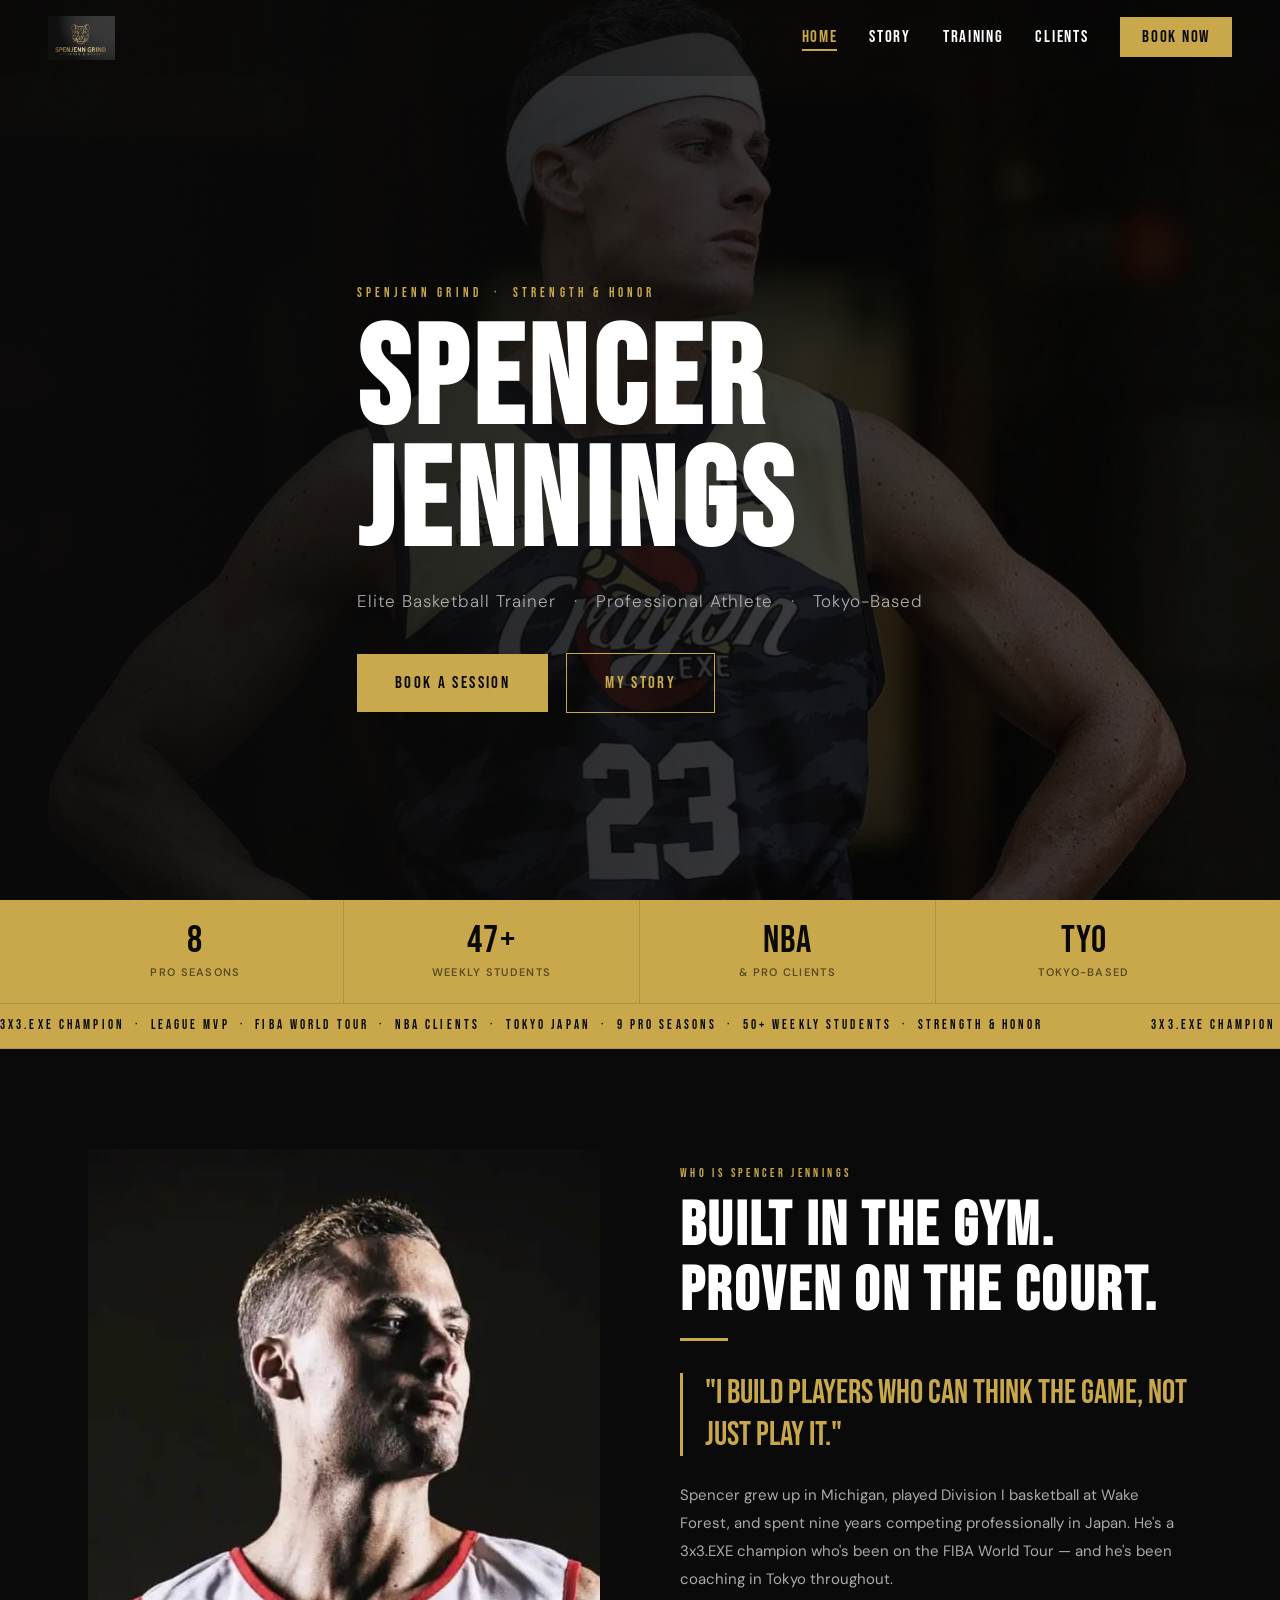
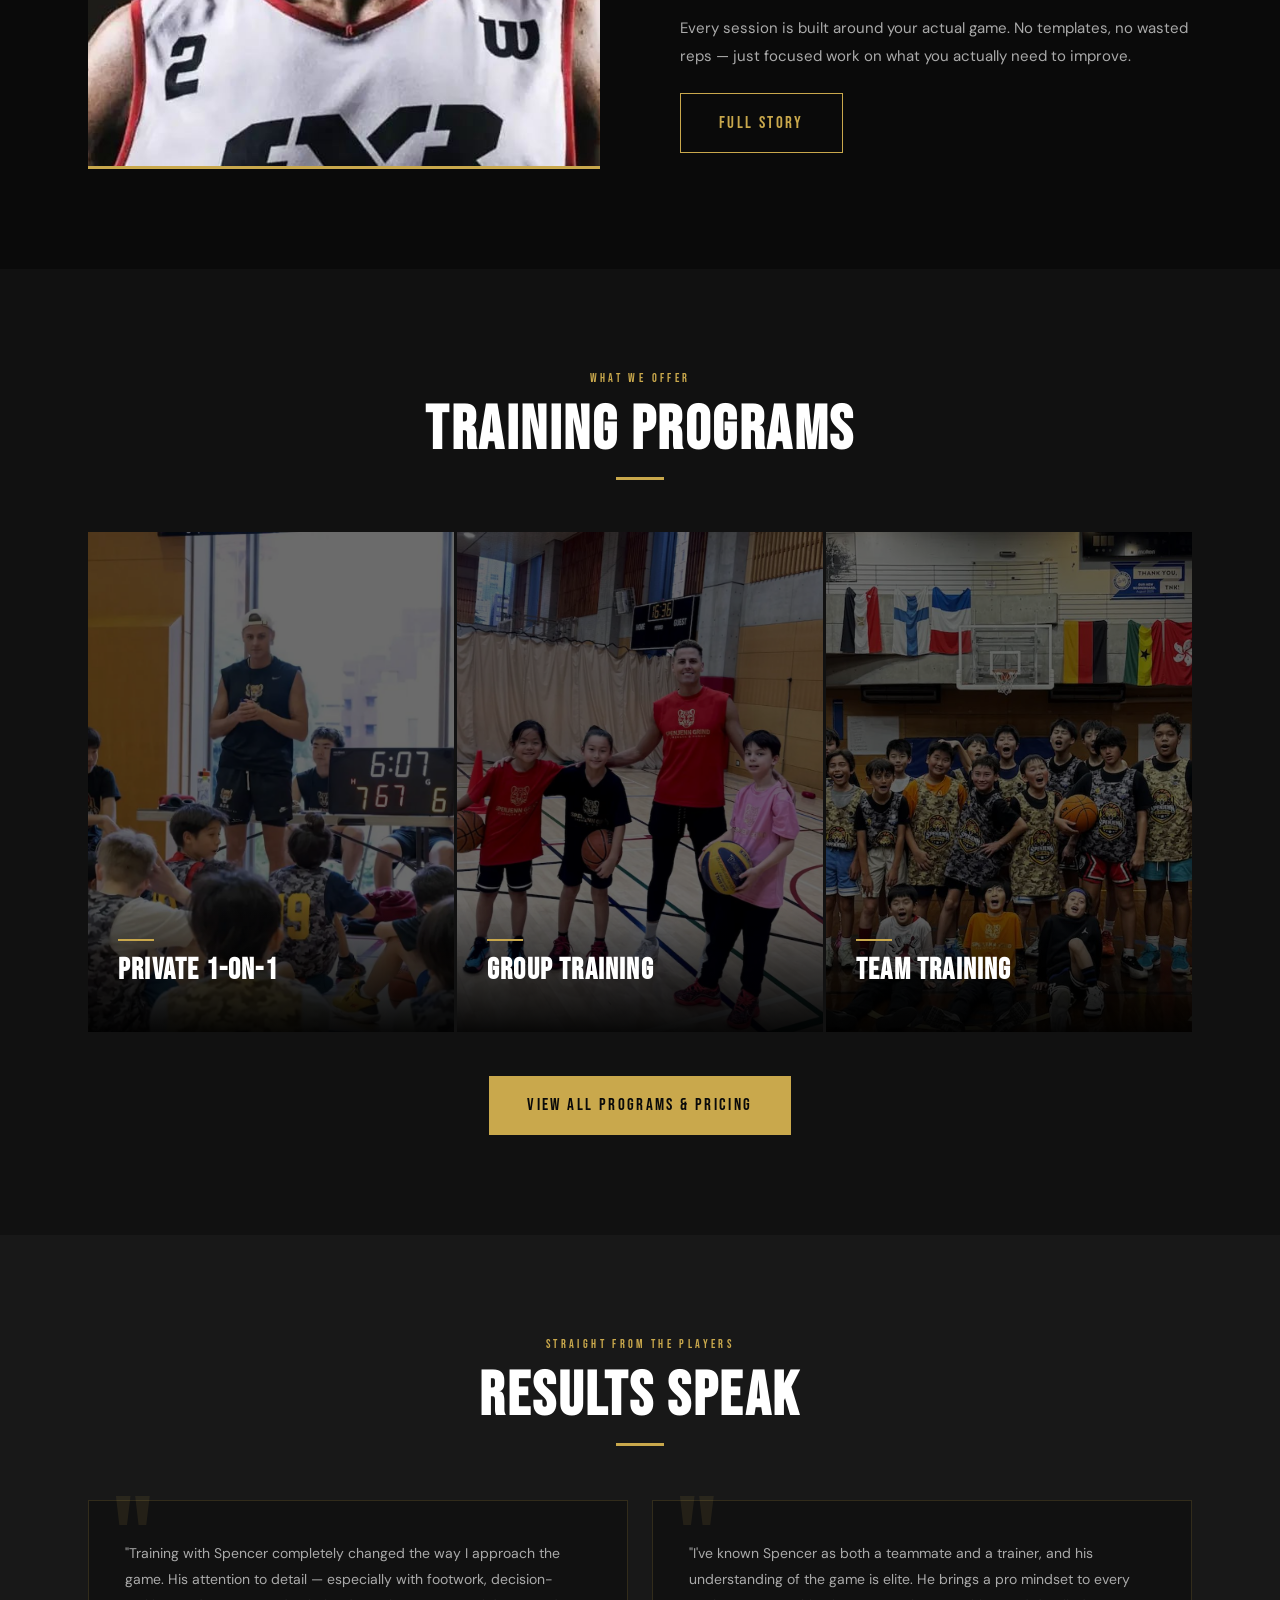
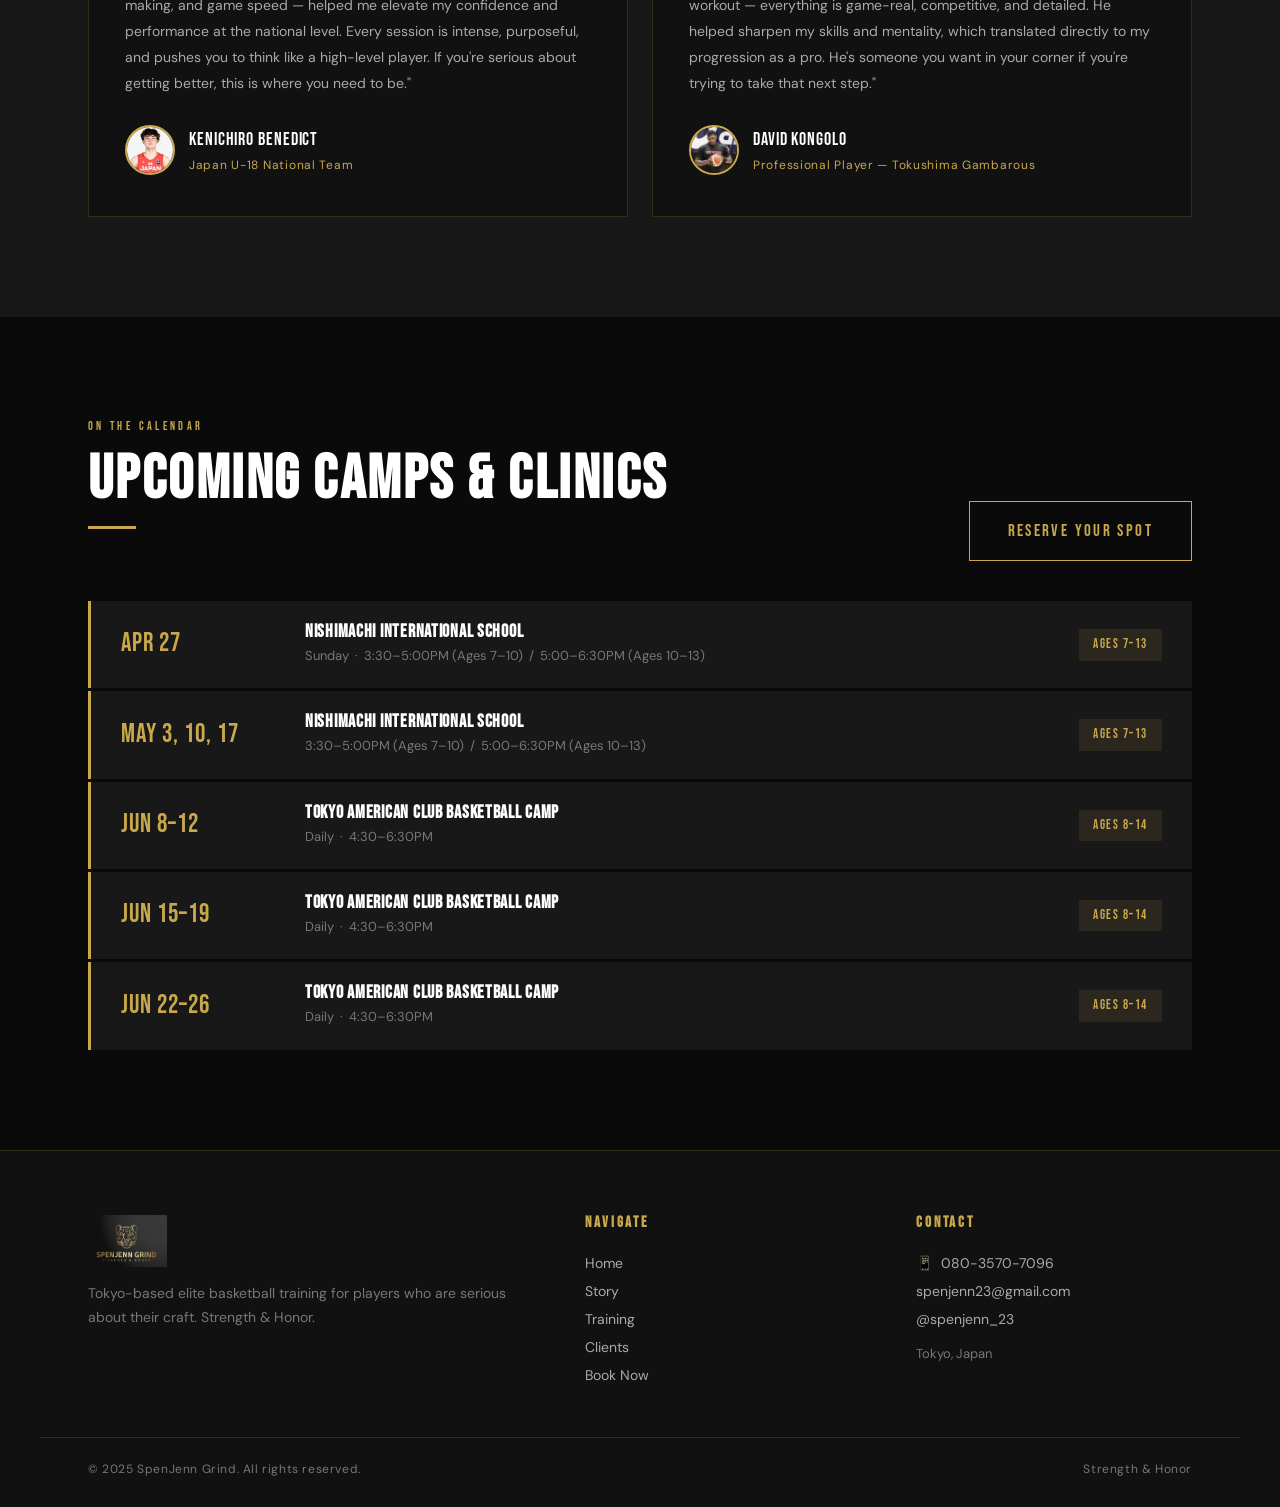
<file: index.html>
<!DOCTYPE html>
<html lang="en">
<head>
  <meta charset="UTF-8">
  <meta name="viewport" content="width=device-width, initial-scale=1.0">
  <title>Spencer Jennings — SpenJenn Grind | Elite Basketball Training Tokyo</title>
  <meta name="description" content="Spencer Jennings — Elite Basketball Trainer, 3x3.EXE Champion, and 9-season professional athlete based in Tokyo, Japan. SpenJenn Grind: Strength &amp; Honor.">
  <link rel="preconnect" href="https://fonts.googleapis.com">
  <link rel="preconnect" href="https://fonts.gstatic.com" crossorigin>
  <link rel="stylesheet" href="css/style.css">
  <link rel="icon" type="image/svg+xml" href="favicon.svg">
</head>
<body>

<!-- ── PAGE INTRO ── -->
<div class="page-intro" id="pageIntro">
  <img src="logo+tagline.jpg" alt="SpenJenn Grind">
</div>

<!-- ── FLOATING CTA ── -->
<div class="float-cta" id="floatCta">
  <a href="book.html">Book a Session</a>
</div>

<!-- ── NAV ── -->
<nav class="nav" id="nav">
  <div class="nav-inner">
    <a href="index.html" class="nav-logo">
      <img src="logo+tagline.jpg" alt="SpenJenn Grind — Strength &amp; Honor">
    </a>
    <ul class="nav-links">
      <li><a href="index.html" class="active">Home</a></li>
      <li><a href="story.html">Story</a></li>
      <li><a href="training.html">Training</a></li>
      <li><a href="clients.html">Clients</a></li>
      <li><a href="book.html" class="nav-cta-link">Book Now</a></li>
    </ul>
    <button class="nav-hamburger" id="hamburger" aria-label="Open menu">
      <span></span><span></span><span></span>
    </button>
  </div>
</nav>

<!-- ── MOBILE NAV ── -->
<div class="nav-mobile" id="mobileNav">
  <a href="index.html">Home</a>
  <a href="story.html">Story</a>
  <a href="training.html">Training</a>
  <a href="clients.html">Clients</a>
  <a href="book.html">Book Now</a>
</div>

<!-- ── HERO ── -->
<section class="hero">
  <div class="hero__bg" style="background-image: url('3x3action8.jpg');"></div>
  <div class="hero__overlay"></div>
  <div class="hero__content">
    <span class="hero__label">SpenJenn Grind &nbsp;·&nbsp; Strength &amp; Honor</span>
    <h1 class="hero__name">SPENCER<br>JENNINGS</h1>
    <p class="hero__sub">
      Elite Basketball Trainer &nbsp;&nbsp;·&nbsp;&nbsp; Professional Athlete &nbsp;&nbsp;·&nbsp;&nbsp; Tokyo-Based
    </p>
    <div class="hero__actions">
      <a href="book.html" class="btn btn--gold">Book a Session</a>
      <a href="story.html" class="btn btn--outline">My Story</a>
    </div>
  </div>
</section>

<!-- ── STATS BAR ── -->
<div class="stats-bar">
  <div class="stats-bar__inner">
    <div class="stat-item">
      <div class="stat-num" data-target="9">9</div>
      <div class="stat-lbl">Pro Seasons</div>
    </div>
    <div class="stat-item">
      <div class="stat-num" data-target="50" data-suffix="+">50+</div>
      <div class="stat-lbl">Weekly Students</div>
    </div>
    <div class="stat-item">
      <div class="stat-num">NBA</div>
      <div class="stat-lbl">&amp; Pro Clients</div>
    </div>
    <div class="stat-item">
      <div class="stat-num">TYO</div>
      <div class="stat-lbl">Tokyo-Based</div>
    </div>
  </div>
</div>

<!-- ── TICKER ── -->
<div class="ticker" aria-hidden="true">
  <div class="ticker__inner">
    <span class="ticker__text">3X3.EXE CHAMPION &nbsp;·&nbsp; LEAGUE MVP &nbsp;·&nbsp; FIBA WORLD TOUR &nbsp;·&nbsp; NBA CLIENTS &nbsp;·&nbsp; TOKYO JAPAN &nbsp;·&nbsp; 9 PRO SEASONS &nbsp;·&nbsp; 50+ WEEKLY STUDENTS &nbsp;·&nbsp; STRENGTH &amp; HONOR &nbsp;&nbsp;&nbsp;&nbsp;&nbsp;&nbsp;</span>
    <span class="ticker__text">3X3.EXE CHAMPION &nbsp;·&nbsp; LEAGUE MVP &nbsp;·&nbsp; FIBA WORLD TOUR &nbsp;·&nbsp; NBA CLIENTS &nbsp;·&nbsp; TOKYO JAPAN &nbsp;·&nbsp; 9 PRO SEASONS &nbsp;·&nbsp; 50+ WEEKLY STUDENTS &nbsp;·&nbsp; STRENGTH &amp; HONOR &nbsp;&nbsp;&nbsp;&nbsp;&nbsp;&nbsp;</span>
  </div>
</div>

<!-- ── INTRO ── -->
<section class="intro">
  <div class="intro__inner">

    <div class="intro__img-wrap fade-in">
      <img src="Headshot.jpg" alt="Spencer Jennings — 3x3 Professional Athlete" loading="lazy">
    </div>

    <div class="intro__text">
      <span class="section-label fade-in">Who Is Spencer Jennings</span>
      <h2 class="section-title fade-in d1">Built in the Gym.<br>Proven on the Court.</h2>
      <div class="gold-bar fade-in d2"></div>
      <blockquote class="fade-in d2">
        "I build players who can think the game, not just play it."
      </blockquote>
      <p class="fade-in d3">
        Spencer grew up in Michigan, played Division I basketball at Wake Forest, and spent
        nine years competing professionally in Japan. He's a 3x3.EXE champion who's been on
        the FIBA World Tour — and he's been coaching in Tokyo throughout.
      </p>
      <p class="fade-in d3">
        Every session is built around your actual game. No templates, no wasted reps —
        just focused work on what you actually need to improve.
      </p>
      <a href="story.html" class="btn btn--outline fade-in d4">Full Story</a>
    </div>

  </div>
</section>

<!-- ── TRAINING PREVIEW ── -->
<section class="training-preview">
  <div class="training-preview__head">
    <span class="section-label fade-in">What We Offer</span>
    <h2 class="section-title fade-in d1">Training Programs</h2>
    <div class="gold-bar gold-bar--center fade-in d2"></div>
  </div>

  <div class="t-cards">
    <div class="t-card fade-in">
      <div class="t-card__bg" style="background-image: url('spenchencoaching1.jpg'); background-position: center top;"></div>
      <div class="t-card__body">
        <div class="t-card__rule"></div>
        <h3 class="t-card__title">Private 1-on-1</h3>
        <p class="t-card__desc">Focused individual sessions targeting your specific weaknesses and goals. 70 minutes of pure development.</p>
      </div>
    </div>
    <div class="t-card fade-in d1">
      <div class="t-card__bg" style="background-image: url('spenjencoaching.jpg'); background-position: center top;"></div>
      <div class="t-card__body">
        <div class="t-card__rule"></div>
        <h3 class="t-card__title">Group Training</h3>
        <p class="t-card__desc">Competitive group sessions building game IQ, chemistry, and intensity. Drop-in or monthly programs available.</p>
      </div>
    </div>
    <div class="t-card fade-in d2">
      <div class="t-card__bg" style="background-image: url('spenjengroupccoaching.jpg'); background-position: center top;"></div>
      <div class="t-card__body">
        <div class="t-card__rule"></div>
        <h3 class="t-card__title">Team Training</h3>
        <p class="t-card__desc">Full team workouts built around your system. Custom programs for school and club teams.</p>
      </div>
    </div>
  </div>

  <div class="training-preview__cta">
    <a href="training.html" class="btn btn--gold fade-in">View All Programs &amp; Pricing</a>
  </div>
</section>

<!-- ── TESTIMONIALS ── -->
<section class="testimonials">
  <div class="testimonials__inner">
    <div class="testimonials__head">
      <span class="section-label fade-in">Straight From the Players</span>
      <h2 class="section-title fade-in d1">Results Speak</h2>
      <div class="gold-bar gold-bar--center fade-in d2"></div>
    </div>
    <div class="t-quotes">
      <div class="t-quote fade-in">
        <p class="t-quote__text">
          "Training with Spencer completely changed the way I approach the game. His attention to detail —
          especially with footwork, decision-making, and game speed — helped me elevate my confidence and
          performance at the national level. Every session is intense, purposeful, and pushes you to think
          like a high-level player. If you're serious about getting better, this is where you need to be."
        </p>
        <div class="t-quote__author">
          <img src="Kenny.jpg" alt="Kenichiro Benedict" loading="lazy">
          <div>
            <p class="t-quote__name">Kenichiro Benedict</p>
            <p class="t-quote__role">Japan U-18 National Team</p>
          </div>
        </div>
      </div>
      <div class="t-quote fade-in d2">
        <p class="t-quote__text">
          "I've known Spencer as both a teammate and a trainer, and his understanding of the game is elite.
          He brings a pro mindset to every workout — everything is game-real, competitive, and detailed.
          He helped sharpen my skills and mentality, which translated directly to my progression as a pro.
          He's someone you want in your corner if you're trying to take that next step."
        </p>
        <div class="t-quote__author">
          <img src="Kongolo.jpg" alt="David Kongolo" loading="lazy">
          <div>
            <p class="t-quote__name">David Kongolo</p>
            <p class="t-quote__role">Professional Player — Tokushima Gambarous</p>
          </div>
        </div>
      </div>
    </div>
  </div>
</section>

<!-- ── CAMP DATES ── -->
<section class="camp-dates section">
  <div class="camp-dates__inner">
    <div class="camp-dates__head">
      <div>
        <span class="section-label fade-in">On the Calendar</span>
        <h2 class="section-title fade-in d1">Upcoming Camps &amp; Clinics</h2>
        <div class="gold-bar fade-in d2"></div>
      </div>
      <a href="book.html" class="btn btn--outline fade-in">Reserve Your Spot</a>
    </div>

    <div class="camp-list">
      <div class="camp-item fade-in">
        <div class="camp-date">APR 27</div>
        <div class="camp-info">
          <h4>Nishimachi International School</h4>
          <p>Sunday &nbsp;·&nbsp; 3:30–5:00PM (Ages 7–10) &nbsp;/&nbsp; 5:00–6:30PM (Ages 10–13)</p>
        </div>
        <div class="camp-tag">Ages 7–13</div>
      </div>
      <div class="camp-item fade-in">
        <div class="camp-date">MAY 3, 10, 17</div>
        <div class="camp-info">
          <h4>Nishimachi International School</h4>
          <p>3:30–5:00PM (Ages 7–10) &nbsp;/&nbsp; 5:00–6:30PM (Ages 10–13)</p>
        </div>
        <div class="camp-tag">Ages 7–13</div>
      </div>
      <div class="camp-item fade-in">
        <div class="camp-date">JUN 8–12</div>
        <div class="camp-info">
          <h4>Tokyo American Club Basketball Camp</h4>
          <p>Daily &nbsp;·&nbsp; 4:30–6:30PM</p>
        </div>
        <div class="camp-tag">Ages 8–14</div>
      </div>
      <div class="camp-item fade-in">
        <div class="camp-date">JUN 15–19</div>
        <div class="camp-info">
          <h4>Tokyo American Club Basketball Camp</h4>
          <p>Daily &nbsp;·&nbsp; 4:30–6:30PM</p>
        </div>
        <div class="camp-tag">Ages 8–14</div>
      </div>
      <div class="camp-item fade-in">
        <div class="camp-date">JUN 22–26</div>
        <div class="camp-info">
          <h4>Tokyo American Club Basketball Camp</h4>
          <p>Daily &nbsp;·&nbsp; 4:30–6:30PM</p>
        </div>
        <div class="camp-tag">Ages 8–14</div>
      </div>
    </div>
  </div>
</section>

<!-- ── FOOTER ── -->
<footer class="footer">
  <div class="footer-grid">
    <div class="footer-brand">
      <a href="index.html">
        <img src="logo+tagline.jpg" alt="SpenJenn Grind">
      </a>
      <p>Tokyo-based elite basketball training for players who are serious about their craft. Strength &amp; Honor.</p>
    </div>
    <div class="footer-col">
      <h4>Navigate</h4>
      <a href="index.html">Home</a>
      <a href="story.html">Story</a>
      <a href="training.html">Training</a>
      <a href="clients.html">Clients</a>
      <a href="book.html">Book Now</a>
    </div>
    <div class="footer-col">
      <h4>Contact</h4>
      <p>📱 &nbsp;080-3570-7096</p>
      <a href="mailto:spenjenn23@gmail.com">spenjenn23@gmail.com</a>
      <a href="https://instagram.com/spenjenn_23" target="_blank" rel="noopener noreferrer">@spenjenn_23</a>
      <p style="margin-top:8px; color: var(--muted); font-size:13px;">Tokyo, Japan</p>
    </div>
  </div>
  <div class="footer-bottom">
    <p>© 2025 SpenJenn Grind. All rights reserved.</p>
    <p>Strength &amp; Honor</p>
  </div>
</footer>

<script src="js/main.js"></script>
</body>
</html>
</file>
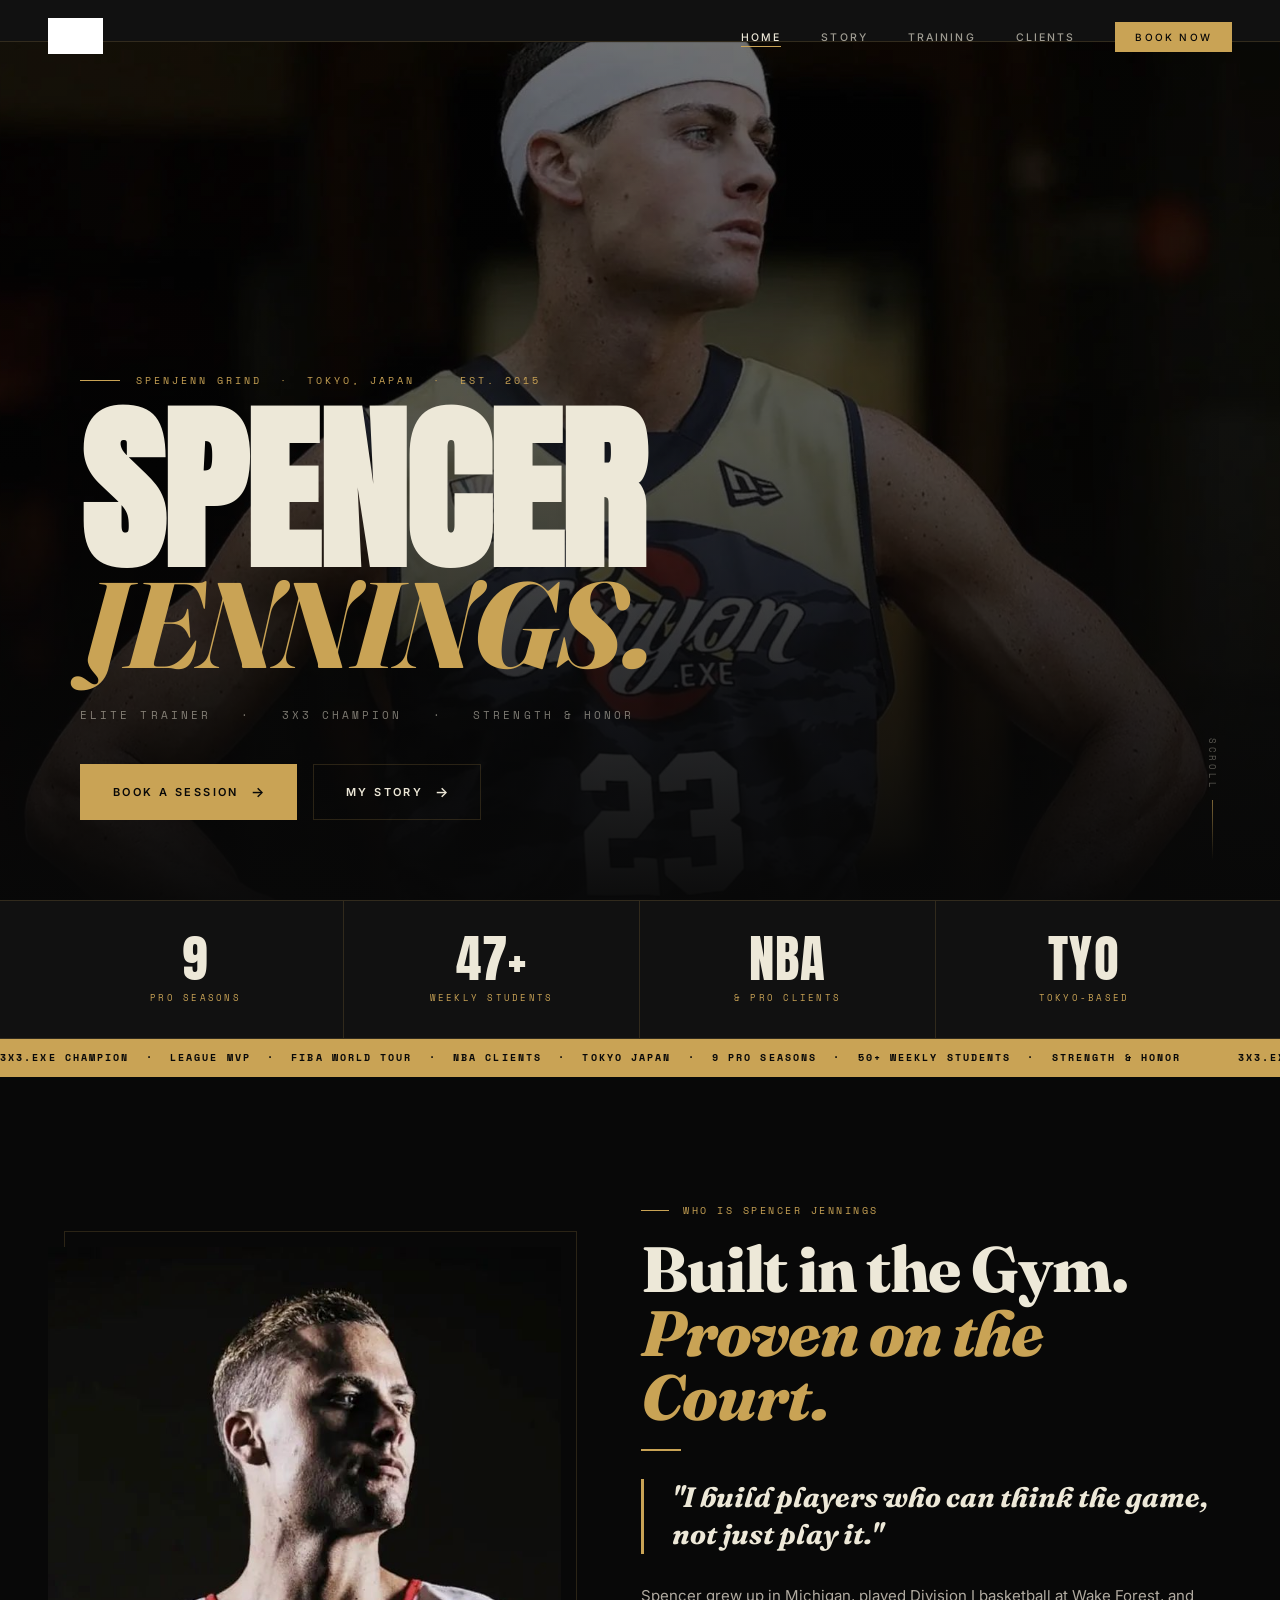
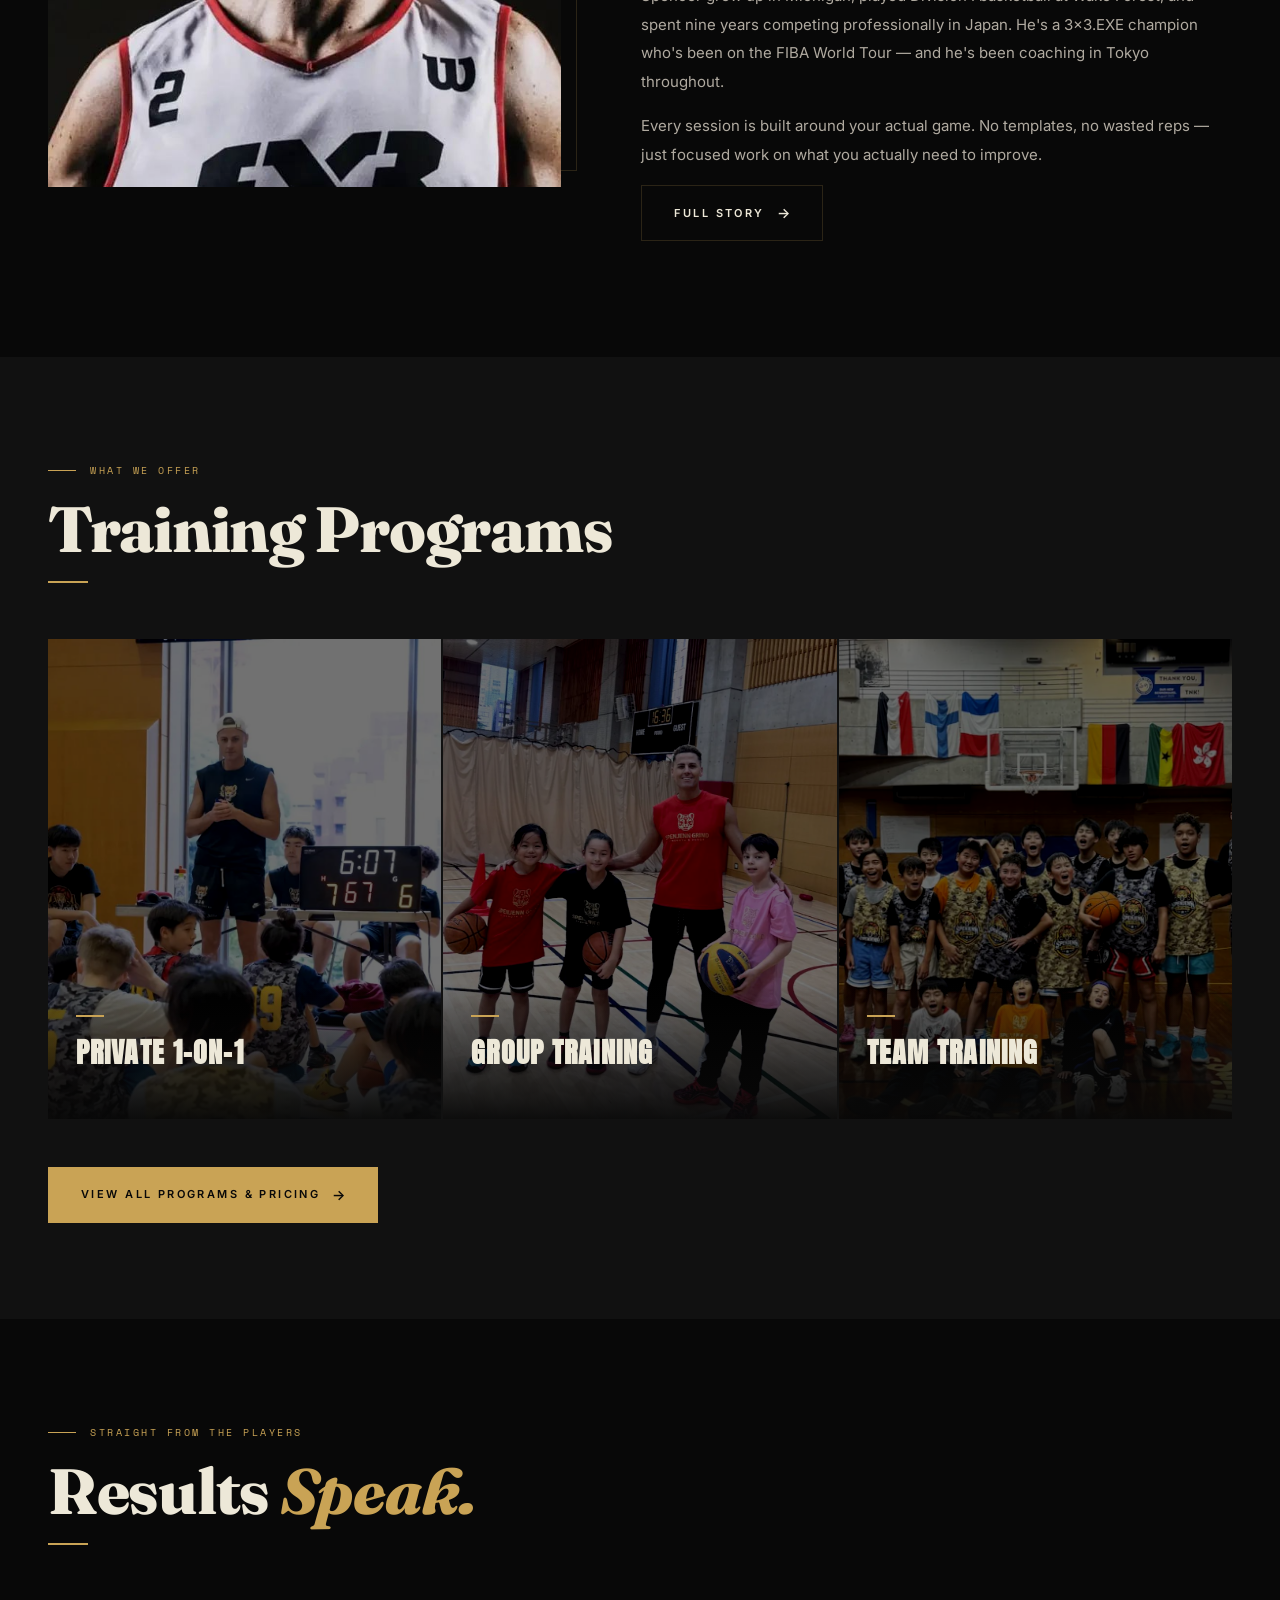
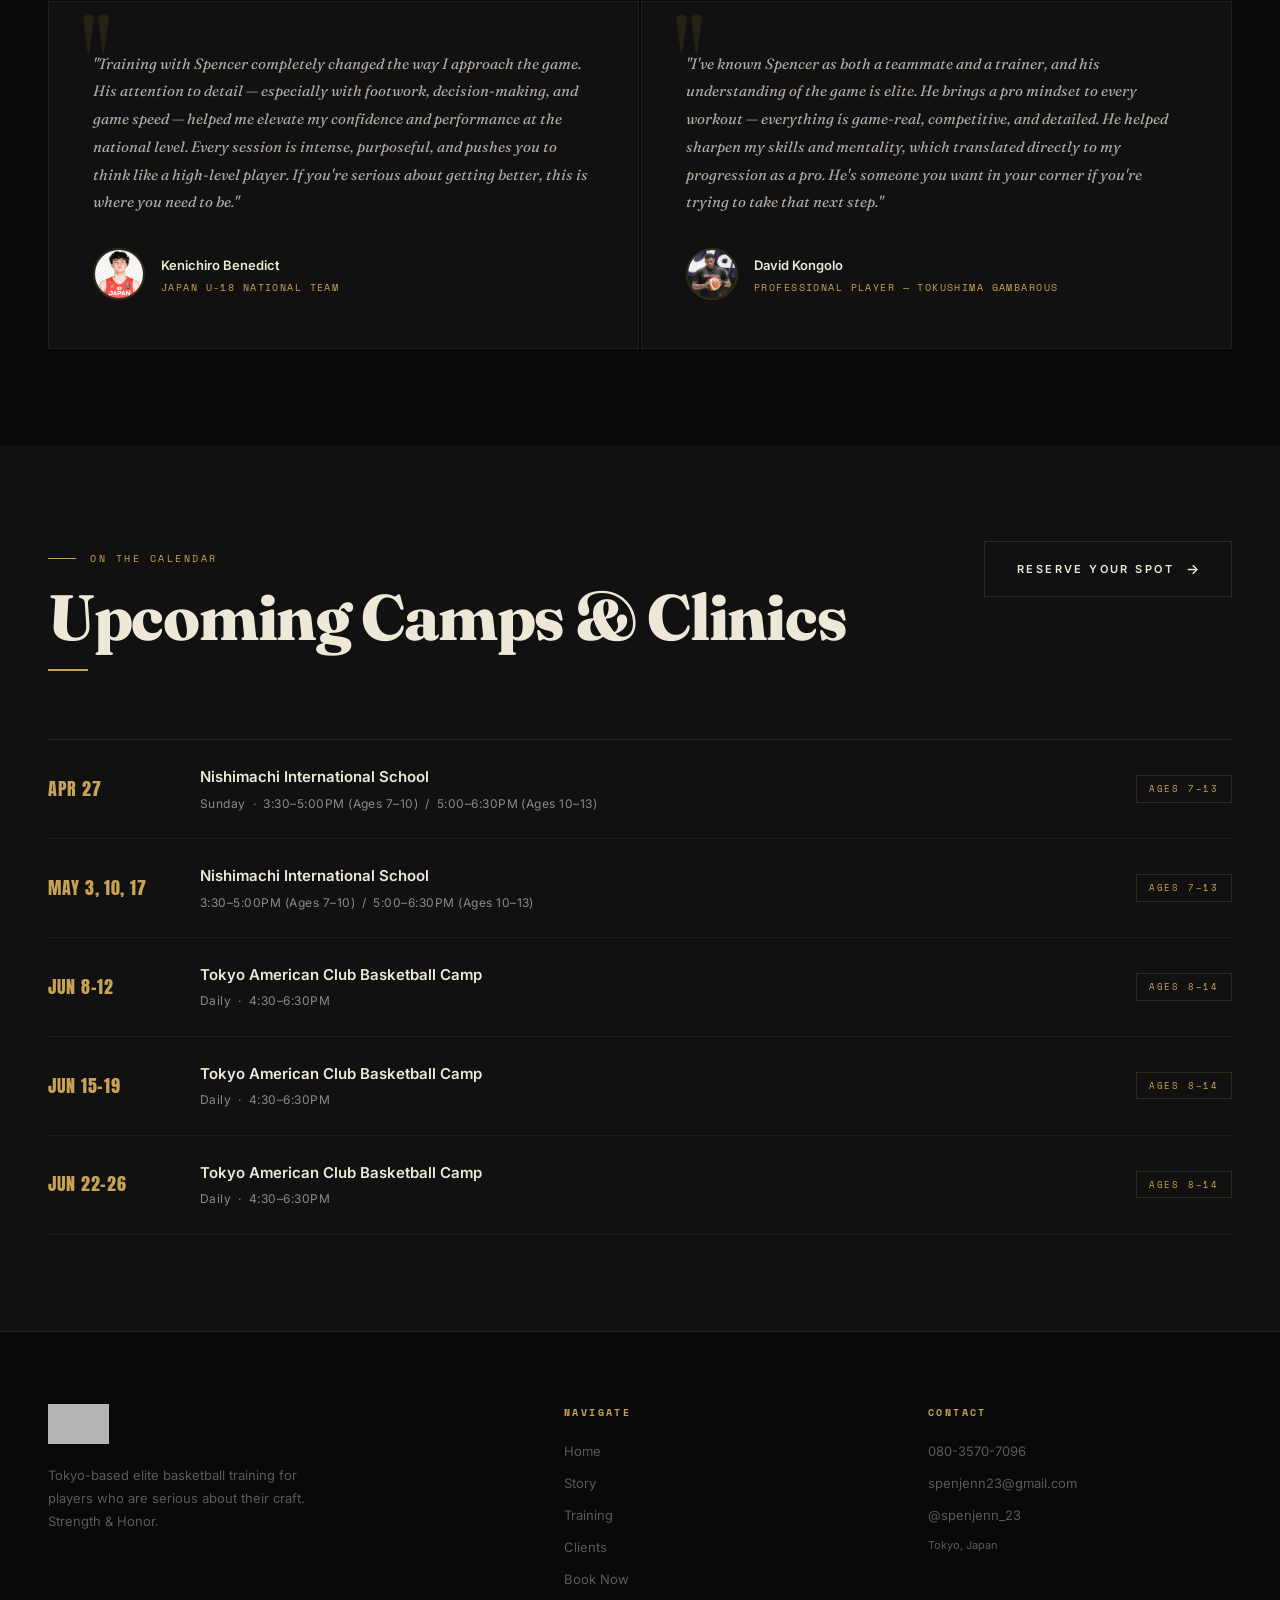
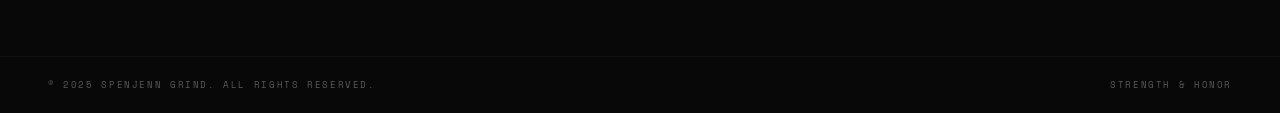
<file: SpenJenn-cop/index.html>
<!DOCTYPE html>
<html lang="en">
<head>
  <meta charset="UTF-8">
  <meta name="viewport" content="width=device-width, initial-scale=1.0">
  <title>Spencer Jennings — SpenJenn Grind | Elite Basketball Training Tokyo</title>
  <meta name="description" content="Spencer Jennings — Elite Basketball Trainer, 3x3.EXE Champion, and 9-season professional athlete based in Tokyo, Japan. SpenJenn Grind: Strength & Honor.">
  <link rel="preconnect" href="https://fonts.googleapis.com">
  <link rel="preconnect" href="https://fonts.gstatic.com" crossorigin>
  <link rel="stylesheet" href="css/style.css">
  <link rel="icon" type="image/svg+xml" href="favicon.svg">
</head>
<body>

<!-- ── PAGE INTRO ── -->
<div class="page-intro" id="pageIntro">
  <img src="logo+tagline.jpg" alt="SpenJenn Grind">
</div>

<!-- ── FLOATING CTA ── -->
<div class="float-cta" id="floatCta">
  <a href="book.html">Book a Session</a>
</div>

<!-- ── NAV ── -->
<nav class="nav" id="nav">
  <div class="nav-inner">
    <a href="index.html" class="nav-logo">
      <img src="logo+tagline.jpg" alt="SpenJenn Grind — Strength &amp; Honor">
    </a>
    <ul class="nav-links">
      <li><a href="index.html" class="active">Home</a></li>
      <li><a href="story.html">Story</a></li>
      <li><a href="training.html">Training</a></li>
      <li><a href="clients.html">Clients</a></li>
      <li><a href="book.html" class="nav-cta-link">Book Now</a></li>
    </ul>
    <button class="nav-hamburger" id="hamburger" aria-label="Open menu">
      <span></span><span></span><span></span>
    </button>
  </div>
</nav>

<!-- ── MOBILE NAV ── -->
<div class="nav-mobile" id="mobileNav">
  <a href="index.html">Home</a>
  <a href="story.html">Story</a>
  <a href="training.html">Training</a>
  <a href="clients.html">Clients</a>
  <a href="book.html">Book Now</a>
</div>

<!-- ── HERO ── -->
<section class="hero">
  <div class="hero__bg" style="background-image: url('3x3action8.jpg');"></div>
  <div class="hero__overlay"></div>
  <div class="hero__content">
    <div class="hero__eyebrow">SpenJenn Grind &nbsp;·&nbsp; Tokyo, Japan &nbsp;·&nbsp; Est. 2015</div>
    <h1 class="hero__name">
      SPENCER
      <span class="serif-line">Jennings.</span>
    </h1>
    <p class="hero__tagline">Elite Trainer &nbsp;&nbsp;·&nbsp;&nbsp; 3x3 Champion &nbsp;&nbsp;·&nbsp;&nbsp; Strength &amp; Honor</p>
    <div class="hero__actions">
      <a href="book.html" class="btn btn--gold">Book a Session</a>
      <a href="story.html" class="btn">My Story</a>
    </div>
  </div>
  <div class="hero__scroll">
    <span class="hero__scroll-text">Scroll</span>
    <div class="hero__scroll-line"></div>
  </div>
</section>

<!-- ── STATS BAR ── -->
<div class="stats-bar">
  <div class="stats-bar__inner">
    <div class="stat-item">
      <div class="stat-num" data-target="9">9</div>
      <div class="stat-lbl">Pro Seasons</div>
    </div>
    <div class="stat-item">
      <div class="stat-num" data-target="50" data-suffix="+">50+</div>
      <div class="stat-lbl">Weekly Students</div>
    </div>
    <div class="stat-item">
      <div class="stat-num">NBA</div>
      <div class="stat-lbl">&amp; Pro Clients</div>
    </div>
    <div class="stat-item">
      <div class="stat-num">TYO</div>
      <div class="stat-lbl">Tokyo-Based</div>
    </div>
  </div>
</div>

<!-- ── TICKER ── -->
<div class="ticker" aria-hidden="true">
  <div class="ticker__inner">
    <span class="ticker__text">3X3.EXE CHAMPION &nbsp;·&nbsp; LEAGUE MVP &nbsp;·&nbsp; FIBA WORLD TOUR &nbsp;·&nbsp; NBA CLIENTS &nbsp;·&nbsp; TOKYO JAPAN &nbsp;·&nbsp; 9 PRO SEASONS &nbsp;·&nbsp; 50+ WEEKLY STUDENTS &nbsp;·&nbsp; STRENGTH &amp; HONOR &nbsp;&nbsp;&nbsp;&nbsp;&nbsp;&nbsp;</span>
    <span class="ticker__text">3X3.EXE CHAMPION &nbsp;·&nbsp; LEAGUE MVP &nbsp;·&nbsp; FIBA WORLD TOUR &nbsp;·&nbsp; NBA CLIENTS &nbsp;·&nbsp; TOKYO JAPAN &nbsp;·&nbsp; 9 PRO SEASONS &nbsp;·&nbsp; 50+ WEEKLY STUDENTS &nbsp;·&nbsp; STRENGTH &amp; HONOR &nbsp;&nbsp;&nbsp;&nbsp;&nbsp;&nbsp;</span>
  </div>
</div>

<!-- ── INTRO ── -->
<section class="intro">
  <div class="intro__inner">

    <div class="intro__img-wrap fade-in">
      <img src="Headshot.jpg" alt="Spencer Jennings" loading="lazy">
    </div>

    <div class="intro__text">
      <span class="section-label fade-in">Who Is Spencer Jennings</span>
      <h2 class="section-title fade-in d1">Built in the Gym.<br><em>Proven on the Court.</em></h2>
      <div class="gold-bar fade-in d2"></div>
      <blockquote class="fade-in d2">
        "I build players who can think the game, not just play it."
      </blockquote>
      <p class="fade-in d3">
        Spencer grew up in Michigan, played Division I basketball at Wake Forest, and spent
        nine years competing professionally in Japan. He's a 3x3.EXE champion who's been on
        the FIBA World Tour — and he's been coaching in Tokyo throughout.
      </p>
      <p class="fade-in d3">
        Every session is built around your actual game. No templates, no wasted reps —
        just focused work on what you actually need to improve.
      </p>
      <a href="story.html" class="btn fade-in d4">Full Story</a>
    </div>

  </div>
</section>

<!-- ── TRAINING PREVIEW ── -->
<section class="training-preview">
  <div class="training-preview__head">
    <span class="section-label fade-in">What We Offer</span>
    <h2 class="section-title fade-in d1">Training Programs</h2>
    <div class="gold-bar fade-in d2"></div>
  </div>

  <div class="t-cards">
    <div class="t-card fade-in">
      <div class="t-card__bg" style="background-image: url('spenchencoaching1.jpg');"></div>
      <div class="t-card__body">
        <div class="t-card__rule"></div>
        <h3 class="t-card__title">Private 1-on-1</h3>
        <p class="t-card__desc">Focused individual sessions targeting your specific weaknesses and goals. 70 minutes of pure development.</p>
      </div>
    </div>
    <div class="t-card fade-in d1">
      <div class="t-card__bg" style="background-image: url('spenjencoaching.jpg');"></div>
      <div class="t-card__body">
        <div class="t-card__rule"></div>
        <h3 class="t-card__title">Group Training</h3>
        <p class="t-card__desc">Competitive group sessions building game IQ, chemistry, and intensity. Drop-in or monthly programs available.</p>
      </div>
    </div>
    <div class="t-card fade-in d2">
      <div class="t-card__bg" style="background-image: url('spenjengroupccoaching.jpg');"></div>
      <div class="t-card__body">
        <div class="t-card__rule"></div>
        <h3 class="t-card__title">Team Training</h3>
        <p class="t-card__desc">Full team workouts built around your system. Custom programs for school and club teams.</p>
      </div>
    </div>
  </div>

  <div class="training-preview__cta">
    <a href="training.html" class="btn btn--gold fade-in">View All Programs &amp; Pricing</a>
  </div>
</section>

<!-- ── TESTIMONIALS ── -->
<section class="testimonials">
  <div class="testimonials__inner">
    <div class="testimonials__head">
      <span class="section-label fade-in">Straight From the Players</span>
      <h2 class="section-title fade-in d1">Results <em>Speak.</em></h2>
      <div class="gold-bar fade-in d2"></div>
    </div>
    <div class="t-quotes">
      <div class="t-quote fade-in">
        <p class="t-quote__text">
          "Training with Spencer completely changed the way I approach the game. His attention to detail —
          especially with footwork, decision-making, and game speed — helped me elevate my confidence and
          performance at the national level. Every session is intense, purposeful, and pushes you to think
          like a high-level player. If you're serious about getting better, this is where you need to be."
        </p>
        <div class="t-quote__author">
          <img src="Kenny.jpg" alt="Kenichiro Benedict" loading="lazy">
          <div>
            <p class="t-quote__name">Kenichiro Benedict</p>
            <p class="t-quote__role">Japan U-18 National Team</p>
          </div>
        </div>
      </div>
      <div class="t-quote fade-in d2">
        <p class="t-quote__text">
          "I've known Spencer as both a teammate and a trainer, and his understanding of the game is elite.
          He brings a pro mindset to every workout — everything is game-real, competitive, and detailed.
          He helped sharpen my skills and mentality, which translated directly to my progression as a pro.
          He's someone you want in your corner if you're trying to take that next step."
        </p>
        <div class="t-quote__author">
          <img src="Kongolo.jpg" alt="David Kongolo" loading="lazy">
          <div>
            <p class="t-quote__name">David Kongolo</p>
            <p class="t-quote__role">Professional Player — Tokushima Gambarous</p>
          </div>
        </div>
      </div>
    </div>
  </div>
</section>

<!-- ── CAMP DATES ── -->
<section class="camp-dates">
  <div class="camp-dates__inner">
    <div class="camp-dates__head">
      <div>
        <span class="section-label fade-in">On the Calendar</span>
        <h2 class="section-title fade-in d1">Upcoming Camps &amp; Clinics</h2>
        <div class="gold-bar fade-in d2"></div>
      </div>
      <a href="book.html" class="btn fade-in">Reserve Your Spot</a>
    </div>

    <div class="camp-list">
      <div class="camp-item fade-in">
        <div class="camp-date">APR 27</div>
        <div class="camp-info">
          <h4>Nishimachi International School</h4>
          <p>Sunday &nbsp;·&nbsp; 3:30–5:00PM (Ages 7–10) &nbsp;/&nbsp; 5:00–6:30PM (Ages 10–13)</p>
        </div>
        <div class="camp-tag">Ages 7–13</div>
      </div>
      <div class="camp-item fade-in">
        <div class="camp-date">MAY 3, 10, 17</div>
        <div class="camp-info">
          <h4>Nishimachi International School</h4>
          <p>3:30–5:00PM (Ages 7–10) &nbsp;/&nbsp; 5:00–6:30PM (Ages 10–13)</p>
        </div>
        <div class="camp-tag">Ages 7–13</div>
      </div>
      <div class="camp-item fade-in">
        <div class="camp-date">JUN 8–12</div>
        <div class="camp-info">
          <h4>Tokyo American Club Basketball Camp</h4>
          <p>Daily &nbsp;·&nbsp; 4:30–6:30PM</p>
        </div>
        <div class="camp-tag">Ages 8–14</div>
      </div>
      <div class="camp-item fade-in">
        <div class="camp-date">JUN 15–19</div>
        <div class="camp-info">
          <h4>Tokyo American Club Basketball Camp</h4>
          <p>Daily &nbsp;·&nbsp; 4:30–6:30PM</p>
        </div>
        <div class="camp-tag">Ages 8–14</div>
      </div>
      <div class="camp-item fade-in">
        <div class="camp-date">JUN 22–26</div>
        <div class="camp-info">
          <h4>Tokyo American Club Basketball Camp</h4>
          <p>Daily &nbsp;·&nbsp; 4:30–6:30PM</p>
        </div>
        <div class="camp-tag">Ages 8–14</div>
      </div>
    </div>
  </div>
</section>

<!-- ── FOOTER ── -->
<footer class="footer">
  <div class="footer-grid">
    <div class="footer-brand">
      <a href="index.html">
        <img src="logo+tagline.jpg" alt="SpenJenn Grind">
      </a>
      <p>Tokyo-based elite basketball training for players who are serious about their craft. Strength &amp; Honor.</p>
    </div>
    <div class="footer-col">
      <h4>Navigate</h4>
      <a href="index.html">Home</a>
      <a href="story.html">Story</a>
      <a href="training.html">Training</a>
      <a href="clients.html">Clients</a>
      <a href="book.html">Book Now</a>
    </div>
    <div class="footer-col">
      <h4>Contact</h4>
      <p>080-3570-7096</p>
      <a href="mailto:spenjenn23@gmail.com">spenjenn23@gmail.com</a>
      <a href="https://instagram.com/spenjenn_23" target="_blank" rel="noopener noreferrer">@spenjenn_23</a>
      <p style="margin-top:8px; font-size:11px; color: var(--muted);">Tokyo, Japan</p>
    </div>
  </div>
  <div class="footer-bottom">
    <p>© 2025 SpenJenn Grind. All rights reserved.</p>
    <p>Strength &amp; Honor</p>
  </div>
</footer>

<script src="js/main.js"></script>
</body>
</html>
</file>
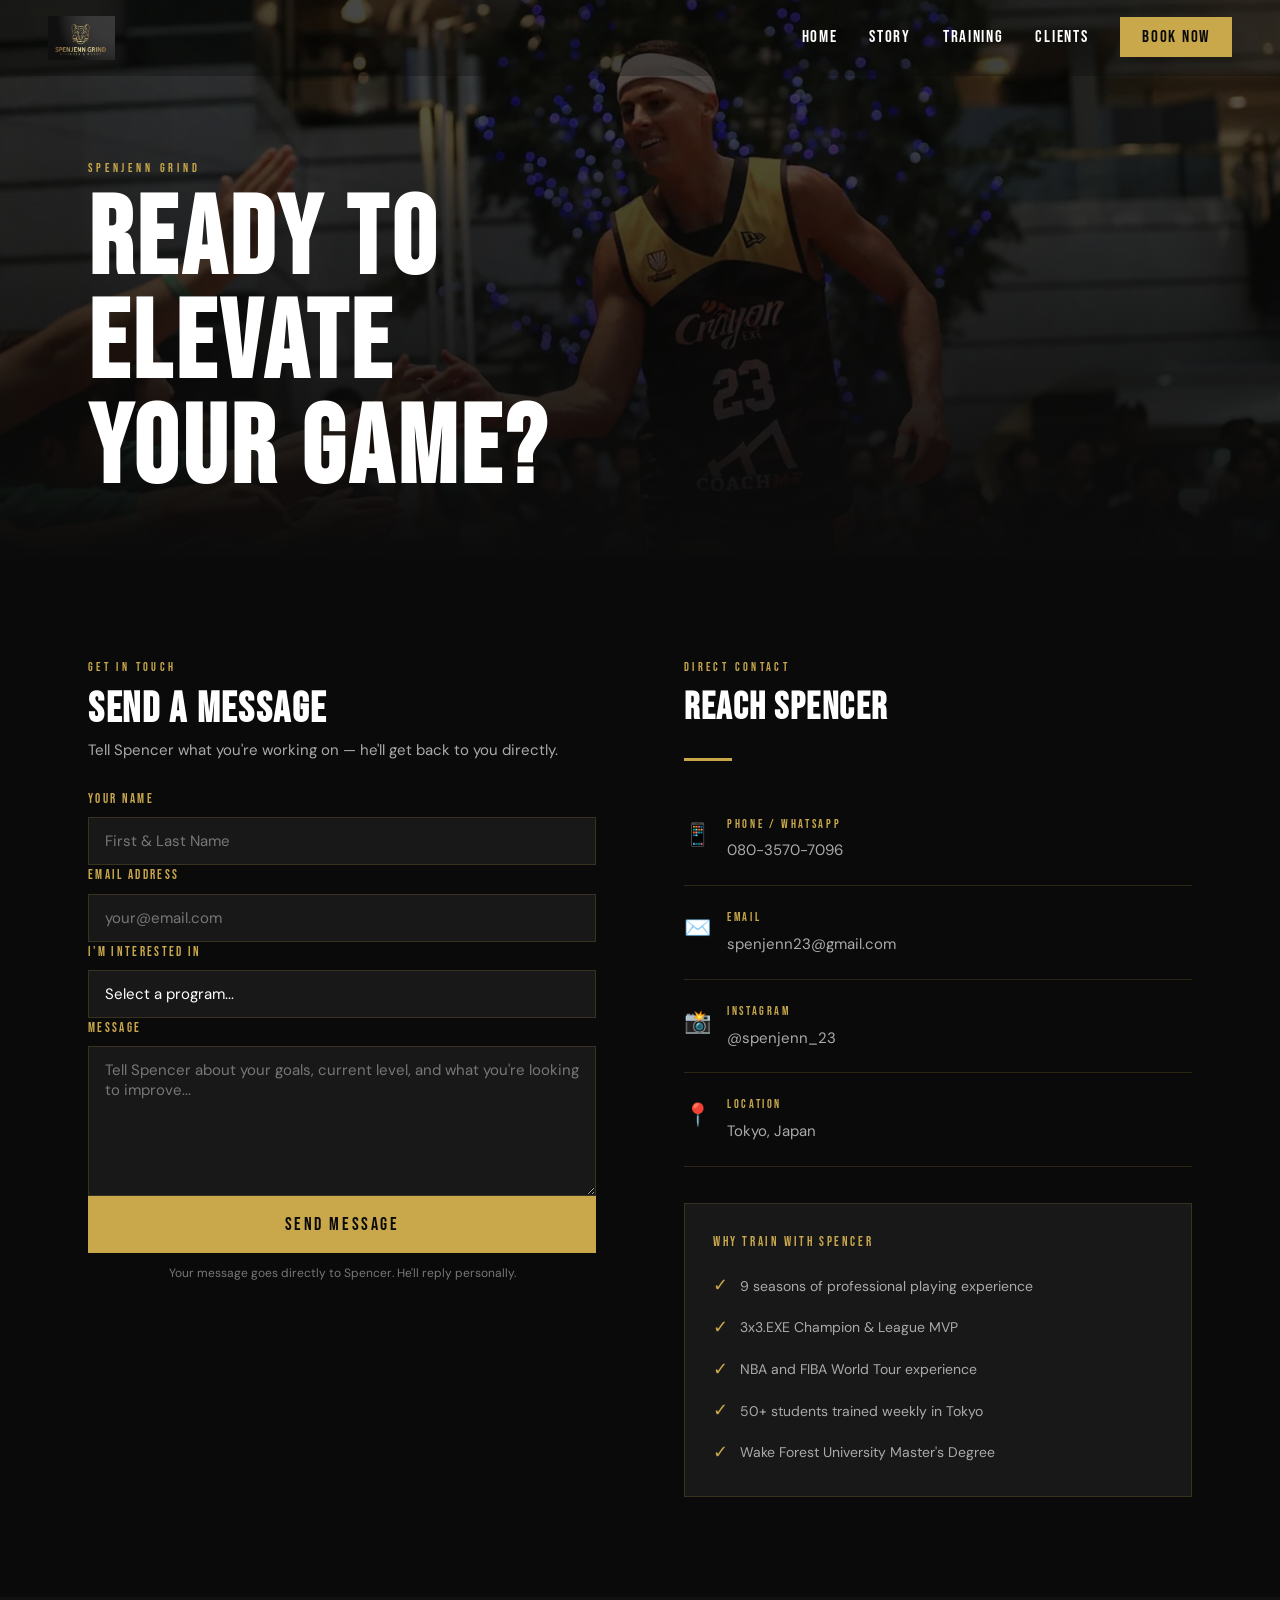
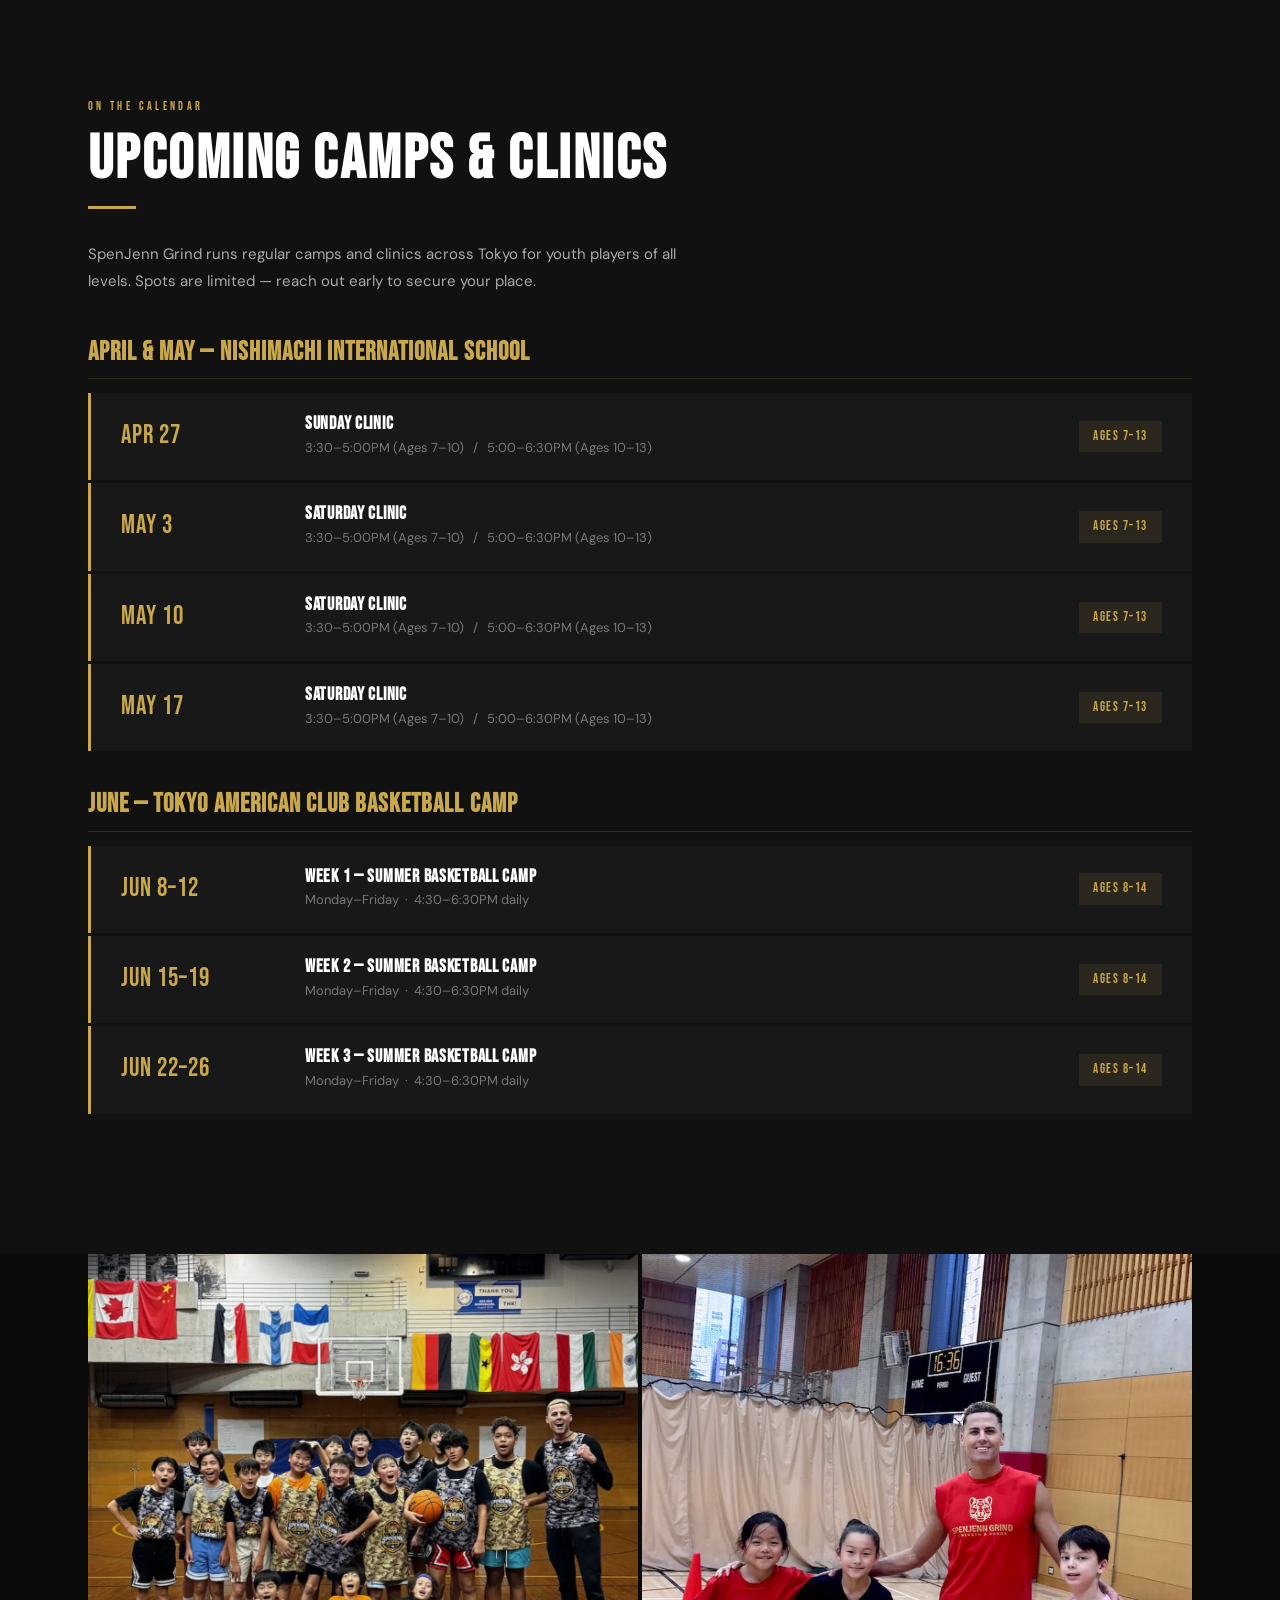
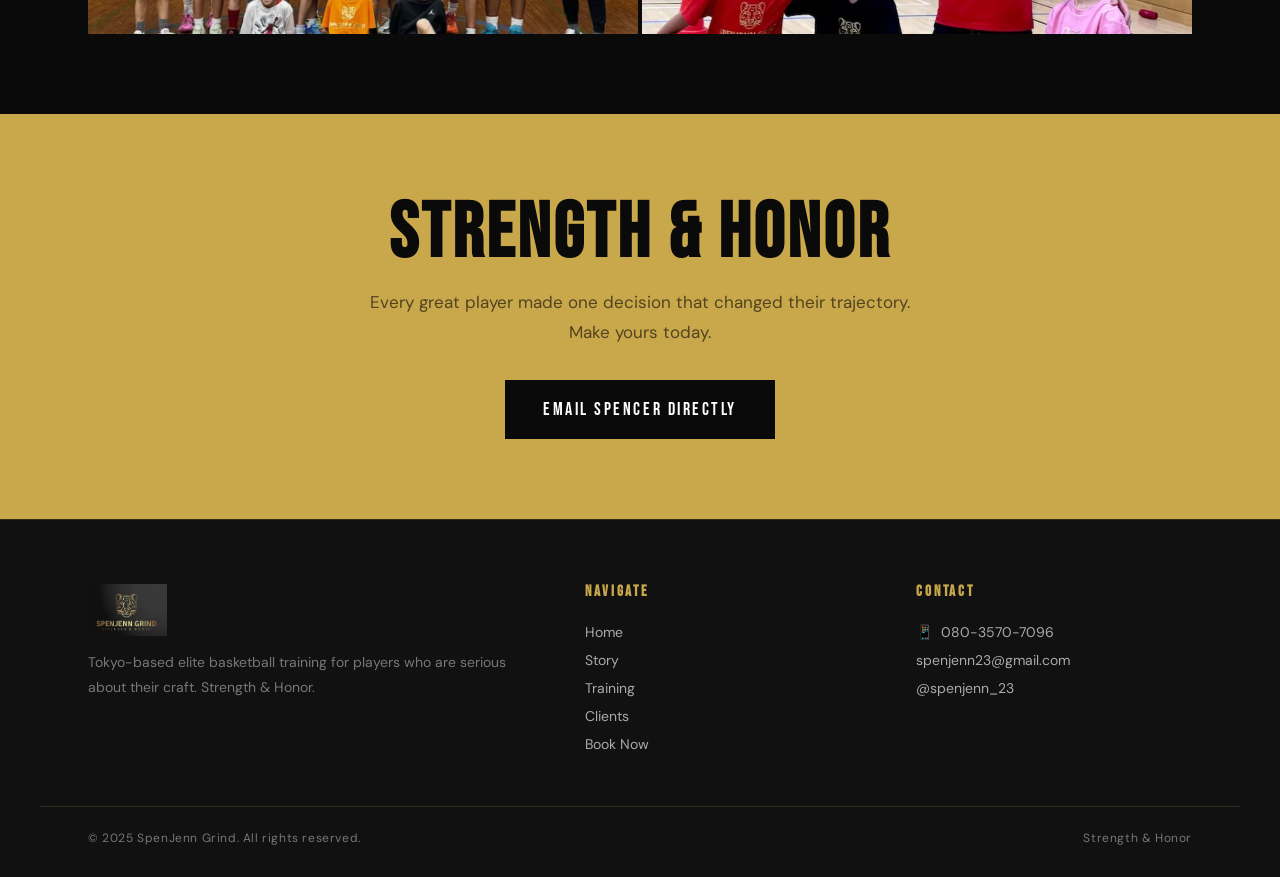
<file: book.html>
<!DOCTYPE html>
<html lang="en">
<head>
  <meta charset="UTF-8">
  <meta name="viewport" content="width=device-width, initial-scale=1.0">
  <title>Book a Session — Spencer Jennings | SpenJenn Grind</title>
  <meta name="description" content="Book a private, group, or team training session with Spencer Jennings in Tokyo. View upcoming camps and clinics at Nishimachi International School and Tokyo American Club.">
  <link rel="preconnect" href="https://fonts.googleapis.com">
  <link rel="preconnect" href="https://fonts.gstatic.com" crossorigin>
  <link rel="stylesheet" href="css/style.css">
  <link rel="icon" type="image/svg+xml" href="favicon.svg">
</head>
<body>

<!-- ── PAGE INTRO ── -->
<div class="page-intro" id="pageIntro">
  <img src="logo+tagline.jpg" alt="SpenJenn Grind">
</div>

<!-- ── NAV ── -->
<nav class="nav scrolled" id="nav">
  <div class="nav-inner">
    <a href="index.html" class="nav-logo">
      <img src="logo+tagline.jpg" alt="SpenJenn Grind">
    </a>
    <ul class="nav-links">
      <li><a href="index.html">Home</a></li>
      <li><a href="story.html">Story</a></li>
      <li><a href="training.html">Training</a></li>
      <li><a href="clients.html">Clients</a></li>
      <li><a href="book.html" class="nav-cta-link active">Book Now</a></li>
    </ul>
    <button class="nav-hamburger" id="hamburger" aria-label="Open menu">
      <span></span><span></span><span></span>
    </button>
  </div>
</nav>

<!-- ── MOBILE NAV ── -->
<div class="nav-mobile" id="mobileNav">
  <a href="index.html">Home</a>
  <a href="story.html">Story</a>
  <a href="training.html">Training</a>
  <a href="clients.html">Clients</a>
  <a href="book.html">Book Now</a>
</div>

<!-- ── PAGE HERO ── -->
<header class="page-hero" style="padding-top: var(--nav-h);">
  <div class="page-hero__bg" style="background-image: url('3x3action4.jpg'); background-position: center 30%;"></div>
  <div class="page-hero__gradient"></div>
  <div class="page-hero__content container">
    <span class="page-hero__label">SpenJenn Grind</span>
    <h1 class="page-hero__title">READY TO<br>ELEVATE<br>YOUR GAME?</h1>
  </div>
</header>

<!-- ── CONTACT + FORM ── -->
<section class="book-section section">
  <div class="book-section__inner">

    <!-- FORM -->
    <div class="contact-form">
      <div class="form-head fade-in">
        <span class="section-label">Get in Touch</span>
        <h2>Send a Message</h2>
        <p>Tell Spencer what you're working on — he'll get back to you directly.</p>
      </div>

      <!-- Sign up free at formspree.io, create a form, then replace YOUR_FORM_ID below -->
      <form action="https://formspree.io/f/YOUR_FORM_ID" method="POST" class="fade-in d1">
        <input type="hidden" name="_subject" value="New training inquiry — SpenJenn Grind">

        <div class="form-group">
          <label for="name">Your Name</label>
          <input type="text" id="name" name="Name" placeholder="First &amp; Last Name" required>
        </div>

        <div class="form-group">
          <label for="email">Email Address</label>
          <input type="email" id="email" name="Email" placeholder="your@email.com" required>
        </div>

        <div class="form-group">
          <label for="interest">I'm Interested In</label>
          <select id="interest" name="Interest" style="background: var(--charcoal); border: 1px solid var(--border); color: var(--white); padding: 13px 16px; font-family: 'DM Sans', sans-serif; font-size: 15px; outline: none; width: 100%; transition: border-color 0.2s; appearance: none; cursor: pointer;">
            <option value="" disabled selected>Select a program...</option>
            <option value="Private 1-on-1">Private 1-on-1 Training</option>
            <option value="Group Drop-in">Group Drop-In Session</option>
            <option value="Monthly Group">Monthly Group Program</option>
            <option value="Team Training">Team Training</option>
            <option value="Camp / Clinic">Camp or Clinic</option>
            <option value="Other">Other / General Inquiry</option>
          </select>
        </div>

        <div class="form-group">
          <label for="message">Message</label>
          <textarea id="message" name="Message" placeholder="Tell Spencer about your goals, current level, and what you're looking to improve..." required></textarea>
        </div>

        <button type="submit" class="btn btn--gold" style="width: 100%; font-size: 18px; padding: 18px;">
          Send Message
        </button>

        <p style="font-size: 12px; color: var(--muted); margin-top: 10px; text-align: center; line-height: 1.7;">
          Your message goes directly to Spencer. He'll reply personally.
        </p>

      </form>
    </div>

    <!-- CONTACT INFO -->
    <div class="contact-info fade-in d2">
      <span class="section-label">Direct Contact</span>
      <h3>Reach Spencer</h3>
      <div class="gold-bar"></div>

      <div class="contact-detail">
        <div class="cd-icon">📱</div>
        <div>
          <p class="cd-label">Phone / WhatsApp</p>
          <p class="cd-value"><a href="tel:+810803570-7096">080-3570-7096</a></p>
        </div>
      </div>

      <div class="contact-detail">
        <div class="cd-icon">✉️</div>
        <div>
          <p class="cd-label">Email</p>
          <p class="cd-value"><a href="mailto:spenjenn23@gmail.com">spenjenn23@gmail.com</a></p>
        </div>
      </div>

      <div class="contact-detail">
        <div class="cd-icon">📸</div>
        <div>
          <p class="cd-label">Instagram</p>
          <p class="cd-value"><a href="https://instagram.com/spenjenn_23" target="_blank" rel="noopener noreferrer">@spenjenn_23</a></p>
        </div>
      </div>

      <div class="contact-detail">
        <div class="cd-icon">📍</div>
        <div>
          <p class="cd-label">Location</p>
          <p class="cd-value">Tokyo, Japan</p>
        </div>
      </div>

      <!-- Quick stats reminder -->
      <div style="background: var(--charcoal); border: 1px solid var(--border); padding: 28px; margin-top: 36px;">
        <p style="font-family: 'Bebas Neue', sans-serif; font-size: 13px; letter-spacing: 0.2em; color: var(--gold); margin-bottom: 18px;">Why Train With Spencer</p>
        <div style="display: flex; flex-direction: column; gap: 12px;">
          <div style="display: flex; align-items: center; gap: 12px;">
            <span style="color: var(--gold); font-size: 18px;">✓</span>
            <p style="font-size: 14px; color: var(--muted-2);">9 seasons of professional playing experience</p>
          </div>
          <div style="display: flex; align-items: center; gap: 12px;">
            <span style="color: var(--gold); font-size: 18px;">✓</span>
            <p style="font-size: 14px; color: var(--muted-2);">3x3.EXE Champion &amp; League MVP</p>
          </div>
          <div style="display: flex; align-items: center; gap: 12px;">
            <span style="color: var(--gold); font-size: 18px;">✓</span>
            <p style="font-size: 14px; color: var(--muted-2);">NBA and FIBA World Tour experience</p>
          </div>
          <div style="display: flex; align-items: center; gap: 12px;">
            <span style="color: var(--gold); font-size: 18px;">✓</span>
            <p style="font-size: 14px; color: var(--muted-2);">50+ students trained weekly in Tokyo</p>
          </div>
          <div style="display: flex; align-items: center; gap: 12px;">
            <span style="color: var(--gold); font-size: 18px;">✓</span>
            <p style="font-size: 14px; color: var(--muted-2);">Wake Forest University Master's Degree</p>
          </div>
        </div>
      </div>

    </div>

  </div>
</section>

<!-- ── CAMP SCHEDULE ── -->
<section class="camp-schedule">
  <div class="camp-schedule__inner">
    <div class="camp-schedule__head">
      <span class="section-label fade-in">On the Calendar</span>
      <h2 class="section-title fade-in d1">Upcoming Camps &amp; Clinics</h2>
      <div class="gold-bar fade-in d2"></div>
      <p class="fade-in d2" style="color: var(--muted-2); font-size: 15px; line-height: 1.8; max-width: 600px;">
        SpenJenn Grind runs regular camps and clinics across Tokyo for youth players of all levels.
        Spots are limited — reach out early to secure your place.
      </p>
    </div>

    <!-- April / May -->
    <div class="camp-group fade-in">
      <h3>April &amp; May — Nishimachi International School</h3>
      <div class="camp-list">
        <div class="camp-item">
          <div class="camp-date">APR 27</div>
          <div class="camp-info">
            <h4>Sunday Clinic</h4>
            <p>3:30–5:00PM (Ages 7–10) &nbsp;&nbsp;/&nbsp;&nbsp; 5:00–6:30PM (Ages 10–13)</p>
          </div>
          <div class="camp-tag">Ages 7–13</div>
        </div>
        <div class="camp-item">
          <div class="camp-date">MAY 3</div>
          <div class="camp-info">
            <h4>Saturday Clinic</h4>
            <p>3:30–5:00PM (Ages 7–10) &nbsp;&nbsp;/&nbsp;&nbsp; 5:00–6:30PM (Ages 10–13)</p>
          </div>
          <div class="camp-tag">Ages 7–13</div>
        </div>
        <div class="camp-item">
          <div class="camp-date">MAY 10</div>
          <div class="camp-info">
            <h4>Saturday Clinic</h4>
            <p>3:30–5:00PM (Ages 7–10) &nbsp;&nbsp;/&nbsp;&nbsp; 5:00–6:30PM (Ages 10–13)</p>
          </div>
          <div class="camp-tag">Ages 7–13</div>
        </div>
        <div class="camp-item">
          <div class="camp-date">MAY 17</div>
          <div class="camp-info">
            <h4>Saturday Clinic</h4>
            <p>3:30–5:00PM (Ages 7–10) &nbsp;&nbsp;/&nbsp;&nbsp; 5:00–6:30PM (Ages 10–13)</p>
          </div>
          <div class="camp-tag">Ages 7–13</div>
        </div>
      </div>
    </div>

    <!-- June -->
    <div class="camp-group fade-in">
      <h3>June — Tokyo American Club Basketball Camp</h3>
      <div class="camp-list">
        <div class="camp-item">
          <div class="camp-date">JUN 8–12</div>
          <div class="camp-info">
            <h4>Week 1 — Summer Basketball Camp</h4>
            <p>Monday–Friday &nbsp;·&nbsp; 4:30–6:30PM daily</p>
          </div>
          <div class="camp-tag">Ages 8–14</div>
        </div>
        <div class="camp-item">
          <div class="camp-date">JUN 15–19</div>
          <div class="camp-info">
            <h4>Week 2 — Summer Basketball Camp</h4>
            <p>Monday–Friday &nbsp;·&nbsp; 4:30–6:30PM daily</p>
          </div>
          <div class="camp-tag">Ages 8–14</div>
        </div>
        <div class="camp-item">
          <div class="camp-date">JUN 22–26</div>
          <div class="camp-info">
            <h4>Week 3 — Summer Basketball Camp</h4>
            <p>Monday–Friday &nbsp;·&nbsp; 4:30–6:30PM daily</p>
          </div>
          <div class="camp-tag">Ages 8–14</div>
        </div>
      </div>
    </div>

  </div>
</section>

<!-- ── CAMP PHOTO ── -->
<div style="max-width: var(--max-w); margin: 0 auto; padding: 0 48px 80px;">
  <div style="display: grid; grid-template-columns: 1fr 1fr; gap: 4px;" class="fade-in">
    <div style="overflow:hidden; height:380px;">
      <img src="spenjengroupccoaching.jpg" alt="SpenJenn Grind camp group" loading="lazy"
           style="width:100%; height:100%; object-fit:cover; object-position:center top;">
    </div>
    <div style="overflow:hidden; height:380px;">
      <img src="spenjencoaching.jpg" alt="Spencer Jennings with young players" loading="lazy"
           style="width:100%; height:100%; object-fit:cover; object-position:center top;">
    </div>
  </div>
</div>

<!-- ── FINAL CTA BANNER ── -->
<section style="background: var(--gold); padding: 80px 48px; text-align: center;">
  <h2 style="font-size: clamp(36px, 6vw, 80px); color: var(--black); margin-bottom: 14px;">
    Strength &amp; Honor
  </h2>
  <p style="color: rgba(0,0,0,0.6); font-size: 17px; max-width: 540px; margin: 0 auto 32px; line-height: 1.75;">
    Every great player made one decision that changed their trajectory.
    Make yours today.
  </p>
  <a href="mailto:spenjenn23@gmail.com" class="btn" style="background: var(--black); color: var(--white); font-size: 18px; letter-spacing: 0.14em;">
    Email Spencer Directly
  </a>
</section>

<!-- ── FOOTER ── -->
<footer class="footer">
  <div class="footer-grid">
    <div class="footer-brand">
      <a href="index.html"><img src="logo+tagline.jpg" alt="SpenJenn Grind"></a>
      <p>Tokyo-based elite basketball training for players who are serious about their craft. Strength &amp; Honor.</p>
    </div>
    <div class="footer-col">
      <h4>Navigate</h4>
      <a href="index.html">Home</a>
      <a href="story.html">Story</a>
      <a href="training.html">Training</a>
      <a href="clients.html">Clients</a>
      <a href="book.html">Book Now</a>
    </div>
    <div class="footer-col">
      <h4>Contact</h4>
      <p>📱 &nbsp;080-3570-7096</p>
      <a href="mailto:spenjenn23@gmail.com">spenjenn23@gmail.com</a>
      <a href="https://instagram.com/spenjenn_23" target="_blank" rel="noopener noreferrer">@spenjenn_23</a>
    </div>
  </div>
  <div class="footer-bottom">
    <p>© 2025 SpenJenn Grind. All rights reserved.</p>
    <p>Strength &amp; Honor</p>
  </div>
</footer>

<script src="js/main.js"></script>
</body>
</html>
</file>
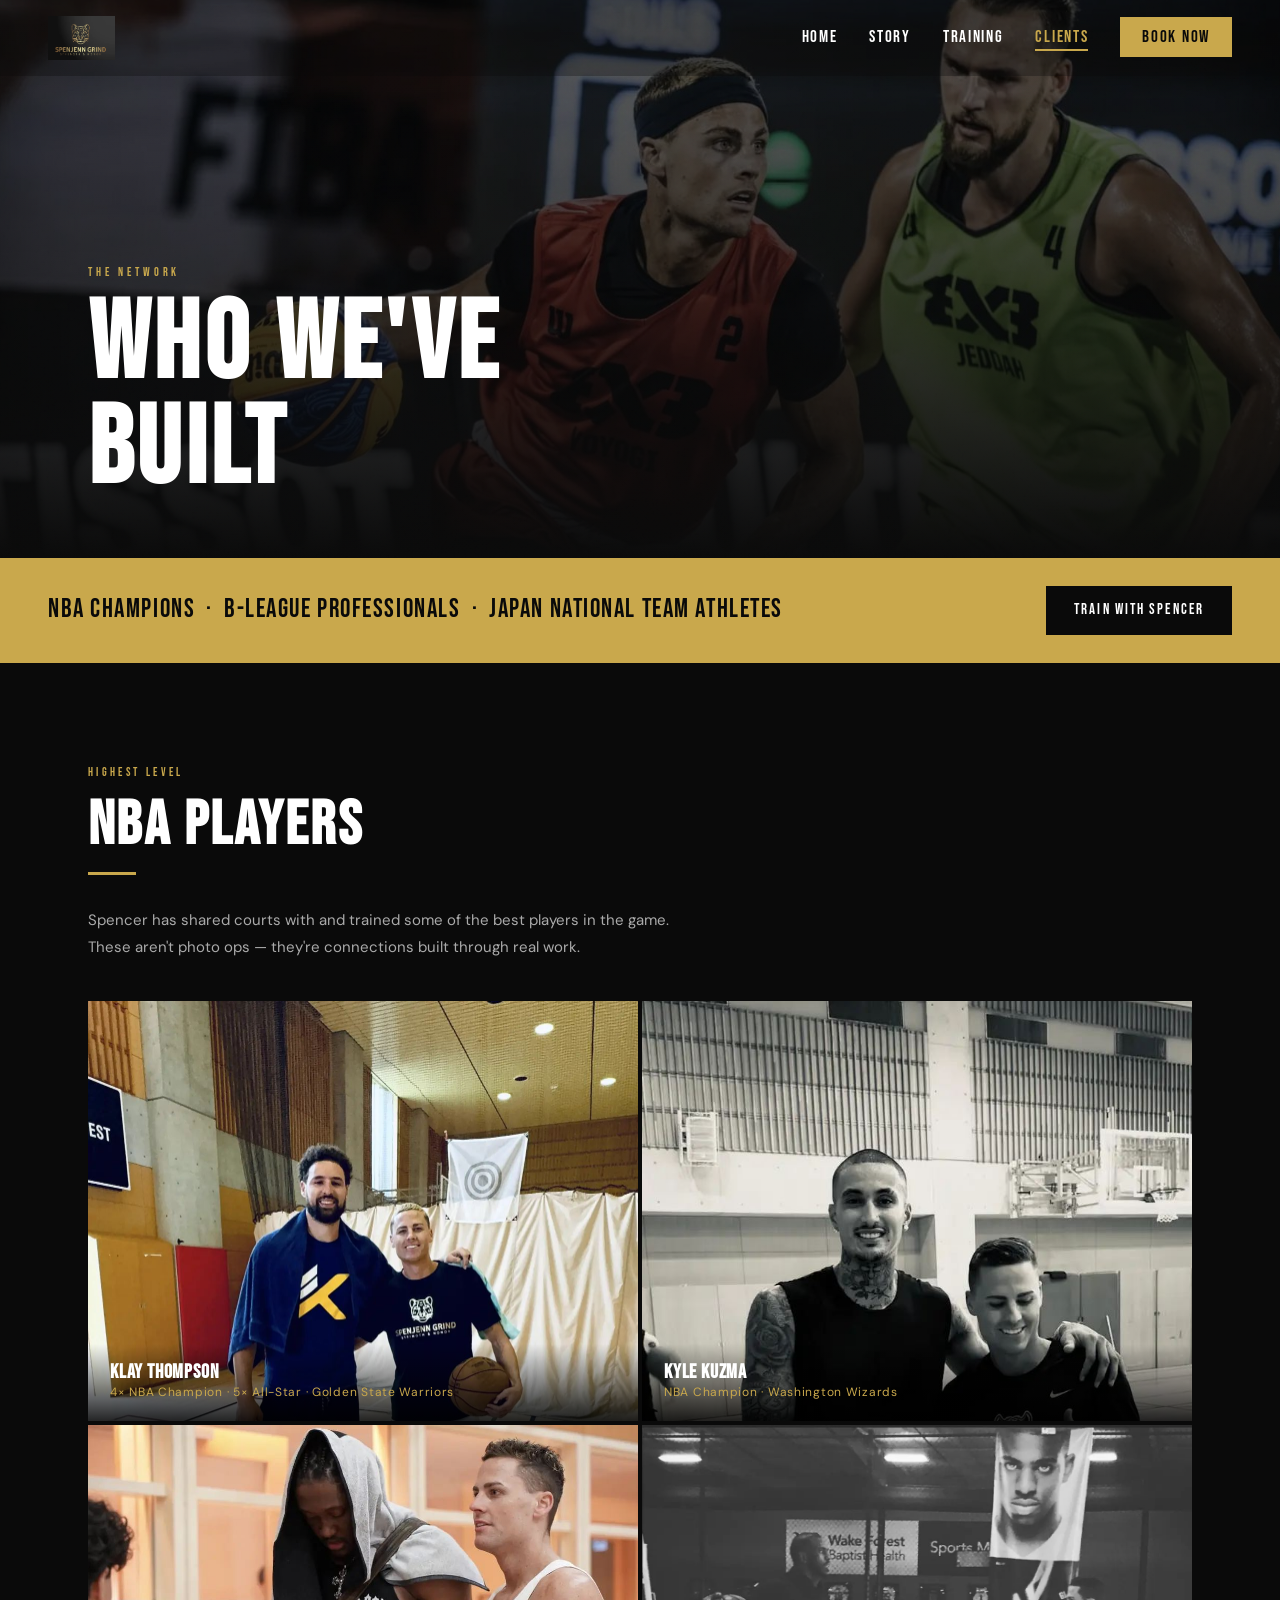
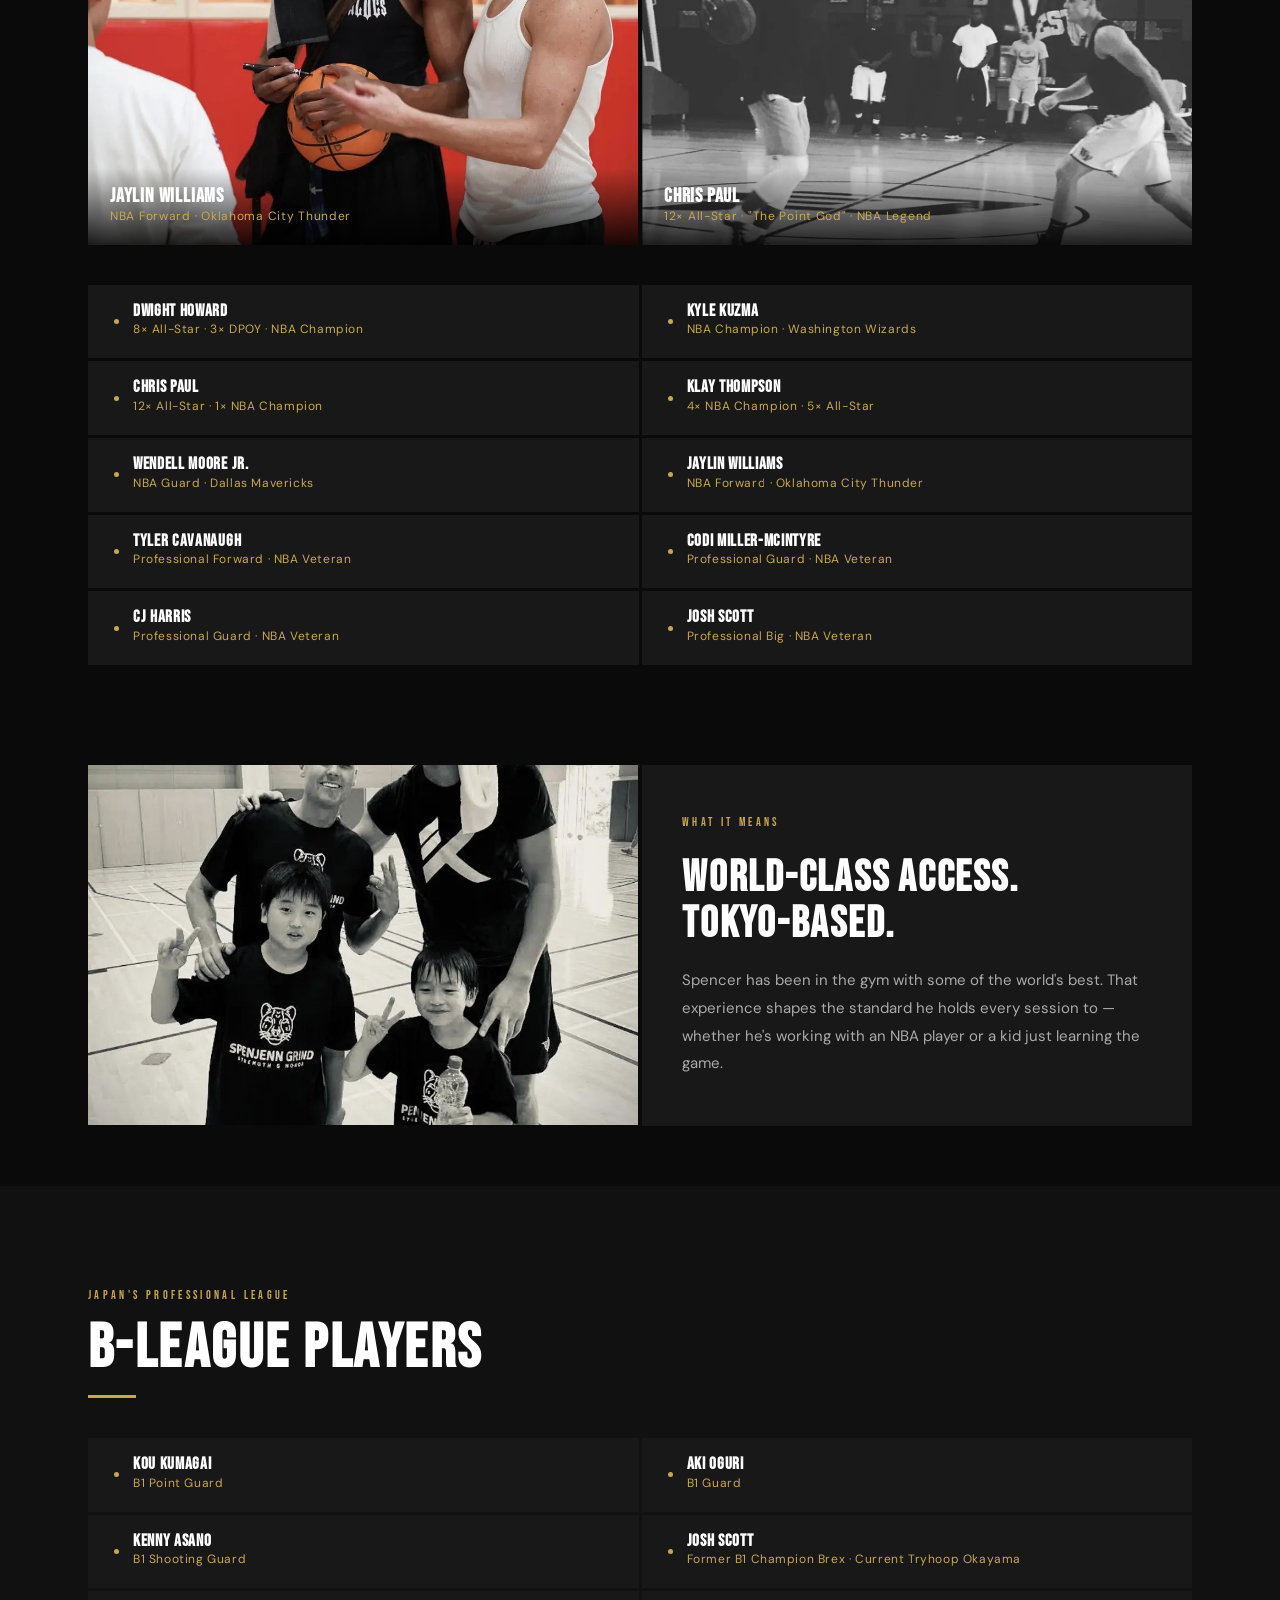
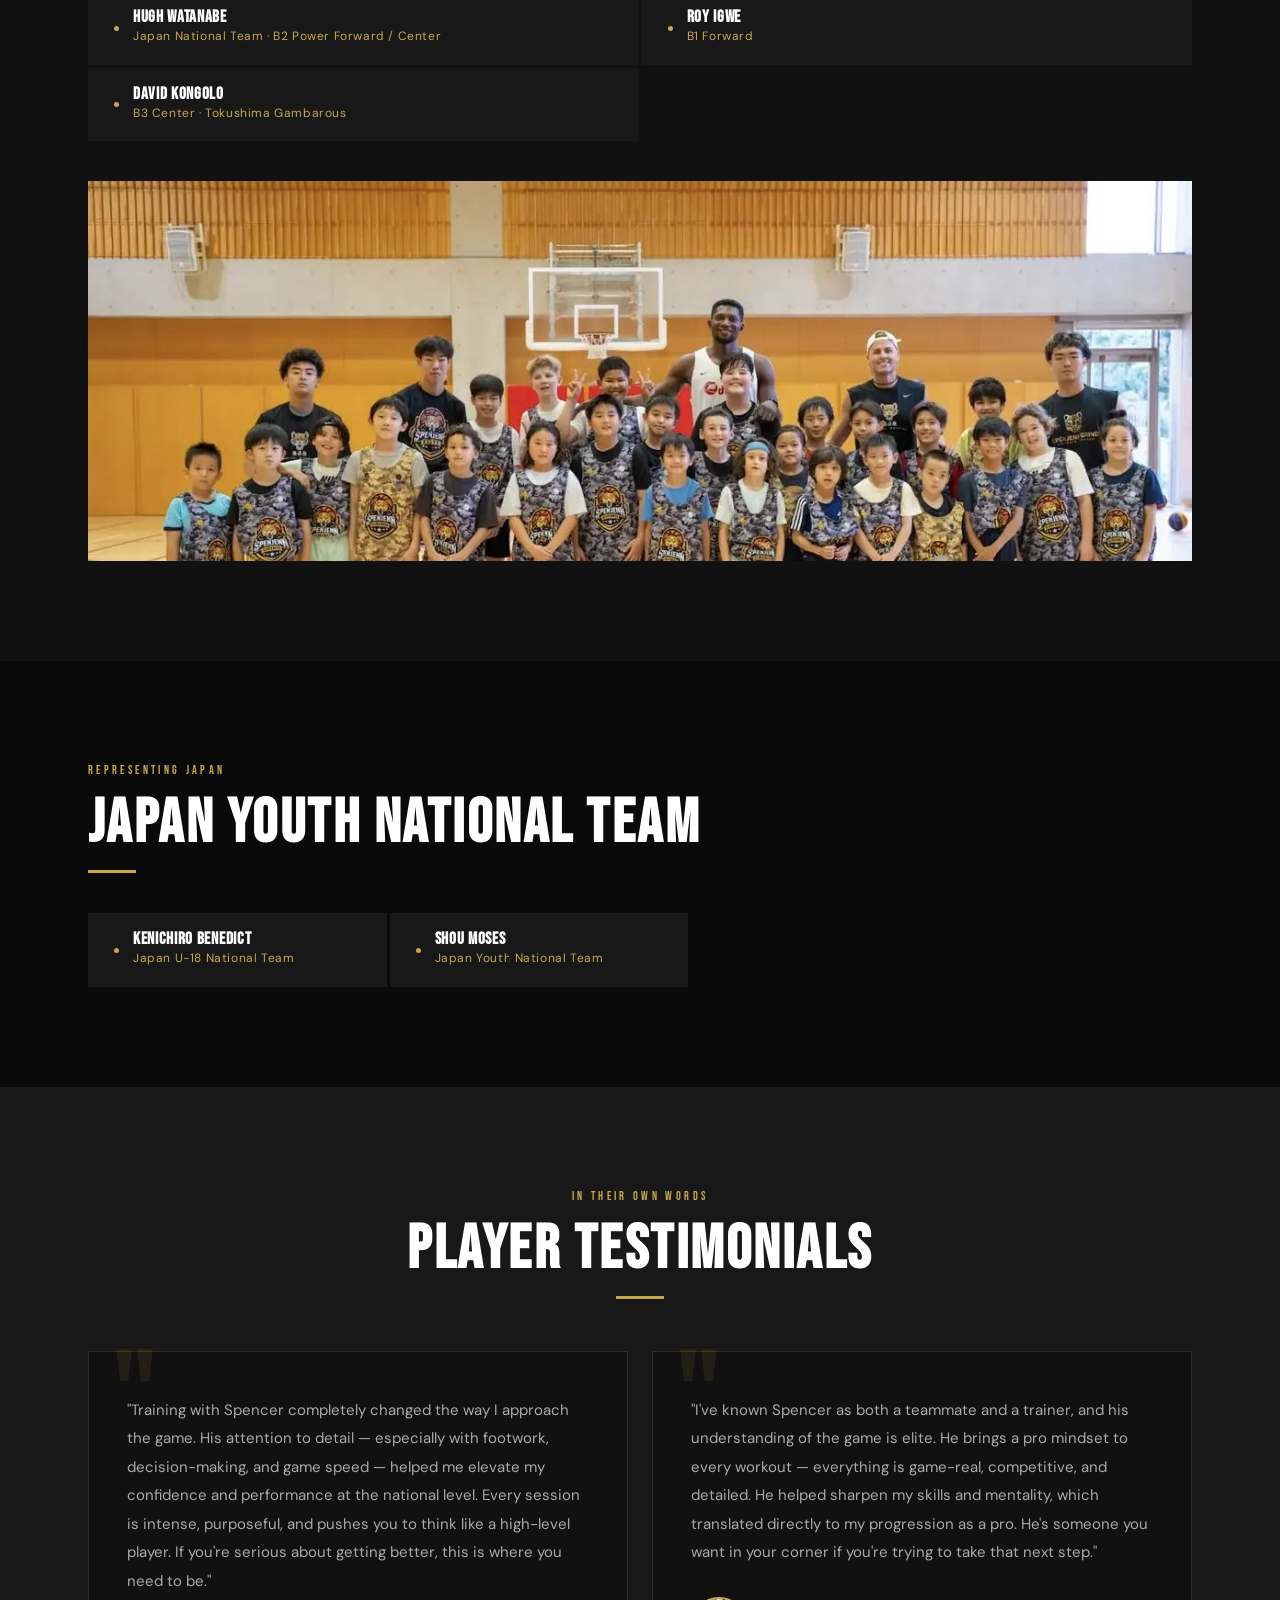
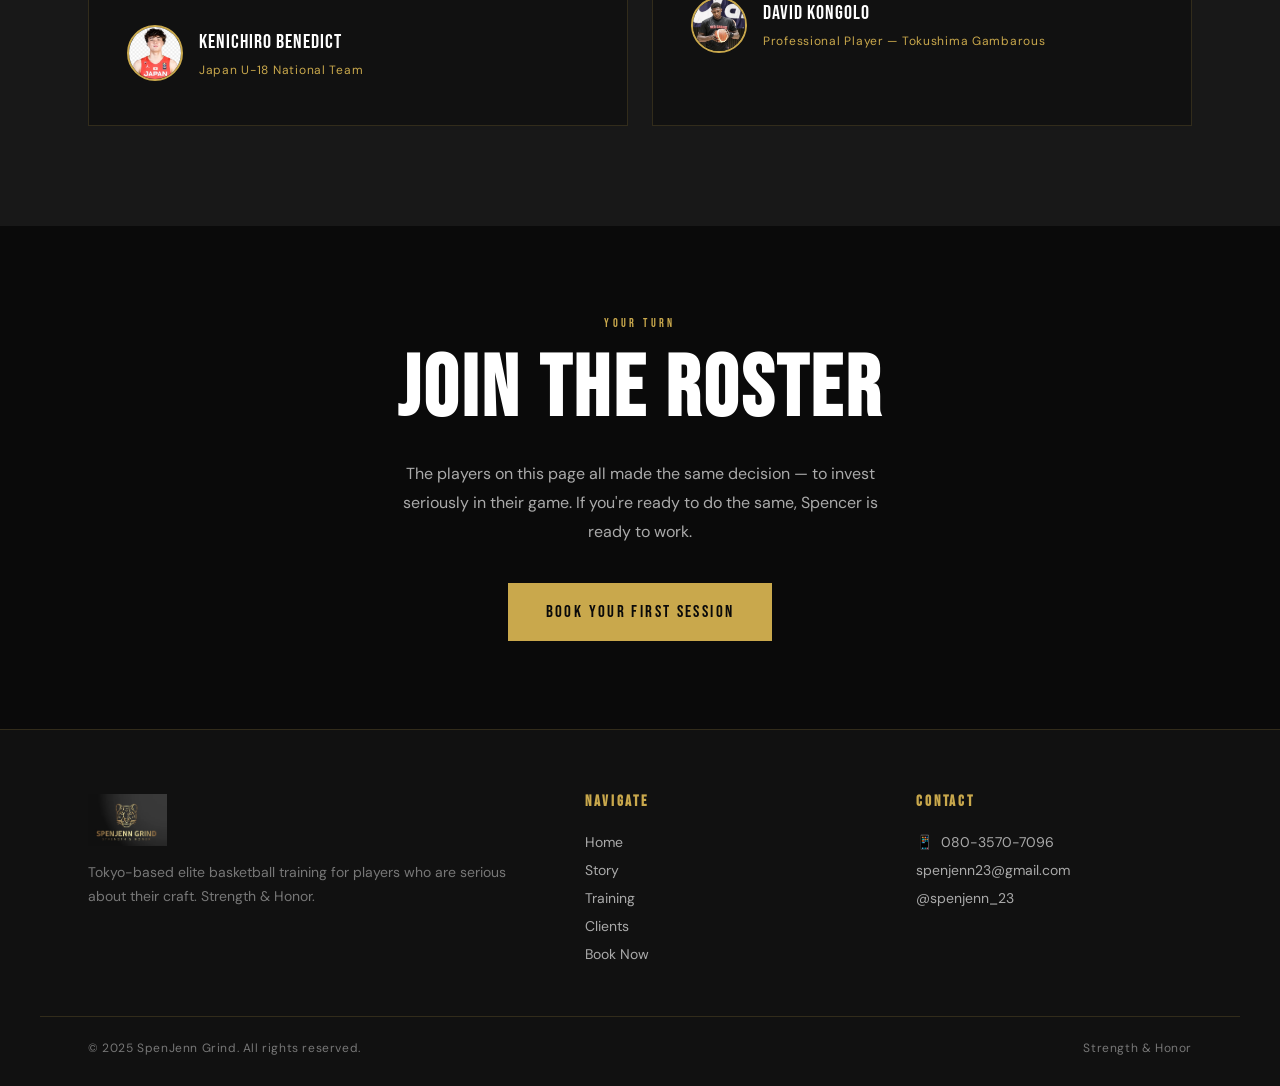
<file: clients.html>
<!DOCTYPE html>
<html lang="en">
<head>
  <meta charset="UTF-8">
  <meta name="viewport" content="width=device-width, initial-scale=1.0">
  <title>Clients — Spencer Jennings | SpenJenn Grind</title>
  <meta name="description" content="NBA players, B-League professionals, and Japan National Team athletes trained by Spencer Jennings at SpenJenn Grind Tokyo.">
  <link rel="preconnect" href="https://fonts.googleapis.com">
  <link rel="preconnect" href="https://fonts.gstatic.com" crossorigin>
  <link rel="stylesheet" href="css/style.css">
  <link rel="icon" type="image/svg+xml" href="favicon.svg">
</head>
<body>

<!-- ── PAGE INTRO ── -->
<div class="page-intro" id="pageIntro">
  <img src="logo+tagline.jpg" alt="SpenJenn Grind">
</div>

<!-- ── FLOATING CTA ── -->
<div class="float-cta" id="floatCta">
  <a href="book.html">Book a Session</a>
</div>

<!-- ── NAV ── -->
<nav class="nav scrolled" id="nav">
  <div class="nav-inner">
    <a href="index.html" class="nav-logo">
      <img src="logo+tagline.jpg" alt="SpenJenn Grind">
    </a>
    <ul class="nav-links">
      <li><a href="index.html">Home</a></li>
      <li><a href="story.html">Story</a></li>
      <li><a href="training.html">Training</a></li>
      <li><a href="clients.html" class="active">Clients</a></li>
      <li><a href="book.html" class="nav-cta-link">Book Now</a></li>
    </ul>
    <button class="nav-hamburger" id="hamburger" aria-label="Open menu">
      <span></span><span></span><span></span>
    </button>
  </div>
</nav>

<!-- ── MOBILE NAV ── -->
<div class="nav-mobile" id="mobileNav">
  <a href="index.html">Home</a>
  <a href="story.html">Story</a>
  <a href="training.html">Training</a>
  <a href="clients.html">Clients</a>
  <a href="book.html">Book Now</a>
</div>

<!-- ── PAGE HERO ── -->
<header class="page-hero" style="padding-top: var(--nav-h);">
  <div class="page-hero__bg" style="background-image: url('3x3international.jpg'); background-position: center 30%;"></div>
  <div class="page-hero__gradient"></div>
  <div class="page-hero__content container">
    <span class="page-hero__label">The Network</span>
    <h1 class="page-hero__title">WHO WE'VE<br>BUILT</h1>
  </div>
</header>

<!-- ── INTRO STRIP ── -->
<div style="background: var(--gold); padding: 28px 48px;">
  <div style="max-width: var(--max-w); margin: 0 auto; display: flex; align-items: center; justify-content: space-between; flex-wrap: wrap; gap: 16px;">
    <p style="font-family: 'Bebas Neue', sans-serif; font-size: clamp(18px, 2.5vw, 26px); color: var(--black); letter-spacing: 0.06em;">
      NBA Champions &nbsp;·&nbsp; B-League Professionals &nbsp;·&nbsp; Japan National Team Athletes
    </p>
    <a href="book.html" class="btn" style="background: var(--black); color: var(--white); font-size: 15px; padding: 12px 28px;">
      Train With Spencer
    </a>
  </div>
</div>

<!-- ── NBA PLAYERS ── -->
<section class="clients-section">
  <div class="clients-section__inner">
    <div class="clients-section__head">
      <span class="section-label fade-in">Highest Level</span>
      <h2 class="section-title fade-in d1">NBA Players</h2>
      <div class="gold-bar fade-in d2"></div>
      <p class="fade-in d2" style="color: var(--muted-2); font-size: 15px; line-height: 1.8; max-width: 620px;">
        Spencer has shared courts with and trained some of the best players in the game.
        These aren't photo ops — they're connections built through real work.
      </p>
    </div>

    <!-- Photo grid — 4 photos -->
    <div class="nba-grid">
      <div class="nba-photo fade-in">
        <img src="Klaythompson1.jpg" alt="Spencer Jennings with Klay Thompson" loading="lazy">
        <div class="nba-caption">
          <h4>Klay Thompson</h4>
          <p>4× NBA Champion · 5× All-Star · Golden State Warriors</p>
        </div>
      </div>
      <div class="nba-photo fade-in d1">
        <img src="KyleKuzma.jpg" alt="Spencer Jennings with Kyle Kuzma" loading="lazy" style="object-position: center 18%;">
        <div class="nba-caption">
          <h4>Kyle Kuzma</h4>
          <p>NBA Champion · Washington Wizards</p>
        </div>
      </div>
      <div class="nba-photo fade-in">
        <img src="JaylinWilliams.jpg" alt="Spencer Jennings with Jaylin Williams" loading="lazy"
             style="--obj-pos: center 20%;">
        <div class="nba-caption">
          <h4>Jaylin Williams</h4>
          <p>NBA Forward · Oklahoma City Thunder</p>
        </div>
      </div>
      <div class="nba-photo fade-in d1">
        <img src="playingdonchrispaul.jpg" alt="Spencer Jennings playing against Chris Paul" loading="lazy">
        <div class="nba-caption">
          <h4>Chris Paul</h4>
          <p>12× All-Star · "The Point God" · NBA Legend</p>
        </div>
      </div>
    </div>

    <!-- Full NBA roster list -->
    <div class="roster fade-in">
      <div class="roster-item">
        <div class="roster-dot"></div>
        <div>
          <h4>Dwight Howard</h4>
          <p>8× All-Star · 3× DPOY · NBA Champion</p>
        </div>
      </div>
      <div class="roster-item">
        <div class="roster-dot"></div>
        <div>
          <h4>Kyle Kuzma</h4>
          <p>NBA Champion · Washington Wizards</p>
        </div>
      </div>
      <div class="roster-item">
        <div class="roster-dot"></div>
        <div>
          <h4>Chris Paul</h4>
          <p>12× All-Star · 1× NBA Champion</p>
        </div>
      </div>
      <div class="roster-item">
        <div class="roster-dot"></div>
        <div>
          <h4>Klay Thompson</h4>
          <p>4× NBA Champion · 5× All-Star</p>
        </div>
      </div>
      <div class="roster-item">
        <div class="roster-dot"></div>
        <div>
          <h4>Wendell Moore Jr.</h4>
          <p>NBA Guard · Dallas Mavericks</p>
        </div>
      </div>
      <div class="roster-item">
        <div class="roster-dot"></div>
        <div>
          <h4>Jaylin Williams</h4>
          <p>NBA Forward · Oklahoma City Thunder</p>
        </div>
      </div>
      <div class="roster-item">
        <div class="roster-dot"></div>
        <div>
          <h4>Tyler Cavanaugh</h4>
          <p>Professional Forward · NBA Veteran</p>
        </div>
      </div>
      <div class="roster-item">
        <div class="roster-dot"></div>
        <div>
          <h4>Codi Miller-McIntyre</h4>
          <p>Professional Guard · NBA Veteran</p>
        </div>
      </div>
      <div class="roster-item">
        <div class="roster-dot"></div>
        <div>
          <h4>CJ Harris</h4>
          <p>Professional Guard · NBA Veteran</p>
        </div>
      </div>
      <div class="roster-item">
        <div class="roster-dot"></div>
        <div>
          <h4>Josh Scott</h4>
          <p>Professional Big · NBA Veteran</p>
        </div>
      </div>
    </div>

  </div>
</section>

<!-- ── KLAY EXTRA PHOTO ── -->
<div style="max-width: var(--max-w); margin: 0 auto; padding: 0 48px 60px;">
  <div style="display: grid; grid-template-columns: 1fr 1fr; gap: 4px;">
    <div style="overflow:hidden; height: 360px;" class="fade-in">
      <img src="Klaythompson.jpg" alt="Spencer Jennings with Klay Thompson and young SpenJenn Grind players" loading="lazy"
           style="width:100%; height:100%; object-fit:cover; object-position:center 65%;">
    </div>
    <div style="background: var(--charcoal); padding: 48px 40px; display:flex; flex-direction:column; justify-content:center;" class="fade-in d2">
      <span class="section-label">What It Means</span>
      <h3 style="font-size: clamp(28px, 3.5vw, 44px); color: var(--white); margin: 12px 0 20px;">
        World-Class Access.<br>Tokyo-Based.
      </h3>
      <p style="color: var(--muted-2); font-size: 15px; line-height: 1.85;">
        Spencer has been in the gym with some of the world's best. That experience shapes
        the standard he holds every session to — whether he's working with an NBA player
        or a kid just learning the game.
      </p>
    </div>
  </div>
</div>

<!-- ── B-LEAGUE PLAYERS ── -->
<section class="clients-section alt">
  <div class="clients-section__inner">
    <div class="clients-section__head">
      <span class="section-label fade-in">Japan's Professional League</span>
      <h2 class="section-title fade-in d1">B-League Players</h2>
      <div class="gold-bar fade-in d2"></div>
    </div>

    <div class="roster fade-in">
      <div class="roster-item">
        <div class="roster-dot"></div>
        <div>
          <h4>Kou Kumagai</h4>
          <p>B1 Point Guard</p>
        </div>
      </div>
      <div class="roster-item">
        <div class="roster-dot"></div>
        <div>
          <h4>Aki Oguri</h4>
          <p>B1 Guard</p>
        </div>
      </div>
      <div class="roster-item">
        <div class="roster-dot"></div>
        <div>
          <h4>Kenny Asano</h4>
          <p>B1 Shooting Guard</p>
        </div>
      </div>
      <div class="roster-item">
        <div class="roster-dot"></div>
        <div>
          <h4>Josh Scott</h4>
          <p>Former B1 Champion Brex · Current Tryhoop Okayama</p>
        </div>
      </div>
      <div class="roster-item">
        <div class="roster-dot"></div>
        <div>
          <h4>Hugh Watanabe</h4>
          <p>Japan National Team · B2 Power Forward / Center</p>
        </div>
      </div>
      <div class="roster-item">
        <div class="roster-dot"></div>
        <div>
          <h4>Roy Igwe</h4>
          <p>B1 Forward</p>
        </div>
      </div>
      <div class="roster-item">
        <div class="roster-dot"></div>
        <div>
          <h4>David Kongolo</h4>
          <p>B3 Center · Tokushima Gambarous</p>
        </div>
      </div>
    </div>

    <!-- Kongolo camp photo -->
    <div style="margin-top: 40px; overflow:hidden; height: 380px;" class="fade-in">
      <img src="Spenjencoaching2.jpg" alt="Spencer Jennings with David Kongolo and camp players" loading="lazy"
           style="width:100%; height:100%; object-fit:cover; object-position:center 15%;">
    </div>

  </div>
</section>

<!-- ── NATIONAL TEAM ── -->
<section class="clients-section">
  <div class="clients-section__inner">
    <div class="clients-section__head">
      <span class="section-label fade-in">Representing Japan</span>
      <h2 class="section-title fade-in d1">Japan Youth National Team</h2>
      <div class="gold-bar fade-in d2"></div>
    </div>

    <div class="roster fade-in" style="max-width: 600px;">
      <div class="roster-item">
        <div class="roster-dot"></div>
        <div>
          <h4>Kenichiro Benedict</h4>
          <p>Japan U-18 National Team</p>
        </div>
      </div>
      <div class="roster-item">
        <div class="roster-dot"></div>
        <div>
          <h4>Shou Moses</h4>
          <p>Japan Youth National Team</p>
        </div>
      </div>
    </div>

  </div>
</section>

<!-- ── TESTIMONIALS ── -->
<section class="testi-full">
  <div class="testi-full__inner">
    <div class="testi-full__head">
      <span class="section-label fade-in">In Their Own Words</span>
      <h2 class="section-title fade-in d1">Player Testimonials</h2>
      <div class="gold-bar gold-bar--center fade-in d2"></div>
    </div>
    <div class="testi-cards">
      <div class="testi-card fade-in">
        <p class="testi-card__text">
          "Training with Spencer completely changed the way I approach the game. His attention to detail —
          especially with footwork, decision-making, and game speed — helped me elevate my confidence and
          performance at the national level. Every session is intense, purposeful, and pushes you to think
          like a high-level player. If you're serious about getting better, this is where you need to be."
        </p>
        <div class="testi-card__author">
          <img src="Kenny.jpg" alt="Kenichiro Benedict" loading="lazy">
          <div>
            <p class="testi-card__name">Kenichiro Benedict</p>
            <p class="testi-card__role">Japan U-18 National Team</p>
          </div>
        </div>
      </div>
      <div class="testi-card fade-in d2">
        <p class="testi-card__text">
          "I've known Spencer as both a teammate and a trainer, and his understanding of the game is elite.
          He brings a pro mindset to every workout — everything is game-real, competitive, and detailed.
          He helped sharpen my skills and mentality, which translated directly to my progression as a pro.
          He's someone you want in your corner if you're trying to take that next step."
        </p>
        <div class="testi-card__author">
          <img src="Kongolo.jpg" alt="David Kongolo" loading="lazy">
          <div>
            <p class="testi-card__name">David Kongolo</p>
            <p class="testi-card__role">Professional Player — Tokushima Gambarous</p>
          </div>
        </div>
      </div>
    </div>
  </div>
</section>

<!-- ── CTA ── -->
<section style="padding: 88px 48px; text-align: center; background: var(--black);">
  <span class="section-label fade-in" style="display:block; text-align:center; margin-bottom:12px;">Your Turn</span>
  <h2 class="fade-in d1" style="font-size: clamp(40px, 7vw, 86px); color: var(--white); margin-bottom: 24px;">
    Join the Roster
  </h2>
  <p class="fade-in d2" style="color: var(--muted-2); font-size: 16px; max-width: 480px; margin: 0 auto 36px; line-height: 1.8;">
    The players on this page all made the same decision — to invest seriously in their game.
    If you're ready to do the same, Spencer is ready to work.
  </p>
  <a href="book.html" class="btn btn--gold fade-in d3">Book Your First Session</a>
</section>

<!-- ── FOOTER ── -->
<footer class="footer">
  <div class="footer-grid">
    <div class="footer-brand">
      <a href="index.html"><img src="logo+tagline.jpg" alt="SpenJenn Grind"></a>
      <p>Tokyo-based elite basketball training for players who are serious about their craft. Strength &amp; Honor.</p>
    </div>
    <div class="footer-col">
      <h4>Navigate</h4>
      <a href="index.html">Home</a>
      <a href="story.html">Story</a>
      <a href="training.html">Training</a>
      <a href="clients.html">Clients</a>
      <a href="book.html">Book Now</a>
    </div>
    <div class="footer-col">
      <h4>Contact</h4>
      <p>📱 &nbsp;080-3570-7096</p>
      <a href="mailto:spenjenn23@gmail.com">spenjenn23@gmail.com</a>
      <a href="https://instagram.com/spenjenn_23" target="_blank" rel="noopener noreferrer">@spenjenn_23</a>
    </div>
  </div>
  <div class="footer-bottom">
    <p>© 2025 SpenJenn Grind. All rights reserved.</p>
    <p>Strength &amp; Honor</p>
  </div>
</footer>

<script src="js/main.js"></script>
</body>
</html>
</file>
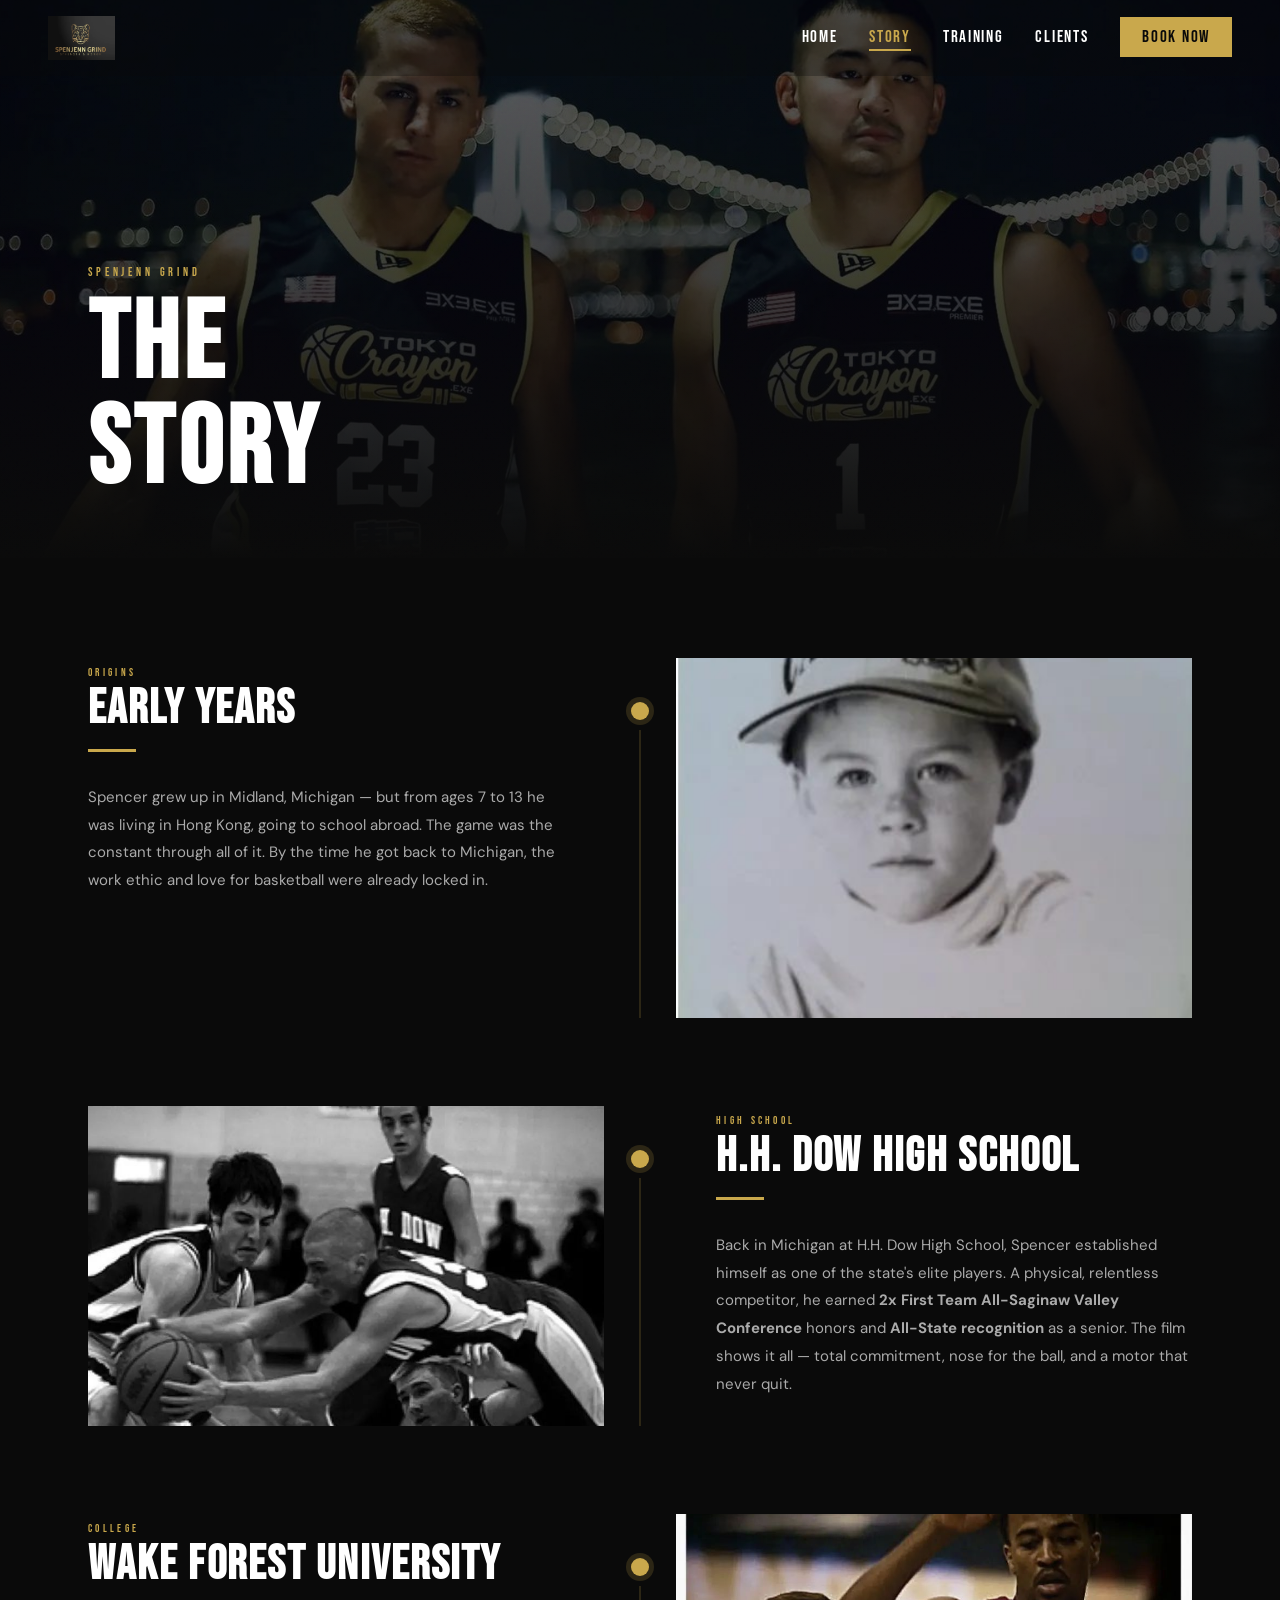
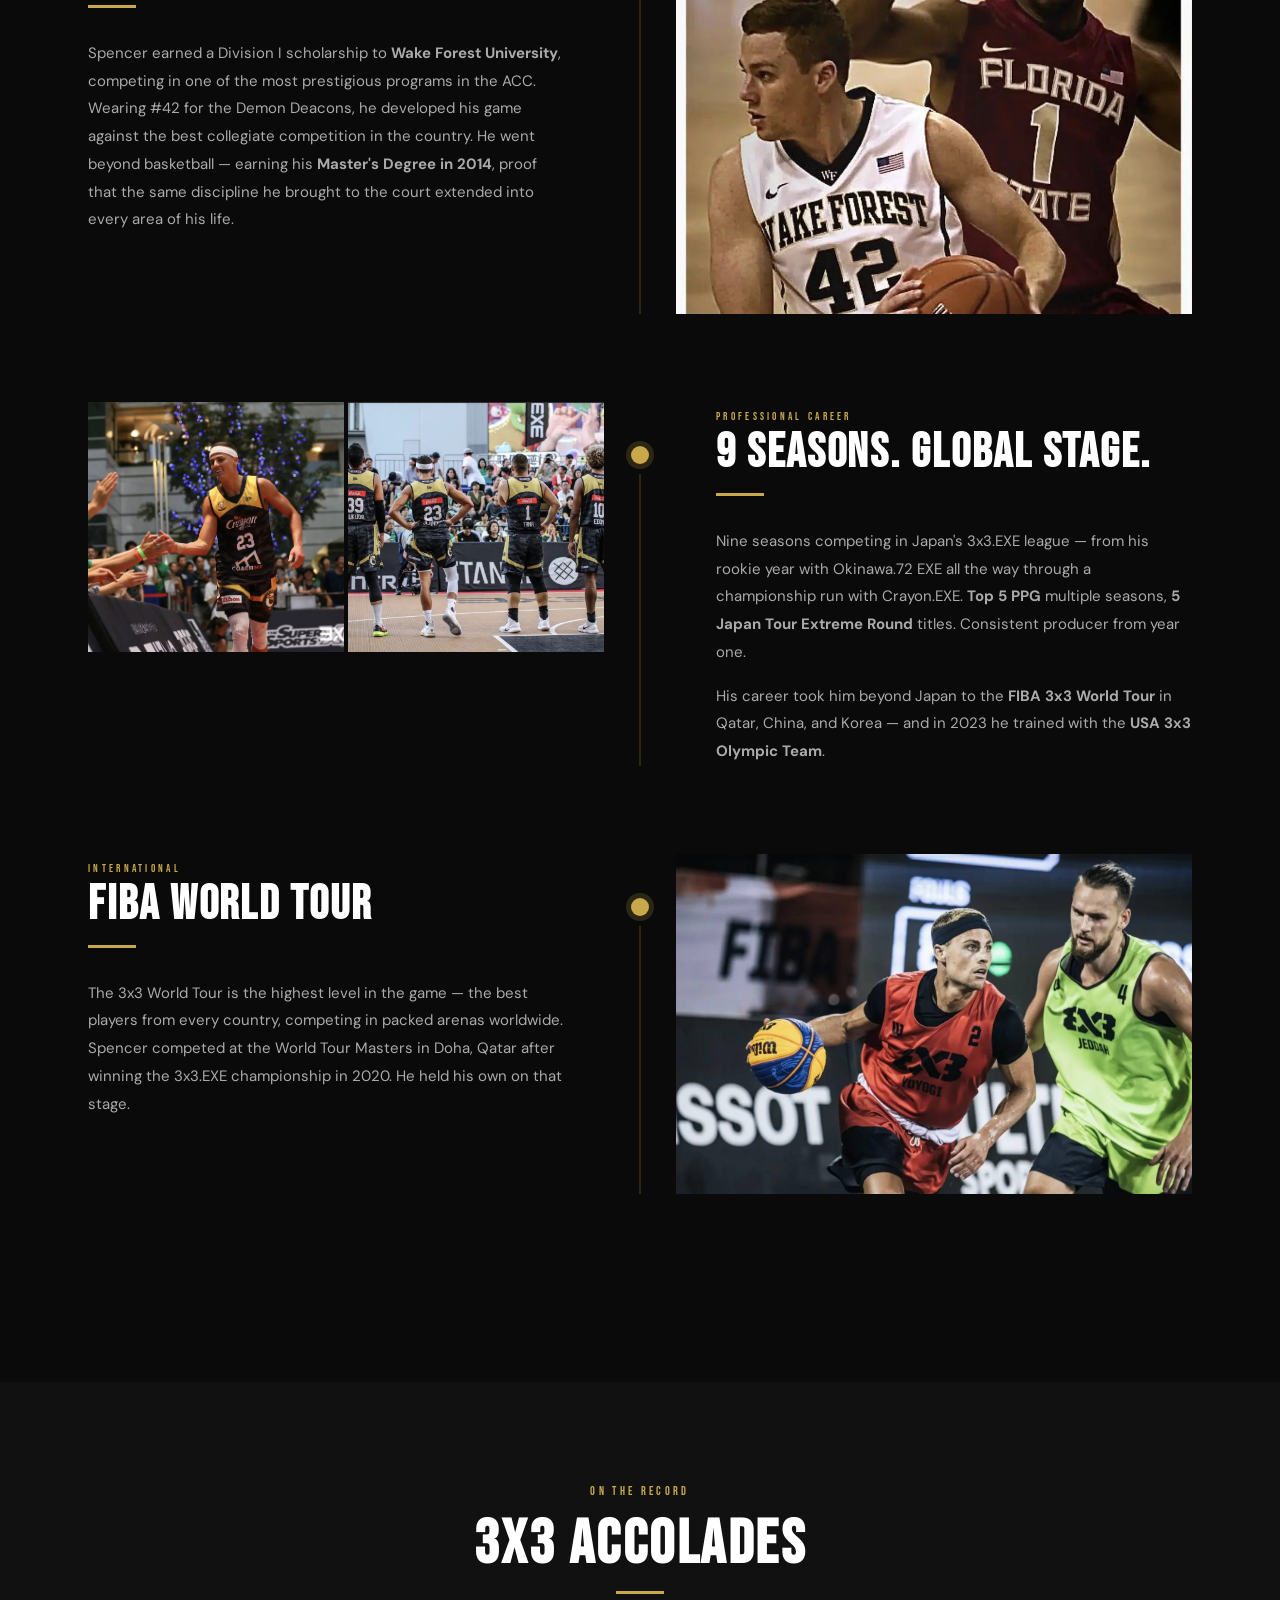
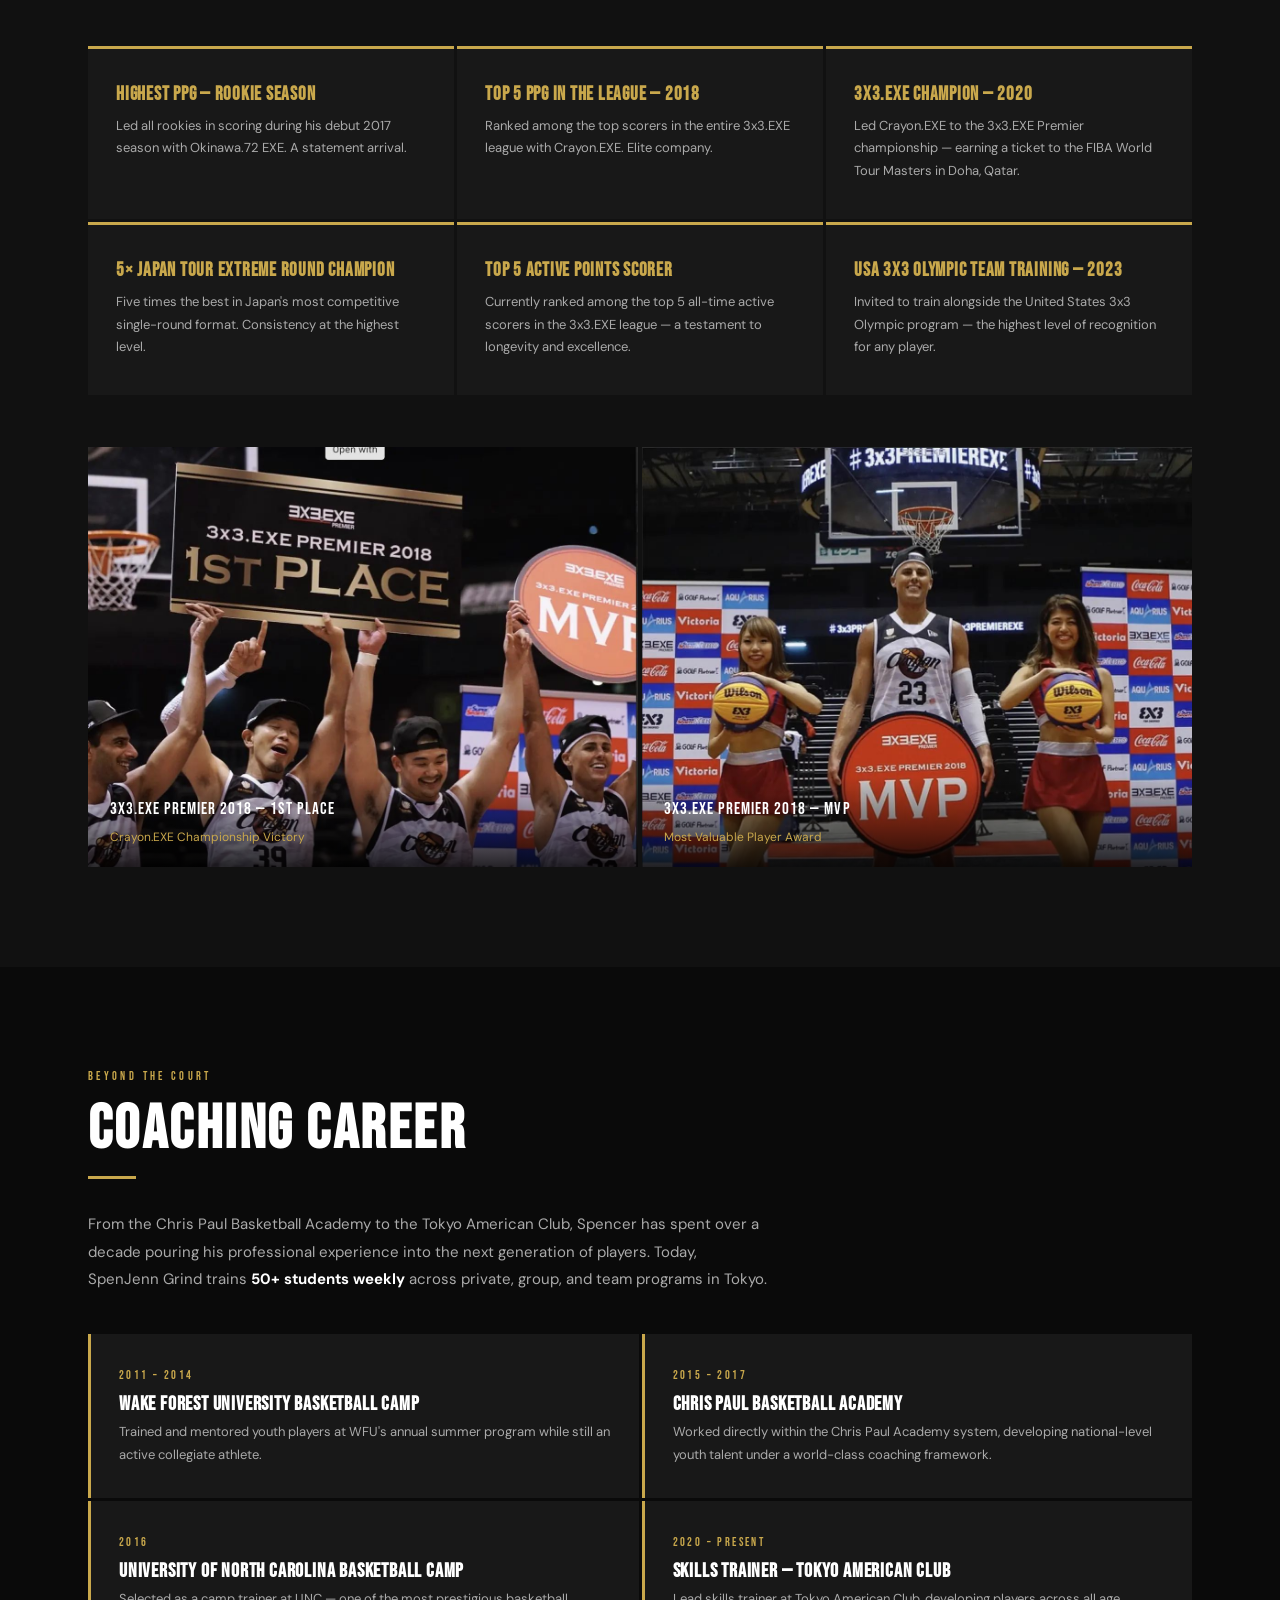
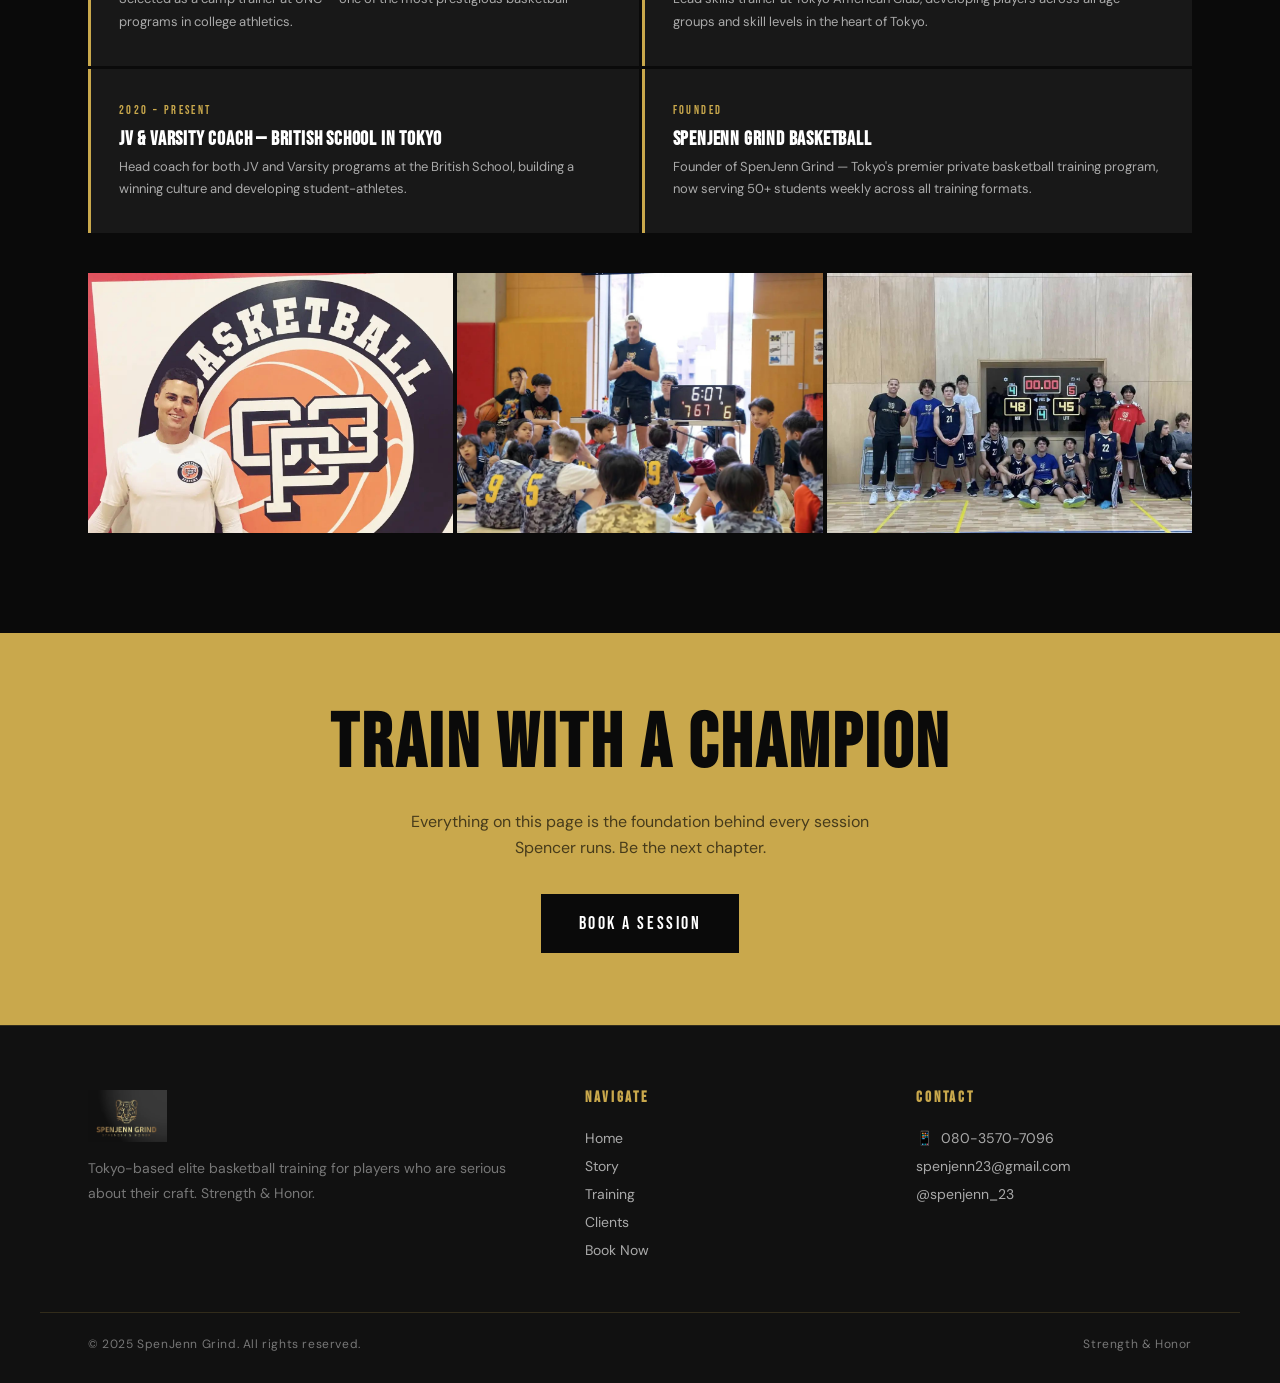
<file: story.html>
<!DOCTYPE html>
<html lang="en">
<head>
  <meta charset="UTF-8">
  <meta name="viewport" content="width=device-width, initial-scale=1.0">
  <title>The Story — Spencer Jennings | SpenJenn Grind</title>
  <meta name="description" content="From Midland, Michigan to Wake Forest to the FIBA World Tour — the full journey of Spencer Jennings.">
  <link rel="preconnect" href="https://fonts.googleapis.com">
  <link rel="preconnect" href="https://fonts.gstatic.com" crossorigin>
  <link rel="stylesheet" href="css/style.css">
  <style>
    /* Story-page extras */
    .coaching-grid {
      display: grid;
      grid-template-columns: repeat(2, 1fr);
      gap: 3px;
      margin-top: 40px;
    }
    .coaching-item {
      background: var(--charcoal);
      padding: 32px 28px;
      border-left: 3px solid var(--gold);
      transition: background 0.2s;
    }
    .coaching-item:hover { background: var(--charcoal-2); }
    .coaching-item h4 { font-size: 20px; color: var(--white); margin-bottom: 6px; }
    .coaching-item p  { font-size: 13px; color: var(--muted-2); line-height: 1.75; }
    .coaching-year    { font-family: 'Bebas Neue', sans-serif; font-size: 12px; letter-spacing: 0.2em; color: var(--gold); margin-bottom: 8px; }

    .coaching-photos {
      display: grid;
      grid-template-columns: repeat(3, 1fr);
      gap: 4px;
      margin-top: 40px;
    }
    .coaching-photos img {
      width: 100%; height: 260px;
      object-fit: cover; object-position: center top;
    }

    @media (max-width: 768px) {
      .coaching-grid { grid-template-columns: 1fr; }
      .coaching-photos { grid-template-columns: 1fr; }
      .coaching-photos img { height: 220px; }
    }
  </style>
  <link rel="icon" type="image/svg+xml" href="favicon.svg">
</head>
<body>

<!-- ── PAGE INTRO ── -->
<div class="page-intro" id="pageIntro">
  <img src="logo+tagline.jpg" alt="SpenJenn Grind">
</div>

<!-- ── FLOATING CTA ── -->
<div class="float-cta" id="floatCta">
  <a href="book.html">Book a Session</a>
</div>

<!-- ── NAV ── -->
<nav class="nav scrolled" id="nav">
  <div class="nav-inner">
    <a href="index.html" class="nav-logo">
      <img src="logo+tagline.jpg" alt="SpenJenn Grind">
    </a>
    <ul class="nav-links">
      <li><a href="index.html">Home</a></li>
      <li><a href="story.html" class="active">Story</a></li>
      <li><a href="training.html">Training</a></li>
      <li><a href="clients.html">Clients</a></li>
      <li><a href="book.html" class="nav-cta-link">Book Now</a></li>
    </ul>
    <button class="nav-hamburger" id="hamburger" aria-label="Open menu">
      <span></span><span></span><span></span>
    </button>
  </div>
</nav>

<!-- ── MOBILE NAV ── -->
<div class="nav-mobile" id="mobileNav">
  <a href="index.html">Home</a>
  <a href="story.html">Story</a>
  <a href="training.html">Training</a>
  <a href="clients.html">Clients</a>
  <a href="book.html">Book Now</a>
</div>

<!-- ── PAGE HERO ── -->
<header class="page-hero" style="padding-top: var(--nav-h);">
  <div class="page-hero__bg" style="background-image: url('3x3action7.jpg'); background-position: center 18%;"></div>
  <div class="page-hero__gradient"></div>
  <div class="page-hero__content container">
    <span class="page-hero__label">SpenJenn Grind</span>
    <h1 class="page-hero__title">THE<br>STORY</h1>
  </div>
</header>

<!-- ── TIMELINE ── -->
<section class="timeline section">
  <div class="timeline__inner">

    <!-- EARLY YEARS -->
    <div class="tl-entry tl-entry--left fade-in">
      <div class="tl-text">
        <span class="tl-era">Origins</span>
        <h3>Early Years</h3>
        <div class="gold-bar"></div>
        <p>
          Spencer grew up in Midland, Michigan — but from ages 7 to 13 he was living in Hong Kong,
          going to school abroad. The game was the constant through all of it. By the time he got
          back to Michigan, the work ethic and love for basketball were already locked in.
        </p>
      </div>
      <div class="tl-spine"><div class="tl-dot"></div><div class="tl-line"></div></div>
      <div class="tl-media">
        <img src="SpenBaby.jpg" alt="Young Spencer Jennings" loading="lazy"
             style="height:360px; object-position: center 20%;">
      </div>
    </div>

    <!-- HIGH SCHOOL -->
    <div class="tl-entry tl-entry--right fade-in">
      <div class="tl-media">
        <img src="HS.jpg" alt="Spencer Jennings — H.H. Dow High School" loading="lazy">
      </div>
      <div class="tl-spine"><div class="tl-dot"></div><div class="tl-line"></div></div>
      <div class="tl-text">
        <span class="tl-era">High School</span>
        <h3>H.H. Dow High School</h3>
        <div class="gold-bar"></div>
        <p>
          Back in Michigan at H.H. Dow High School, Spencer established himself as one of the
          state's elite players. A physical, relentless competitor, he earned <strong>2x First Team
          All-Saginaw Valley Conference</strong> honors and <strong>All-State recognition</strong> as
          a senior. The film shows it all — total commitment, nose for the ball, and a motor that
          never quit.
        </p>
      </div>
    </div>

    <!-- COLLEGE -->
    <div class="tl-entry tl-entry--left fade-in">
      <div class="tl-text">
        <span class="tl-era">College</span>
        <h3>Wake Forest University</h3>
        <div class="gold-bar"></div>
        <p>
          Spencer earned a Division I scholarship to <strong>Wake Forest University</strong>,
          competing in one of the most prestigious programs in the ACC. Wearing #42 for the
          Demon Deacons, he developed his game against the best collegiate competition in the
          country. He went beyond basketball — earning his <strong>Master's Degree in 2014</strong>,
          proof that the same discipline he brought to the court extended into every area of his life.
        </p>
      </div>
      <div class="tl-spine"><div class="tl-dot"></div><div class="tl-line"></div></div>
      <div class="tl-media">
        <img src="WF2.jpg" alt="Spencer Jennings in action at Wake Forest" loading="lazy"
             style="width:100%; height:400px; object-fit:cover; object-position: center 30%;">
      </div>
    </div>

    <!-- PRO CAREER -->
    <div class="tl-entry tl-entry--right fade-in">
      <div class="tl-media">
        <div class="tl-media--multi">
          <img src="3x3action4.jpg" alt="Spencer Jennings — 3x3.EXE fan moment" loading="lazy"
               style="object-position: center top;">
          <img src="3x3action9.jpg" alt="Spencer Jennings — Crayon.EXE team backs" loading="lazy"
               style="object-position: center top;">
        </div>
      </div>
      <div class="tl-spine"><div class="tl-dot"></div><div class="tl-line"></div></div>
      <div class="tl-text">
        <span class="tl-era">Professional Career</span>
        <h3>9 Seasons. Global Stage.</h3>
        <div class="gold-bar"></div>
        <p>
          Nine seasons competing in Japan's 3x3.EXE league — from his rookie year with
          Okinawa.72 EXE all the way through a championship run with Crayon.EXE.
          <strong>Top 5 PPG</strong> multiple seasons,
          <strong>5 Japan Tour Extreme Round</strong> titles. Consistent producer from year one.
        </p>
        <p style="margin-top:16px;">
          His career took him beyond Japan to the <strong>FIBA 3x3 World Tour</strong> in
          Qatar, China, and Korea — and in 2023 he trained with the
          <strong>USA 3x3 Olympic Team</strong>.
        </p>
      </div>
    </div>

    <!-- WORLD TOUR -->
    <div class="tl-entry tl-entry--left fade-in">
      <div class="tl-text">
        <span class="tl-era">International</span>
        <h3>FIBA World Tour</h3>
        <div class="gold-bar"></div>
        <p>
          The 3x3 World Tour is the highest level in the game — the best players from every
          country, competing in packed arenas worldwide. Spencer competed at the World Tour
          Masters in Doha, Qatar after winning the 3x3.EXE championship in 2020.
          He held his own on that stage.
        </p>
      </div>
      <div class="tl-spine"><div class="tl-dot"></div><div class="tl-line"></div></div>
      <div class="tl-media">
        <img src="3x3international.jpg" alt="Spencer Jennings — FIBA 3x3 World Tour" loading="lazy"
             style="height: 340px; object-position: center 25%;">
      </div>
    </div>

  </div><!-- /.timeline__inner -->
</section>

<!-- ── ACCOLADES ── -->
<section class="accolades">
  <div class="accolades__inner">
    <div class="accolades__head">
      <span class="section-label fade-in">On the Record</span>
      <h2 class="section-title fade-in d1">3x3 Accolades</h2>
      <div class="gold-bar gold-bar--center fade-in d2"></div>
    </div>

    <div class="accolades-grid">
      <div class="acc-item fade-in">
        <h4>Highest PPG — Rookie Season</h4>
        <p>Led all rookies in scoring during his debut 2017 season with Okinawa.72 EXE. A statement arrival.</p>
      </div>
      <div class="acc-item fade-in d1">
        <h4>Top 5 PPG in the League — 2018</h4>
        <p>Ranked among the top scorers in the entire 3x3.EXE league with Crayon.EXE. Elite company.</p>
      </div>
      <div class="acc-item fade-in d2">
        <h4>3x3.EXE Champion — 2020</h4>
        <p>Led Crayon.EXE to the 3x3.EXE Premier championship — earning a ticket to the FIBA World Tour Masters in Doha, Qatar.</p>
      </div>
      <div class="acc-item fade-in">
        <h4>5× Japan Tour Extreme Round Champion</h4>
        <p>Five times the best in Japan's most competitive single-round format. Consistency at the highest level.</p>
      </div>
      <div class="acc-item fade-in d1">
        <h4>Top 5 Active Points Scorer</h4>
        <p>Currently ranked among the top 5 all-time active scorers in the 3x3.EXE league — a testament to longevity and excellence.</p>
      </div>
      <div class="acc-item fade-in d2">
        <h4>USA 3x3 Olympic Team Training — 2023</h4>
        <p>Invited to train alongside the United States 3x3 Olympic program — the highest level of recognition for any player.</p>
      </div>
    </div>
  </div>

  <!-- Win Photos -->
  <div class="win-photos">
    <div class="win-photo-wrap fade-in">
      <img src="3x3win.jpg" alt="3x3.EXE Premier 2018 — 1st Place celebration" loading="lazy"
           style="object-position: center top;">
      <div class="win-photo-caption">
        <p>3x3.EXE Premier 2018 — 1st Place</p>
        <span>Crayon.EXE Championship Victory</span>
      </div>
    </div>
    <div class="win-photo-wrap fade-in d2">
      <img src="3x3win1.jpg" alt="Spencer Jennings — 3x3.EXE MVP Award" loading="lazy"
           style="object-position: center top;">
      <div class="win-photo-caption">
        <p>3x3.EXE Premier 2018 — MVP</p>
        <span>Most Valuable Player Award</span>
      </div>
    </div>
  </div>
</section>

<!-- ── COACHING CAREER ── -->
<section class="section">
  <div class="container">
    <span class="section-label fade-in">Beyond the Court</span>
    <h2 class="section-title fade-in d1">Coaching Career</h2>
    <div class="gold-bar fade-in d2"></div>
    <p class="fade-in d2" style="color: var(--muted-2); font-size: 15px; line-height: 1.85; max-width: 680px; margin-bottom: 0;">
      From the Chris Paul Basketball Academy to the Tokyo American Club, Spencer has spent
      over a decade pouring his professional experience into the next generation of players.
      Today, SpenJenn Grind trains <strong style="color:var(--white)">50+ students weekly</strong> across
      private, group, and team programs in Tokyo.
    </p>

    <div class="coaching-grid">
      <div class="coaching-item fade-in">
        <div class="coaching-year">2011 – 2014</div>
        <h4>Wake Forest University Basketball Camp</h4>
        <p>Trained and mentored youth players at WFU's annual summer program while still an active collegiate athlete.</p>
      </div>
      <div class="coaching-item fade-in d1">
        <div class="coaching-year">2015 – 2017</div>
        <h4>Chris Paul Basketball Academy</h4>
        <p>Worked directly within the Chris Paul Academy system, developing national-level youth talent under a world-class coaching framework.</p>
      </div>
      <div class="coaching-item fade-in">
        <div class="coaching-year">2016</div>
        <h4>University of North Carolina Basketball Camp</h4>
        <p>Selected as a camp trainer at UNC — one of the most prestigious basketball programs in college athletics.</p>
      </div>
      <div class="coaching-item fade-in d1">
        <div class="coaching-year">2020 – Present</div>
        <h4>Skills Trainer — Tokyo American Club</h4>
        <p>Lead skills trainer at Tokyo American Club, developing players across all age groups and skill levels in the heart of Tokyo.</p>
      </div>
      <div class="coaching-item fade-in">
        <div class="coaching-year">2020 – Present</div>
        <h4>JV &amp; Varsity Coach — British School in Tokyo</h4>
        <p>Head coach for both JV and Varsity programs at the British School, building a winning culture and developing student-athletes.</p>
      </div>
      <div class="coaching-item fade-in d1">
        <div class="coaching-year">Founded</div>
        <h4>SpenJenn Grind Basketball</h4>
        <p>Founder of SpenJenn Grind — Tokyo's premier private basketball training program, now serving 50+ students weekly across all training formats.</p>
      </div>
    </div>

    <!-- Coaching Photos -->
    <div class="coaching-photos">
      <img src="CPA.jpg" alt="Spencer Jennings at Chris Paul Basketball Academy" loading="lazy">
      <img src="spenchencoaching1.jpg" alt="Spencer coaching youth players in Tokyo" loading="lazy">
      <img src="BSTCOACH.jpg" alt="Spencer coaching the British School in Tokyo team" loading="lazy">
    </div>
  </div>
</section>

<!-- ── CTA ── -->
<section style="background: var(--gold); padding: 72px 48px; text-align: center;">
  <h2 style="font-size: clamp(36px,6vw,76px); color: var(--black); margin-bottom: 24px;">
    Train With a Champion
  </h2>
  <p style="color: rgba(0,0,0,0.65); font-size: 16px; max-width: 500px; margin: 0 auto 32px;">
    Everything on this page is the foundation behind every session Spencer runs.
    Be the next chapter.
  </p>
  <a href="book.html" class="btn" style="background: var(--black); color: var(--white); font-size: 18px;">
    Book a Session
  </a>
</section>

<!-- ── FOOTER ── -->
<footer class="footer">
  <div class="footer-grid">
    <div class="footer-brand">
      <a href="index.html"><img src="logo+tagline.jpg" alt="SpenJenn Grind"></a>
      <p>Tokyo-based elite basketball training for players who are serious about their craft. Strength &amp; Honor.</p>
    </div>
    <div class="footer-col">
      <h4>Navigate</h4>
      <a href="index.html">Home</a>
      <a href="story.html">Story</a>
      <a href="training.html">Training</a>
      <a href="clients.html">Clients</a>
      <a href="book.html">Book Now</a>
    </div>
    <div class="footer-col">
      <h4>Contact</h4>
      <p>📱 &nbsp;080-3570-7096</p>
      <a href="mailto:spenjenn23@gmail.com">spenjenn23@gmail.com</a>
      <a href="https://instagram.com/spenjenn_23" target="_blank" rel="noopener noreferrer">@spenjenn_23</a>
    </div>
  </div>
  <div class="footer-bottom">
    <p>© 2025 SpenJenn Grind. All rights reserved.</p>
    <p>Strength &amp; Honor</p>
  </div>
</footer>

<script src="js/main.js"></script>
</body>
</html>
</file>
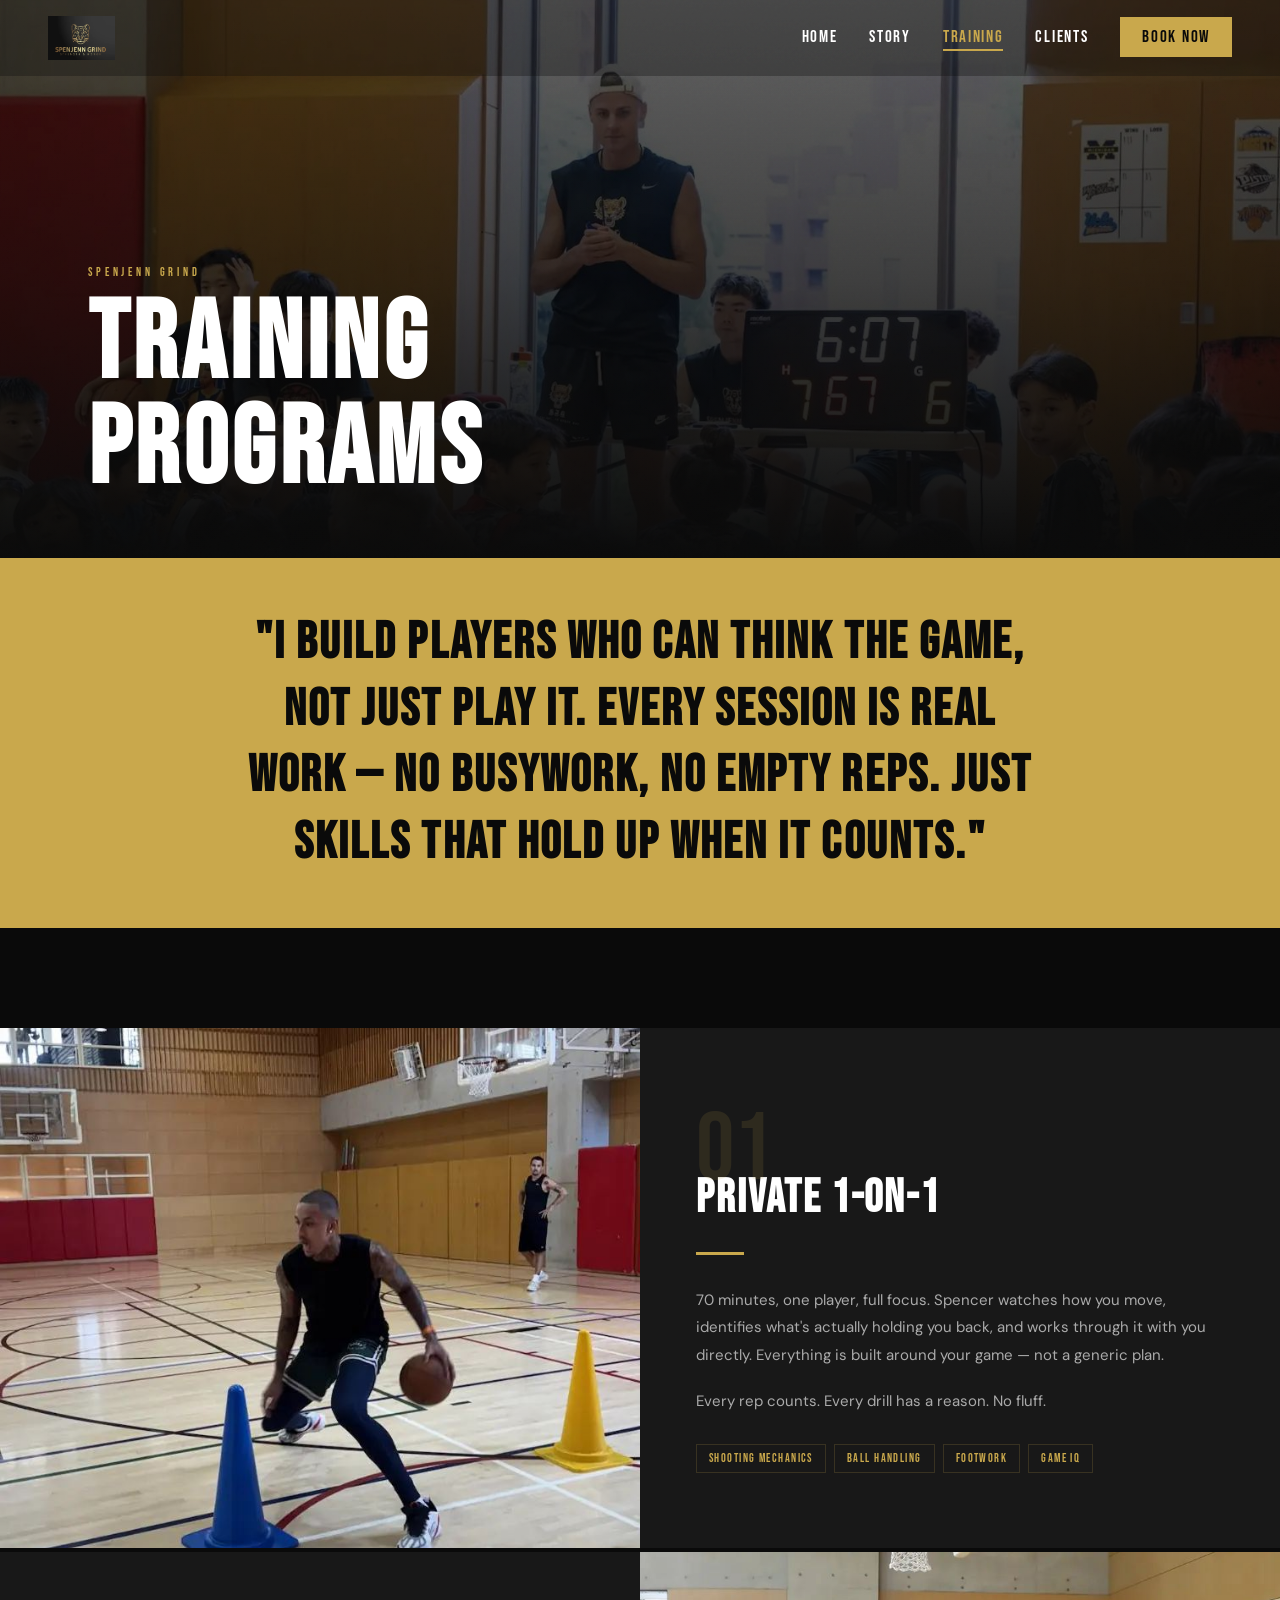
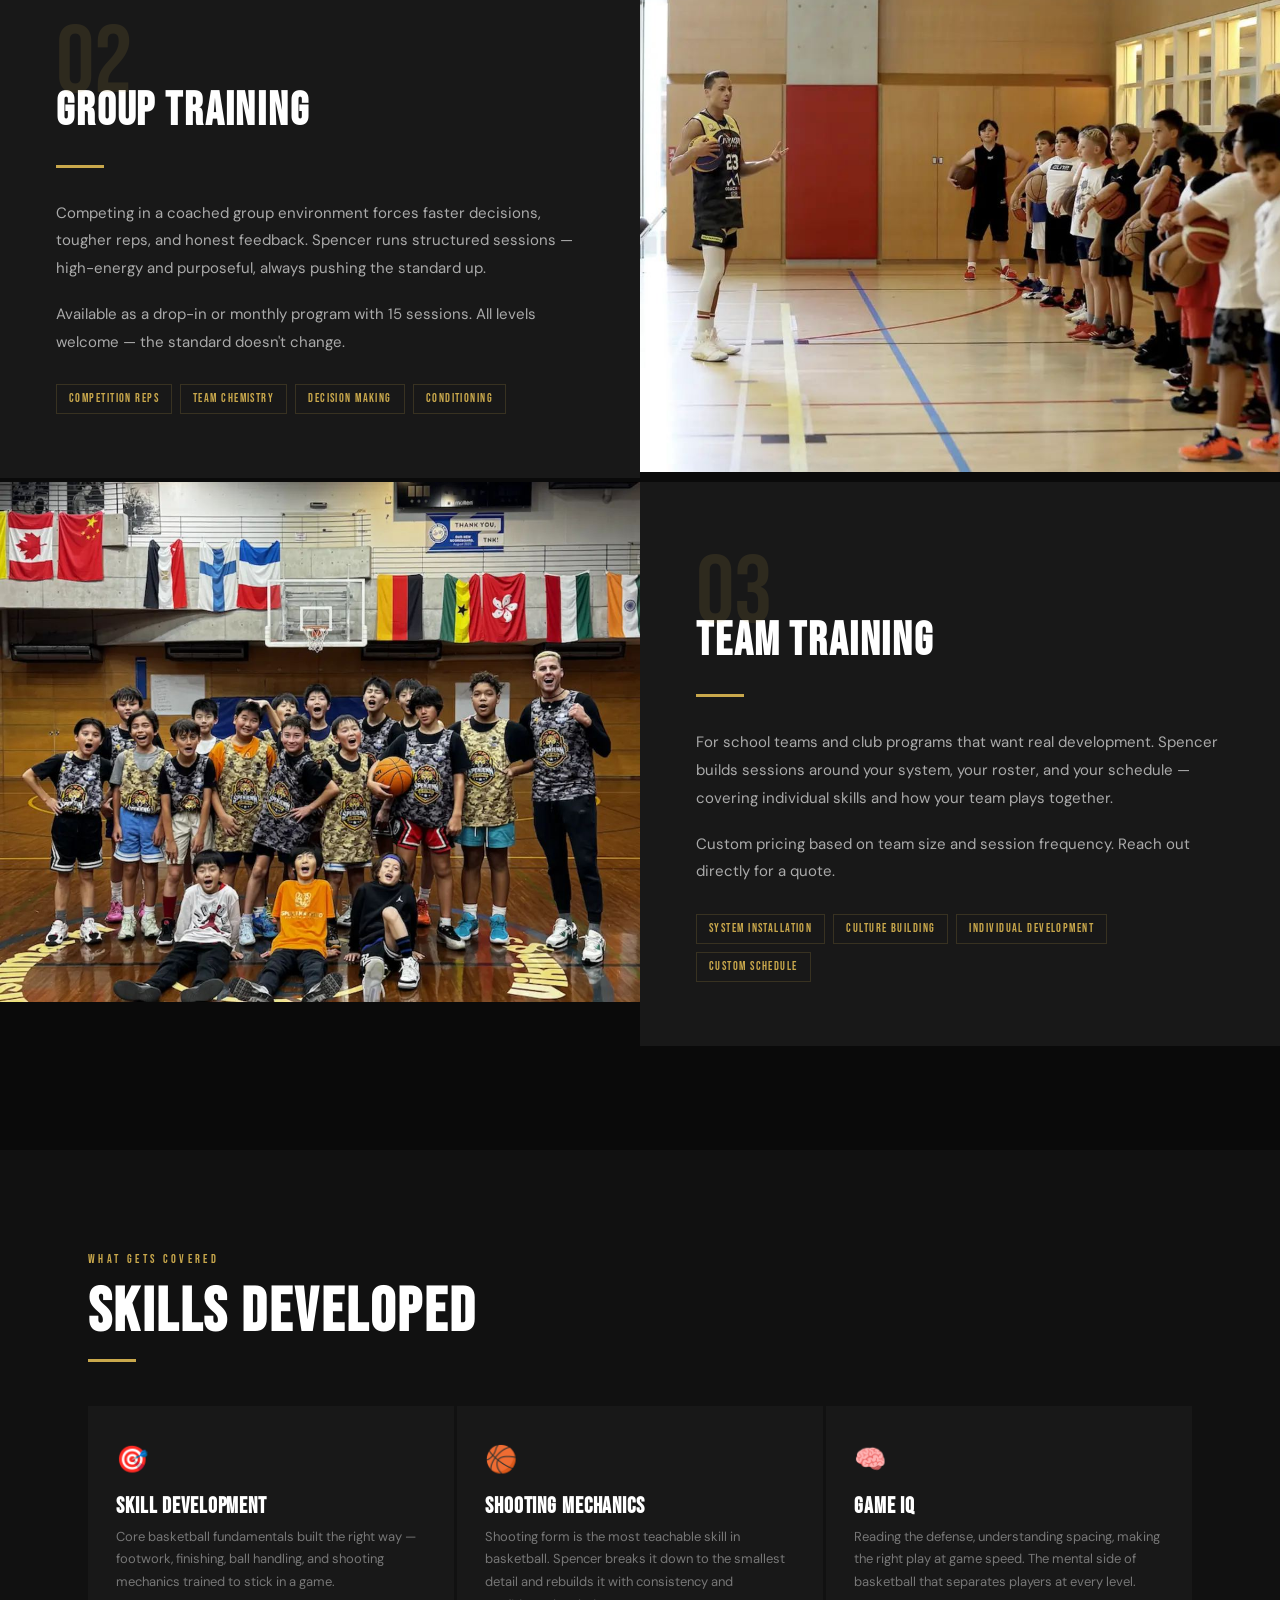
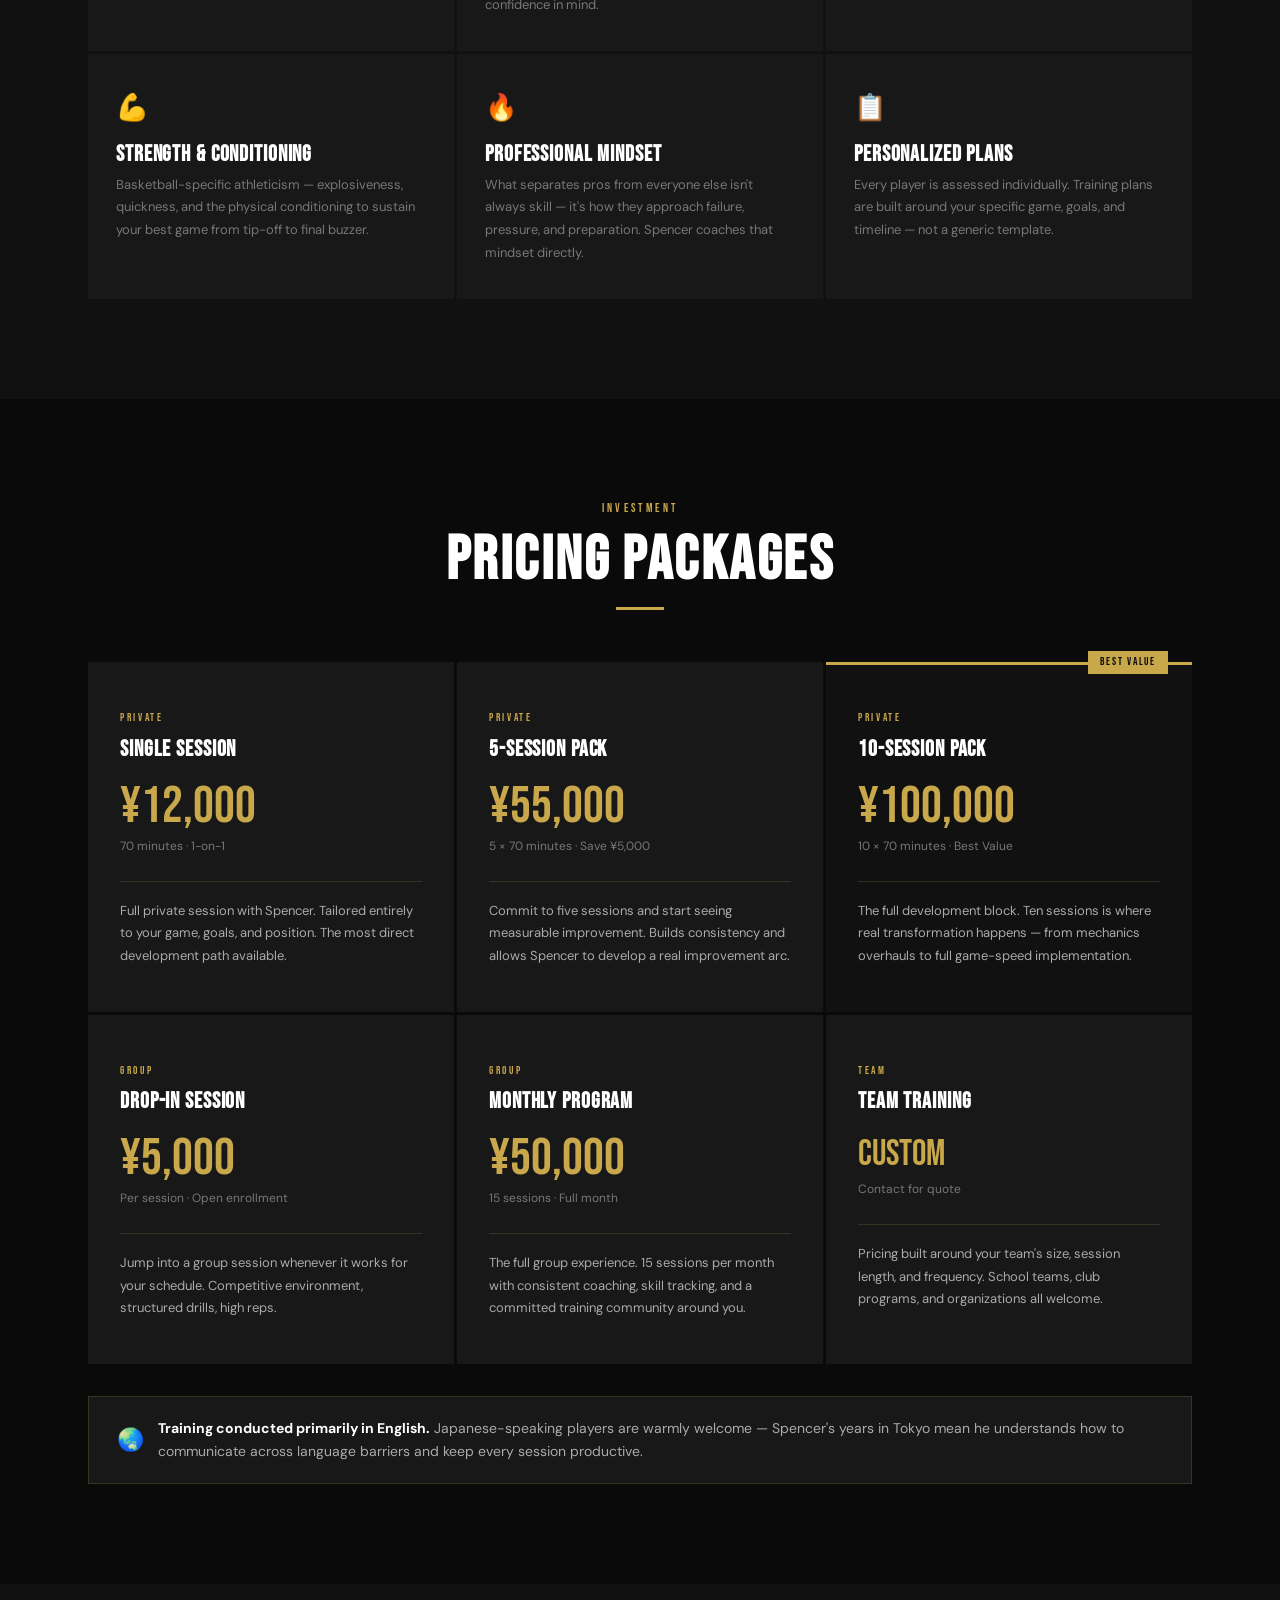
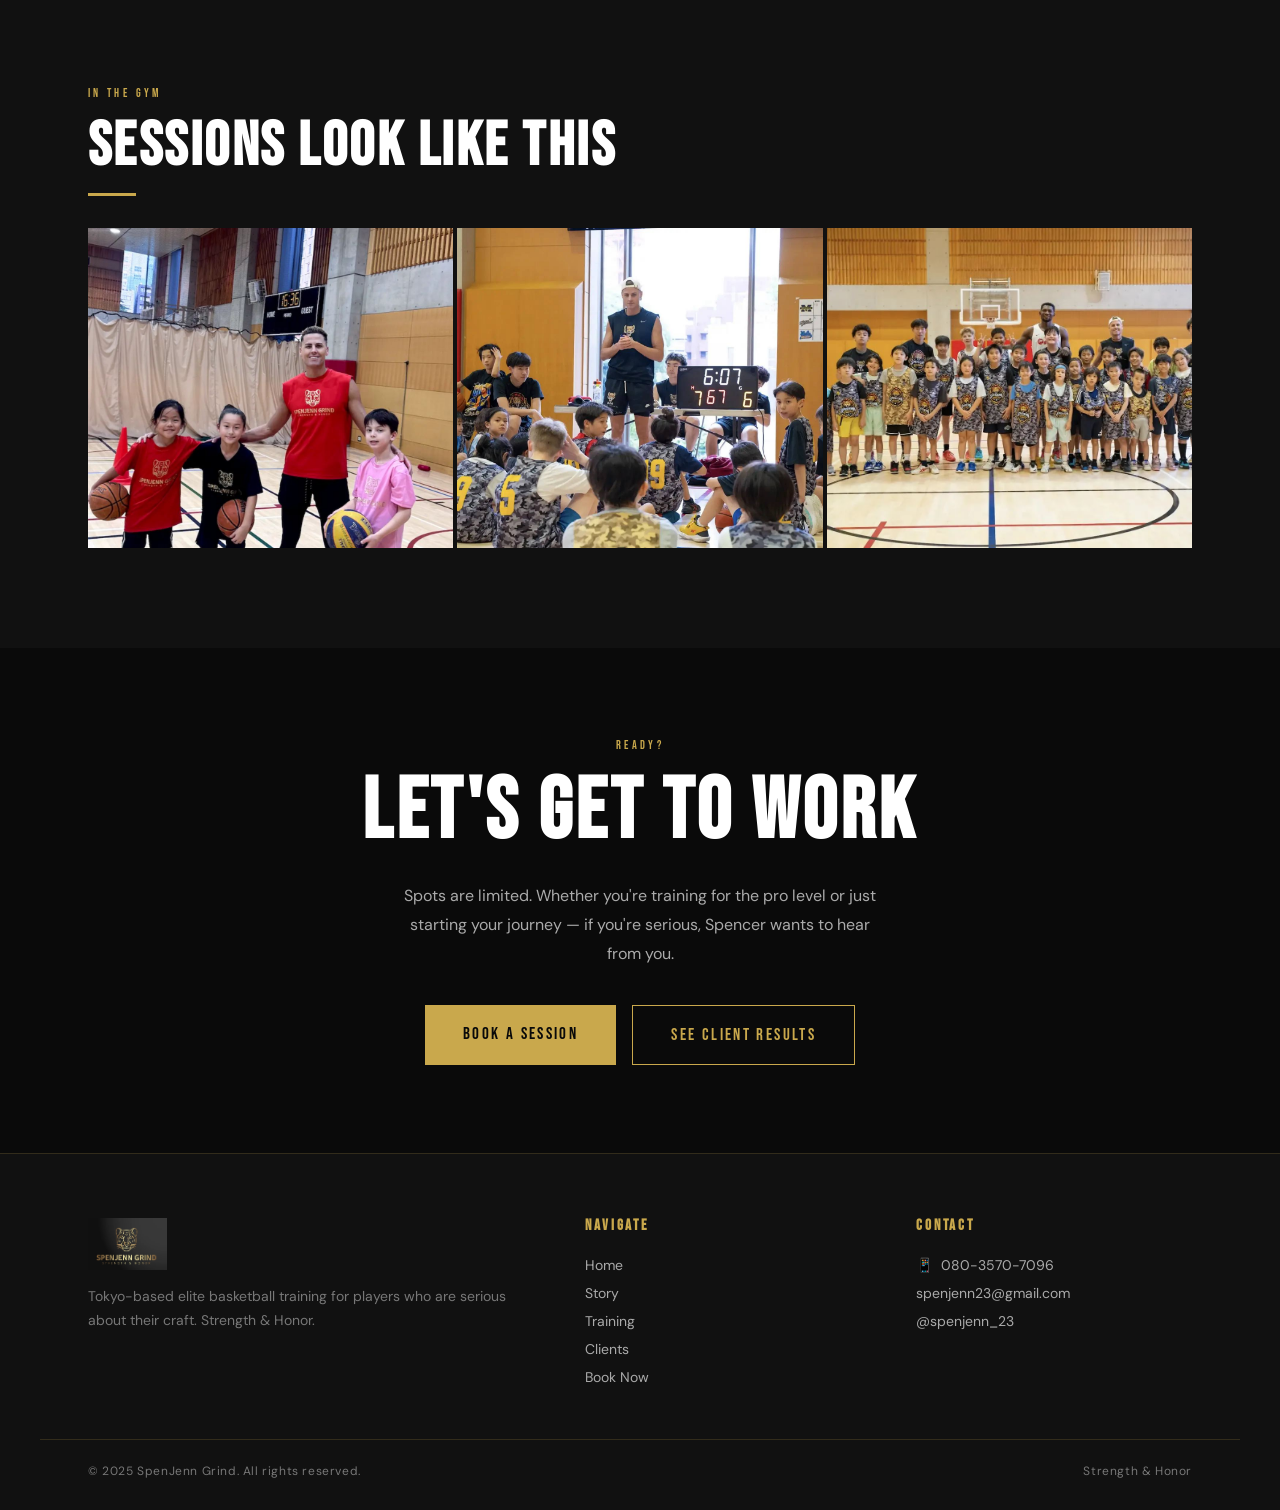
<file: training.html>
<!DOCTYPE html>
<html lang="en">
<head>
  <meta charset="UTF-8">
  <meta name="viewport" content="width=device-width, initial-scale=1.0">
  <title>Training Programs — Spencer Jennings | SpenJenn Grind</title>
  <meta name="description" content="Private 1-on-1, group, and team basketball training in Tokyo with 3x3.EXE Champion Spencer Jennings. View programs and pricing.">
  <link rel="preconnect" href="https://fonts.googleapis.com">
  <link rel="preconnect" href="https://fonts.gstatic.com" crossorigin>
  <link rel="stylesheet" href="css/style.css">
  <link rel="icon" type="image/svg+xml" href="favicon.svg">
</head>
<body>

<!-- ── PAGE INTRO ── -->
<div class="page-intro" id="pageIntro">
  <img src="logo+tagline.jpg" alt="SpenJenn Grind">
</div>

<!-- ── FLOATING CTA ── -->
<div class="float-cta" id="floatCta">
  <a href="book.html">Book a Session</a>
</div>

<!-- ── NAV ── -->
<nav class="nav scrolled" id="nav">
  <div class="nav-inner">
    <a href="index.html" class="nav-logo">
      <img src="logo+tagline.jpg" alt="SpenJenn Grind">
    </a>
    <ul class="nav-links">
      <li><a href="index.html">Home</a></li>
      <li><a href="story.html">Story</a></li>
      <li><a href="training.html" class="active">Training</a></li>
      <li><a href="clients.html">Clients</a></li>
      <li><a href="book.html" class="nav-cta-link">Book Now</a></li>
    </ul>
    <button class="nav-hamburger" id="hamburger" aria-label="Open menu">
      <span></span><span></span><span></span>
    </button>
  </div>
</nav>

<!-- ── MOBILE NAV ── -->
<div class="nav-mobile" id="mobileNav">
  <a href="index.html">Home</a>
  <a href="story.html">Story</a>
  <a href="training.html">Training</a>
  <a href="clients.html">Clients</a>
  <a href="book.html">Book Now</a>
</div>

<!-- ── PAGE HERO ── -->
<header class="page-hero" style="padding-top: var(--nav-h);">
  <div class="page-hero__bg" style="background-image: url('spenchencoaching1.jpg'); background-position: center 20%;"></div>
  <div class="page-hero__gradient"></div>
  <div class="page-hero__content container">
    <span class="page-hero__label">SpenJenn Grind</span>
    <h1 class="page-hero__title">TRAINING<br>PROGRAMS</h1>
  </div>
</header>

<!-- ── PHILOSOPHY BANNER ── -->
<div class="philosophy-banner">
  <h2>
    "I build players who can think the game, not just play it.
    Every session is real work — no busywork, no empty reps.
    Just skills that hold up when it counts."
  </h2>
</div>

<!-- ── TRAINING TYPES ── -->
<section class="training-types">

  <!-- Private 1-on-1 -->
  <div class="tt-block fade-in">
    <div class="tt-img">
      <img src="KuzmaTraining.jpg" alt="Private 1-on-1 training with Spencer Jennings" loading="lazy" style="object-position: center 45%;">
    </div>
    <div class="tt-content">
      <div class="tt-num">01</div>
      <h3>Private 1-on-1</h3>
      <div class="gold-bar"></div>
      <p>
        70 minutes, one player, full focus. Spencer watches how you move, identifies what's
        actually holding you back, and works through it with you directly. Everything is
        built around your game — not a generic plan.
      </p>
      <p>
        Every rep counts. Every drill has a reason. No fluff.
      </p>
      <div class="tt-tags">
        <span class="tt-tag">Shooting Mechanics</span>
        <span class="tt-tag">Ball Handling</span>
        <span class="tt-tag">Footwork</span>
        <span class="tt-tag">Game IQ</span>
      </div>
    </div>
  </div>

  <!-- Group Training -->
  <div class="tt-block tt-block--flip fade-in">
    <div class="tt-img">
      <img src="coachinggroup.jpg" alt="Group basketball training session" loading="lazy">
    </div>
    <div class="tt-content">
      <div class="tt-num">02</div>
      <h3>Group Training</h3>
      <div class="gold-bar"></div>
      <p>
        Competing in a coached group environment forces faster decisions, tougher reps,
        and honest feedback. Spencer runs structured sessions — high-energy and purposeful,
        always pushing the standard up.
      </p>
      <p>
        Available as a drop-in or monthly program with 15 sessions.
        All levels welcome — the standard doesn't change.
      </p>
      <div class="tt-tags">
        <span class="tt-tag">Competition Reps</span>
        <span class="tt-tag">Team Chemistry</span>
        <span class="tt-tag">Decision Making</span>
        <span class="tt-tag">Conditioning</span>
      </div>
    </div>
  </div>

  <!-- Team Training -->
  <div class="tt-block fade-in">
    <div class="tt-img">
      <img src="spenjengroupccoaching.jpg" alt="Team training with SpenJenn Grind" loading="lazy">
    </div>
    <div class="tt-content">
      <div class="tt-num">03</div>
      <h3>Team Training</h3>
      <div class="gold-bar"></div>
      <p>
        For school teams and club programs that want real development. Spencer builds
        sessions around your system, your roster, and your schedule — covering individual
        skills and how your team plays together.
      </p>
      <p>
        Custom pricing based on team size and session frequency.
        Reach out directly for a quote.
      </p>
      <div class="tt-tags">
        <span class="tt-tag">System Installation</span>
        <span class="tt-tag">Culture Building</span>
        <span class="tt-tag">Individual Development</span>
        <span class="tt-tag">Custom Schedule</span>
      </div>
    </div>
  </div>

</section>

<!-- ── SKILLS ── -->
<section class="skills">
  <div class="skills__inner">
    <div class="skills__head">
      <span class="section-label fade-in">What Gets Covered</span>
      <h2 class="section-title fade-in d1">Skills Developed</h2>
      <div class="gold-bar fade-in d2"></div>
    </div>
    <div class="skills-grid">
      <div class="skill-card fade-in">
        <div class="skill-icon">🎯</div>
        <h4>Skill Development</h4>
        <p>Core basketball fundamentals built the right way — footwork, finishing, ball handling, and shooting mechanics trained to stick in a game.</p>
      </div>
      <div class="skill-card fade-in d1">
        <div class="skill-icon">🏀</div>
        <h4>Shooting Mechanics</h4>
        <p>Shooting form is the most teachable skill in basketball. Spencer breaks it down to the smallest detail and rebuilds it with consistency and confidence in mind.</p>
      </div>
      <div class="skill-card fade-in d2">
        <div class="skill-icon">🧠</div>
        <h4>Game IQ</h4>
        <p>Reading the defense, understanding spacing, making the right play at game speed. The mental side of basketball that separates players at every level.</p>
      </div>
      <div class="skill-card fade-in">
        <div class="skill-icon">💪</div>
        <h4>Strength &amp; Conditioning</h4>
        <p>Basketball-specific athleticism — explosiveness, quickness, and the physical conditioning to sustain your best game from tip-off to final buzzer.</p>
      </div>
      <div class="skill-card fade-in d1">
        <div class="skill-icon">🔥</div>
        <h4>Professional Mindset</h4>
        <p>What separates pros from everyone else isn't always skill — it's how they approach failure, pressure, and preparation. Spencer coaches that mindset directly.</p>
      </div>
      <div class="skill-card fade-in d2">
        <div class="skill-icon">📋</div>
        <h4>Personalized Plans</h4>
        <p>Every player is assessed individually. Training plans are built around your specific game, goals, and timeline — not a generic template.</p>
      </div>
    </div>
  </div>
</section>

<!-- ── PRICING ── -->
<section class="pricing">
  <div class="pricing__inner">
    <div class="pricing__head">
      <span class="section-label fade-in">Investment</span>
      <h2 class="section-title fade-in d1">Pricing Packages</h2>
      <div class="gold-bar gold-bar--center fade-in d2"></div>
    </div>

    <div class="pricing-grid">

      <!-- Private Single -->
      <div class="price-card fade-in">
        <div class="price-type">Private</div>
        <h3 class="price-name">Single Session</h3>
        <div class="price-amount">¥12,000</div>
        <div class="price-dur">70 minutes · 1-on-1</div>
        <div class="price-divider"></div>
        <p>Full private session with Spencer. Tailored entirely to your game, goals, and position. The most direct development path available.</p>
      </div>

      <!-- 5 Pack -->
      <div class="price-card fade-in d1">
        <div class="price-type">Private</div>
        <h3 class="price-name">5-Session Pack</h3>
        <div class="price-amount">¥55,000</div>
        <div class="price-dur">5 × 70 minutes · Save ¥5,000</div>
        <div class="price-divider"></div>
        <p>Commit to five sessions and start seeing measurable improvement. Builds consistency and allows Spencer to develop a real improvement arc.</p>
      </div>

      <!-- 10 Pack -->
      <div class="price-card featured fade-in d2">
        <div class="price-type">Private</div>
        <h3 class="price-name">10-Session Pack</h3>
        <div class="price-amount">¥100,000</div>
        <div class="price-dur">10 × 70 minutes · Best Value</div>
        <div class="price-divider"></div>
        <p>The full development block. Ten sessions is where real transformation happens — from mechanics overhauls to full game-speed implementation.</p>
      </div>

      <!-- Group Drop-in -->
      <div class="price-card fade-in">
        <div class="price-type">Group</div>
        <h3 class="price-name">Drop-In Session</h3>
        <div class="price-amount">¥5,000</div>
        <div class="price-dur">Per session · Open enrollment</div>
        <div class="price-divider"></div>
        <p>Jump into a group session whenever it works for your schedule. Competitive environment, structured drills, high reps.</p>
      </div>

      <!-- Monthly Group -->
      <div class="price-card fade-in d1">
        <div class="price-type">Group</div>
        <h3 class="price-name">Monthly Program</h3>
        <div class="price-amount">¥50,000</div>
        <div class="price-dur">15 sessions · Full month</div>
        <div class="price-divider"></div>
        <p>The full group experience. 15 sessions per month with consistent coaching, skill tracking, and a committed training community around you.</p>
      </div>

      <!-- Team -->
      <div class="price-card fade-in d2">
        <div class="price-type">Team</div>
        <h3 class="price-name">Team Training</h3>
        <div class="price-amount" style="font-size: 36px; line-height: 1.2;">Custom</div>
        <div class="price-dur">Contact for quote</div>
        <div class="price-divider"></div>
        <p>Pricing built around your team's size, session length, and frequency. School teams, club programs, and organizations all welcome.</p>
      </div>

    </div><!-- /.pricing-grid -->

    <div class="lang-note fade-in" style="margin-top: 20px;">
      <span style="font-size: 22px;">🌏</span>
      <p>
        <strong>Training conducted primarily in English.</strong>
        Japanese-speaking players are warmly welcome — Spencer's years in Tokyo mean he understands
        how to communicate across language barriers and keep every session productive.
      </p>
    </div>

  </div>
</section>

<!-- ── ACTION PHOTOS ── -->
<section style="background: var(--dark); padding: var(--pad) 0;">
  <div style="max-width: var(--max-w); margin: 0 auto; padding: 0 48px;">
    <span class="section-label fade-in">In the Gym</span>
    <h2 class="section-title fade-in d1">Sessions Look Like This</h2>
    <div class="gold-bar fade-in d2"></div>
    <div style="display: grid; grid-template-columns: 1fr 1fr 1fr; gap: 4px; margin-top: 0;">
      <div style="overflow:hidden; height: 320px;">
        <img src="spenjencoaching.jpg" alt="Spencer Jennings coaching young players" loading="lazy"
             style="width:100%; height:100%; object-fit:cover; object-position:center top; transition: transform 0.5s;"
             onmouseover="this.style.transform='scale(1.04)'" onmouseout="this.style.transform=''">
      </div>
      <div style="overflow:hidden; height: 320px;">
        <img src="spenchencoaching1.jpg" alt="Spencer Jennings coaching session" loading="lazy"
             style="width:100%; height:100%; object-fit:cover; object-position:center top; transition: transform 0.5s;"
             onmouseover="this.style.transform='scale(1.04)'" onmouseout="this.style.transform=''">
      </div>
      <div style="overflow:hidden; height: 320px;">
        <img src="Spenjencoaching2.jpg" alt="SpenJenn Grind group training camp" loading="lazy"
             style="width:100%; height:100%; object-fit:cover; object-position:center top; transition: transform 0.5s;"
             onmouseover="this.style.transform='scale(1.04)'" onmouseout="this.style.transform=''">
      </div>
    </div>
  </div>
</section>

<!-- ── BOOK CTA ── -->
<section style="padding: 88px 48px; text-align: center; background: var(--black);">
  <span class="section-label fade-in" style="display:block; text-align:center; margin-bottom:12px;">Ready?</span>
  <h2 class="fade-in d1" style="font-size: clamp(40px, 7vw, 86px); color: var(--white); margin-bottom: 24px;">
    Let's Get to Work
  </h2>
  <p class="fade-in d2" style="color: var(--muted-2); font-size: 16px; max-width: 480px; margin: 0 auto 36px; line-height: 1.8;">
    Spots are limited. Whether you're training for the pro level or just starting your journey —
    if you're serious, Spencer wants to hear from you.
  </p>
  <div class="fade-in d3" style="display: flex; gap: 16px; justify-content: center; flex-wrap: wrap;">
    <a href="book.html" class="btn btn--gold">Book a Session</a>
    <a href="clients.html" class="btn btn--outline">See Client Results</a>
  </div>
</section>

<!-- ── FOOTER ── -->
<footer class="footer">
  <div class="footer-grid">
    <div class="footer-brand">
      <a href="index.html"><img src="logo+tagline.jpg" alt="SpenJenn Grind"></a>
      <p>Tokyo-based elite basketball training for players who are serious about their craft. Strength &amp; Honor.</p>
    </div>
    <div class="footer-col">
      <h4>Navigate</h4>
      <a href="index.html">Home</a>
      <a href="story.html">Story</a>
      <a href="training.html">Training</a>
      <a href="clients.html">Clients</a>
      <a href="book.html">Book Now</a>
    </div>
    <div class="footer-col">
      <h4>Contact</h4>
      <p>📱 &nbsp;080-3570-7096</p>
      <a href="mailto:spenjenn23@gmail.com">spenjenn23@gmail.com</a>
      <a href="https://instagram.com/spenjenn_23" target="_blank" rel="noopener noreferrer">@spenjenn_23</a>
    </div>
  </div>
  <div class="footer-bottom">
    <p>© 2025 SpenJenn Grind. All rights reserved.</p>
    <p>Strength &amp; Honor</p>
  </div>
</footer>

<script src="js/main.js"></script>
</body>
</html>
</file>
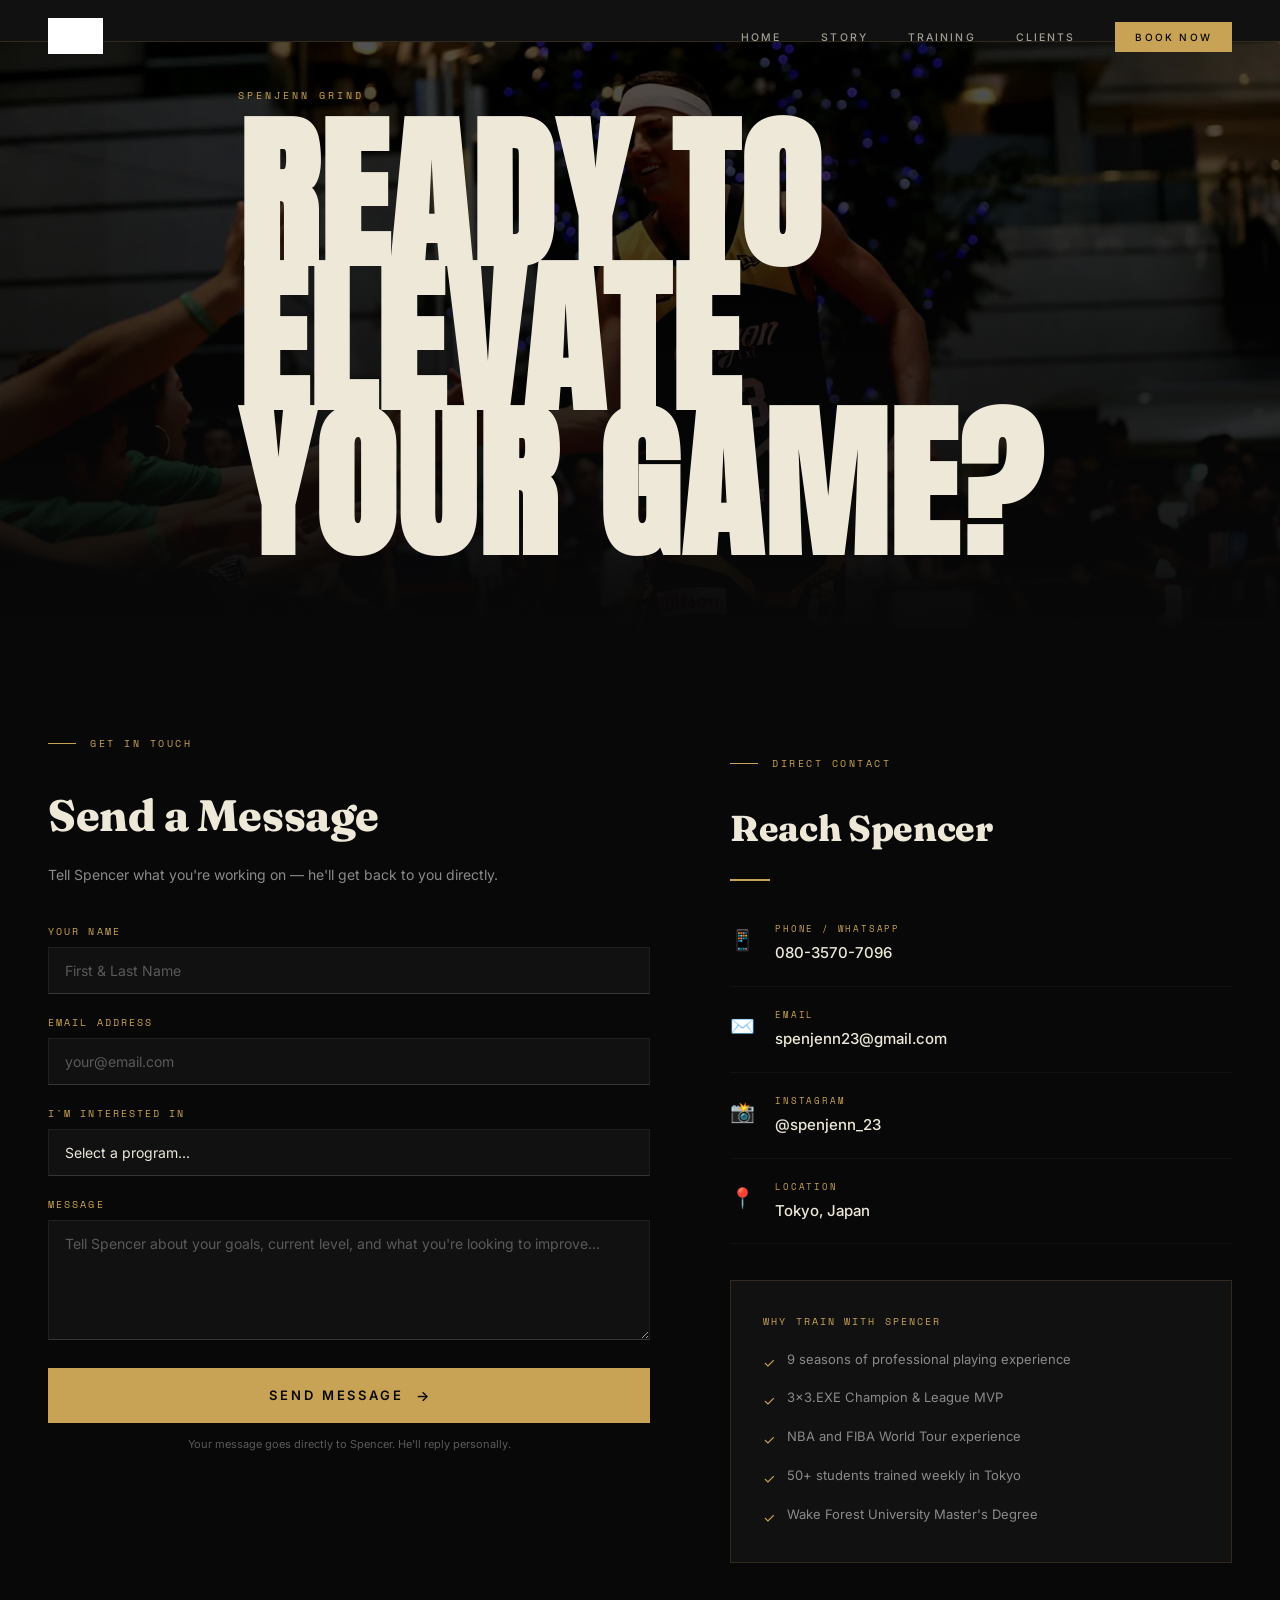
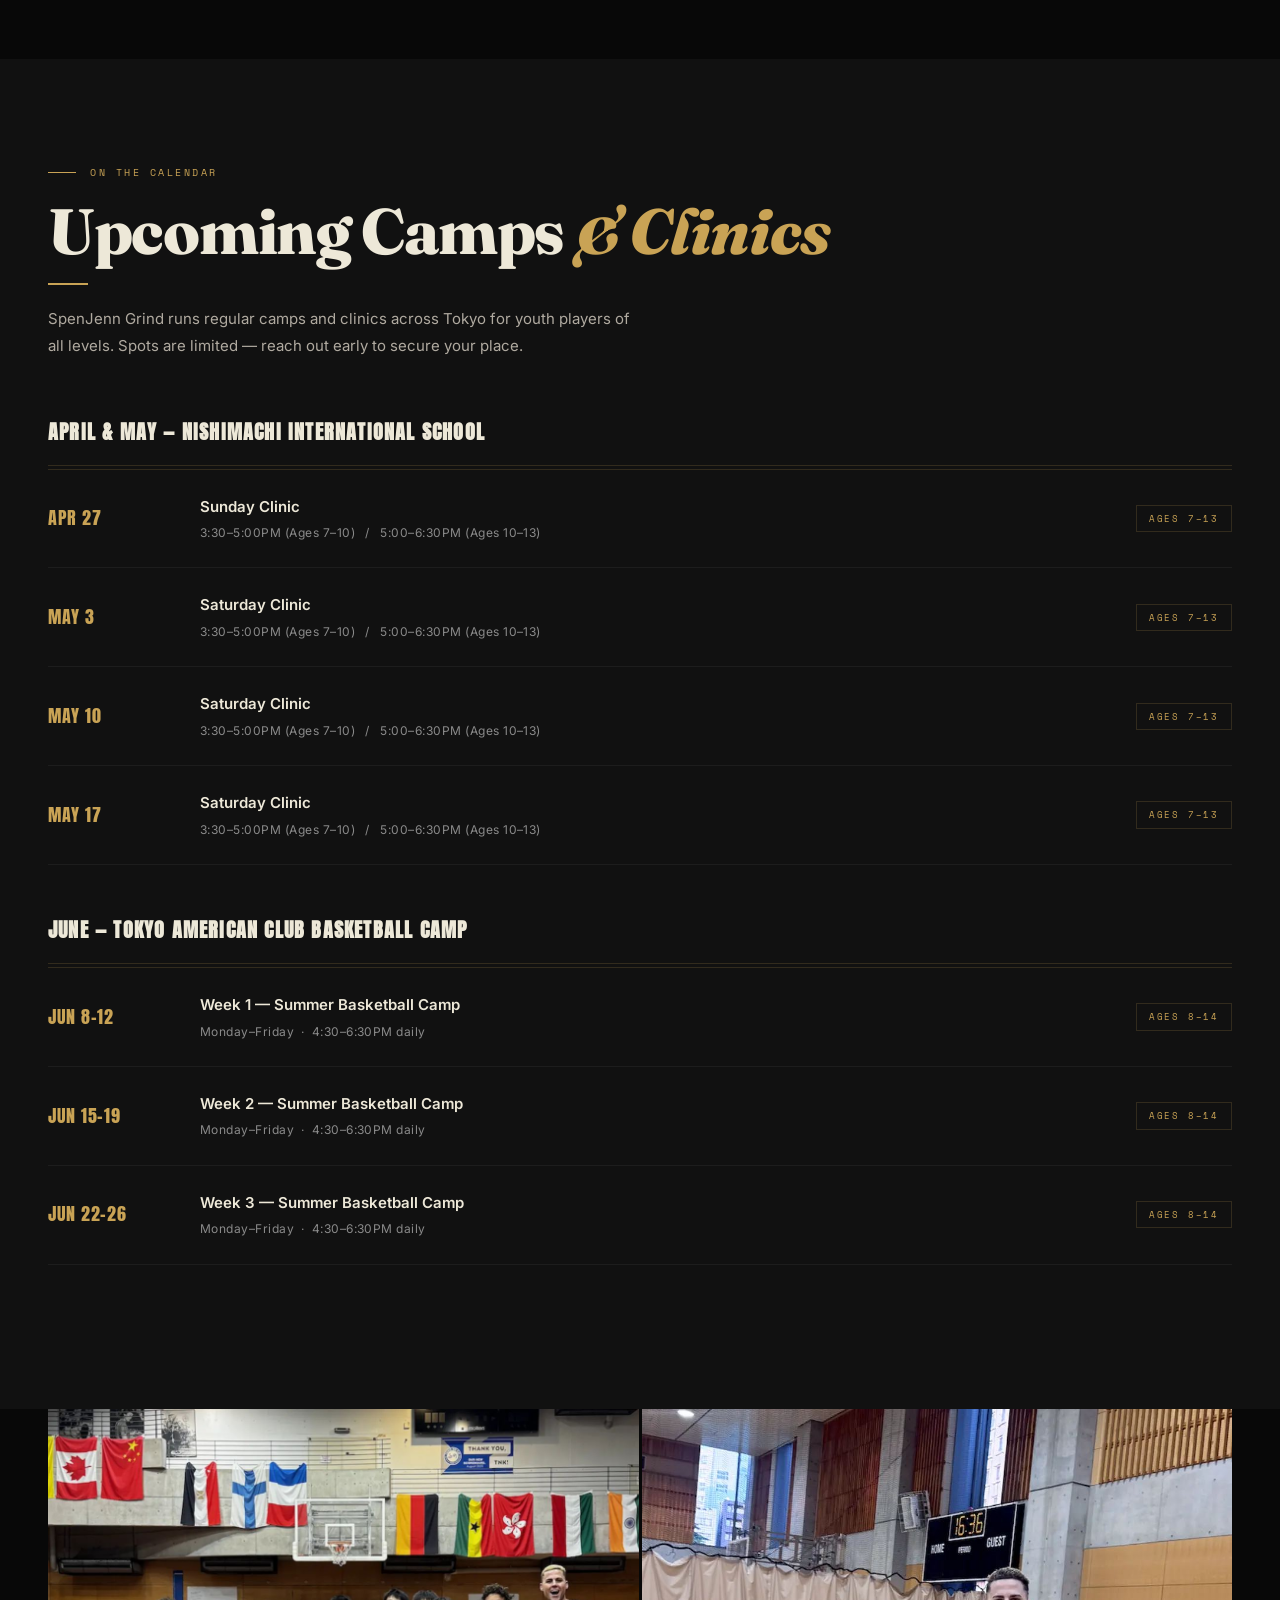
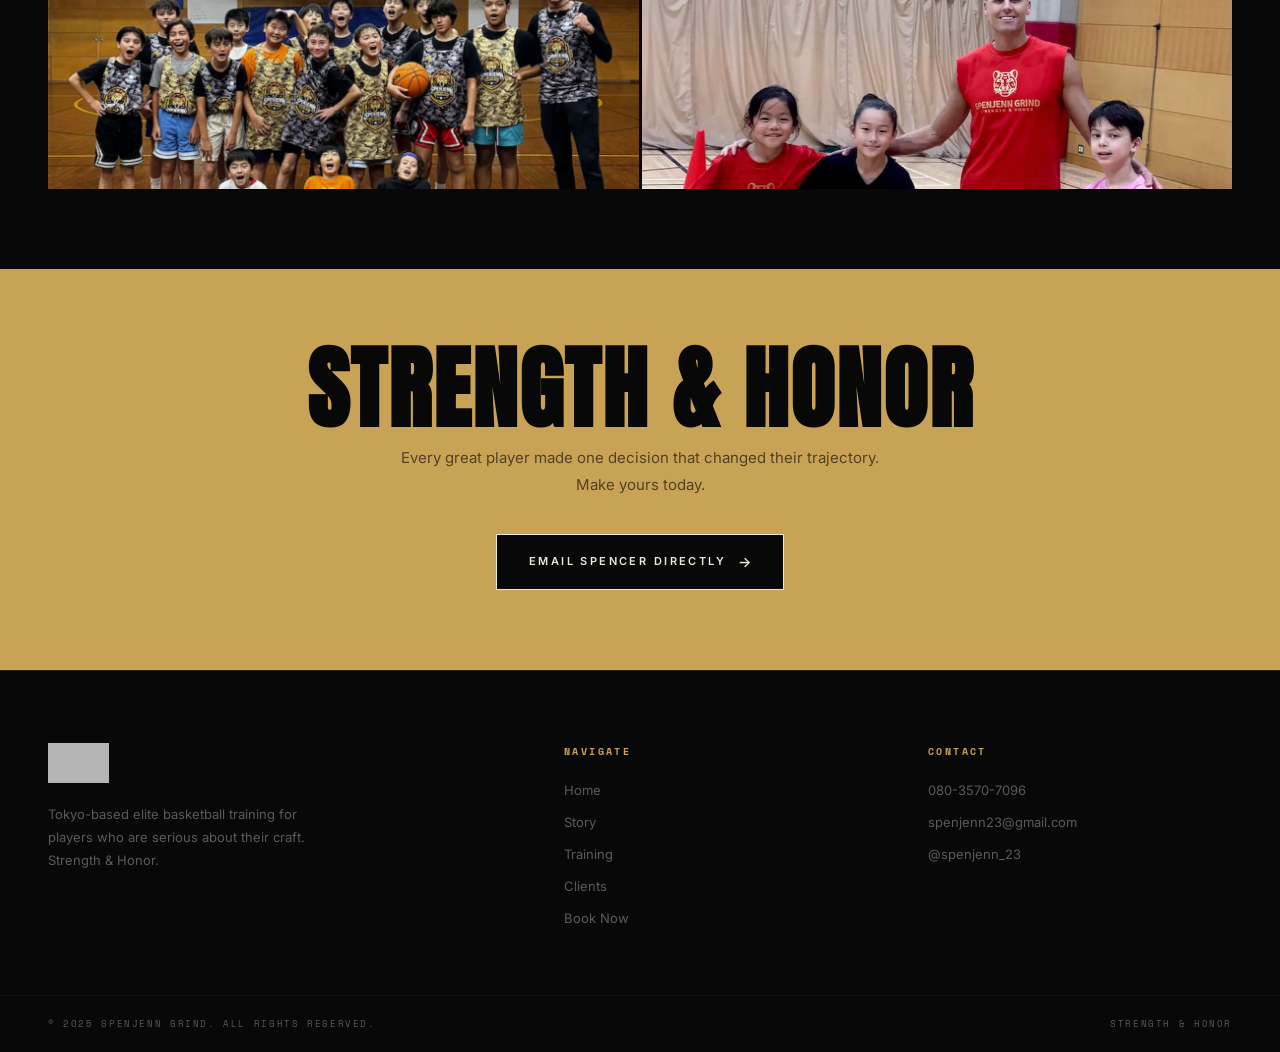
<file: SpenJenn-cop/book.html>
<!DOCTYPE html>
<html lang="en">
<head>
  <meta charset="UTF-8">
  <meta name="viewport" content="width=device-width, initial-scale=1.0">
  <title>Book a Session — Spencer Jennings | SpenJenn Grind</title>
  <meta name="description" content="Book a private, group, or team training session with Spencer Jennings in Tokyo.">
  <link rel="preconnect" href="https://fonts.googleapis.com">
  <link rel="preconnect" href="https://fonts.gstatic.com" crossorigin>
  <link rel="stylesheet" href="css/style.css">
  <link rel="icon" type="image/svg+xml" href="favicon.svg">
</head>
<body>

<!-- ── PAGE INTRO ── -->
<div class="page-intro" id="pageIntro">
  <img src="logo+tagline.jpg" alt="SpenJenn Grind">
</div>

<!-- ── NAV ── -->
<nav class="nav scrolled" id="nav">
  <div class="nav-inner">
    <a href="index.html" class="nav-logo">
      <img src="logo+tagline.jpg" alt="SpenJenn Grind">
    </a>
    <ul class="nav-links">
      <li><a href="index.html">Home</a></li>
      <li><a href="story.html">Story</a></li>
      <li><a href="training.html">Training</a></li>
      <li><a href="clients.html">Clients</a></li>
      <li><a href="book.html" class="nav-cta-link active">Book Now</a></li>
    </ul>
    <button class="nav-hamburger" id="hamburger" aria-label="Open menu">
      <span></span><span></span><span></span>
    </button>
  </div>
</nav>

<!-- ── MOBILE NAV ── -->
<div class="nav-mobile" id="mobileNav">
  <a href="index.html">Home</a>
  <a href="story.html">Story</a>
  <a href="training.html">Training</a>
  <a href="clients.html">Clients</a>
  <a href="book.html">Book Now</a>
</div>

<!-- ── PAGE HERO ── -->
<header class="page-hero" style="padding-top: var(--nav-h);">
  <div class="page-hero__bg" style="background-image: url('3x3action4.jpg'); background-position: center 30%;"></div>
  <div class="page-hero__gradient"></div>
  <div class="page-hero__content container">
    <span class="page-hero__label">SpenJenn Grind</span>
    <h1 class="page-hero__title">READY TO<br>ELEVATE<br>YOUR GAME?</h1>
  </div>
</header>

<!-- ── CONTACT + FORM ── -->
<section class="book-section">
  <div class="book-section__inner">

    <!-- FORM -->
    <div class="contact-form">
      <div class="form-head fade-in">
        <span class="section-label">Get in Touch</span>
        <h2>Send a Message</h2>
        <p>Tell Spencer what you're working on — he'll get back to you directly.</p>
      </div>

      <form action="https://formspree.io/f/YOUR_FORM_ID" method="POST" class="fade-in d1">
        <input type="hidden" name="_subject" value="New training inquiry — SpenJenn Grind">

        <div class="form-group">
          <label for="name">Your Name</label>
          <input type="text" id="name" name="Name" placeholder="First & Last Name" required>
        </div>

        <div class="form-group">
          <label for="email">Email Address</label>
          <input type="email" id="email" name="Email" placeholder="your@email.com" required>
        </div>

        <div class="form-group">
          <label for="interest">I'm Interested In</label>
          <select id="interest" name="Interest">
            <option value="" disabled selected>Select a program...</option>
            <option value="Private 1-on-1">Private 1-on-1 Training</option>
            <option value="Group Drop-in">Group Drop-In Session</option>
            <option value="Monthly Group">Monthly Group Program</option>
            <option value="Team Training">Team Training</option>
            <option value="Camp / Clinic">Camp or Clinic</option>
            <option value="Other">Other / General Inquiry</option>
          </select>
        </div>

        <div class="form-group">
          <label for="message">Message</label>
          <textarea id="message" name="Message" placeholder="Tell Spencer about your goals, current level, and what you're looking to improve..." required></textarea>
        </div>

        <button type="submit" class="btn btn--gold" style="width: 100%; font-size: 13px; padding: 18px; justify-content: center;">
          Send Message
        </button>

        <p style="font-size: 11px; color: var(--muted); margin-top: 12px; text-align: center; line-height: 1.7;">
          Your message goes directly to Spencer. He'll reply personally.
        </p>
      </form>
    </div>

    <!-- CONTACT INFO -->
    <div class="contact-info fade-in d2">
      <span class="section-label">Direct Contact</span>
      <h3>Reach Spencer</h3>
      <div class="gold-bar"></div>

      <div class="contact-detail">
        <div class="cd-icon">📱</div>
        <div>
          <p class="cd-label">Phone / WhatsApp</p>
          <p class="cd-value"><a href="tel:+810803570-7096">080-3570-7096</a></p>
        </div>
      </div>

      <div class="contact-detail">
        <div class="cd-icon">✉️</div>
        <div>
          <p class="cd-label">Email</p>
          <p class="cd-value"><a href="mailto:spenjenn23@gmail.com">spenjenn23@gmail.com</a></p>
        </div>
      </div>

      <div class="contact-detail">
        <div class="cd-icon">📸</div>
        <div>
          <p class="cd-label">Instagram</p>
          <p class="cd-value"><a href="https://instagram.com/spenjenn_23" target="_blank" rel="noopener noreferrer">@spenjenn_23</a></p>
        </div>
      </div>

      <div class="contact-detail">
        <div class="cd-icon">📍</div>
        <div>
          <p class="cd-label">Location</p>
          <p class="cd-value">Tokyo, Japan</p>
        </div>
      </div>

      <div class="why-box">
        <span class="why-box__label">Why Train With Spencer</span>
        <div class="why-list">
          <div class="why-item">
            <span class="check">✓</span>
            <p>9 seasons of professional playing experience</p>
          </div>
          <div class="why-item">
            <span class="check">✓</span>
            <p>3x3.EXE Champion &amp; League MVP</p>
          </div>
          <div class="why-item">
            <span class="check">✓</span>
            <p>NBA and FIBA World Tour experience</p>
          </div>
          <div class="why-item">
            <span class="check">✓</span>
            <p>50+ students trained weekly in Tokyo</p>
          </div>
          <div class="why-item">
            <span class="check">✓</span>
            <p>Wake Forest University Master's Degree</p>
          </div>
        </div>
      </div>
    </div>

  </div>
</section>

<!-- ── CAMP SCHEDULE ── -->
<section class="camp-schedule">
  <div class="camp-schedule__inner">
    <div class="camp-schedule__head">
      <span class="section-label fade-in">On the Calendar</span>
      <h2 class="section-title fade-in d1">Upcoming Camps <em>&amp; Clinics</em></h2>
      <div class="gold-bar fade-in d2"></div>
      <p class="fade-in d2" style="color: var(--muted-3); font-size: 15px; line-height: 1.8; max-width: 600px; margin-top: 4px;">
        SpenJenn Grind runs regular camps and clinics across Tokyo for youth players of all levels.
        Spots are limited — reach out early to secure your place.
      </p>
    </div>

    <div class="camp-group fade-in">
      <h3>April &amp; May — Nishimachi International School</h3>
      <div class="camp-list">
        <div class="camp-item">
          <div class="camp-date">APR 27</div>
          <div class="camp-info">
            <h4>Sunday Clinic</h4>
            <p>3:30–5:00PM (Ages 7–10) &nbsp;&nbsp;/&nbsp;&nbsp; 5:00–6:30PM (Ages 10–13)</p>
          </div>
          <div class="camp-tag">Ages 7–13</div>
        </div>
        <div class="camp-item">
          <div class="camp-date">MAY 3</div>
          <div class="camp-info">
            <h4>Saturday Clinic</h4>
            <p>3:30–5:00PM (Ages 7–10) &nbsp;&nbsp;/&nbsp;&nbsp; 5:00–6:30PM (Ages 10–13)</p>
          </div>
          <div class="camp-tag">Ages 7–13</div>
        </div>
        <div class="camp-item">
          <div class="camp-date">MAY 10</div>
          <div class="camp-info">
            <h4>Saturday Clinic</h4>
            <p>3:30–5:00PM (Ages 7–10) &nbsp;&nbsp;/&nbsp;&nbsp; 5:00–6:30PM (Ages 10–13)</p>
          </div>
          <div class="camp-tag">Ages 7–13</div>
        </div>
        <div class="camp-item">
          <div class="camp-date">MAY 17</div>
          <div class="camp-info">
            <h4>Saturday Clinic</h4>
            <p>3:30–5:00PM (Ages 7–10) &nbsp;&nbsp;/&nbsp;&nbsp; 5:00–6:30PM (Ages 10–13)</p>
          </div>
          <div class="camp-tag">Ages 7–13</div>
        </div>
      </div>
    </div>

    <div class="camp-group fade-in">
      <h3>June — Tokyo American Club Basketball Camp</h3>
      <div class="camp-list">
        <div class="camp-item">
          <div class="camp-date">JUN 8–12</div>
          <div class="camp-info">
            <h4>Week 1 — Summer Basketball Camp</h4>
            <p>Monday–Friday &nbsp;·&nbsp; 4:30–6:30PM daily</p>
          </div>
          <div class="camp-tag">Ages 8–14</div>
        </div>
        <div class="camp-item">
          <div class="camp-date">JUN 15–19</div>
          <div class="camp-info">
            <h4>Week 2 — Summer Basketball Camp</h4>
            <p>Monday–Friday &nbsp;·&nbsp; 4:30–6:30PM daily</p>
          </div>
          <div class="camp-tag">Ages 8–14</div>
        </div>
        <div class="camp-item">
          <div class="camp-date">JUN 22–26</div>
          <div class="camp-info">
            <h4>Week 3 — Summer Basketball Camp</h4>
            <p>Monday–Friday &nbsp;·&nbsp; 4:30–6:30PM daily</p>
          </div>
          <div class="camp-tag">Ages 8–14</div>
        </div>
      </div>
    </div>
  </div>
</section>

<!-- ── CAMP PHOTOS ── -->
<div style="max-width: var(--max-w); margin: 0 auto; padding: 0 48px 80px;">
  <div class="photo-grid-2 fade-in">
    <div>
      <img src="spenjengroupccoaching.jpg" alt="SpenJenn Grind camp group" loading="lazy">
    </div>
    <div>
      <img src="spenjencoaching.jpg" alt="Spencer Jennings with young players" loading="lazy">
    </div>
  </div>
</div>

<!-- ── FINAL CTA ── -->
<div class="cta-gold">
  <h2>Strength &amp; Honor</h2>
  <p>Every great player made one decision that changed their trajectory. Make yours today.</p>
  <a href="mailto:spenjenn23@gmail.com" class="btn btn--dark">Email Spencer Directly</a>
</div>

<!-- ── FOOTER ── -->
<footer class="footer">
  <div class="footer-grid">
    <div class="footer-brand">
      <a href="index.html"><img src="logo+tagline.jpg" alt="SpenJenn Grind"></a>
      <p>Tokyo-based elite basketball training for players who are serious about their craft. Strength &amp; Honor.</p>
    </div>
    <div class="footer-col">
      <h4>Navigate</h4>
      <a href="index.html">Home</a>
      <a href="story.html">Story</a>
      <a href="training.html">Training</a>
      <a href="clients.html">Clients</a>
      <a href="book.html">Book Now</a>
    </div>
    <div class="footer-col">
      <h4>Contact</h4>
      <p>080-3570-7096</p>
      <a href="mailto:spenjenn23@gmail.com">spenjenn23@gmail.com</a>
      <a href="https://instagram.com/spenjenn_23" target="_blank" rel="noopener noreferrer">@spenjenn_23</a>
    </div>
  </div>
  <div class="footer-bottom">
    <p>© 2025 SpenJenn Grind. All rights reserved.</p>
    <p>Strength &amp; Honor</p>
  </div>
</footer>

<script src="js/main.js"></script>
</body>
</html>
</file>
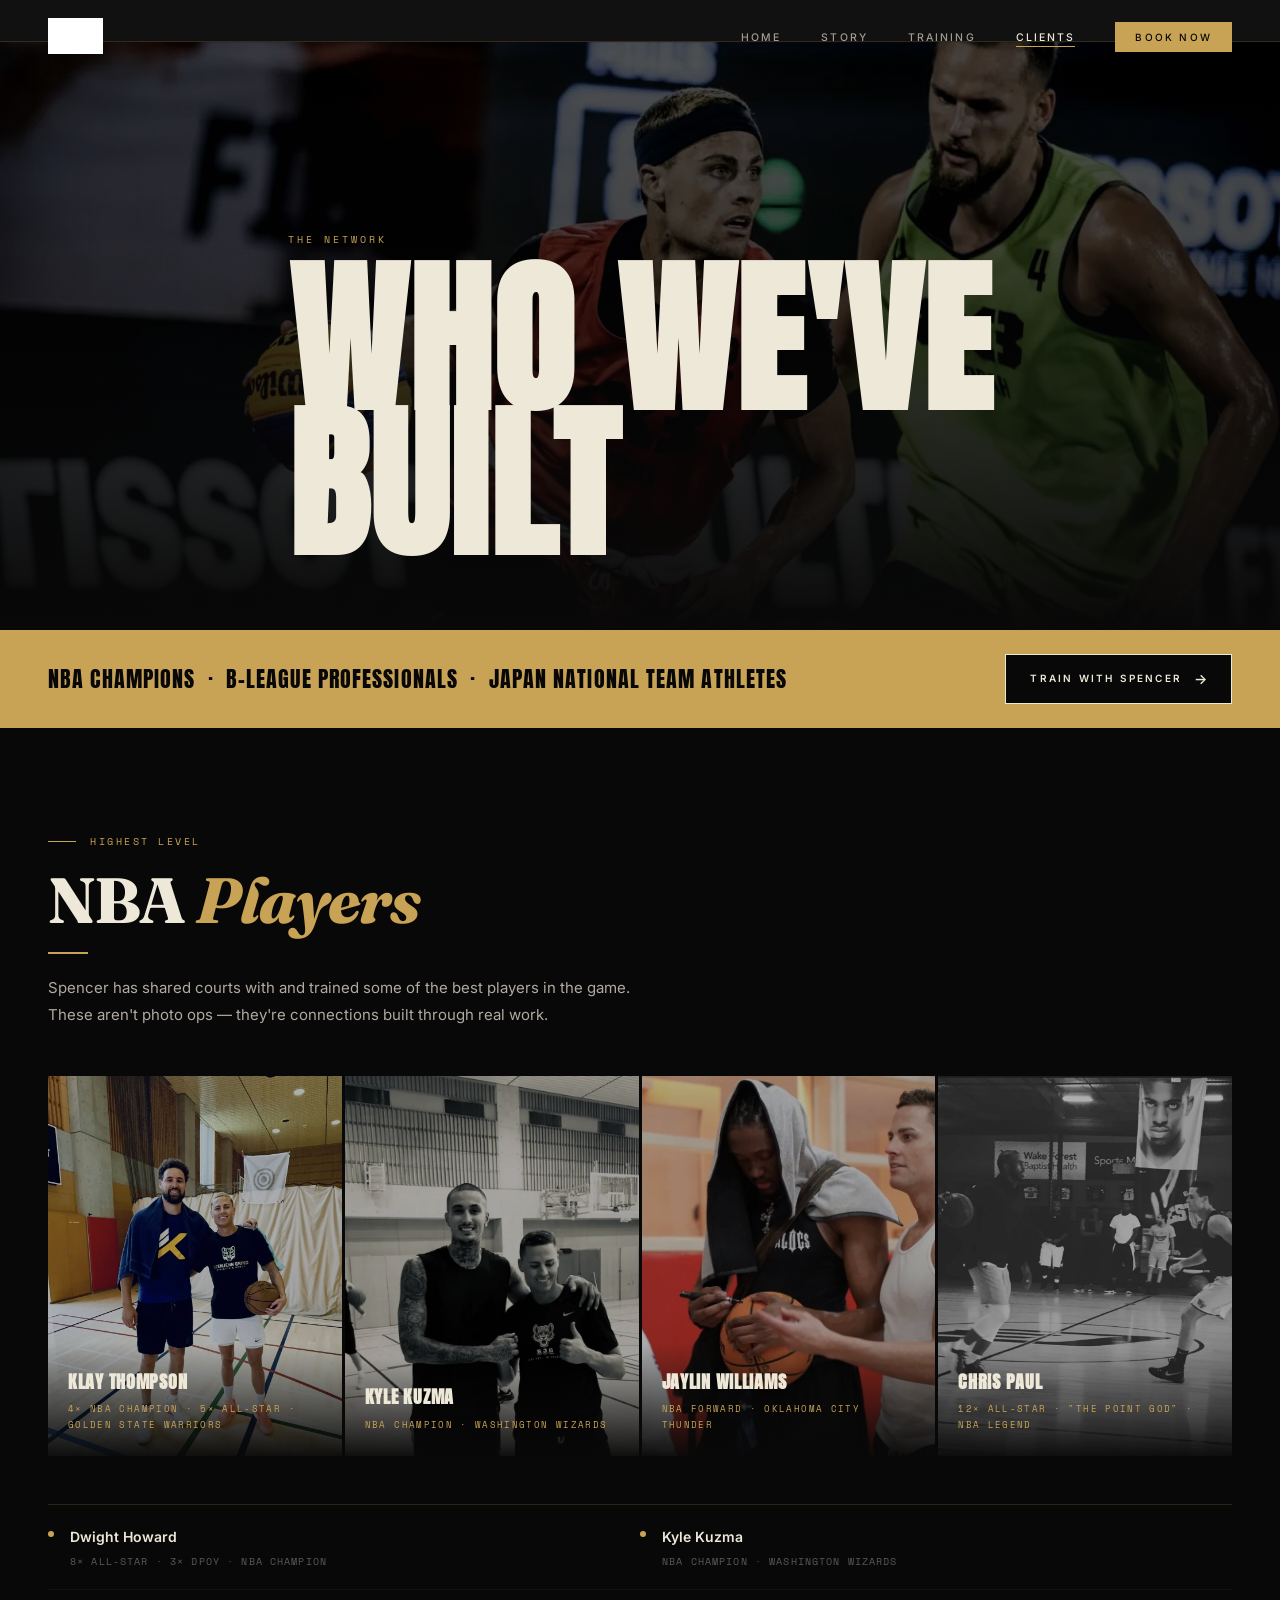
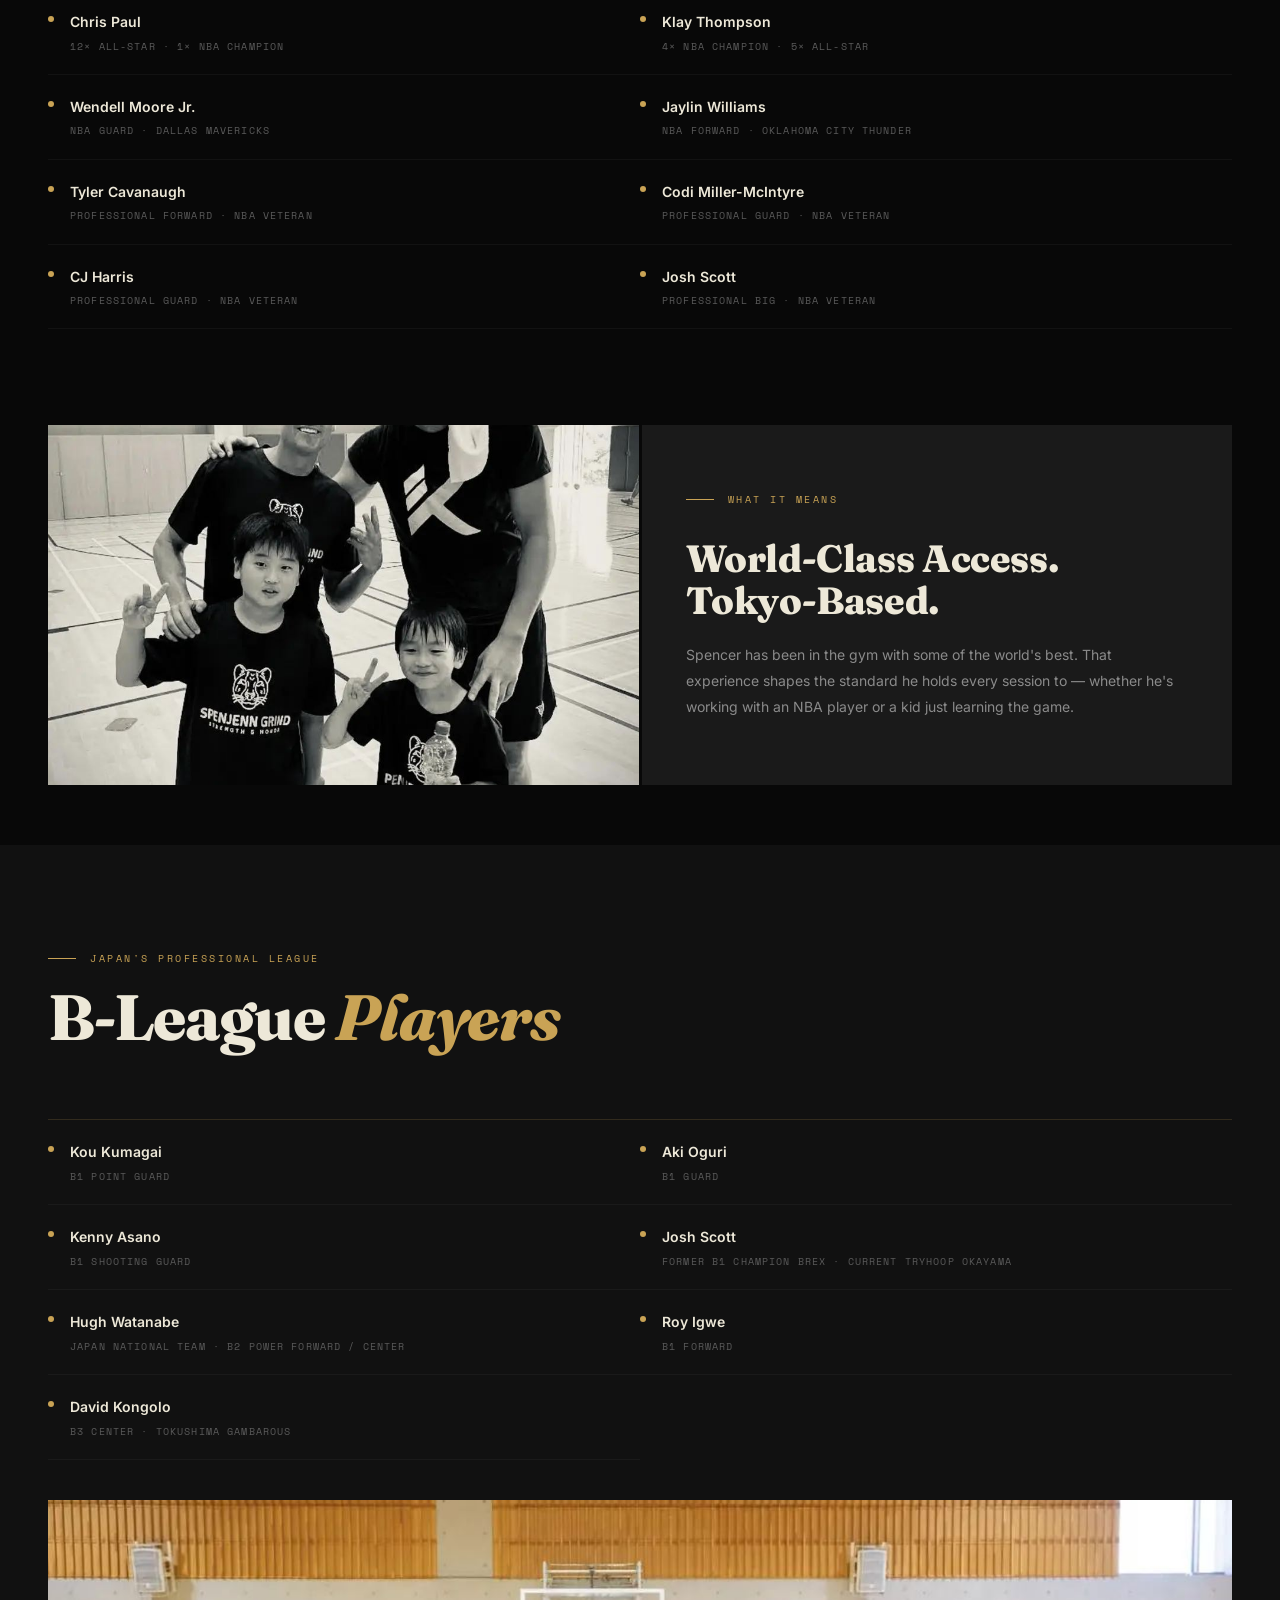
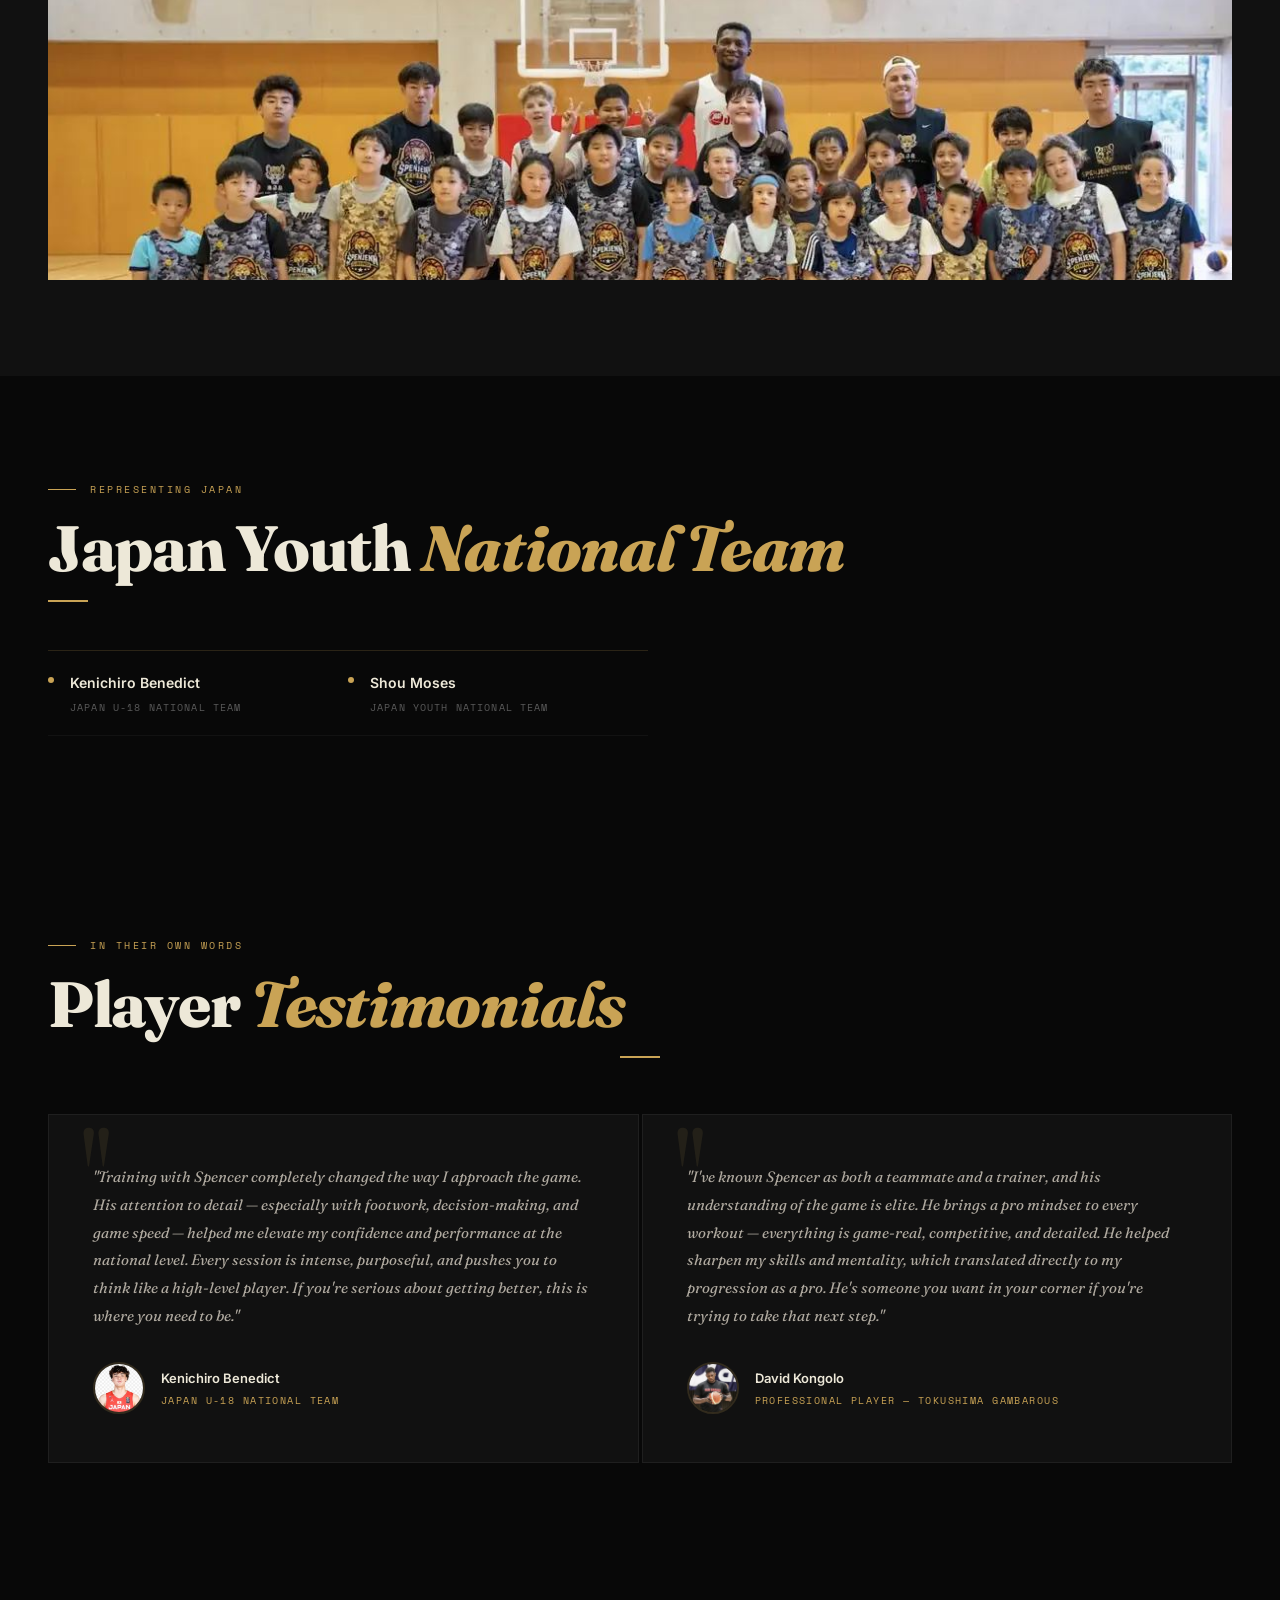
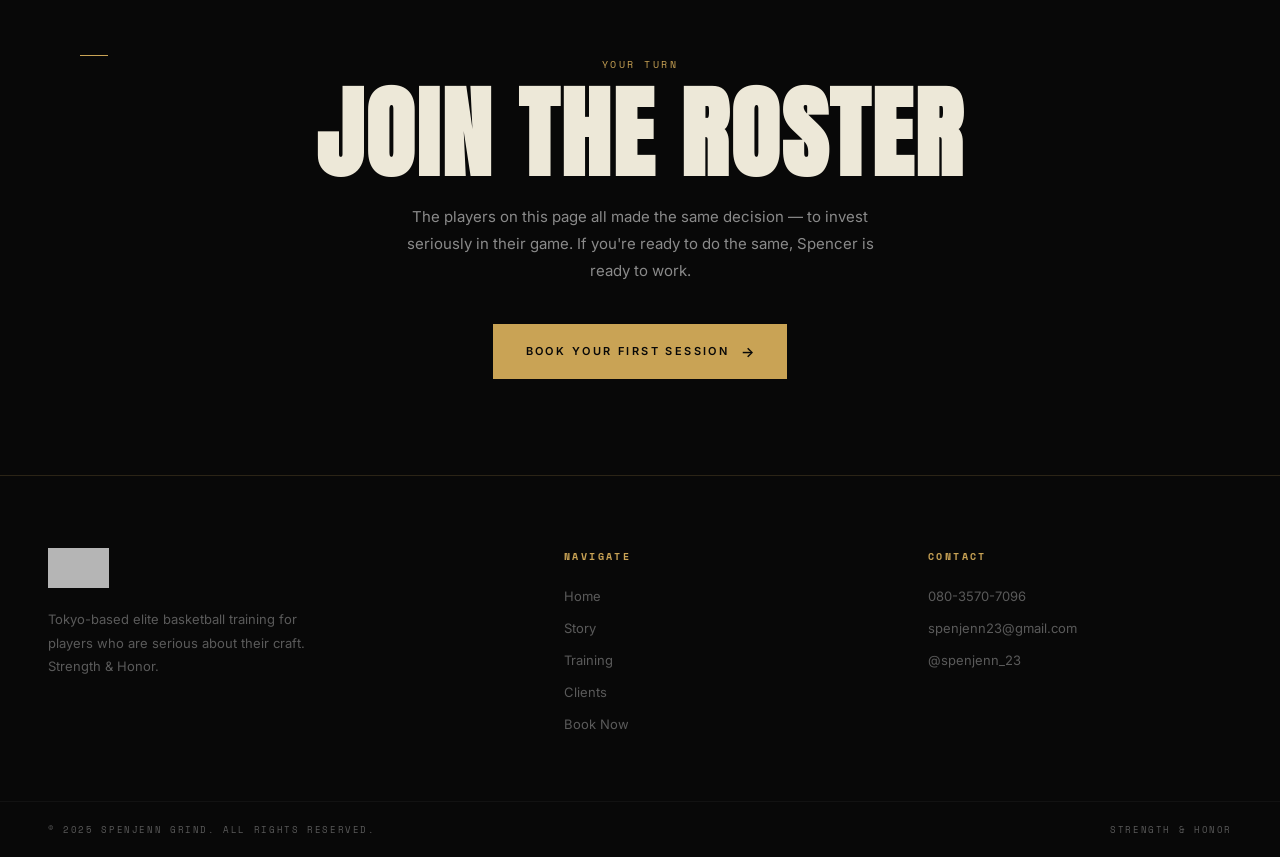
<file: SpenJenn-cop/clients.html>
<!DOCTYPE html>
<html lang="en">
<head>
  <meta charset="UTF-8">
  <meta name="viewport" content="width=device-width, initial-scale=1.0">
  <title>Clients — Spencer Jennings | SpenJenn Grind</title>
  <meta name="description" content="NBA players, B-League professionals, and Japan National Team athletes trained by Spencer Jennings at SpenJenn Grind Tokyo.">
  <link rel="preconnect" href="https://fonts.googleapis.com">
  <link rel="preconnect" href="https://fonts.gstatic.com" crossorigin>
  <link rel="stylesheet" href="css/style.css">
  <link rel="icon" type="image/svg+xml" href="favicon.svg">
</head>
<body>

<!-- ── PAGE INTRO ── -->
<div class="page-intro" id="pageIntro">
  <img src="logo+tagline.jpg" alt="SpenJenn Grind">
</div>

<!-- ── FLOATING CTA ── -->
<div class="float-cta" id="floatCta">
  <a href="book.html">Book a Session</a>
</div>

<!-- ── NAV ── -->
<nav class="nav scrolled" id="nav">
  <div class="nav-inner">
    <a href="index.html" class="nav-logo">
      <img src="logo+tagline.jpg" alt="SpenJenn Grind">
    </a>
    <ul class="nav-links">
      <li><a href="index.html">Home</a></li>
      <li><a href="story.html">Story</a></li>
      <li><a href="training.html">Training</a></li>
      <li><a href="clients.html" class="active">Clients</a></li>
      <li><a href="book.html" class="nav-cta-link">Book Now</a></li>
    </ul>
    <button class="nav-hamburger" id="hamburger" aria-label="Open menu">
      <span></span><span></span><span></span>
    </button>
  </div>
</nav>

<!-- ── MOBILE NAV ── -->
<div class="nav-mobile" id="mobileNav">
  <a href="index.html">Home</a>
  <a href="story.html">Story</a>
  <a href="training.html">Training</a>
  <a href="clients.html">Clients</a>
  <a href="book.html">Book Now</a>
</div>

<!-- ── PAGE HERO ── -->
<header class="page-hero" style="padding-top: var(--nav-h);">
  <div class="page-hero__bg" style="background-image: url('3x3international.jpg'); background-position: center 30%;"></div>
  <div class="page-hero__gradient"></div>
  <div class="page-hero__content container">
    <span class="page-hero__label">The Network</span>
    <h1 class="page-hero__title">WHO WE'VE<br>BUILT</h1>
  </div>
</header>

<!-- ── INTRO STRIP ── -->
<div class="intro-strip">
  <div class="intro-strip__inner">
    <p class="intro-strip__text">NBA Champions &nbsp;·&nbsp; B-League Professionals &nbsp;·&nbsp; Japan National Team Athletes</p>
    <a href="book.html" class="btn btn--dark" style="font-size:10px; padding: 12px 24px;">Train With Spencer</a>
  </div>
</div>

<!-- ── NBA PLAYERS ── -->
<section class="clients-section">
  <div class="clients-section__inner">
    <div class="clients-section__head">
      <span class="section-label fade-in">Highest Level</span>
      <h2 class="section-title fade-in d1">NBA <em>Players</em></h2>
      <div class="gold-bar fade-in d2"></div>
      <p class="fade-in d2" style="color: var(--muted-3); font-size: 15px; line-height: 1.8; max-width: 620px; margin-top: 4px;">
        Spencer has shared courts with and trained some of the best players in the game.
        These aren't photo ops — they're connections built through real work.
      </p>
    </div>

    <div class="nba-grid">
      <div class="nba-photo fade-in">
        <img src="Klaythompson1.jpg" alt="Spencer Jennings with Klay Thompson" loading="lazy">
        <div class="nba-caption">
          <h4>Klay Thompson</h4>
          <p>4× NBA Champion · 5× All-Star · Golden State Warriors</p>
        </div>
      </div>
      <div class="nba-photo fade-in d1">
        <img src="KyleKuzma.jpg" alt="Spencer Jennings with Kyle Kuzma" loading="lazy" style="object-position: center 18%;">
        <div class="nba-caption">
          <h4>Kyle Kuzma</h4>
          <p>NBA Champion · Washington Wizards</p>
        </div>
      </div>
      <div class="nba-photo fade-in">
        <img src="JaylinWilliams.jpg" alt="Spencer Jennings with Jaylin Williams" loading="lazy">
        <div class="nba-caption">
          <h4>Jaylin Williams</h4>
          <p>NBA Forward · Oklahoma City Thunder</p>
        </div>
      </div>
      <div class="nba-photo fade-in d1">
        <img src="playingdonchrispaul.jpg" alt="Spencer Jennings playing against Chris Paul" loading="lazy">
        <div class="nba-caption">
          <h4>Chris Paul</h4>
          <p>12× All-Star · "The Point God" · NBA Legend</p>
        </div>
      </div>
    </div>

    <div class="roster fade-in">
      <div class="roster-item">
        <div class="roster-dot"></div>
        <div><h4>Dwight Howard</h4><p>8× All-Star · 3× DPOY · NBA Champion</p></div>
      </div>
      <div class="roster-item">
        <div class="roster-dot"></div>
        <div><h4>Kyle Kuzma</h4><p>NBA Champion · Washington Wizards</p></div>
      </div>
      <div class="roster-item">
        <div class="roster-dot"></div>
        <div><h4>Chris Paul</h4><p>12× All-Star · 1× NBA Champion</p></div>
      </div>
      <div class="roster-item">
        <div class="roster-dot"></div>
        <div><h4>Klay Thompson</h4><p>4× NBA Champion · 5× All-Star</p></div>
      </div>
      <div class="roster-item">
        <div class="roster-dot"></div>
        <div><h4>Wendell Moore Jr.</h4><p>NBA Guard · Dallas Mavericks</p></div>
      </div>
      <div class="roster-item">
        <div class="roster-dot"></div>
        <div><h4>Jaylin Williams</h4><p>NBA Forward · Oklahoma City Thunder</p></div>
      </div>
      <div class="roster-item">
        <div class="roster-dot"></div>
        <div><h4>Tyler Cavanaugh</h4><p>Professional Forward · NBA Veteran</p></div>
      </div>
      <div class="roster-item">
        <div class="roster-dot"></div>
        <div><h4>Codi Miller-McIntyre</h4><p>Professional Guard · NBA Veteran</p></div>
      </div>
      <div class="roster-item">
        <div class="roster-dot"></div>
        <div><h4>CJ Harris</h4><p>Professional Guard · NBA Veteran</p></div>
      </div>
      <div class="roster-item">
        <div class="roster-dot"></div>
        <div><h4>Josh Scott</h4><p>Professional Big · NBA Veteran</p></div>
      </div>
    </div>
  </div>
</section>

<!-- ── KLAY CONTEXT PANEL ── -->
<div class="context-panel">
  <div class="context-grid">
    <div class="context-grid__img fade-in">
      <img src="Klaythompson.jpg" alt="Spencer Jennings with Klay Thompson and SpenJenn Grind players" loading="lazy"
           style="object-position: center 65%;">
    </div>
    <div class="context-grid__text fade-in d2">
      <span class="section-label">What It Means</span>
      <h3>World-Class Access.<br>Tokyo-Based.</h3>
      <p>
        Spencer has been in the gym with some of the world's best. That experience shapes
        the standard he holds every session to — whether he's working with an NBA player
        or a kid just learning the game.
      </p>
    </div>
  </div>
</div>

<!-- ── B-LEAGUE PLAYERS ── -->
<section class="clients-section alt">
  <div class="clients-section__inner">
    <div class="clients-section__head">
      <span class="section-label fade-in">Japan's Professional League</span>
      <h2 class="section-title fade-in d1">B-League <em>Players</em></h2>
      <div class="gold-bar fade-in d2"></div>
    </div>

    <div class="roster fade-in">
      <div class="roster-item">
        <div class="roster-dot"></div>
        <div><h4>Kou Kumagai</h4><p>B1 Point Guard</p></div>
      </div>
      <div class="roster-item">
        <div class="roster-dot"></div>
        <div><h4>Aki Oguri</h4><p>B1 Guard</p></div>
      </div>
      <div class="roster-item">
        <div class="roster-dot"></div>
        <div><h4>Kenny Asano</h4><p>B1 Shooting Guard</p></div>
      </div>
      <div class="roster-item">
        <div class="roster-dot"></div>
        <div><h4>Josh Scott</h4><p>Former B1 Champion Brex · Current Tryhoop Okayama</p></div>
      </div>
      <div class="roster-item">
        <div class="roster-dot"></div>
        <div><h4>Hugh Watanabe</h4><p>Japan National Team · B2 Power Forward / Center</p></div>
      </div>
      <div class="roster-item">
        <div class="roster-dot"></div>
        <div><h4>Roy Igwe</h4><p>B1 Forward</p></div>
      </div>
      <div class="roster-item">
        <div class="roster-dot"></div>
        <div><h4>David Kongolo</h4><p>B3 Center · Tokushima Gambarous</p></div>
      </div>
    </div>

    <div style="margin-top: 40px; overflow:hidden; height: 380px;" class="fade-in">
      <img src="Spenjencoaching2.jpg" alt="Spencer Jennings with camp players" loading="lazy"
           style="width:100%; height:100%; object-fit:cover; object-position:center 15%; transition: transform 0.5s;"
           onmouseover="this.style.transform='scale(1.03)'" onmouseout="this.style.transform=''">
    </div>
  </div>
</section>

<!-- ── NATIONAL TEAM ── -->
<section class="clients-section">
  <div class="clients-section__inner">
    <div class="clients-section__head">
      <span class="section-label fade-in">Representing Japan</span>
      <h2 class="section-title fade-in d1">Japan Youth <em>National Team</em></h2>
      <div class="gold-bar fade-in d2"></div>
    </div>

    <div class="roster fade-in" style="max-width: 600px;">
      <div class="roster-item">
        <div class="roster-dot"></div>
        <div><h4>Kenichiro Benedict</h4><p>Japan U-18 National Team</p></div>
      </div>
      <div class="roster-item">
        <div class="roster-dot"></div>
        <div><h4>Shou Moses</h4><p>Japan Youth National Team</p></div>
      </div>
    </div>
  </div>
</section>

<!-- ── TESTIMONIALS ── -->
<section class="testi-full">
  <div class="testi-full__inner">
    <div class="testi-full__head">
      <span class="section-label fade-in">In Their Own Words</span>
      <h2 class="section-title fade-in d1">Player <em>Testimonials</em></h2>
      <div class="gold-bar gold-bar--center fade-in d2"></div>
    </div>
    <div class="testi-cards">
      <div class="testi-card fade-in">
        <p class="testi-card__text">
          "Training with Spencer completely changed the way I approach the game. His attention to detail —
          especially with footwork, decision-making, and game speed — helped me elevate my confidence and
          performance at the national level. Every session is intense, purposeful, and pushes you to think
          like a high-level player. If you're serious about getting better, this is where you need to be."
        </p>
        <div class="testi-card__author">
          <img src="Kenny.jpg" alt="Kenichiro Benedict" loading="lazy">
          <div>
            <p class="testi-card__name">Kenichiro Benedict</p>
            <p class="testi-card__role">Japan U-18 National Team</p>
          </div>
        </div>
      </div>
      <div class="testi-card fade-in d2">
        <p class="testi-card__text">
          "I've known Spencer as both a teammate and a trainer, and his understanding of the game is elite.
          He brings a pro mindset to every workout — everything is game-real, competitive, and detailed.
          He helped sharpen my skills and mentality, which translated directly to my progression as a pro.
          He's someone you want in your corner if you're trying to take that next step."
        </p>
        <div class="testi-card__author">
          <img src="Kongolo.jpg" alt="David Kongolo" loading="lazy">
          <div>
            <p class="testi-card__name">David Kongolo</p>
            <p class="testi-card__role">Professional Player — Tokushima Gambarous</p>
          </div>
        </div>
      </div>
    </div>
  </div>
</section>

<!-- ── CTA ── -->
<div class="cta-dark">
  <span class="section-label">Your Turn</span>
  <h2>Join the Roster</h2>
  <p>
    The players on this page all made the same decision — to invest seriously in their game.
    If you're ready to do the same, Spencer is ready to work.
  </p>
  <div class="cta-actions">
    <a href="book.html" class="btn btn--gold">Book Your First Session</a>
  </div>
</div>

<!-- ── FOOTER ── -->
<footer class="footer">
  <div class="footer-grid">
    <div class="footer-brand">
      <a href="index.html"><img src="logo+tagline.jpg" alt="SpenJenn Grind"></a>
      <p>Tokyo-based elite basketball training for players who are serious about their craft. Strength &amp; Honor.</p>
    </div>
    <div class="footer-col">
      <h4>Navigate</h4>
      <a href="index.html">Home</a>
      <a href="story.html">Story</a>
      <a href="training.html">Training</a>
      <a href="clients.html">Clients</a>
      <a href="book.html">Book Now</a>
    </div>
    <div class="footer-col">
      <h4>Contact</h4>
      <p>080-3570-7096</p>
      <a href="mailto:spenjenn23@gmail.com">spenjenn23@gmail.com</a>
      <a href="https://instagram.com/spenjenn_23" target="_blank" rel="noopener noreferrer">@spenjenn_23</a>
    </div>
  </div>
  <div class="footer-bottom">
    <p>© 2025 SpenJenn Grind. All rights reserved.</p>
    <p>Strength &amp; Honor</p>
  </div>
</footer>

<script src="js/main.js"></script>
</body>
</html>
</file>
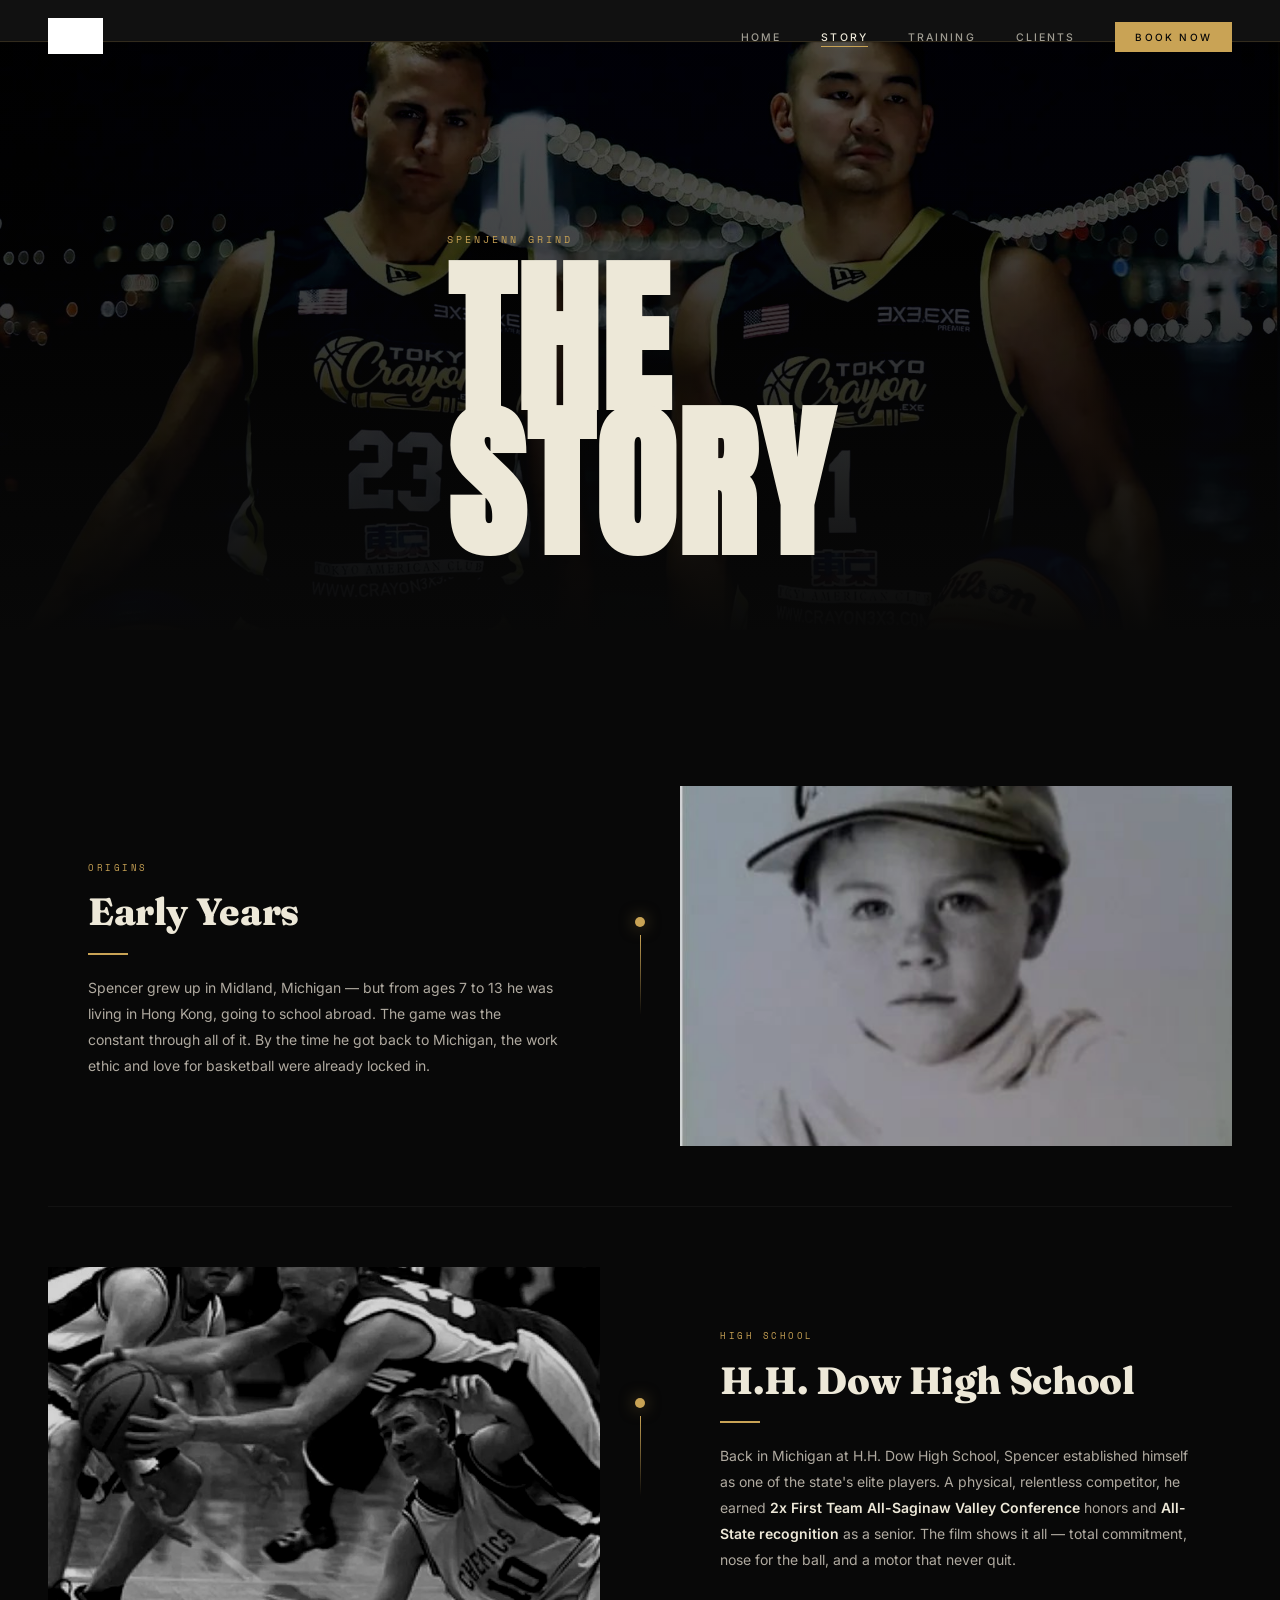
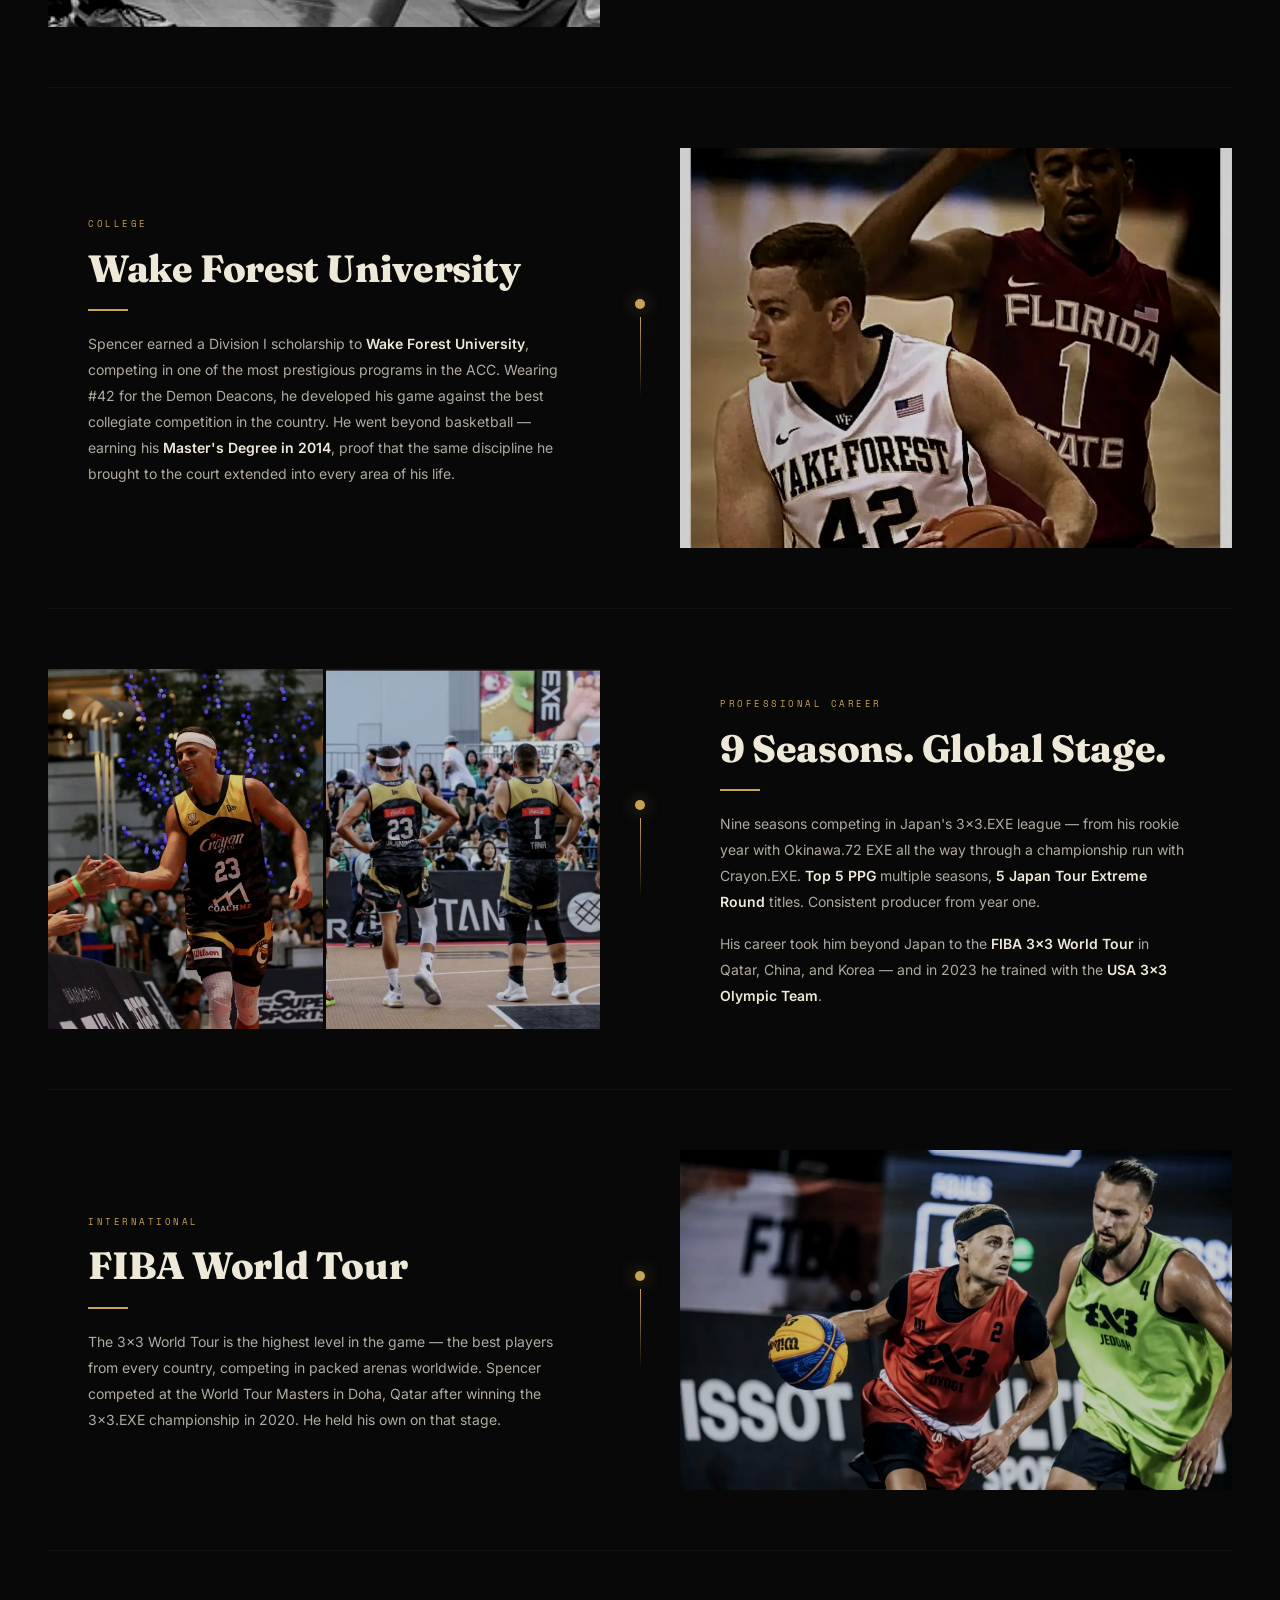
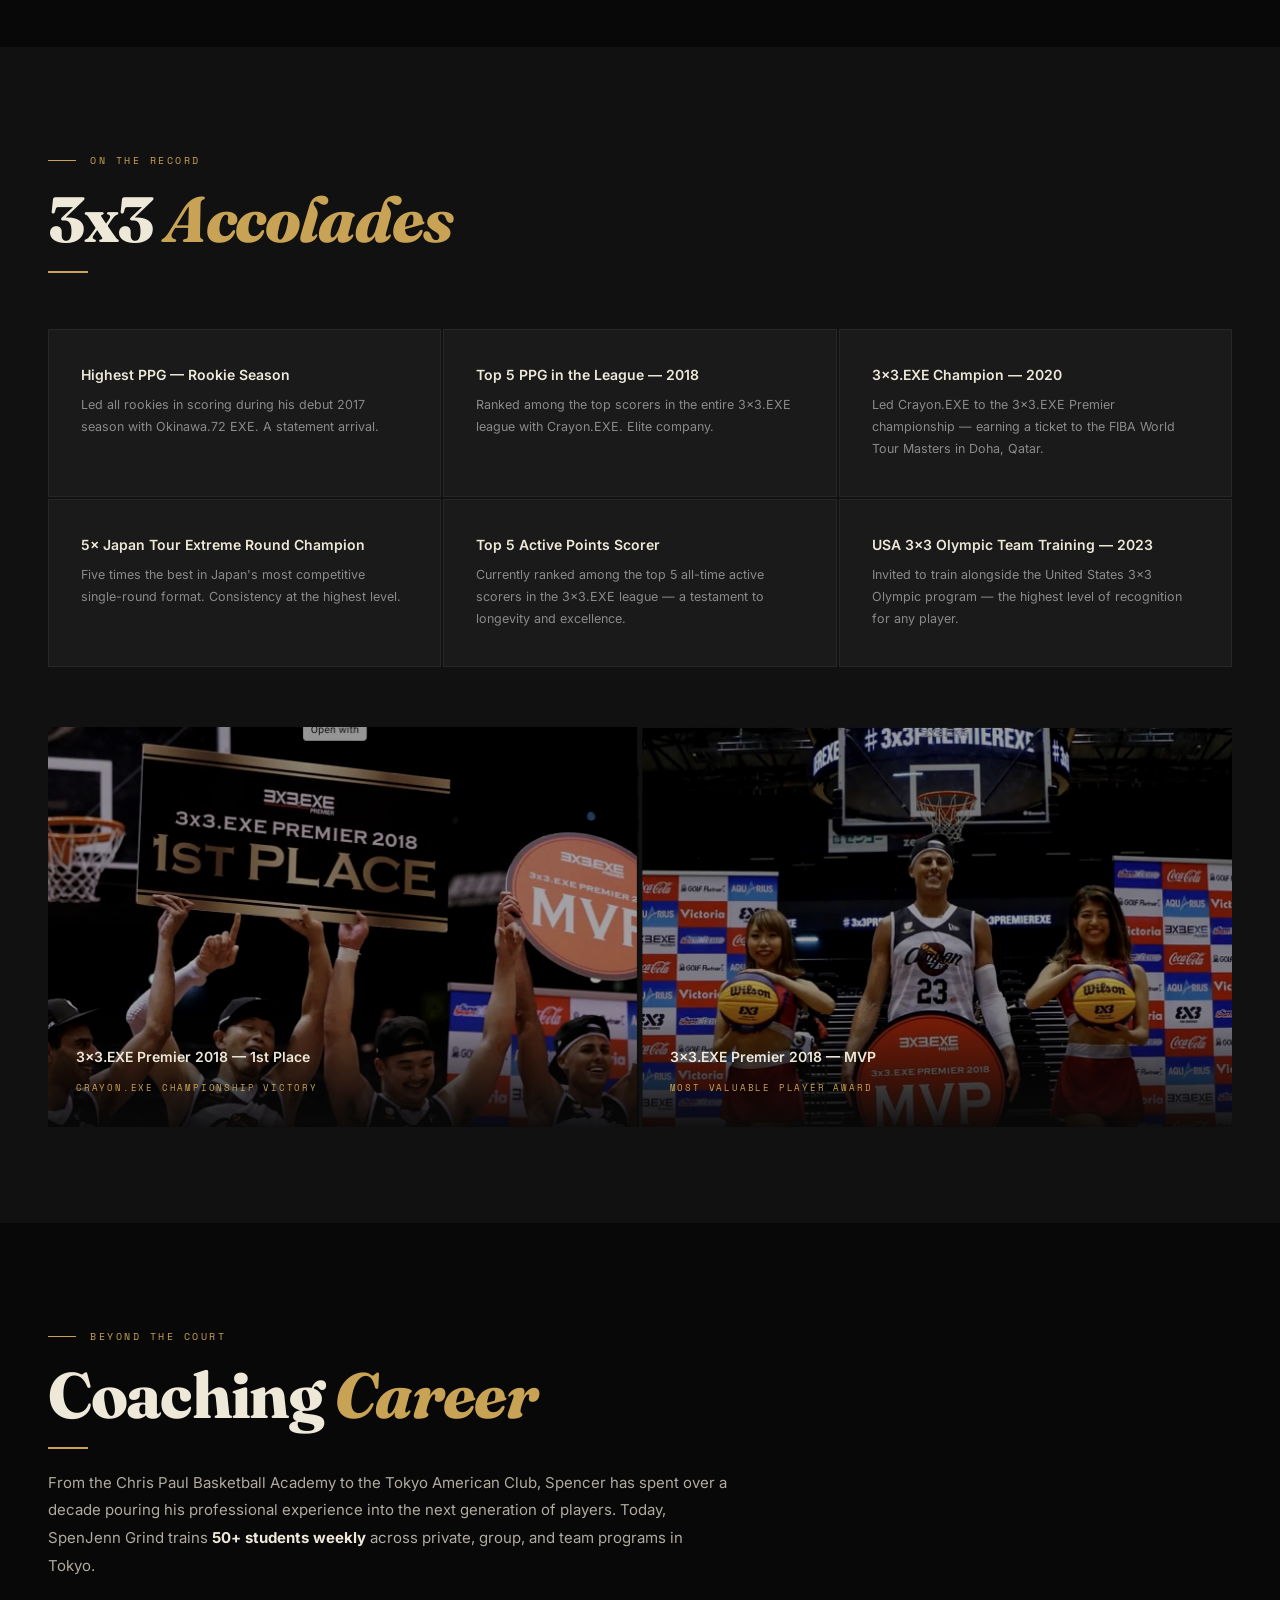
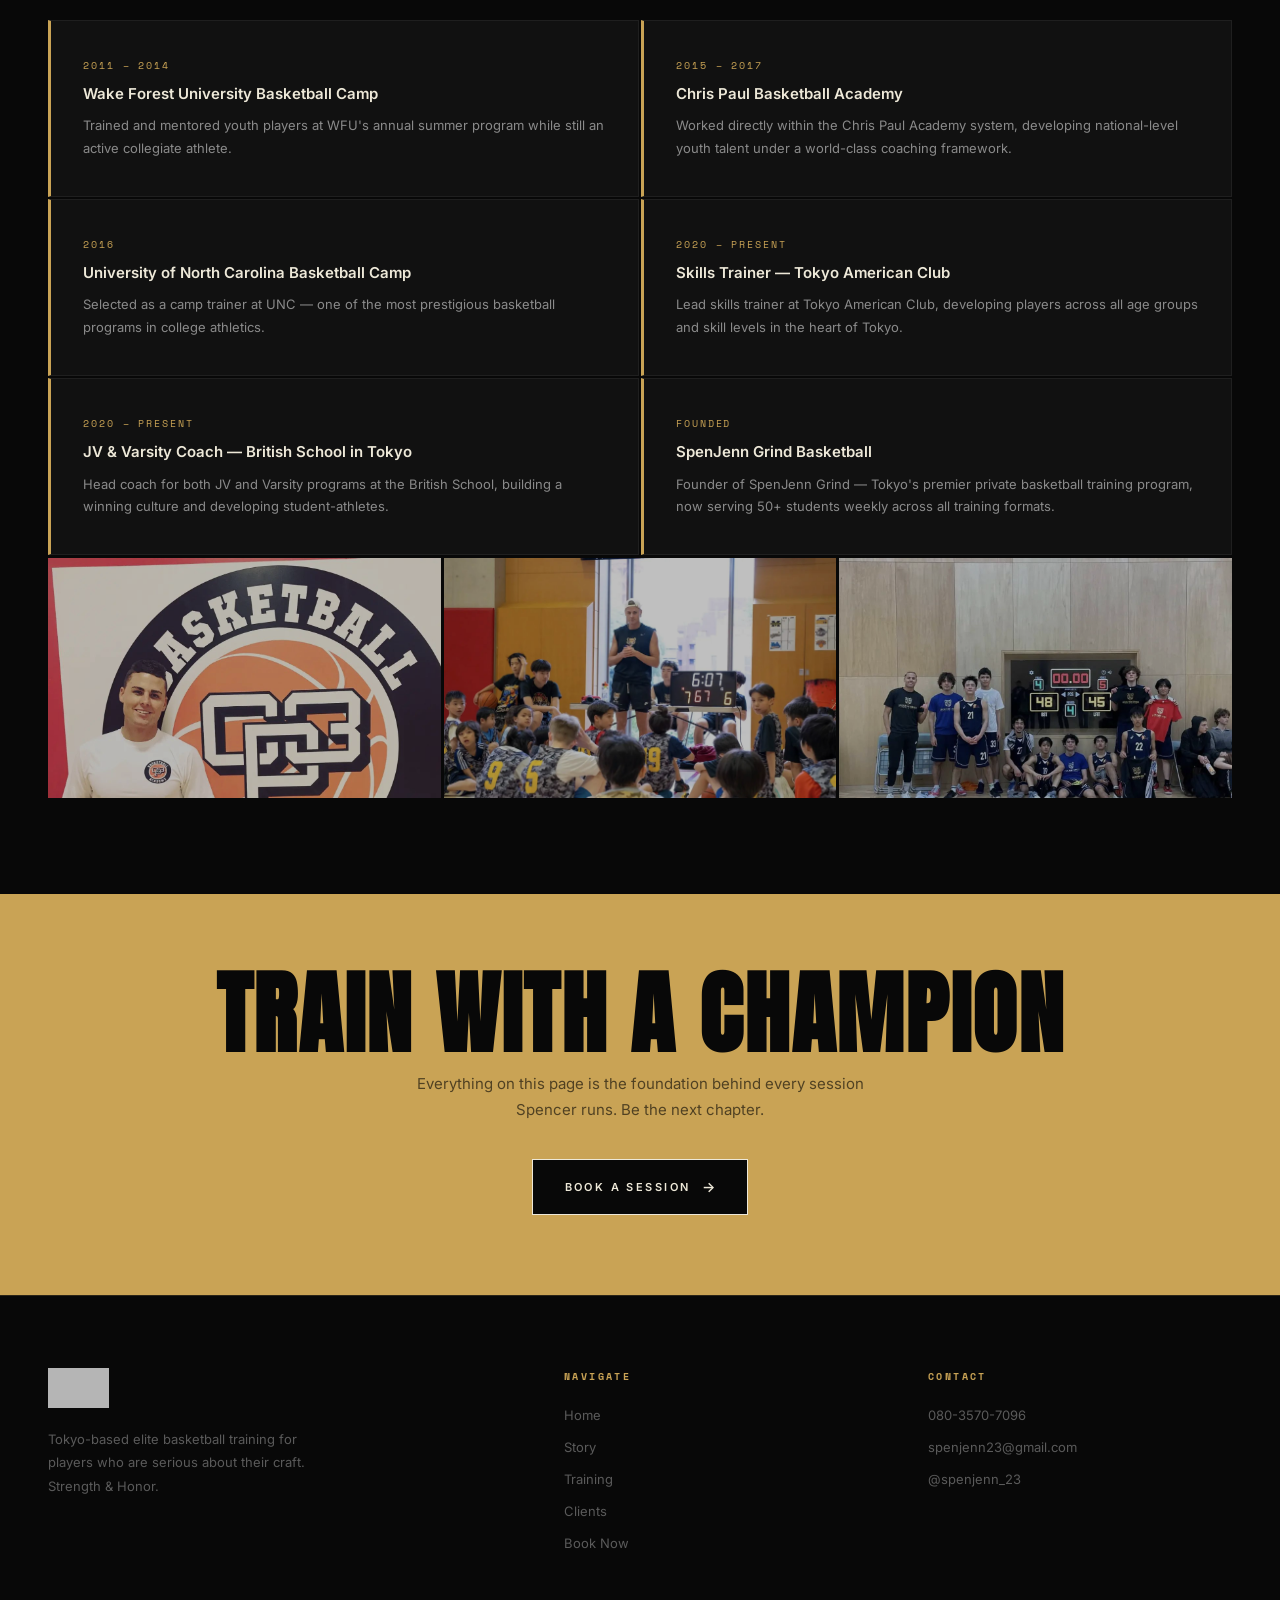
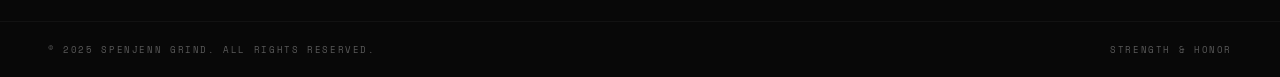
<file: SpenJenn-cop/story.html>
<!DOCTYPE html>
<html lang="en">
<head>
  <meta charset="UTF-8">
  <meta name="viewport" content="width=device-width, initial-scale=1.0">
  <title>The Story — Spencer Jennings | SpenJenn Grind</title>
  <meta name="description" content="From Midland, Michigan to Wake Forest to the FIBA World Tour — the full journey of Spencer Jennings.">
  <link rel="preconnect" href="https://fonts.googleapis.com">
  <link rel="preconnect" href="https://fonts.gstatic.com" crossorigin>
  <link rel="stylesheet" href="css/style.css">
  <link rel="icon" type="image/svg+xml" href="favicon.svg">
</head>
<body>

<!-- ── PAGE INTRO ── -->
<div class="page-intro" id="pageIntro">
  <img src="logo+tagline.jpg" alt="SpenJenn Grind">
</div>

<!-- ── FLOATING CTA ── -->
<div class="float-cta" id="floatCta">
  <a href="book.html">Book a Session</a>
</div>

<!-- ── NAV ── -->
<nav class="nav scrolled" id="nav">
  <div class="nav-inner">
    <a href="index.html" class="nav-logo">
      <img src="logo+tagline.jpg" alt="SpenJenn Grind">
    </a>
    <ul class="nav-links">
      <li><a href="index.html">Home</a></li>
      <li><a href="story.html" class="active">Story</a></li>
      <li><a href="training.html">Training</a></li>
      <li><a href="clients.html">Clients</a></li>
      <li><a href="book.html" class="nav-cta-link">Book Now</a></li>
    </ul>
    <button class="nav-hamburger" id="hamburger" aria-label="Open menu">
      <span></span><span></span><span></span>
    </button>
  </div>
</nav>

<!-- ── MOBILE NAV ── -->
<div class="nav-mobile" id="mobileNav">
  <a href="index.html">Home</a>
  <a href="story.html">Story</a>
  <a href="training.html">Training</a>
  <a href="clients.html">Clients</a>
  <a href="book.html">Book Now</a>
</div>

<!-- ── PAGE HERO ── -->
<header class="page-hero" style="padding-top: var(--nav-h);">
  <div class="page-hero__bg" style="background-image: url('3x3action7.jpg'); background-position: center 18%;"></div>
  <div class="page-hero__gradient"></div>
  <div class="page-hero__content container">
    <span class="page-hero__label">SpenJenn Grind</span>
    <h1 class="page-hero__title">THE<br>STORY</h1>
  </div>
</header>

<!-- ── TIMELINE ── -->
<section class="timeline">
  <div class="timeline__inner">

    <!-- EARLY YEARS -->
    <div class="tl-entry tl-entry--left fade-in">
      <div class="tl-text">
        <span class="tl-era">Origins</span>
        <h3>Early Years</h3>
        <div class="gold-bar"></div>
        <p>
          Spencer grew up in Midland, Michigan — but from ages 7 to 13 he was living in Hong Kong,
          going to school abroad. The game was the constant through all of it. By the time he got
          back to Michigan, the work ethic and love for basketball were already locked in.
        </p>
      </div>
      <div class="tl-spine"><div class="tl-dot"></div><div class="tl-line"></div></div>
      <div class="tl-media">
        <img src="SpenBaby.jpg" alt="Young Spencer Jennings" loading="lazy"
             style="height:360px; object-position: center 20%;">
      </div>
    </div>

    <!-- HIGH SCHOOL -->
    <div class="tl-entry tl-entry--right fade-in">
      <div class="tl-media">
        <img src="HS.jpg" alt="Spencer Jennings — H.H. Dow High School" loading="lazy">
      </div>
      <div class="tl-spine"><div class="tl-dot"></div><div class="tl-line"></div></div>
      <div class="tl-text">
        <span class="tl-era">High School</span>
        <h3>H.H. Dow High School</h3>
        <div class="gold-bar"></div>
        <p>
          Back in Michigan at H.H. Dow High School, Spencer established himself as one of the
          state's elite players. A physical, relentless competitor, he earned <strong>2x First Team
          All-Saginaw Valley Conference</strong> honors and <strong>All-State recognition</strong> as
          a senior. The film shows it all — total commitment, nose for the ball, and a motor that
          never quit.
        </p>
      </div>
    </div>

    <!-- COLLEGE -->
    <div class="tl-entry tl-entry--left fade-in">
      <div class="tl-text">
        <span class="tl-era">College</span>
        <h3>Wake Forest University</h3>
        <div class="gold-bar"></div>
        <p>
          Spencer earned a Division I scholarship to <strong>Wake Forest University</strong>,
          competing in one of the most prestigious programs in the ACC. Wearing #42 for the
          Demon Deacons, he developed his game against the best collegiate competition in the
          country. He went beyond basketball — earning his <strong>Master's Degree in 2014</strong>,
          proof that the same discipline he brought to the court extended into every area of his life.
        </p>
      </div>
      <div class="tl-spine"><div class="tl-dot"></div><div class="tl-line"></div></div>
      <div class="tl-media">
        <img src="WF2.jpg" alt="Spencer Jennings at Wake Forest" loading="lazy"
             style="width:100%; height:400px; object-fit:cover; object-position: center 30%;">
      </div>
    </div>

    <!-- PRO CAREER -->
    <div class="tl-entry tl-entry--right fade-in">
      <div class="tl-media">
        <div class="tl-media--multi">
          <img src="3x3action4.jpg" alt="Spencer Jennings — 3x3.EXE" loading="lazy"
               style="object-position: center top;">
          <img src="3x3action9.jpg" alt="Spencer Jennings — Crayon.EXE" loading="lazy"
               style="object-position: center top;">
        </div>
      </div>
      <div class="tl-spine"><div class="tl-dot"></div><div class="tl-line"></div></div>
      <div class="tl-text">
        <span class="tl-era">Professional Career</span>
        <h3>9 Seasons. Global Stage.</h3>
        <div class="gold-bar"></div>
        <p>
          Nine seasons competing in Japan's 3x3.EXE league — from his rookie year with
          Okinawa.72 EXE all the way through a championship run with Crayon.EXE.
          <strong>Top 5 PPG</strong> multiple seasons,
          <strong>5 Japan Tour Extreme Round</strong> titles. Consistent producer from year one.
        </p>
        <p style="margin-top:16px;">
          His career took him beyond Japan to the <strong>FIBA 3x3 World Tour</strong> in
          Qatar, China, and Korea — and in 2023 he trained with the
          <strong>USA 3x3 Olympic Team</strong>.
        </p>
      </div>
    </div>

    <!-- WORLD TOUR -->
    <div class="tl-entry tl-entry--left fade-in">
      <div class="tl-text">
        <span class="tl-era">International</span>
        <h3>FIBA World Tour</h3>
        <div class="gold-bar"></div>
        <p>
          The 3x3 World Tour is the highest level in the game — the best players from every
          country, competing in packed arenas worldwide. Spencer competed at the World Tour
          Masters in Doha, Qatar after winning the 3x3.EXE championship in 2020.
          He held his own on that stage.
        </p>
      </div>
      <div class="tl-spine"><div class="tl-dot"></div><div class="tl-line"></div></div>
      <div class="tl-media">
        <img src="3x3international.jpg" alt="Spencer Jennings — FIBA 3x3 World Tour" loading="lazy"
             style="height: 340px; object-position: center 25%;">
      </div>
    </div>

  </div>
</section>

<!-- ── ACCOLADES ── -->
<section class="accolades">
  <div class="accolades__inner">
    <div class="accolades__head">
      <span class="section-label fade-in">On the Record</span>
      <h2 class="section-title fade-in d1">3x3 <em>Accolades</em></h2>
      <div class="gold-bar fade-in d2"></div>
    </div>

    <div class="accolades-grid">
      <div class="acc-item fade-in">
        <h4>Highest PPG — Rookie Season</h4>
        <p>Led all rookies in scoring during his debut 2017 season with Okinawa.72 EXE. A statement arrival.</p>
      </div>
      <div class="acc-item fade-in d1">
        <h4>Top 5 PPG in the League — 2018</h4>
        <p>Ranked among the top scorers in the entire 3x3.EXE league with Crayon.EXE. Elite company.</p>
      </div>
      <div class="acc-item fade-in d2">
        <h4>3x3.EXE Champion — 2020</h4>
        <p>Led Crayon.EXE to the 3x3.EXE Premier championship — earning a ticket to the FIBA World Tour Masters in Doha, Qatar.</p>
      </div>
      <div class="acc-item fade-in">
        <h4>5× Japan Tour Extreme Round Champion</h4>
        <p>Five times the best in Japan's most competitive single-round format. Consistency at the highest level.</p>
      </div>
      <div class="acc-item fade-in d1">
        <h4>Top 5 Active Points Scorer</h4>
        <p>Currently ranked among the top 5 all-time active scorers in the 3x3.EXE league — a testament to longevity and excellence.</p>
      </div>
      <div class="acc-item fade-in d2">
        <h4>USA 3x3 Olympic Team Training — 2023</h4>
        <p>Invited to train alongside the United States 3x3 Olympic program — the highest level of recognition for any player.</p>
      </div>
    </div>
  </div>

  <div class="win-photos">
    <div class="win-photo-wrap fade-in">
      <img src="3x3win.jpg" alt="3x3.EXE Premier 2018 — 1st Place" loading="lazy"
           style="object-position: center top;">
      <div class="win-photo-caption">
        <p>3x3.EXE Premier 2018 — 1st Place</p>
        <span>Crayon.EXE Championship Victory</span>
      </div>
    </div>
    <div class="win-photo-wrap fade-in d2">
      <img src="3x3win1.jpg" alt="Spencer Jennings — 3x3.EXE MVP Award" loading="lazy"
           style="object-position: center top;">
      <div class="win-photo-caption">
        <p>3x3.EXE Premier 2018 — MVP</p>
        <span>Most Valuable Player Award</span>
      </div>
    </div>
  </div>
</section>

<!-- ── COACHING CAREER ── -->
<section class="section" style="background: var(--black);">
  <div class="container">
    <span class="section-label fade-in">Beyond the Court</span>
    <h2 class="section-title fade-in d1">Coaching <em>Career</em></h2>
    <div class="gold-bar fade-in d2"></div>
    <p class="fade-in d2" style="color: var(--muted-3); font-size: 15px; line-height: 1.85; max-width: 680px; margin-bottom: 0;">
      From the Chris Paul Basketball Academy to the Tokyo American Club, Spencer has spent
      over a decade pouring his professional experience into the next generation of players.
      Today, SpenJenn Grind trains <strong style="color:var(--ivory)">50+ students weekly</strong> across
      private, group, and team programs in Tokyo.
    </p>

    <div class="coaching-grid">
      <div class="coaching-item fade-in">
        <div class="coaching-year">2011 – 2014</div>
        <h4>Wake Forest University Basketball Camp</h4>
        <p>Trained and mentored youth players at WFU's annual summer program while still an active collegiate athlete.</p>
      </div>
      <div class="coaching-item fade-in d1">
        <div class="coaching-year">2015 – 2017</div>
        <h4>Chris Paul Basketball Academy</h4>
        <p>Worked directly within the Chris Paul Academy system, developing national-level youth talent under a world-class coaching framework.</p>
      </div>
      <div class="coaching-item fade-in">
        <div class="coaching-year">2016</div>
        <h4>University of North Carolina Basketball Camp</h4>
        <p>Selected as a camp trainer at UNC — one of the most prestigious basketball programs in college athletics.</p>
      </div>
      <div class="coaching-item fade-in d1">
        <div class="coaching-year">2020 – Present</div>
        <h4>Skills Trainer — Tokyo American Club</h4>
        <p>Lead skills trainer at Tokyo American Club, developing players across all age groups and skill levels in the heart of Tokyo.</p>
      </div>
      <div class="coaching-item fade-in">
        <div class="coaching-year">2020 – Present</div>
        <h4>JV &amp; Varsity Coach — British School in Tokyo</h4>
        <p>Head coach for both JV and Varsity programs at the British School, building a winning culture and developing student-athletes.</p>
      </div>
      <div class="coaching-item fade-in d1">
        <div class="coaching-year">Founded</div>
        <h4>SpenJenn Grind Basketball</h4>
        <p>Founder of SpenJenn Grind — Tokyo's premier private basketball training program, now serving 50+ students weekly across all training formats.</p>
      </div>
    </div>

    <div class="coaching-photos">
      <img src="CPA.jpg" alt="Spencer Jennings at Chris Paul Basketball Academy" loading="lazy">
      <img src="spenchencoaching1.jpg" alt="Spencer coaching in Tokyo" loading="lazy">
      <img src="BSTCOACH.jpg" alt="Spencer coaching the British School in Tokyo" loading="lazy">
    </div>
  </div>
</section>

<!-- ── CTA ── -->
<div class="cta-gold">
  <h2>Train With a Champion</h2>
  <p>Everything on this page is the foundation behind every session Spencer runs. Be the next chapter.</p>
  <a href="book.html" class="btn btn--dark">Book a Session</a>
</div>

<!-- ── FOOTER ── -->
<footer class="footer">
  <div class="footer-grid">
    <div class="footer-brand">
      <a href="index.html"><img src="logo+tagline.jpg" alt="SpenJenn Grind"></a>
      <p>Tokyo-based elite basketball training for players who are serious about their craft. Strength &amp; Honor.</p>
    </div>
    <div class="footer-col">
      <h4>Navigate</h4>
      <a href="index.html">Home</a>
      <a href="story.html">Story</a>
      <a href="training.html">Training</a>
      <a href="clients.html">Clients</a>
      <a href="book.html">Book Now</a>
    </div>
    <div class="footer-col">
      <h4>Contact</h4>
      <p>080-3570-7096</p>
      <a href="mailto:spenjenn23@gmail.com">spenjenn23@gmail.com</a>
      <a href="https://instagram.com/spenjenn_23" target="_blank" rel="noopener noreferrer">@spenjenn_23</a>
    </div>
  </div>
  <div class="footer-bottom">
    <p>© 2025 SpenJenn Grind. All rights reserved.</p>
    <p>Strength &amp; Honor</p>
  </div>
</footer>

<script src="js/main.js"></script>
</body>
</html>
</file>
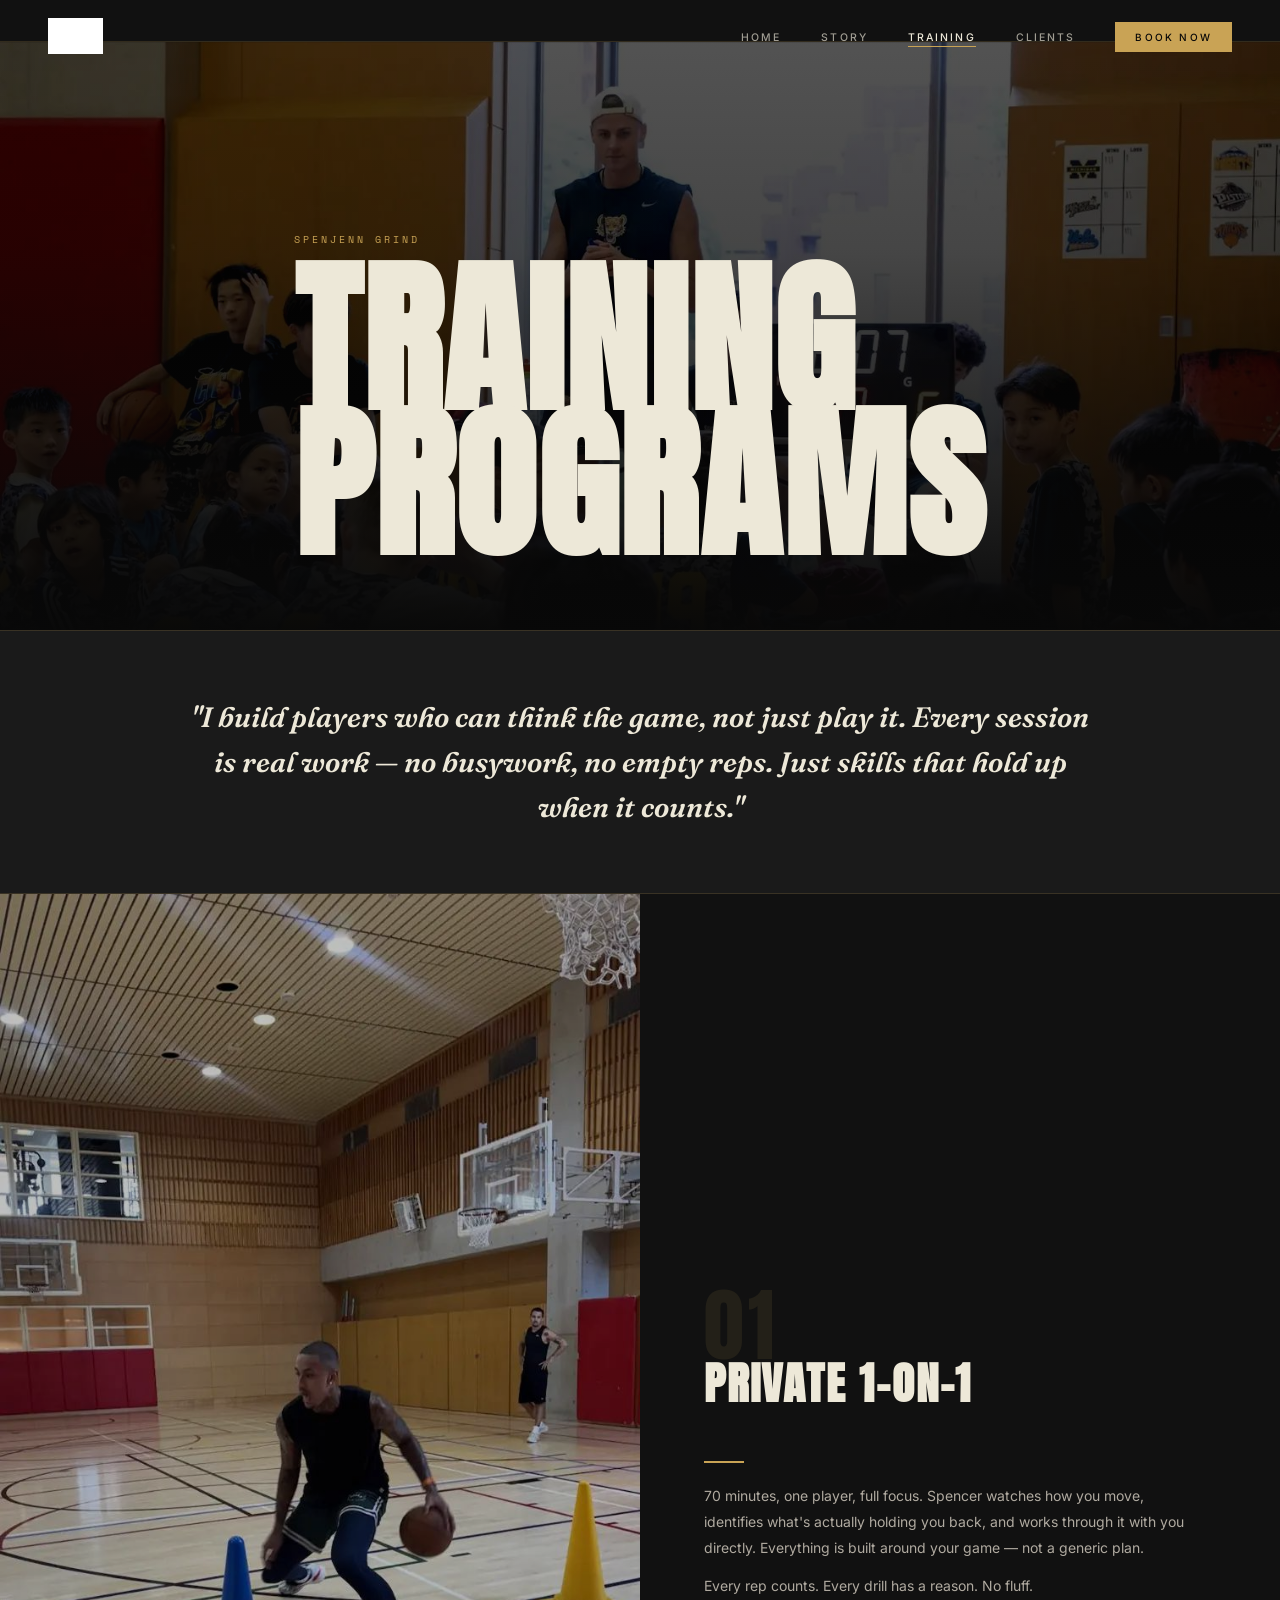
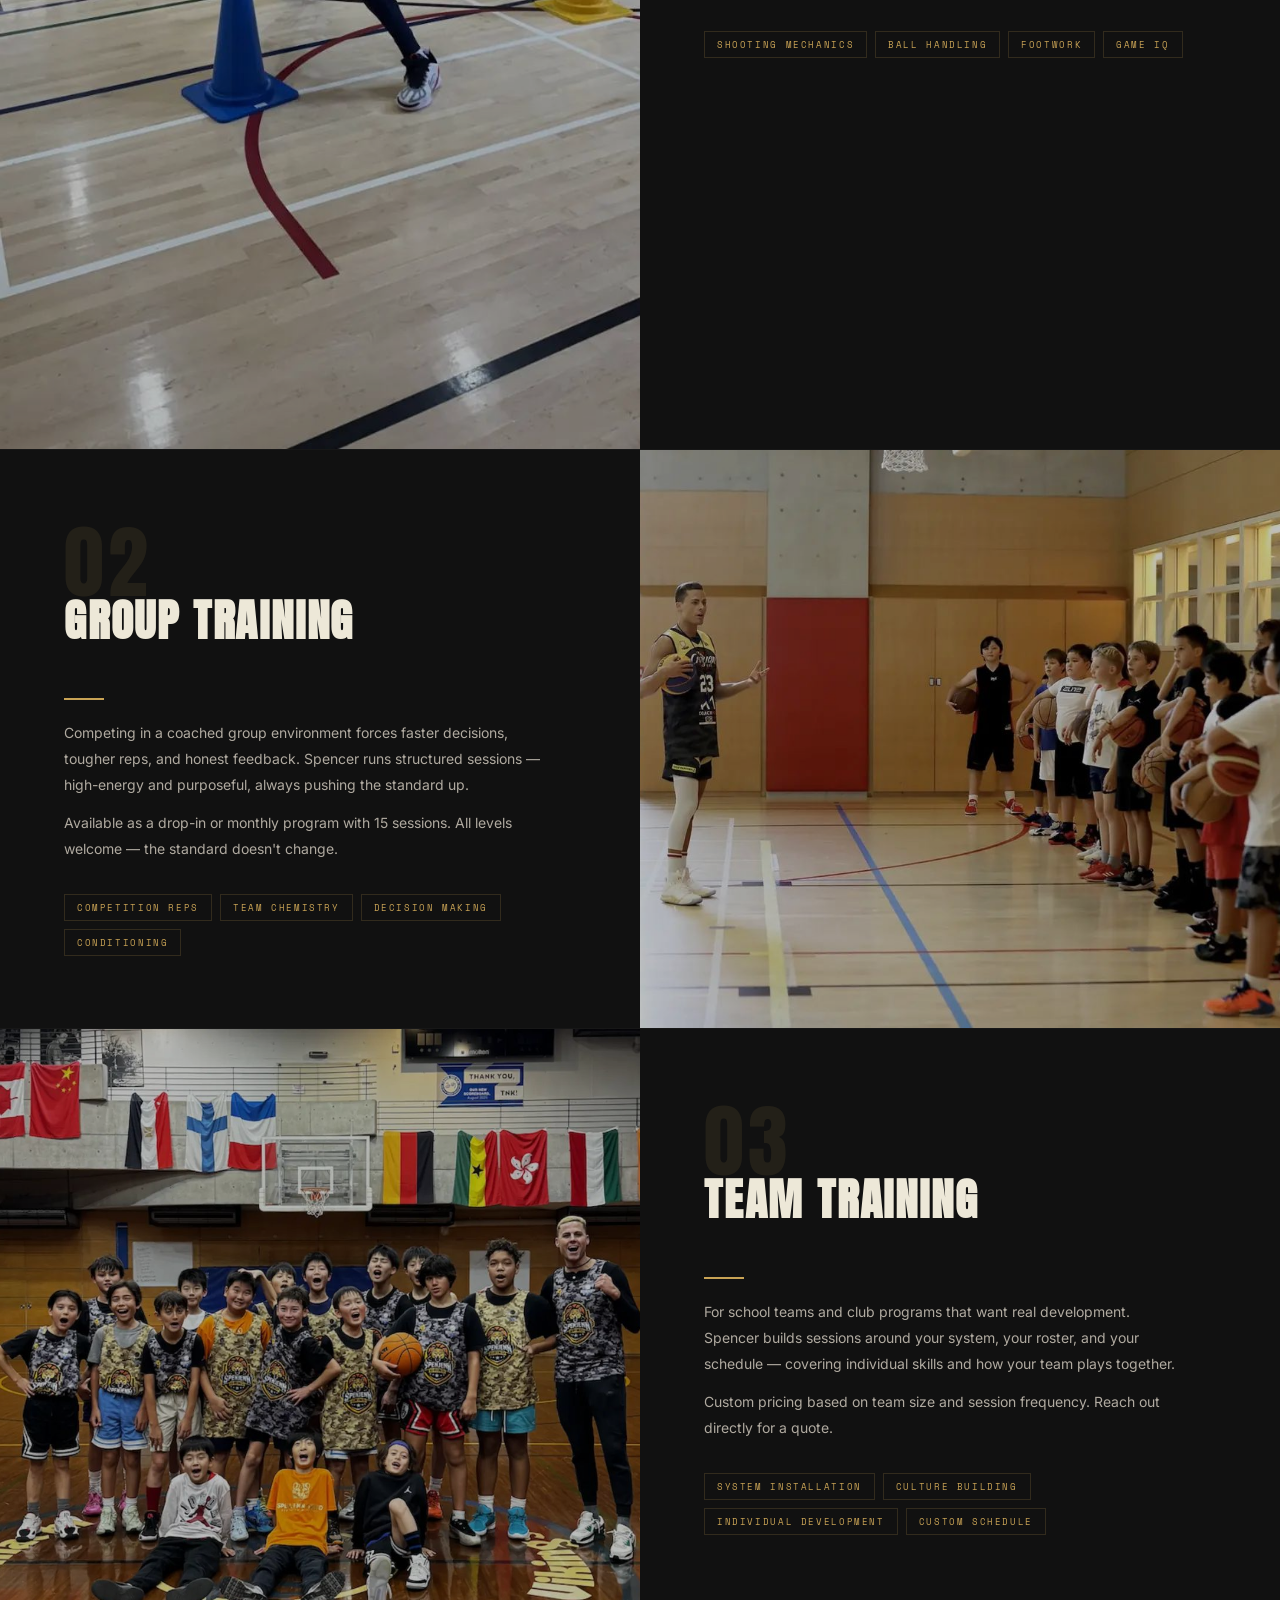
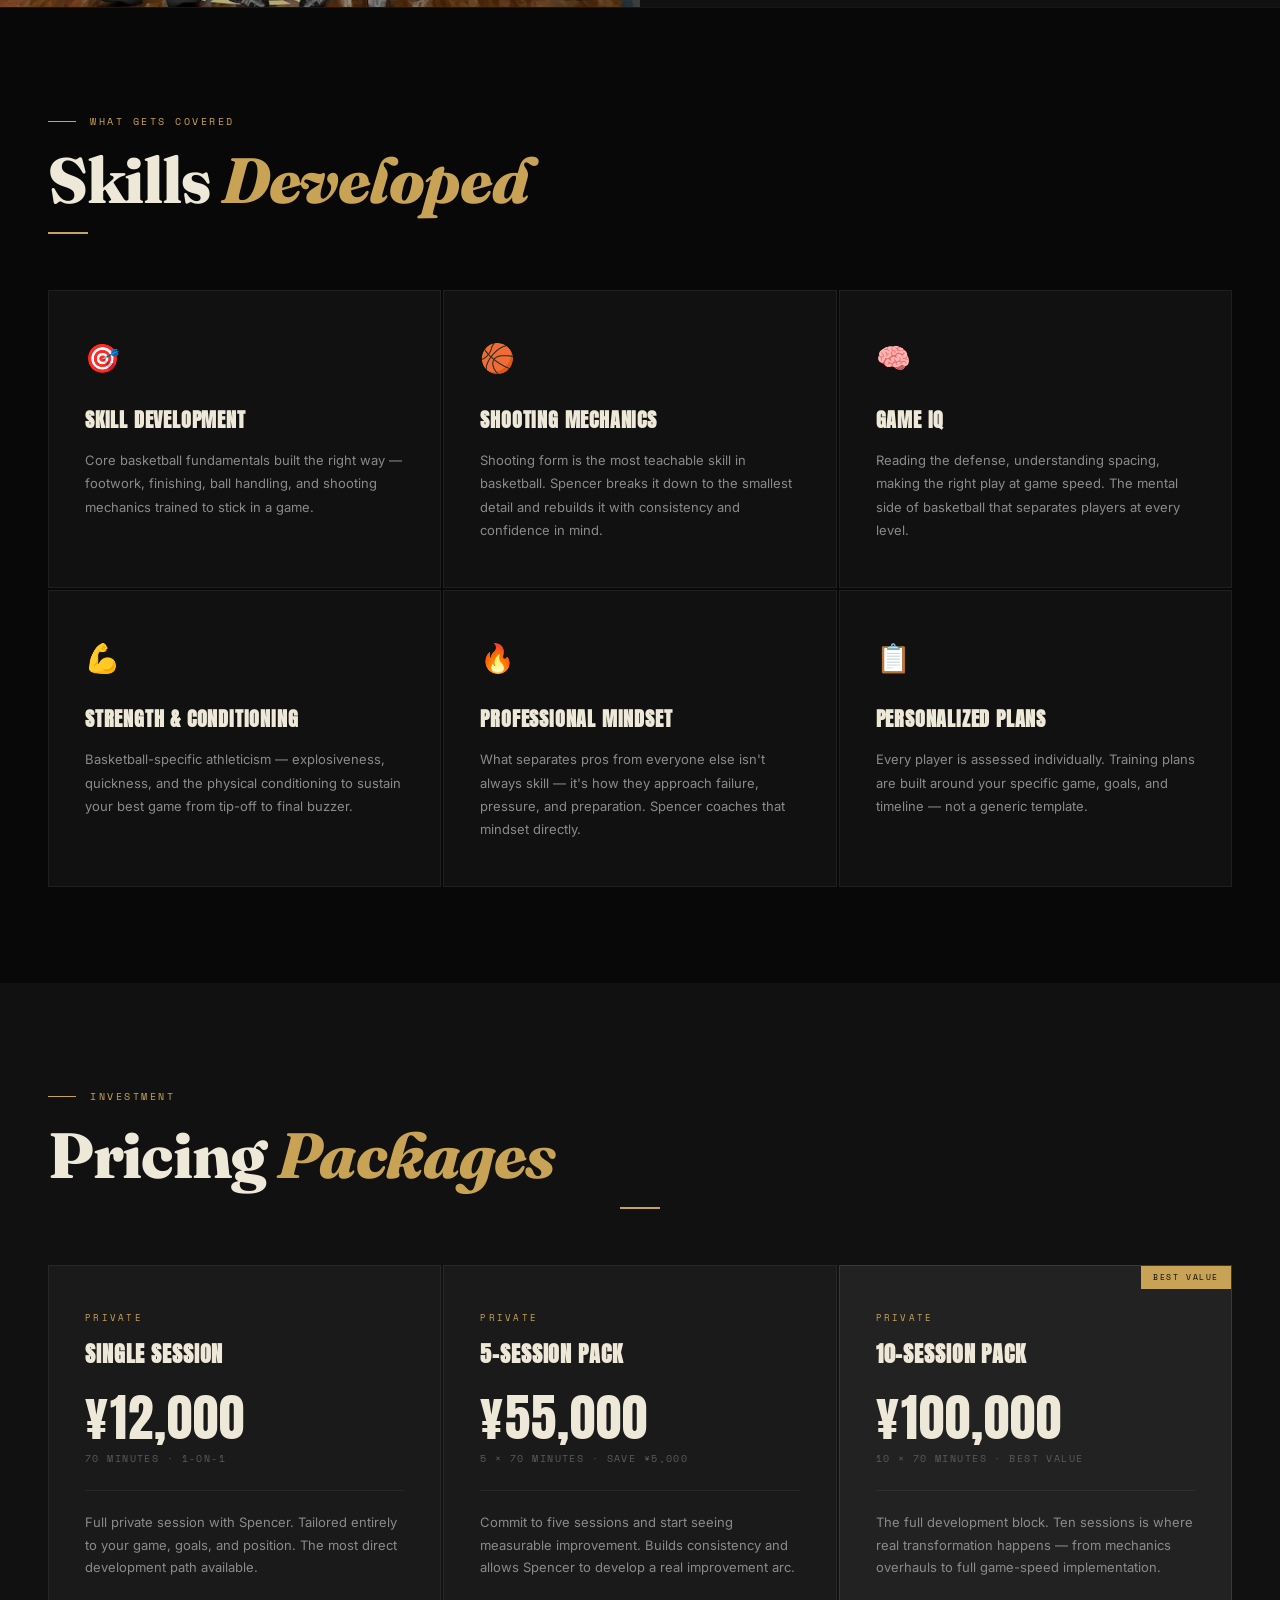
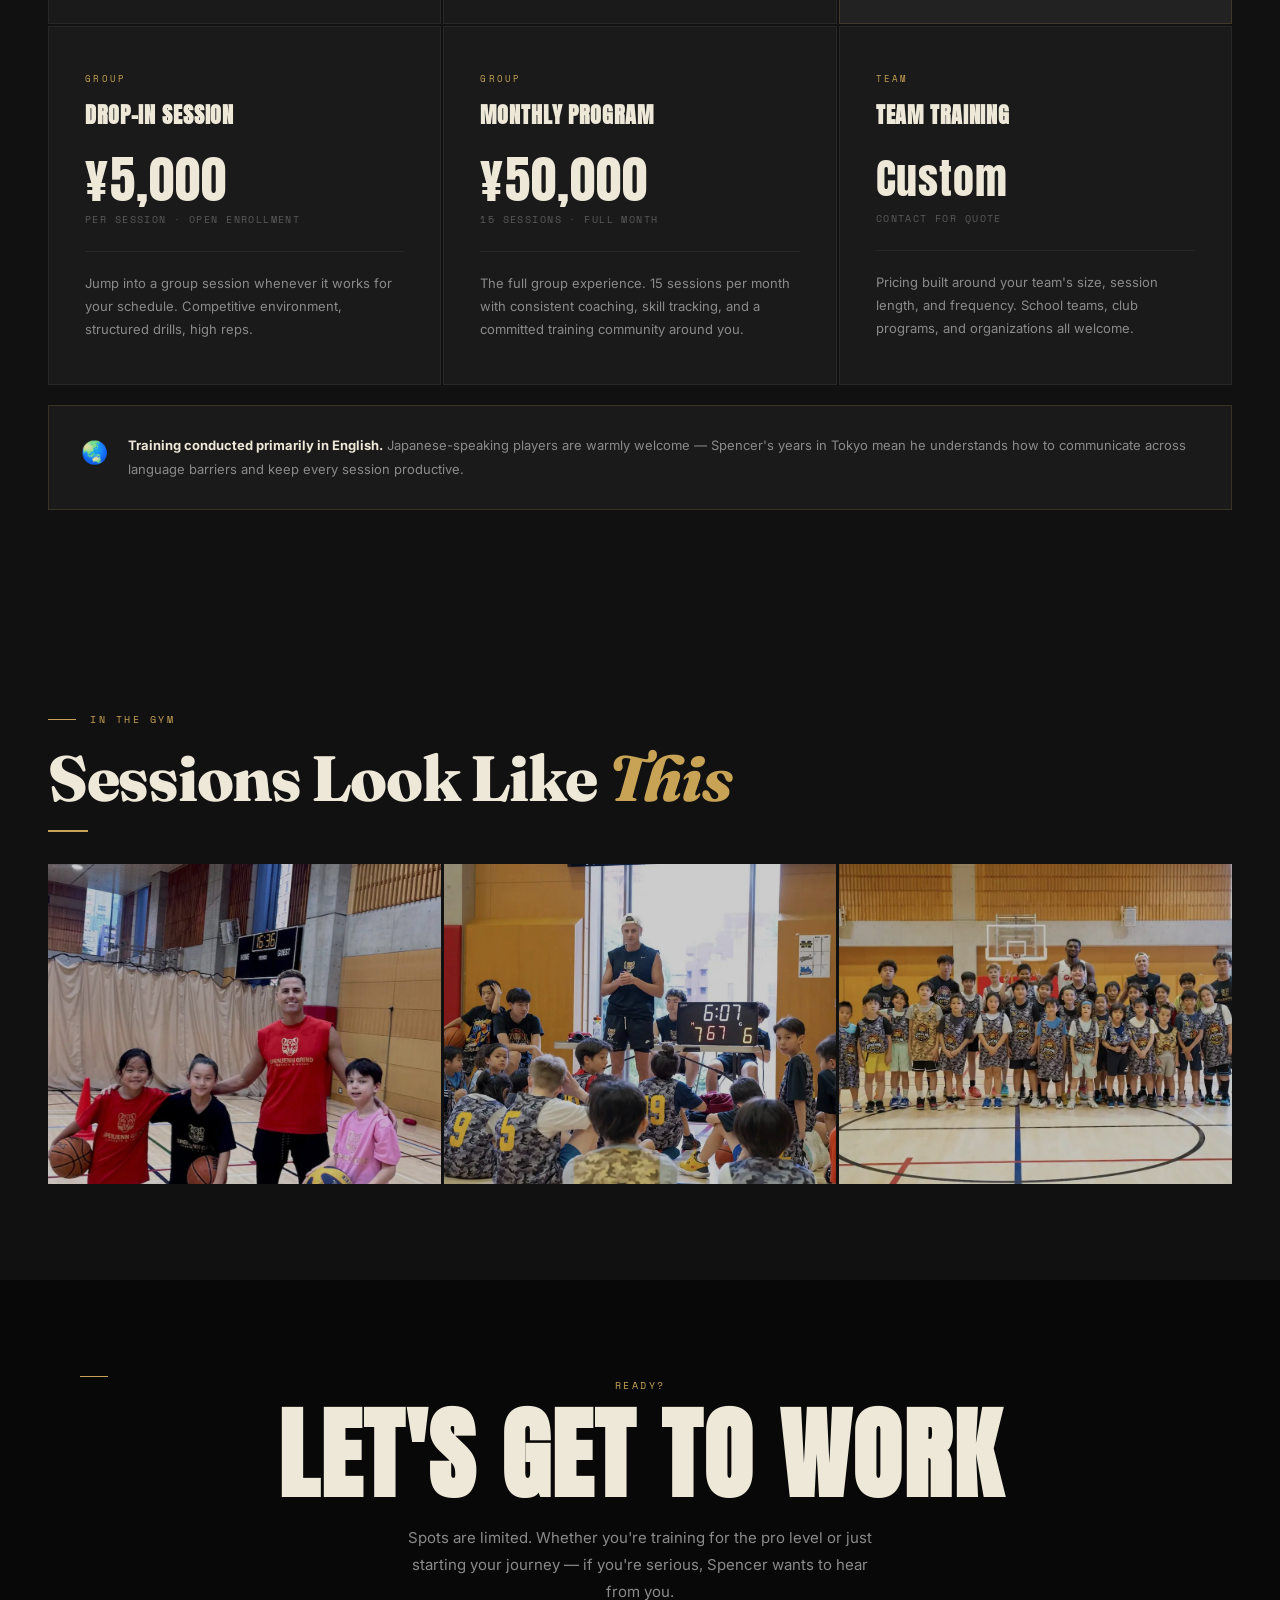
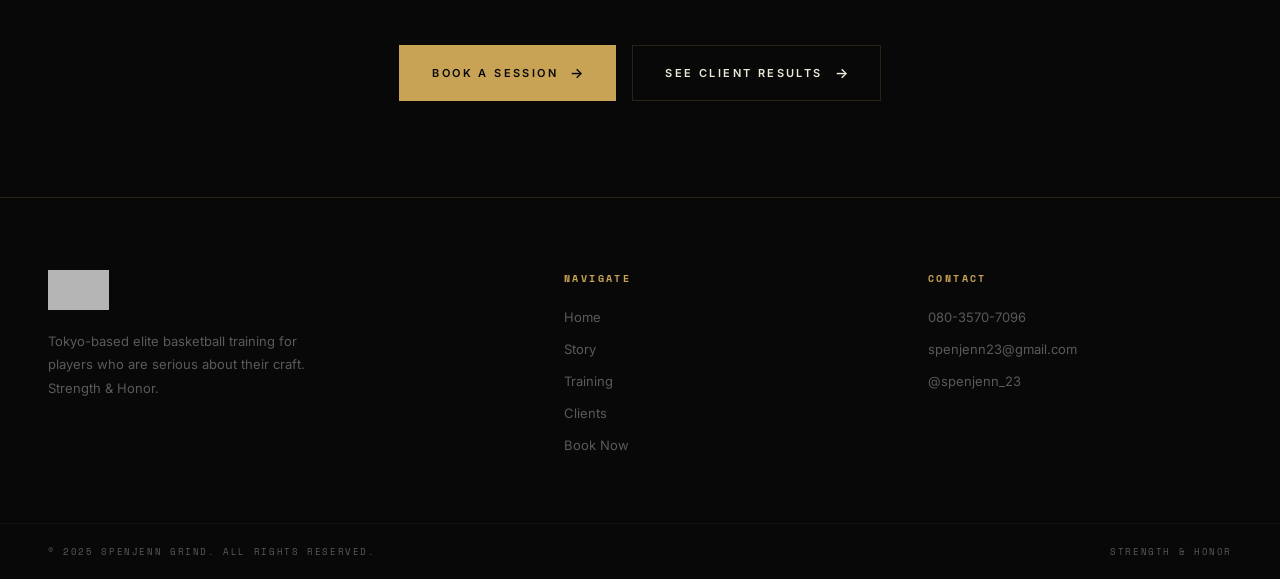
<file: SpenJenn-cop/training.html>
<!DOCTYPE html>
<html lang="en">
<head>
  <meta charset="UTF-8">
  <meta name="viewport" content="width=device-width, initial-scale=1.0">
  <title>Training Programs — Spencer Jennings | SpenJenn Grind</title>
  <meta name="description" content="Private 1-on-1, group, and team basketball training in Tokyo with 3x3.EXE Champion Spencer Jennings. View programs and pricing.">
  <link rel="preconnect" href="https://fonts.googleapis.com">
  <link rel="preconnect" href="https://fonts.gstatic.com" crossorigin>
  <link rel="stylesheet" href="css/style.css">
  <link rel="icon" type="image/svg+xml" href="favicon.svg">
</head>
<body>

<!-- ── PAGE INTRO ── -->
<div class="page-intro" id="pageIntro">
  <img src="logo+tagline.jpg" alt="SpenJenn Grind">
</div>

<!-- ── FLOATING CTA ── -->
<div class="float-cta" id="floatCta">
  <a href="book.html">Book a Session</a>
</div>

<!-- ── NAV ── -->
<nav class="nav scrolled" id="nav">
  <div class="nav-inner">
    <a href="index.html" class="nav-logo">
      <img src="logo+tagline.jpg" alt="SpenJenn Grind">
    </a>
    <ul class="nav-links">
      <li><a href="index.html">Home</a></li>
      <li><a href="story.html">Story</a></li>
      <li><a href="training.html" class="active">Training</a></li>
      <li><a href="clients.html">Clients</a></li>
      <li><a href="book.html" class="nav-cta-link">Book Now</a></li>
    </ul>
    <button class="nav-hamburger" id="hamburger" aria-label="Open menu">
      <span></span><span></span><span></span>
    </button>
  </div>
</nav>

<!-- ── MOBILE NAV ── -->
<div class="nav-mobile" id="mobileNav">
  <a href="index.html">Home</a>
  <a href="story.html">Story</a>
  <a href="training.html">Training</a>
  <a href="clients.html">Clients</a>
  <a href="book.html">Book Now</a>
</div>

<!-- ── PAGE HERO ── -->
<header class="page-hero" style="padding-top: var(--nav-h);">
  <div class="page-hero__bg" style="background-image: url('spenchencoaching1.jpg'); background-position: center 20%;"></div>
  <div class="page-hero__gradient"></div>
  <div class="page-hero__content container">
    <span class="page-hero__label">SpenJenn Grind</span>
    <h1 class="page-hero__title">TRAINING<br>PROGRAMS</h1>
  </div>
</header>

<!-- ── PHILOSOPHY BANNER ── -->
<div class="philosophy-banner">
  <h2>
    "I build players who can think the game, not just play it.
    Every session is real work — no busywork, no empty reps.
    Just skills that hold up when it counts."
  </h2>
</div>

<!-- ── TRAINING TYPES ── -->
<section class="training-types">

  <!-- Private 1-on-1 -->
  <div class="tt-block fade-in">
    <div class="tt-img">
      <img src="KuzmaTraining.jpg" alt="Private 1-on-1 training" loading="lazy" style="object-position: center 45%;">
    </div>
    <div class="tt-content">
      <div class="tt-num">01</div>
      <h3>Private 1-on-1</h3>
      <div class="gold-bar"></div>
      <p>
        70 minutes, one player, full focus. Spencer watches how you move, identifies what's
        actually holding you back, and works through it with you directly. Everything is
        built around your game — not a generic plan.
      </p>
      <p>Every rep counts. Every drill has a reason. No fluff.</p>
      <div class="tt-tags">
        <span class="tt-tag">Shooting Mechanics</span>
        <span class="tt-tag">Ball Handling</span>
        <span class="tt-tag">Footwork</span>
        <span class="tt-tag">Game IQ</span>
      </div>
    </div>
  </div>

  <!-- Group Training -->
  <div class="tt-block tt-block--flip fade-in">
    <div class="tt-img">
      <img src="coachinggroup.jpg" alt="Group basketball training" loading="lazy">
    </div>
    <div class="tt-content">
      <div class="tt-num">02</div>
      <h3>Group Training</h3>
      <div class="gold-bar"></div>
      <p>
        Competing in a coached group environment forces faster decisions, tougher reps,
        and honest feedback. Spencer runs structured sessions — high-energy and purposeful,
        always pushing the standard up.
      </p>
      <p>
        Available as a drop-in or monthly program with 15 sessions.
        All levels welcome — the standard doesn't change.
      </p>
      <div class="tt-tags">
        <span class="tt-tag">Competition Reps</span>
        <span class="tt-tag">Team Chemistry</span>
        <span class="tt-tag">Decision Making</span>
        <span class="tt-tag">Conditioning</span>
      </div>
    </div>
  </div>

  <!-- Team Training -->
  <div class="tt-block fade-in">
    <div class="tt-img">
      <img src="spenjengroupccoaching.jpg" alt="Team training" loading="lazy">
    </div>
    <div class="tt-content">
      <div class="tt-num">03</div>
      <h3>Team Training</h3>
      <div class="gold-bar"></div>
      <p>
        For school teams and club programs that want real development. Spencer builds
        sessions around your system, your roster, and your schedule — covering individual
        skills and how your team plays together.
      </p>
      <p>Custom pricing based on team size and session frequency. Reach out directly for a quote.</p>
      <div class="tt-tags">
        <span class="tt-tag">System Installation</span>
        <span class="tt-tag">Culture Building</span>
        <span class="tt-tag">Individual Development</span>
        <span class="tt-tag">Custom Schedule</span>
      </div>
    </div>
  </div>

</section>

<!-- ── SKILLS ── -->
<section class="skills">
  <div class="skills__inner">
    <div class="skills__head">
      <span class="section-label fade-in">What Gets Covered</span>
      <h2 class="section-title fade-in d1">Skills <em>Developed</em></h2>
      <div class="gold-bar fade-in d2"></div>
    </div>
    <div class="skills-grid">
      <div class="skill-card fade-in">
        <div class="skill-icon">🎯</div>
        <h4>Skill Development</h4>
        <p>Core basketball fundamentals built the right way — footwork, finishing, ball handling, and shooting mechanics trained to stick in a game.</p>
      </div>
      <div class="skill-card fade-in d1">
        <div class="skill-icon">🏀</div>
        <h4>Shooting Mechanics</h4>
        <p>Shooting form is the most teachable skill in basketball. Spencer breaks it down to the smallest detail and rebuilds it with consistency and confidence in mind.</p>
      </div>
      <div class="skill-card fade-in d2">
        <div class="skill-icon">🧠</div>
        <h4>Game IQ</h4>
        <p>Reading the defense, understanding spacing, making the right play at game speed. The mental side of basketball that separates players at every level.</p>
      </div>
      <div class="skill-card fade-in">
        <div class="skill-icon">💪</div>
        <h4>Strength &amp; Conditioning</h4>
        <p>Basketball-specific athleticism — explosiveness, quickness, and the physical conditioning to sustain your best game from tip-off to final buzzer.</p>
      </div>
      <div class="skill-card fade-in d1">
        <div class="skill-icon">🔥</div>
        <h4>Professional Mindset</h4>
        <p>What separates pros from everyone else isn't always skill — it's how they approach failure, pressure, and preparation. Spencer coaches that mindset directly.</p>
      </div>
      <div class="skill-card fade-in d2">
        <div class="skill-icon">📋</div>
        <h4>Personalized Plans</h4>
        <p>Every player is assessed individually. Training plans are built around your specific game, goals, and timeline — not a generic template.</p>
      </div>
    </div>
  </div>
</section>

<!-- ── PRICING ── -->
<section class="pricing">
  <div class="pricing__inner">
    <div class="pricing__head">
      <span class="section-label fade-in">Investment</span>
      <h2 class="section-title fade-in d1">Pricing <em>Packages</em></h2>
      <div class="gold-bar gold-bar--center fade-in d2"></div>
    </div>

    <div class="pricing-grid">
      <div class="price-card fade-in">
        <div class="price-type">Private</div>
        <h3 class="price-name">Single Session</h3>
        <div class="price-amount">¥12,000</div>
        <div class="price-dur">70 minutes · 1-on-1</div>
        <div class="price-divider"></div>
        <p>Full private session with Spencer. Tailored entirely to your game, goals, and position. The most direct development path available.</p>
      </div>

      <div class="price-card fade-in d1">
        <div class="price-type">Private</div>
        <h3 class="price-name">5-Session Pack</h3>
        <div class="price-amount">¥55,000</div>
        <div class="price-dur">5 × 70 minutes · Save ¥5,000</div>
        <div class="price-divider"></div>
        <p>Commit to five sessions and start seeing measurable improvement. Builds consistency and allows Spencer to develop a real improvement arc.</p>
      </div>

      <div class="price-card featured fade-in d2">
        <div class="price-type">Private</div>
        <h3 class="price-name">10-Session Pack</h3>
        <div class="price-amount">¥100,000</div>
        <div class="price-dur">10 × 70 minutes · Best Value</div>
        <div class="price-divider"></div>
        <p>The full development block. Ten sessions is where real transformation happens — from mechanics overhauls to full game-speed implementation.</p>
      </div>

      <div class="price-card fade-in">
        <div class="price-type">Group</div>
        <h3 class="price-name">Drop-In Session</h3>
        <div class="price-amount">¥5,000</div>
        <div class="price-dur">Per session · Open enrollment</div>
        <div class="price-divider"></div>
        <p>Jump into a group session whenever it works for your schedule. Competitive environment, structured drills, high reps.</p>
      </div>

      <div class="price-card fade-in d1">
        <div class="price-type">Group</div>
        <h3 class="price-name">Monthly Program</h3>
        <div class="price-amount">¥50,000</div>
        <div class="price-dur">15 sessions · Full month</div>
        <div class="price-divider"></div>
        <p>The full group experience. 15 sessions per month with consistent coaching, skill tracking, and a committed training community around you.</p>
      </div>

      <div class="price-card fade-in d2">
        <div class="price-type">Team</div>
        <h3 class="price-name">Team Training</h3>
        <div class="price-amount" style="font-size: clamp(28px,3.5vw,42px); line-height:1.2;">Custom</div>
        <div class="price-dur">Contact for quote</div>
        <div class="price-divider"></div>
        <p>Pricing built around your team's size, session length, and frequency. School teams, club programs, and organizations all welcome.</p>
      </div>
    </div>

    <div class="lang-note fade-in" style="margin-top: 20px;">
      <span style="font-size: 22px;">🌏</span>
      <p>
        <strong>Training conducted primarily in English.</strong>
        Japanese-speaking players are warmly welcome — Spencer's years in Tokyo mean he understands
        how to communicate across language barriers and keep every session productive.
      </p>
    </div>
  </div>
</section>

<!-- ── ACTION PHOTOS ── -->
<section style="background: var(--black-2); padding: var(--pad) 0;">
  <div class="container">
    <span class="section-label fade-in">In the Gym</span>
    <h2 class="section-title fade-in d1">Sessions Look Like <em>This</em></h2>
    <div class="gold-bar fade-in d2" style="margin-bottom: 32px;"></div>
    <div class="photo-grid-3">
      <div class="fade-in">
        <img src="spenjencoaching.jpg" alt="Spencer Jennings coaching" loading="lazy">
      </div>
      <div class="fade-in d1">
        <img src="spenchencoaching1.jpg" alt="Spencer coaching session" loading="lazy">
      </div>
      <div class="fade-in d2">
        <img src="Spenjencoaching2.jpg" alt="SpenJenn Grind group training" loading="lazy">
      </div>
    </div>
  </div>
</section>

<!-- ── BOOK CTA ── -->
<div class="cta-dark">
  <span class="section-label">Ready?</span>
  <h2>Let's Get to Work</h2>
  <p>
    Spots are limited. Whether you're training for the pro level or just starting your journey —
    if you're serious, Spencer wants to hear from you.
  </p>
  <div class="cta-actions">
    <a href="book.html" class="btn btn--gold">Book a Session</a>
    <a href="clients.html" class="btn">See Client Results</a>
  </div>
</div>

<!-- ── FOOTER ── -->
<footer class="footer">
  <div class="footer-grid">
    <div class="footer-brand">
      <a href="index.html"><img src="logo+tagline.jpg" alt="SpenJenn Grind"></a>
      <p>Tokyo-based elite basketball training for players who are serious about their craft. Strength &amp; Honor.</p>
    </div>
    <div class="footer-col">
      <h4>Navigate</h4>
      <a href="index.html">Home</a>
      <a href="story.html">Story</a>
      <a href="training.html">Training</a>
      <a href="clients.html">Clients</a>
      <a href="book.html">Book Now</a>
    </div>
    <div class="footer-col">
      <h4>Contact</h4>
      <p>080-3570-7096</p>
      <a href="mailto:spenjenn23@gmail.com">spenjenn23@gmail.com</a>
      <a href="https://instagram.com/spenjenn_23" target="_blank" rel="noopener noreferrer">@spenjenn_23</a>
    </div>
  </div>
  <div class="footer-bottom">
    <p>© 2025 SpenJenn Grind. All rights reserved.</p>
    <p>Strength &amp; Honor</p>
  </div>
</footer>

<script src="js/main.js"></script>
</body>
</html>
</file>
<file: css/style.css>
/* ============================================================
   SPENJENN GRIND — Global Stylesheet
   Fonts: Bebas Neue (headings) · DM Sans (body)
   Palette: #0a0a0a · #111 · #1a1a1a · #c9a84c (gold)
   ============================================================ */

@import url('https://fonts.googleapis.com/css2?family=Bebas+Neue&family=DM+Sans:ital,opsz,wght@0,9..40,300;0,9..40,400;0,9..40,500;0,9..40,600;1,9..40,400&display=swap');

/* ── Reset ── */
*, *::before, *::after { margin: 0; padding: 0; box-sizing: border-box; }

/* ── Variables ── */
:root {
  --black:         #0a0a0a;
  --dark:          #111111;
  --charcoal:      #181818;
  --charcoal-2:    #222222;
  --gold:          #c9a84c;
  --gold-light:    #dfc06e;
  --white:         #ffffff;
  --off-white:     #f0ede8;
  --muted:         #777777;
  --muted-2:       #aaaaaa;
  --border:        rgba(201,168,76,0.18);
  --nav-h:         76px;
  --max-w:         1200px;
  --pad:           100px;
}

/* ── Base ── */
html { scroll-behavior: smooth; }

body {
  background: var(--black);
  color: var(--white);
  font-family: 'DM Sans', sans-serif;
  font-size: 16px;
  line-height: 1.65;
  overflow-x: hidden;
}

::selection { background: var(--gold); color: var(--black); }

::-webkit-scrollbar { width: 5px; }
::-webkit-scrollbar-track { background: var(--dark); }
::-webkit-scrollbar-thumb { background: var(--gold); }

img { max-width: 100%; height: auto; display: block; }
a { color: inherit; text-decoration: none; }

h1, h2, h3, h4, h5 {
  font-family: 'Bebas Neue', sans-serif;
  letter-spacing: 0.04em;
  line-height: 1.05;
}

/* ── Utilities ── */
.container {
  max-width: var(--max-w);
  margin: 0 auto;
  padding: 0 48px;
}

.section { padding: var(--pad) 0; }
.section--dark { background: var(--dark); }
.section--charcoal { background: var(--charcoal); }

.section-label {
  font-family: 'Bebas Neue', sans-serif;
  font-size: 12px;
  letter-spacing: 0.28em;
  color: var(--gold);
  text-transform: uppercase;
  display: block;
  margin-bottom: 10px;
}

.section-title {
  font-size: clamp(36px, 5vw, 62px);
  color: var(--white);
}

.section-title--center { text-align: center; }

.gold-bar {
  width: 48px;
  height: 3px;
  background: var(--gold);
  margin: 14px 0 32px;
}
.gold-bar--center { margin: 14px auto 32px; }

/* ── Buttons ── */
.btn {
  display: inline-block;
  font-family: 'Bebas Neue', sans-serif;
  font-size: 17px;
  letter-spacing: 0.14em;
  padding: 15px 38px;
  transition: all 0.22s ease;
  cursor: pointer;
  border: none;
  white-space: nowrap;
}

.btn--gold {
  background: var(--gold);
  color: var(--black);
}
.btn--gold:hover {
  background: var(--gold-light);
  transform: translateY(-2px);
  box-shadow: 0 8px 32px rgba(201,168,76,0.28);
}

.btn--outline {
  background: transparent;
  color: var(--gold);
  border: 1.5px solid var(--gold);
}
.btn--outline:hover {
  background: var(--gold);
  color: var(--black);
  transform: translateY(-2px);
}

/* ── Scroll Fade-in ── */
.fade-in {
  opacity: 0;
  transform: translateY(28px);
  transition: opacity 0.72s ease, transform 0.72s ease;
}
.fade-in.visible { opacity: 1; transform: translateY(0); }
.fade-in.d1 { transition-delay: 0.08s; }
.fade-in.d2 { transition-delay: 0.18s; }
.fade-in.d3 { transition-delay: 0.28s; }
.fade-in.d4 { transition-delay: 0.38s; }

/* ============================================================
   NAVIGATION
   ============================================================ */
.nav {
  position: fixed;
  top: 0; left: 0; right: 0;
  z-index: 1000;
  height: var(--nav-h);
  display: flex;
  align-items: center;
  padding: 0 48px;
  background: rgba(10,10,10,0.3);
  transition: background 0.35s ease, border-color 0.35s ease;
  border-bottom: 1px solid transparent;
}

.nav.scrolled {
  background: rgba(10,10,10,0.97);
  border-bottom-color: var(--border);
  backdrop-filter: blur(12px);
}

.nav-inner {
  width: 100%;
  max-width: var(--max-w);
  margin: 0 auto;
  display: flex;
  align-items: center;
  justify-content: space-between;
}

.nav-logo img {
  height: 44px;
  width: auto;
}

.nav-links {
  display: flex;
  align-items: center;
  gap: 32px;
  list-style: none;
}

.nav-links a {
  font-family: 'Bebas Neue', sans-serif;
  font-size: 17px;
  letter-spacing: 0.1em;
  color: var(--white);
  transition: color 0.2s;
  position: relative;
}

.nav-links a::after {
  content: '';
  position: absolute;
  bottom: -4px; left: 0;
  width: 0; height: 2px;
  background: var(--gold);
  transition: width 0.28s ease;
}

.nav-links a:hover,
.nav-links a.active { color: var(--gold); }
.nav-links a:hover::after,
.nav-links a.active::after { width: 100%; }

.nav-cta-link {
  background: var(--gold) !important;
  color: var(--black) !important;
  padding: 10px 22px;
  font-family: 'Bebas Neue', sans-serif;
  letter-spacing: 0.12em;
  transition: background 0.2s !important;
}
.nav-cta-link:hover { background: var(--gold-light) !important; }
.nav-cta-link::after { display: none !important; }

/* Hamburger */
.nav-hamburger {
  display: none;
  flex-direction: column;
  gap: 5px;
  cursor: pointer;
  padding: 4px;
  background: none;
  border: none;
}
.nav-hamburger span {
  display: block;
  width: 25px; height: 2px;
  background: var(--white);
  transition: all 0.28s;
}
.nav-hamburger.open span:nth-child(1) { transform: rotate(45deg) translate(5px,5px); }
.nav-hamburger.open span:nth-child(2) { opacity: 0; }
.nav-hamburger.open span:nth-child(3) { transform: rotate(-45deg) translate(5px,-5px); }

/* Mobile Nav */
.nav-mobile {
  position: fixed;
  top: var(--nav-h); left: 0; right: 0;
  background: rgba(10,10,10,0.98);
  border-bottom: 1px solid var(--border);
  z-index: 999;
  padding: 28px 40px 36px;
  flex-direction: column;
  gap: 22px;
  display: none;
  backdrop-filter: blur(12px);
}
.nav-mobile.open { display: flex; }
.nav-mobile a {
  font-family: 'Bebas Neue', sans-serif;
  font-size: 30px;
  letter-spacing: 0.1em;
  color: var(--white);
  transition: color 0.2s;
}
.nav-mobile a:hover { color: var(--gold); }

/* ============================================================
   FOOTER
   ============================================================ */
.footer {
  background: var(--dark);
  border-top: 1px solid var(--border);
  padding: 64px 0 28px;
}

.footer-grid {
  max-width: var(--max-w);
  margin: 0 auto;
  padding: 0 48px;
  display: grid;
  grid-template-columns: 1.6fr 1fr 1fr;
  gap: 56px;
  margin-bottom: 48px;
}

.footer-brand img {
  height: 52px;
  width: auto;
  margin-bottom: 14px;
}

.footer-brand p {
  color: var(--muted);
  font-size: 14px;
  line-height: 1.75;
  margin-top: 10px;
}

.footer-col h4 {
  font-family: 'Bebas Neue', sans-serif;
  font-size: 15px;
  letter-spacing: 0.18em;
  color: var(--gold);
  margin-bottom: 18px;
}

.footer-col a,
.footer-col p {
  display: block;
  color: var(--muted-2);
  font-size: 14px;
  line-height: 2;
  transition: color 0.2s;
}
.footer-col a:hover { color: var(--gold); }

.footer-bottom {
  max-width: var(--max-w);
  margin: 0 auto;
  padding: 22px 48px 0;
  border-top: 1px solid var(--border);
  display: flex;
  align-items: center;
  justify-content: space-between;
}
.footer-bottom p { font-size: 12px; color: var(--muted); letter-spacing: 0.05em; }

/* ============================================================
   PAGE HERO (sub-pages)
   ============================================================ */
.page-hero {
  position: relative;
  height: 62vh;
  min-height: 420px;
  display: flex;
  align-items: flex-end;
  overflow: hidden;
  margin-top: 0;
}

.page-hero__bg {
  position: absolute;
  inset: 0;
  background-size: cover;
  background-position: center top;
  filter: brightness(0.38);
  transform: scale(1.04);
}

.page-hero__gradient {
  position: absolute;
  inset: 0;
  background: linear-gradient(to top, var(--black) 0%, rgba(10,10,10,0.4) 50%, transparent 100%);
}

.page-hero__content {
  position: relative;
  z-index: 2;
  padding: 0 48px 56px;
  width: 100%;
  max-width: var(--max-w);
  margin: 0 auto;
}

.page-hero__label {
  font-family: 'Bebas Neue', sans-serif;
  font-size: 12px;
  letter-spacing: 0.32em;
  color: var(--gold);
  display: block;
  margin-bottom: 10px;
}

.page-hero__title {
  font-size: clamp(52px, 9vw, 110px);
  line-height: 0.95;
  color: var(--white);
}

/* ============================================================
   HOME — HERO
   ============================================================ */
.hero {
  position: relative;
  height: 100vh;
  min-height: 720px;
  display: flex;
  align-items: center;
  overflow: hidden;
}

.hero__bg {
  position: absolute;
  inset: 0;
  background-size: cover;
  background-position: center 18%;
  filter: brightness(0.42);
  transform: scale(1.06);
  animation: zoomOut 9s ease-out forwards;
}

@keyframes zoomOut {
  from { transform: scale(1.06); }
  to   { transform: scale(1); }
}

.hero__overlay {
  position: absolute;
  inset: 0;
  background: linear-gradient(
    to right,
    rgba(10,10,10,0.88) 0%,
    rgba(10,10,10,0.55) 55%,
    rgba(10,10,10,0.18) 100%
  );
}

.hero__content {
  position: relative;
  z-index: 2;
  max-width: var(--max-w);
  margin: 0 auto;
  padding: 0 48px;
  padding-top: calc(var(--nav-h) + 20px);
}

.hero__label {
  font-family: 'Bebas Neue', sans-serif;
  font-size: 13px;
  letter-spacing: 0.32em;
  color: var(--gold);
  display: block;
  margin-bottom: 18px;
  opacity: 0;
  animation: riseUp 0.8s 0.3s ease forwards;
}

.hero__name {
  font-size: clamp(60px, 11vw, 138px);
  line-height: 0.88;
  color: var(--white);
  opacity: 0;
  animation: riseUp 0.85s 0.5s ease forwards;
}

.hero__sub {
  font-family: 'DM Sans', sans-serif;
  font-size: clamp(13px, 1.4vw, 17px);
  font-weight: 300;
  color: var(--muted-2);
  letter-spacing: 0.06em;
  margin-top: 22px;
  opacity: 0;
  animation: riseUp 0.8s 0.75s ease forwards;
}

.hero__actions {
  display: flex;
  align-items: center;
  gap: 18px;
  margin-top: 38px;
  opacity: 0;
  animation: riseUp 0.8s 1s ease forwards;
}

@keyframes riseUp {
  from { opacity: 0; transform: translateY(28px); }
  to   { opacity: 1; transform: translateY(0); }
}

/* ── Stats Bar ── */
.stats-bar {
  background: var(--gold);
  padding: 0 48px;
}

.stats-bar__inner {
  max-width: var(--max-w);
  margin: 0 auto;
  display: grid;
  grid-template-columns: repeat(4, 1fr);
}

.stat-item {
  padding: 22px 16px;
  text-align: center;
  border-right: 1px solid rgba(0,0,0,0.12);
}
.stat-item:last-child { border-right: none; }

.stat-num {
  font-family: 'Bebas Neue', sans-serif;
  font-size: 38px;
  color: var(--black);
  line-height: 1;
  letter-spacing: 0.03em;
}
.stat-lbl {
  font-size: 11px;
  font-weight: 600;
  letter-spacing: 0.12em;
  text-transform: uppercase;
  color: rgba(0,0,0,0.55);
  margin-top: 3px;
}

/* ── Intro (Home) ── */
.intro { padding: var(--pad) 0; }

.intro__inner {
  max-width: var(--max-w);
  margin: 0 auto;
  padding: 0 48px;
  display: grid;
  grid-template-columns: 1fr 1fr;
  gap: 80px;
  align-items: center;
}

.intro__img-wrap {
  position: relative;
}

.intro__img-wrap img {
  width: 100%;
  height: 620px;
  object-fit: cover;
  object-position: center 15%;
}

.intro__img-wrap::after {
  content: '';
  position: absolute;
  bottom: 0; left: 0; right: 0;
  height: 3px;
  background: var(--gold);
}

.intro__text blockquote {
  font-family: 'Bebas Neue', sans-serif;
  font-size: clamp(26px, 2.6vw, 36px);
  color: var(--gold);
  line-height: 1.25;
  padding-left: 22px;
  border-left: 3px solid var(--gold);
  margin: 28px 0 26px;
}

.intro__text p {
  color: var(--muted-2);
  font-size: 15px;
  line-height: 1.85;
  margin-bottom: 22px;
}

/* ── Training Preview Cards (Home) ── */
.training-preview { background: var(--dark); padding: var(--pad) 0; }

.training-preview__head {
  text-align: center;
  padding: 0 48px;
  margin-bottom: 52px;
}

.t-cards {
  display: grid;
  grid-template-columns: repeat(3,1fr);
  gap: 3px;
  max-width: var(--max-w);
  margin: 0 auto 44px;
  padding: 0 48px;
}

.t-card {
  position: relative;
  height: 500px;
  overflow: hidden;
  cursor: default;
}

.t-card__bg {
  position: absolute;
  inset: 0;
  background-size: cover;
  background-position: center top;
  filter: brightness(0.42);
  transition: transform 0.55s ease, filter 0.55s ease;
}

.t-card:hover .t-card__bg {
  transform: scale(1.06);
  filter: brightness(0.28);
}

.t-card__body {
  position: absolute;
  bottom: 0; left: 0; right: 0;
  padding: 36px 30px;
  background: linear-gradient(to top, rgba(0,0,0,0.92) 0%, transparent 100%);
}

.t-card__rule {
  width: 36px; height: 2px;
  background: var(--gold);
  margin-bottom: 14px;
  transition: width 0.3s;
}
.t-card:hover .t-card__rule { width: 56px; }

.t-card__title {
  font-size: 30px;
  color: var(--white);
  margin-bottom: 10px;
}

.t-card__desc {
  font-size: 13px;
  color: var(--muted-2);
  line-height: 1.75;
  max-height: 0;
  overflow: hidden;
  transition: max-height 0.38s ease;
}
.t-card:hover .t-card__desc { max-height: 90px; }

.training-preview__cta { text-align: center; }

/* ── Testimonials (Home) ── */
.testimonials { padding: var(--pad) 0; background: var(--charcoal); }

.testimonials__inner {
  max-width: var(--max-w);
  margin: 0 auto;
  padding: 0 48px;
}

.testimonials__head { text-align: center; margin-bottom: 54px; }

.t-quotes {
  display: grid;
  grid-template-columns: 1fr 1fr;
  gap: 24px;
}

.t-quote {
  background: var(--dark);
  border: 1px solid var(--border);
  padding: 40px 36px;
  position: relative;
}

.t-quote::before {
  content: '"';
  font-family: 'Bebas Neue', sans-serif;
  font-size: 130px;
  color: var(--gold);
  opacity: 0.1;
  position: absolute;
  top: -18px; left: 22px;
  line-height: 1;
  pointer-events: none;
}

.t-quote__text {
  font-size: 14px;
  color: var(--muted-2);
  line-height: 1.85;
  margin-bottom: 28px;
  position: relative;
}

.t-quote__author {
  display: flex;
  align-items: center;
  gap: 14px;
}

.t-quote__author img {
  width: 50px; height: 50px;
  border-radius: 50%;
  object-fit: cover;
  object-position: center top;
  border: 2px solid var(--gold);
}

.t-quote__name {
  font-family: 'Bebas Neue', sans-serif;
  font-size: 18px;
  letter-spacing: 0.05em;
}

.t-quote__role {
  font-size: 12px;
  color: var(--gold);
  letter-spacing: 0.06em;
  margin-top: 2px;
}

/* ── Camp Dates (Home) ── */
.camp-dates { padding: var(--pad) 0; }

.camp-dates__inner {
  max-width: var(--max-w);
  margin: 0 auto;
  padding: 0 48px;
}

.camp-dates__head {
  display: flex;
  justify-content: space-between;
  align-items: flex-end;
  margin-bottom: 40px;
  flex-wrap: wrap;
  gap: 24px;
}

.camp-list { display: flex; flex-direction: column; gap: 3px; }

.camp-item {
  display: grid;
  grid-template-columns: 160px 1fr auto;
  align-items: center;
  gap: 24px;
  background: var(--charcoal);
  padding: 22px 30px;
  border-left: 3px solid var(--gold);
  transition: background 0.2s;
}
.camp-item:hover { background: var(--charcoal-2); }

.camp-date {
  font-family: 'Bebas Neue', sans-serif;
  font-size: 26px;
  color: var(--gold);
  letter-spacing: 0.04em;
}

.camp-info h4 {
  font-size: 18px;
  color: var(--white);
  margin-bottom: 3px;
}
.camp-info p { font-size: 13px; color: var(--muted); }

.camp-tag {
  font-family: 'Bebas Neue', sans-serif;
  font-size: 13px;
  letter-spacing: 0.12em;
  color: var(--gold);
  background: rgba(201,168,76,0.1);
  padding: 5px 14px;
  white-space: nowrap;
}

/* ============================================================
   STORY PAGE
   ============================================================ */

/* Timeline */
.timeline { padding: var(--pad) 0; }

.timeline__inner {
  max-width: var(--max-w);
  margin: 0 auto;
  padding: 0 48px;
}

.tl-entry {
  display: grid;
  grid-template-columns: 1fr 72px 1fr;
  margin-bottom: 88px;
}

/* LEFT variant: text in col1, media in col3 */
.tl-entry--left .tl-text  { grid-column: 1; grid-row: 1; padding-right: 40px; }
.tl-entry--left .tl-spine { grid-column: 2; grid-row: 1; }
.tl-entry--left .tl-media { grid-column: 3; grid-row: 1; }

/* RIGHT variant: media in col1, text in col3 */
.tl-entry--right .tl-media { grid-column: 1; grid-row: 1; }
.tl-entry--right .tl-spine { grid-column: 2; grid-row: 1; }
.tl-entry--right .tl-text  { grid-column: 3; grid-row: 1; padding-left: 40px; }

.tl-spine {
  display: flex;
  flex-direction: column;
  align-items: center;
}

.tl-dot {
  width: 18px; height: 18px;
  border-radius: 50%;
  background: var(--gold);
  margin-top: 44px;
  flex-shrink: 0;
  box-shadow: 0 0 0 5px rgba(201,168,76,0.18);
}

.tl-line {
  width: 2px;
  flex: 1;
  background: var(--border);
  margin-top: 10px;
}

.tl-era {
  font-family: 'Bebas Neue', sans-serif;
  font-size: 11px;
  letter-spacing: 0.3em;
  color: var(--gold);
  margin-bottom: 10px;
}

.tl-text h3 {
  font-size: clamp(30px, 4vw, 48px);
  color: var(--white);
  margin-bottom: 12px;
}

.tl-text p {
  color: var(--muted-2);
  font-size: 15px;
  line-height: 1.85;
}

.tl-media img {
  width: 100%;
  height: 320px;
  object-fit: cover;
  object-position: center top;
}

.tl-media--multi {
  display: grid;
  grid-template-columns: 1fr 1fr;
  gap: 4px;
}
.tl-media--multi img { height: 200px; }

.tl-media--trio {
  display: grid;
  grid-template-columns: 1fr 1fr;
  gap: 4px;
}
.tl-media--trio img:first-child {
  grid-column: 1 / -1;
  height: 220px;
}
.tl-media--trio img:not(:first-child) { height: 160px; }

/* Accolades */
.accolades { background: var(--dark); padding: var(--pad) 0; }

.accolades__inner {
  max-width: var(--max-w);
  margin: 0 auto;
  padding: 0 48px;
}

.accolades__head { text-align: center; margin-bottom: 52px; }

.accolades-grid {
  display: grid;
  grid-template-columns: repeat(3, 1fr);
  gap: 3px;
}

.acc-item {
  background: var(--charcoal);
  padding: 36px 28px;
  border-top: 3px solid var(--gold);
  transition: background 0.2s;
}
.acc-item:hover { background: var(--charcoal-2); }

.acc-item h4 {
  font-size: 19px;
  color: var(--gold);
  margin-bottom: 10px;
}
.acc-item p { font-size: 13px; color: var(--muted-2); line-height: 1.75; }

.win-photos {
  display: grid;
  grid-template-columns: 1fr 1fr;
  gap: 4px;
  max-width: var(--max-w);
  margin: 52px auto 0;
  padding: 0 48px;
}

.win-photo-wrap { position: relative; overflow: hidden; }

.win-photo-wrap img {
  width: 100%;
  height: 420px;
  object-fit: cover;
  object-position: center top;
  transition: transform 0.5s ease;
}
.win-photo-wrap:hover img { transform: scale(1.04); }

.win-photo-caption {
  position: absolute;
  bottom: 0; left: 0; right: 0;
  padding: 18px 22px;
  background: linear-gradient(to top, rgba(0,0,0,0.82) 0%, transparent 100%);
}
.win-photo-caption p {
  font-family: 'Bebas Neue', sans-serif;
  font-size: 17px;
  color: var(--white);
  letter-spacing: 0.06em;
}
.win-photo-caption span { font-size: 12px; color: var(--gold); }

/* ============================================================
   TRAINING PAGE
   ============================================================ */
.training-types { padding: var(--pad) 0; }

.tt-block {
  display: grid;
  grid-template-columns: 1fr 1fr;
  margin-bottom: 4px;
}
.tt-block--flip { direction: rtl; }
.tt-block--flip > * { direction: ltr; }

.tt-img {
  height: 520px;
  overflow: hidden;
}
.tt-img img {
  width: 100%;
  height: 100%;
  object-fit: cover;
  object-position: center top;
  transition: transform 0.5s ease;
}
.tt-img:hover img { transform: scale(1.04); }

.tt-content {
  background: var(--charcoal);
  padding: 64px 56px;
  display: flex;
  flex-direction: column;
  justify-content: center;
}

.tt-num {
  font-family: 'Bebas Neue', sans-serif;
  font-size: 96px;
  color: var(--gold);
  opacity: 0.12;
  line-height: 1;
  margin-bottom: -24px;
}

.tt-content h3 { font-size: 46px; color: var(--white); margin-bottom: 14px; }
.tt-content p  { font-size: 15px; color: var(--muted-2); line-height: 1.85; margin-bottom: 18px; }

.tt-tags { display: flex; flex-wrap: wrap; gap: 8px; margin-top: 10px; }
.tt-tag {
  font-family: 'Bebas Neue', sans-serif;
  font-size: 12px;
  letter-spacing: 0.12em;
  color: var(--gold);
  border: 1px solid var(--border);
  padding: 4px 12px;
}

/* Philosophy banner */
.philosophy-banner {
  background: var(--gold);
  padding: 52px 48px;
  text-align: center;
}
.philosophy-banner h2 {
  font-size: clamp(28px, 4vw, 52px);
  color: var(--black);
  line-height: 1.3;
  max-width: 800px;
  margin: 0 auto;
}

/* Skills */
.skills { background: var(--dark); padding: var(--pad) 0; }

.skills__inner {
  max-width: var(--max-w);
  margin: 0 auto;
  padding: 0 48px;
}

.skills__head { margin-bottom: 44px; }

.skills-grid {
  display: grid;
  grid-template-columns: repeat(3, 1fr);
  gap: 3px;
}

.skill-card {
  background: var(--charcoal);
  padding: 32px 28px;
  border-bottom: 2px solid transparent;
  transition: background 0.2s, border-color 0.2s;
}
.skill-card:hover { border-bottom-color: var(--gold); background: var(--charcoal-2); }

.skill-icon { font-size: 26px; margin-bottom: 14px; }
.skill-card h4 { font-size: 22px; color: var(--white); margin-bottom: 8px; }
.skill-card p  { font-size: 13px; color: var(--muted); line-height: 1.75; }

/* Pricing */
.pricing { padding: var(--pad) 0; }

.pricing__inner {
  max-width: var(--max-w);
  margin: 0 auto;
  padding: 0 48px;
}

.pricing__head { text-align: center; margin-bottom: 52px; }

.pricing-grid {
  display: grid;
  grid-template-columns: repeat(3, 1fr);
  gap: 3px;
  margin-bottom: 32px;
}

.price-card {
  background: var(--charcoal);
  padding: 44px 32px;
  border-top: 3px solid transparent;
  position: relative;
  transition: background 0.2s, border-color 0.2s;
}
.price-card:hover { background: var(--charcoal-2); border-top-color: var(--gold); }

.price-card.featured {
  background: var(--dark);
  border-top: 3px solid var(--gold);
}
.price-card.featured::before {
  content: 'BEST VALUE';
  position: absolute;
  top: -14px; right: 24px;
  background: var(--gold);
  color: var(--black);
  font-family: 'Bebas Neue', sans-serif;
  font-size: 11px;
  letter-spacing: 0.16em;
  padding: 2px 12px;
}

.price-type {
  font-family: 'Bebas Neue', sans-serif;
  font-size: 11px;
  letter-spacing: 0.24em;
  color: var(--gold);
  margin-bottom: 10px;
}
.price-name { font-size: 22px; color: var(--white); margin-bottom: 20px; }
.price-amount {
  font-family: 'Bebas Neue', sans-serif;
  font-size: 52px;
  color: var(--gold);
  line-height: 1;
  margin-bottom: 4px;
}
.price-dur { font-size: 12px; color: var(--muted); margin-bottom: 24px; }
.price-divider { height: 1px; background: var(--border); margin-bottom: 18px; }
.price-card p { font-size: 13px; color: var(--muted-2); line-height: 1.75; }

.lang-note {
  background: var(--charcoal);
  border: 1px solid var(--border);
  padding: 20px 28px;
  display: flex;
  align-items: center;
  gap: 14px;
}
.lang-note p { font-size: 14px; color: var(--muted-2); }
.lang-note strong { color: var(--white); }

/* ============================================================
   CLIENTS PAGE
   ============================================================ */
.clients-section { padding: var(--pad) 0; }
.clients-section.alt { background: var(--dark); }

.clients-section__inner {
  max-width: var(--max-w);
  margin: 0 auto;
  padding: 0 48px;
}

.clients-section__head { margin-bottom: 40px; }

/* NBA photos grid */
.nba-grid {
  display: grid;
  grid-template-columns: 1fr 1fr;
  gap: 4px;
  margin-bottom: 40px;
}

.nba-photo {
  position: relative;
  overflow: hidden;
  height: 420px;
}
.nba-photo img {
  width: 100%;
  height: 100%;
  object-fit: cover;
  object-position: center top;
  transition: transform 0.5s;
}
.nba-photo:hover img { transform: scale(1.04); }

.nba-caption {
  position: absolute;
  bottom: 0; left: 0; right: 0;
  padding: 18px 22px;
  background: linear-gradient(to top, rgba(0,0,0,0.85) 0%, transparent 100%);
}
.nba-caption h4 { font-size: 20px; color: var(--white); }
.nba-caption p  { font-size: 12px; color: var(--gold); letter-spacing: 0.06em; }

/* Roster list */
.roster {
  display: grid;
  grid-template-columns: 1fr 1fr;
  gap: 3px;
}

.roster-item {
  background: var(--charcoal);
  padding: 18px 24px;
  display: flex;
  align-items: center;
  gap: 14px;
  transition: background 0.2s;
}
.roster-item:hover { background: var(--charcoal-2); }

.roster-dot {
  width: 5px; height: 5px;
  border-radius: 50%;
  background: var(--gold);
  flex-shrink: 0;
}

.roster-item h4 { font-size: 17px; color: var(--white); }
.roster-item p  { font-size: 12px; color: var(--gold); letter-spacing: 0.05em; }

/* ── Testimonials (full, Clients page) ── */
.testi-full { padding: var(--pad) 0; background: var(--charcoal); }

.testi-full__inner {
  max-width: var(--max-w);
  margin: 0 auto;
  padding: 0 48px;
}

.testi-full__head { text-align: center; margin-bottom: 52px; }

.testi-cards {
  display: grid;
  grid-template-columns: 1fr 1fr;
  gap: 24px;
}

.testi-card {
  background: var(--dark);
  border: 1px solid var(--border);
  padding: 44px 38px;
  position: relative;
}
.testi-card::before {
  content: '"';
  font-family: 'Bebas Neue', sans-serif;
  font-size: 140px;
  color: var(--gold);
  opacity: 0.09;
  position: absolute;
  top: -16px; left: 22px;
  line-height: 1;
}

.testi-card__text {
  font-size: 15px;
  color: var(--muted-2);
  line-height: 1.9;
  margin-bottom: 30px;
  position: relative;
}

.testi-card__author { display: flex; align-items: center; gap: 16px; }

.testi-card__author img {
  width: 56px; height: 56px;
  border-radius: 50%;
  object-fit: cover;
  object-position: center top;
  border: 2px solid var(--gold);
}

.testi-card__name {
  font-family: 'Bebas Neue', sans-serif;
  font-size: 20px;
  letter-spacing: 0.05em;
}
.testi-card__role { font-size: 12px; color: var(--gold); letter-spacing: 0.06em; margin-top: 2px; }

/* ============================================================
   BOOK / CONTACT PAGE
   ============================================================ */
.book-section { padding: var(--pad) 0; }

.book-section__inner {
  max-width: var(--max-w);
  margin: 0 auto;
  padding: 0 48px;
  display: grid;
  grid-template-columns: 1fr 1fr;
  gap: 88px;
}

/* Contact Form */
.contact-form { display: flex; flex-direction: column; gap: 18px; }

.form-head { margin-bottom: 8px; }
.form-head h2 { font-size: 42px; color: var(--white); }
.form-head p  { color: var(--muted-2); font-size: 15px; margin-top: 6px; }

.form-group { display: flex; flex-direction: column; gap: 7px; }

.form-group label {
  font-family: 'Bebas Neue', sans-serif;
  font-size: 13px;
  letter-spacing: 0.18em;
  color: var(--gold);
}

.form-group input,
.form-group textarea,
.form-group select {
  background: var(--charcoal);
  border: 1px solid var(--border);
  color: var(--white);
  padding: 13px 16px;
  font-family: 'DM Sans', sans-serif;
  font-size: 15px;
  outline: none;
  transition: border-color 0.2s;
}
.form-group input:focus,
.form-group textarea:focus { border-color: var(--gold); }
.form-group textarea { resize: vertical; min-height: 150px; }
.form-group input::placeholder,
.form-group textarea::placeholder { color: var(--muted); }

/* Contact Details */
.contact-info h3 { font-size: 38px; color: var(--white); margin-bottom: 30px; }

.contact-detail {
  display: flex;
  align-items: flex-start;
  gap: 16px;
  padding: 22px 0;
  border-bottom: 1px solid var(--border);
}
.contact-detail:last-child { border-bottom: none; }

.cd-icon { font-size: 22px; color: var(--gold); margin-top: 2px; }

.cd-label {
  font-family: 'Bebas Neue', sans-serif;
  font-size: 12px;
  letter-spacing: 0.22em;
  color: var(--gold);
  margin-bottom: 4px;
}

.cd-value,
.cd-value a {
  font-size: 15px;
  color: var(--muted-2);
  transition: color 0.2s;
}
.cd-value a:hover { color: var(--gold); }

/* Camp Schedule (full) */
.camp-schedule { background: var(--dark); padding: var(--pad) 0; }

.camp-schedule__inner {
  max-width: var(--max-w);
  margin: 0 auto;
  padding: 0 48px;
}
.camp-schedule__head { margin-bottom: 44px; }

.camp-group { margin-bottom: 40px; }
.camp-group h3 {
  font-size: 26px;
  color: var(--gold);
  margin-bottom: 14px;
  padding-bottom: 12px;
  border-bottom: 1px solid var(--border);
}

/* ============================================================
   RESPONSIVE
   ============================================================ */
@media (max-width: 1024px) {
  :root { --pad: 80px; }
  .intro__inner { gap: 52px; }
  .tt-content { padding: 48px 40px; }
  .pricing-grid { grid-template-columns: 1fr 1fr; }
}

@media (max-width: 768px) {
  :root { --pad: 60px; --nav-h: 64px; }

  .nav, .nav-mobile { padding-left: 20px; padding-right: 20px; }
  .nav-links { display: none; }
  .nav-hamburger { display: flex; }

  .container,
  .camp-dates__inner,
  .testimonials__inner,
  .accolades__inner,
  .skills__inner,
  .pricing__inner,
  .clients-section__inner,
  .book-section__inner,
  .camp-schedule__inner,
  .footer-grid,
  .intro__inner,
  .timeline__inner,
  .testi-full__inner,
  .win-photos,
  .t-cards { padding: 0 20px; }

  .page-hero__content { padding: 0 20px 40px; }

  .stats-bar { padding: 0 20px; }
  .stats-bar__inner { grid-template-columns: 1fr 1fr; }
  .stat-item { border-right: none; border-bottom: 1px solid rgba(0,0,0,0.12); }
  .stat-item:nth-child(odd) { border-right: 1px solid rgba(0,0,0,0.12); }
  .stat-item:nth-last-child(-n+2) { border-bottom: none; }

  .intro__inner { grid-template-columns: 1fr; }
  .intro__img-wrap img { height: 380px; }

  .t-cards { grid-template-columns: 1fr; }
  .t-card { height: 360px; }

  .t-quotes { grid-template-columns: 1fr; }

  .camp-dates__head { flex-direction: column; align-items: flex-start; }
  .camp-item { grid-template-columns: 1fr; gap: 8px; }

  /* Timeline — collapse to single column */
  .tl-entry { grid-template-columns: 1fr; }
  .tl-spine { display: none; }
  .tl-entry--left .tl-text,
  .tl-entry--right .tl-text {
    grid-column: 1; grid-row: 1;
    padding: 0; margin-bottom: 24px;
  }
  .tl-entry--left .tl-media,
  .tl-entry--right .tl-media {
    grid-column: 1; grid-row: 2;
  }

  .accolades-grid { grid-template-columns: 1fr 1fr; }
  .win-photos { grid-template-columns: 1fr; }
  .win-photo-wrap img { height: 260px; }

  .tt-block { grid-template-columns: 1fr; }
  .tt-block--flip { direction: ltr; }
  .tt-img { height: 300px; }
  .tt-content { padding: 36px 24px; }

  .skills-grid { grid-template-columns: 1fr 1fr; }
  .pricing-grid { grid-template-columns: 1fr; }

  .nba-grid { grid-template-columns: 1fr; }
  .nba-photo { height: 300px; }
  .roster { grid-template-columns: 1fr; }
  .testi-cards { grid-template-columns: 1fr; }

  .book-section__inner { grid-template-columns: 1fr; gap: 52px; }

  .footer-grid { grid-template-columns: 1fr; gap: 36px; }
  .footer-bottom { flex-direction: column; gap: 8px; text-align: center; }
}

@media (max-width: 480px) {
  .hero__name { font-size: 52px; }
  .hero__actions { flex-direction: column; align-items: flex-start; gap: 14px; }
  .accolades-grid { grid-template-columns: 1fr; }
  .skills-grid { grid-template-columns: 1fr; }
}

/* ============================================================
   PAGE ENTRANCE FLASH
   ============================================================ */
.page-intro {
  position: fixed;
  inset: 0;
  background: var(--black);
  z-index: 9999;
  display: flex;
  align-items: center;
  justify-content: center;
  animation: introFadeOut 0.55s ease 1.1s forwards;
  pointer-events: none;
}

.page-intro img {
  width: 200px;
  height: auto;
  opacity: 0;
  animation: introLogoIn 0.65s ease 0.2s forwards;
}

@keyframes introLogoIn {
  from { opacity: 0; transform: scale(0.94); }
  to   { opacity: 1; transform: scale(1); }
}

@keyframes introFadeOut {
  from { opacity: 1; visibility: visible; }
  to   { opacity: 0; visibility: hidden; }
}

/* ============================================================
   PREMIUM UPGRADES
   ============================================================ */

/* Film Grain overlay on hero sections */
.hero::after,
.page-hero::after {
  content: '';
  position: absolute;
  inset: 0;
  background-image: url("data:image/svg+xml,%3Csvg viewBox='0 0 200 200' xmlns='http://www.w3.org/2000/svg'%3E%3Cfilter id='n'%3E%3CfeTurbulence type='fractalNoise' baseFrequency='0.82' numOctaves='4' stitchTiles='stitch'/%3E%3C/filter%3E%3Crect width='100%25' height='100%25' filter='url(%23n)' opacity='1'/%3E%3C/svg%3E");
  opacity: 0.045;
  pointer-events: none;
  z-index: 5;
  mix-blend-mode: overlay;
}

/* Scrolling Marquee Ticker */
.ticker {
  background: var(--gold);
  overflow: hidden;
  padding: 11px 0;
  border-top: 1px solid rgba(0,0,0,0.12);
  border-bottom: 1px solid rgba(0,0,0,0.12);
}
.ticker__inner {
  display: flex;
  white-space: nowrap;
  width: max-content;
  animation: marquee 34s linear infinite;
}
.ticker__inner:hover { animation-play-state: paused; }
.ticker__text {
  font-family: 'Bebas Neue', sans-serif;
  font-size: 13px;
  letter-spacing: 0.24em;
  color: var(--black);
  display: inline-block;
  padding-right: 72px;
}
@keyframes marquee {
  from { transform: translateX(0); }
  to   { transform: translateX(-50%); }
}

/* Floating Book CTA */
.float-cta {
  position: fixed;
  bottom: 28px;
  right: 28px;
  z-index: 800;
  opacity: 0;
  transform: translateY(14px);
  transition: opacity 0.4s ease, transform 0.4s ease;
  pointer-events: none;
}
.float-cta.show {
  opacity: 1;
  transform: translateY(0);
  pointer-events: auto;
}
.float-cta a {
  display: flex;
  align-items: center;
  gap: 10px;
  background: var(--gold);
  color: var(--black);
  font-family: 'Bebas Neue', sans-serif;
  font-size: 16px;
  letter-spacing: 0.14em;
  padding: 15px 28px;
  box-shadow: 0 8px 36px rgba(201,168,76,0.42);
  transition: background 0.2s, transform 0.2s, box-shadow 0.2s;
}
.float-cta a:hover {
  background: var(--gold-light);
  transform: translateY(-2px);
  box-shadow: 0 12px 44px rgba(201,168,76,0.52);
}

/* Timeline multi-image — taller */
.tl-media--multi img { height: 250px; }

/* Wake Forest trio container needs dark bg for blend */
.tl-media--trio { background: var(--dark); }

/* Roster item left border on hover */
.roster-item {
  border-left: 2px solid transparent;
}
.roster-item:hover { border-left-color: var(--gold); }

/* Price cards lift on hover */
.price-card:hover {
  transform: translateY(-4px);
  box-shadow: 0 10px 40px rgba(0,0,0,0.4);
}

/* Skill cards bottom bar reveal */
.skill-card { position: relative; overflow: hidden; }
.skill-card::after {
  content: '';
  position: absolute;
  bottom: 0; left: 0;
  width: 0; height: 2px;
  background: var(--gold);
  transition: width 0.32s ease;
}
.skill-card:hover::after { width: 100%; }

/* Accolades lift */
.acc-item { transition: background 0.2s, transform 0.2s; }
.acc-item:hover { transform: translateY(-3px); }

@media (max-width: 768px) {
  .float-cta { bottom: 16px; right: 16px; }
  .float-cta a { padding: 13px 22px; font-size: 15px; }
}
</file>
<file: SpenJenn-cop/css/style.css>
/* ============================================================
   SPENJENN GRIND — Athletic Luxury Design System
   Nike × High Fashion × Editorial
   ============================================================ */

@import url('https://fonts.googleapis.com/css2?family=Fraunces:ital,opsz,wght@0,9..144,100..900;1,9..144,100..900&family=Anton&family=Inter:wght@300;400;500;600&family=Space+Mono:wght@400;700&display=swap');

/* ── Design Tokens ── */
:root {
  --black:       #080808;
  --black-2:     #111111;
  --black-3:     #1a1a1a;
  --black-4:     #222222;
  --black-5:     #2c2c2c;
  --ivory:       #EDE8D8;
  --ivory-2:     #E0D9C6;
  --ivory-3:     #C8C0A8;
  --gold:        #C9A355;
  --gold-2:      #B8903F;
  --gold-pale:   #E8CA85;
  --white:       #FFFFFF;
  --muted:       #5a5a5a;
  --muted-2:     #8a8a8a;
  --muted-3:     #b0aaa0;
  --border:      rgba(201,163,85,0.18);
  --border-dark: rgba(255,255,255,0.06);

  --ff-serif:    'Fraunces', Georgia, serif;
  --ff-display:  'Anton', 'Arial Black', sans-serif;
  --ff-body:     'Inter', sans-serif;
  --ff-mono:     'Space Mono', monospace;

  --nav-h:       72px;
  --max-w:       1320px;
  --pad:         96px;
  --pad-sm:      48px;
  --radius:      2px;
}

/* ── Reset ── */
*, *::before, *::after { box-sizing: border-box; margin: 0; padding: 0; }
html { scroll-behavior: smooth; }

body {
  background: var(--black);
  color: var(--ivory);
  font-family: var(--ff-body);
  font-size: 15px;
  line-height: 1.7;
  overflow-x: hidden;
  -webkit-font-smoothing: antialiased;
}

img { display: block; max-width: 100%; }
a { text-decoration: none; color: inherit; }

/* ── Page Intro Overlay ── */
.page-intro {
  position: fixed;
  inset: 0;
  background: var(--black);
  display: flex;
  align-items: center;
  justify-content: center;
  z-index: 9000;
  transition: opacity 0.6s ease, visibility 0.6s ease;
}

.page-intro img {
  width: 200px;
  filter: brightness(0) invert(1);
  animation: introScale 0.8s ease forwards;
}

@keyframes introScale {
  from { transform: scale(0.85); opacity: 0; }
  to   { transform: scale(1);    opacity: 1; }
}

.page-intro.hidden {
  opacity: 0;
  visibility: hidden;
  pointer-events: none;
}

/* ── Floating Book CTA ── */
.float-cta {
  position: fixed;
  bottom: 32px;
  right: 32px;
  z-index: 800;
  opacity: 0;
  transform: translateY(12px);
  transition: opacity 0.4s ease, transform 0.4s ease;
  pointer-events: none;
}

.float-cta.show {
  opacity: 1;
  transform: translateY(0);
  pointer-events: auto;
}

.float-cta a {
  display: inline-block;
  background: var(--gold);
  color: var(--black);
  font-family: var(--ff-body);
  font-size: 11px;
  font-weight: 600;
  letter-spacing: 0.18em;
  text-transform: uppercase;
  padding: 14px 24px;
  border: none;
  transition: background 0.2s, transform 0.2s;
}

.float-cta a:hover {
  background: var(--gold-pale);
  transform: translateY(-2px);
}

/* ── Navigation ── */
.nav {
  position: fixed;
  top: 0;
  left: 0;
  width: 100%;
  z-index: 700;
  height: var(--nav-h);
  transition: background 0.4s ease, border-color 0.4s ease;
}

.nav-inner {
  height: 100%;
  max-width: var(--max-w);
  margin: 0 auto;
  padding: 0 48px;
  display: flex;
  align-items: center;
  justify-content: space-between;
}

.nav-logo img {
  height: 36px;
  width: auto;
  filter: brightness(0) invert(1);
  transition: opacity 0.2s;
}

.nav-logo:hover img { opacity: 0.75; }

.nav-links {
  display: flex;
  align-items: center;
  gap: 2.5rem;
  list-style: none;
}

.nav-links a {
  font-size: 10.5px;
  font-weight: 500;
  letter-spacing: 0.2em;
  text-transform: uppercase;
  color: rgba(237,232,216,0.65);
  transition: color 0.2s;
  position: relative;
}

.nav-links a::after {
  content: '';
  position: absolute;
  bottom: -3px;
  left: 0;
  width: 0;
  height: 1px;
  background: var(--gold);
  transition: width 0.3s ease;
}

.nav-links a:hover,
.nav-links a.active { color: var(--ivory); }

.nav-links a:hover::after,
.nav-links a.active::after { width: 100%; }

.nav-cta-link {
  background: var(--gold) !important;
  color: var(--black) !important;
  padding: 9px 20px;
  font-size: 10px !important;
  letter-spacing: 0.22em !important;
  transition: background 0.2s !important;
}

.nav-cta-link:hover { background: var(--gold-pale) !important; }
.nav-cta-link::after { display: none !important; }

.nav.scrolled {
  background: rgba(8,8,8,0.96);
  border-bottom: 1px solid var(--border);
  backdrop-filter: blur(12px);
}

/* ── Hamburger ── */
.nav-hamburger {
  display: none;
  flex-direction: column;
  gap: 5px;
  background: none;
  border: none;
  cursor: pointer;
  padding: 4px;
}

.nav-hamburger span {
  display: block;
  width: 26px;
  height: 1.5px;
  background: var(--ivory);
  transition: transform 0.3s, opacity 0.3s;
}

.nav-hamburger.open span:nth-child(1) { transform: rotate(45deg) translate(5px, 5px); }
.nav-hamburger.open span:nth-child(2) { opacity: 0; }
.nav-hamburger.open span:nth-child(3) { transform: rotate(-45deg) translate(5px, -5px); }

/* ── Mobile Nav ── */
.nav-mobile {
  position: fixed;
  top: var(--nav-h);
  left: 0;
  width: 100%;
  background: var(--black-2);
  border-bottom: 1px solid var(--border);
  display: flex;
  flex-direction: column;
  padding: 24px 48px 32px;
  gap: 0;
  z-index: 690;
  transform: translateY(-110%);
  transition: transform 0.4s cubic-bezier(0.16, 1, 0.3, 1);
}

.nav-mobile.open { transform: translateY(0); }

.nav-mobile a {
  font-size: 11px;
  font-weight: 500;
  letter-spacing: 0.2em;
  text-transform: uppercase;
  color: rgba(237,232,216,0.65);
  padding: 14px 0;
  border-bottom: 1px solid rgba(255,255,255,0.04);
  transition: color 0.2s;
}

.nav-mobile a:last-child { border-bottom: none; color: var(--gold); }
.nav-mobile a:hover { color: var(--ivory); }

/* ── Shared Utilities ── */
.container {
  max-width: var(--max-w);
  margin: 0 auto;
  padding: 0 48px;
}

.section { padding: var(--pad) 0; }

.section-label {
  display: inline-flex;
  align-items: center;
  gap: 14px;
  font-family: var(--ff-mono);
  font-size: 10px;
  letter-spacing: 0.25em;
  text-transform: uppercase;
  color: var(--gold);
  margin-bottom: 18px;
}

.section-label::before {
  content: '';
  display: block;
  width: 28px;
  height: 1px;
  background: var(--gold);
  flex-shrink: 0;
}

.section-title {
  font-family: var(--ff-serif);
  font-size: clamp(38px, 5vw, 66px);
  font-weight: 800;
  line-height: 1.0;
  color: var(--ivory);
  letter-spacing: -0.02em;
}

.section-title em {
  font-style: italic;
  color: var(--gold);
}

.gold-bar {
  width: 40px;
  height: 2px;
  background: var(--gold);
  margin: 20px 0;
}

.gold-bar--center { margin: 20px auto; }

/* ── Buttons ── */
.btn {
  display: inline-flex;
  align-items: center;
  gap: 12px;
  font-family: var(--ff-body);
  font-size: 11px;
  font-weight: 600;
  letter-spacing: 0.22em;
  text-transform: uppercase;
  padding: 15px 32px;
  border: 1.5px solid var(--border);
  color: var(--ivory);
  background: transparent;
  cursor: pointer;
  transition: all 0.25s ease;
  position: relative;
}

.btn::after {
  content: '→';
  font-size: 14px;
  letter-spacing: 0;
  transition: transform 0.25s ease;
}

.btn:hover {
  border-color: var(--gold);
  color: var(--gold);
}

.btn:hover::after { transform: translateX(4px); }

.btn--gold {
  background: var(--gold);
  border-color: var(--gold);
  color: var(--black);
}

.btn--gold:hover {
  background: var(--gold-pale);
  border-color: var(--gold-pale);
  color: var(--black);
}

.btn--dark {
  background: var(--black);
  border-color: var(--ivory);
  color: var(--ivory);
}

.btn--dark:hover {
  background: var(--ivory);
  color: var(--black);
}

/* ── Fade-in animations ── */
.fade-in {
  opacity: 0;
  transform: translateY(28px);
  transition: opacity 0.7s ease, transform 0.7s ease;
}

.fade-in.visible { opacity: 1; transform: translateY(0); }
.fade-in.d1 { transition-delay: 0.1s; }
.fade-in.d2 { transition-delay: 0.2s; }
.fade-in.d3 { transition-delay: 0.3s; }
.fade-in.d4 { transition-delay: 0.4s; }
.fade-in.d5 { transition-delay: 0.5s; }

/* ── Hero (Home) ── */
.hero {
  position: relative;
  min-height: 100vh;
  display: flex;
  align-items: flex-end;
  overflow: hidden;
}

.hero__bg {
  position: absolute;
  inset: 0;
  background-size: cover;
  background-position: center 20%;
  transform: scale(1.04);
  transition: transform 8s ease;
  filter: brightness(0.5);
}

.hero:hover .hero__bg { transform: scale(1.0); }

.hero__overlay {
  position: absolute;
  inset: 0;
  background: linear-gradient(
    to top,
    rgba(8,8,8,0.96) 0%,
    rgba(8,8,8,0.35) 50%,
    rgba(8,8,8,0.1) 100%
  );
  z-index: 1;
}

.hero__content {
  position: relative;
  z-index: 3;
  padding: 0 80px 80px;
  width: 100%;
}

.hero__eyebrow {
  display: flex;
  align-items: center;
  gap: 16px;
  font-family: var(--ff-mono);
  font-size: 10px;
  letter-spacing: 0.3em;
  text-transform: uppercase;
  color: var(--gold);
  margin-bottom: 24px;
}

.hero__eyebrow::before {
  content: '';
  display: block;
  width: 40px;
  height: 1px;
  background: var(--gold);
}

.hero__name {
  font-family: var(--ff-display);
  font-size: clamp(80px, 14vw, 200px);
  line-height: 0.88;
  letter-spacing: -0.01em;
  color: var(--ivory);
  text-transform: uppercase;
  margin-bottom: 28px;
}

.hero__name .serif-line {
  font-family: var(--ff-serif);
  font-weight: 800;
  font-style: italic;
  font-size: clamp(56px, 9.5vw, 140px);
  color: var(--gold);
  display: block;
}

.hero__tagline {
  font-family: var(--ff-mono);
  font-size: 11px;
  letter-spacing: 0.28em;
  color: rgba(237,232,216,0.5);
  text-transform: uppercase;
  margin-bottom: 40px;
}

.hero__actions {
  display: flex;
  gap: 16px;
  flex-wrap: wrap;
}

.hero__scroll {
  position: absolute;
  bottom: 40px;
  right: 60px;
  z-index: 3;
  display: flex;
  flex-direction: column;
  align-items: center;
  gap: 10px;
}

.hero__scroll-text {
  font-family: var(--ff-mono);
  font-size: 9px;
  letter-spacing: 0.3em;
  text-transform: uppercase;
  color: rgba(237,232,216,0.35);
  writing-mode: vertical-rl;
}

.hero__scroll-line {
  width: 1px;
  height: 60px;
  background: linear-gradient(to bottom, rgba(201,163,85,0.6), transparent);
  animation: scrollPulse 2s ease-in-out infinite;
}

@keyframes scrollPulse {
  0%, 100% { opacity: 0.5; }
  50% { opacity: 1; }
}

/* ── Stats Bar ── */
.stats-bar {
  background: var(--black-2);
  border-top: 1px solid var(--border);
  border-bottom: 1px solid var(--border);
}

.stats-bar__inner {
  max-width: var(--max-w);
  margin: 0 auto;
  padding: 0 48px;
  display: grid;
  grid-template-columns: repeat(4, 1fr);
}

.stat-item {
  padding: 32px 0;
  text-align: center;
  border-right: 1px solid var(--border);
}

.stat-item:last-child { border-right: none; }

.stat-num {
  font-family: var(--ff-display);
  font-size: clamp(36px, 4vw, 54px);
  color: var(--ivory);
  line-height: 1;
  margin-bottom: 6px;
  letter-spacing: 0.02em;
}

.stat-lbl {
  font-family: var(--ff-mono);
  font-size: 9px;
  letter-spacing: 0.25em;
  text-transform: uppercase;
  color: var(--gold);
}

/* ── Ticker Marquee ── */
.ticker {
  background: var(--gold);
  overflow: hidden;
  height: 38px;
  display: flex;
  align-items: center;
}

.ticker__inner {
  display: flex;
  white-space: nowrap;
  animation: ticker 32s linear infinite;
}

.ticker__text {
  font-family: var(--ff-mono);
  font-size: 9.5px;
  letter-spacing: 0.22em;
  text-transform: uppercase;
  color: var(--black);
  font-weight: 700;
}

@keyframes ticker {
  from { transform: translateX(0); }
  to   { transform: translateX(-50%); }
}

/* ── Intro / About Section ── */
.intro {
  padding: var(--pad) 0;
  background: var(--black);
}

.intro__inner {
  max-width: var(--max-w);
  margin: 0 auto;
  padding: 0 48px;
  display: grid;
  grid-template-columns: 1fr 1.15fr;
  gap: 80px;
  align-items: center;
}

.intro__img-wrap {
  position: relative;
}

.intro__img-wrap::before {
  content: '';
  position: absolute;
  inset: -16px -16px 16px 16px;
  border: 1px solid var(--border);
  z-index: 0;
  pointer-events: none;
}

.intro__img-wrap img {
  width: 100%;
  height: 540px;
  object-fit: cover;
  object-position: center top;
  position: relative;
  z-index: 1;
  filter: brightness(0.9) contrast(1.05);
}

.intro__text { padding: 20px 0; }

.intro__text blockquote {
  font-family: var(--ff-serif);
  font-size: clamp(20px, 2.5vw, 28px);
  font-style: italic;
  font-weight: 700;
  color: var(--ivory);
  line-height: 1.35;
  border-left: 3px solid var(--gold);
  padding-left: 28px;
  margin: 28px 0;
}

.intro__text p {
  font-size: 15px;
  line-height: 1.9;
  color: var(--muted-3);
  margin-bottom: 16px;
}

/* ── Training Preview ── */
.training-preview {
  padding: var(--pad) 0;
  background: var(--black-2);
}

.training-preview__head {
  max-width: var(--max-w);
  margin: 0 auto;
  padding: 0 48px;
  margin-bottom: 56px;
}

.t-cards {
  max-width: var(--max-w);
  margin: 0 auto;
  padding: 0 48px;
  display: grid;
  grid-template-columns: repeat(3, 1fr);
  gap: 2px;
}

.t-card {
  position: relative;
  overflow: hidden;
  cursor: pointer;
}

.t-card__bg {
  height: 480px;
  background-size: cover;
  background-position: center top;
  transition: transform 0.6s ease, filter 0.4s ease;
  filter: brightness(0.45) contrast(1.1);
}

.t-card:hover .t-card__bg {
  transform: scale(1.05);
  filter: brightness(0.35) contrast(1.1);
}

.t-card__body {
  position: absolute;
  bottom: 0;
  left: 0;
  right: 0;
  padding: 32px 28px;
  background: linear-gradient(to top, rgba(8,8,8,0.95) 0%, transparent 100%);
}

.t-card__rule {
  width: 28px;
  height: 2px;
  background: var(--gold);
  margin-bottom: 12px;
  transition: width 0.3s ease;
}

.t-card:hover .t-card__rule { width: 56px; }

.t-card__title {
  font-family: var(--ff-display);
  font-size: 28px;
  letter-spacing: 0.04em;
  color: var(--ivory);
  margin-bottom: 10px;
  text-transform: uppercase;
}

.t-card__desc {
  font-size: 13px;
  line-height: 1.7;
  color: rgba(237,232,216,0.6);
  max-height: 0;
  overflow: hidden;
  transition: max-height 0.4s ease;
}

.t-card:hover .t-card__desc { max-height: 80px; }

.training-preview__cta {
  max-width: var(--max-w);
  margin: 48px auto 0;
  padding: 0 48px;
}

/* ── Testimonials ── */
.testimonials {
  padding: var(--pad) 0;
  background: var(--black);
}

.testimonials__inner {
  max-width: var(--max-w);
  margin: 0 auto;
  padding: 0 48px;
}

.testimonials__head { margin-bottom: 56px; }

.t-quotes {
  display: grid;
  grid-template-columns: 1fr 1fr;
  gap: 2px;
}

.t-quote {
  background: var(--black-2);
  border: 1px solid var(--border-dark);
  padding: 48px 44px;
  position: relative;
}

.t-quote::before {
  content: '"';
  font-family: var(--ff-serif);
  font-size: 120px;
  line-height: 0.6;
  color: rgba(201,163,85,0.12);
  position: absolute;
  top: 28px;
  left: 32px;
}

.t-quote__text {
  font-family: var(--ff-serif);
  font-size: 15px;
  font-style: italic;
  line-height: 1.85;
  color: var(--muted-3);
  margin-bottom: 32px;
  position: relative;
  z-index: 1;
}

.t-quote__author {
  display: flex;
  align-items: center;
  gap: 16px;
}

.t-quote__author img {
  width: 52px;
  height: 52px;
  border-radius: 50%;
  object-fit: cover;
  object-position: center top;
  border: 2px solid var(--border);
}

.t-quote__name {
  font-family: var(--ff-body);
  font-size: 13px;
  font-weight: 600;
  color: var(--ivory);
  margin-bottom: 3px;
}

.t-quote__role {
  font-family: var(--ff-mono);
  font-size: 9.5px;
  letter-spacing: 0.15em;
  text-transform: uppercase;
  color: var(--gold);
}

/* ── Camp Dates ── */
.camp-dates {
  padding: var(--pad) 0;
  background: var(--black-2);
}

.camp-dates__inner {
  max-width: var(--max-w);
  margin: 0 auto;
  padding: 0 48px;
}

.camp-dates__head {
  display: flex;
  justify-content: space-between;
  align-items: flex-start;
  margin-bottom: 48px;
  gap: 32px;
}

.camp-list {
  display: flex;
  flex-direction: column;
  border-top: 1px solid var(--border);
}

.camp-item {
  display: grid;
  grid-template-columns: 120px 1fr auto;
  align-items: center;
  gap: 32px;
  padding: 24px 0;
  border-bottom: 1px solid rgba(255,255,255,0.05);
  transition: padding-left 0.2s;
}

.camp-item:hover { padding-left: 12px; }

.camp-date {
  font-family: var(--ff-display);
  font-size: 18px;
  color: var(--gold);
  letter-spacing: 0.04em;
  white-space: nowrap;
}

.camp-info h4 {
  font-size: 15px;
  font-weight: 600;
  color: var(--ivory);
  margin-bottom: 4px;
}

.camp-info p {
  font-size: 12px;
  color: var(--muted-2);
  letter-spacing: 0.04em;
}

.camp-tag {
  font-family: var(--ff-mono);
  font-size: 9px;
  letter-spacing: 0.2em;
  text-transform: uppercase;
  color: var(--gold);
  border: 1px solid var(--border);
  padding: 5px 12px;
  white-space: nowrap;
}

/* ── Footer ── */
.footer {
  background: var(--black);
  border-top: 1px solid var(--border);
  padding: 72px 0 0;
}

.footer-grid {
  max-width: var(--max-w);
  margin: 0 auto;
  padding: 0 48px 56px;
  display: grid;
  grid-template-columns: 1.5fr 1fr 1fr;
  gap: 60px;
}

.footer-brand img {
  height: 40px;
  width: auto;
  filter: brightness(0) invert(1);
  margin-bottom: 20px;
  opacity: 0.7;
}

.footer-brand p {
  font-size: 13px;
  color: var(--muted);
  line-height: 1.8;
  max-width: 280px;
}

.footer-col h4 {
  font-family: var(--ff-mono);
  font-size: 9.5px;
  letter-spacing: 0.25em;
  text-transform: uppercase;
  color: var(--gold);
  margin-bottom: 20px;
}

.footer-col a,
.footer-col p {
  display: block;
  font-size: 13px;
  color: var(--muted);
  margin-bottom: 10px;
  transition: color 0.2s;
}

.footer-col a:hover { color: var(--ivory); }

.footer-bottom {
  border-top: 1px solid rgba(255,255,255,0.04);
  padding: 20px 48px;
  max-width: var(--max-w);
  margin: 0 auto;
  display: flex;
  justify-content: space-between;
  align-items: center;
}

.footer-bottom p {
  font-family: var(--ff-mono);
  font-size: 9px;
  letter-spacing: 0.18em;
  text-transform: uppercase;
  color: var(--muted);
}

/* ── PAGE HERO (inner pages) ── */
.page-hero {
  position: relative;
  min-height: 70vh;
  display: flex;
  align-items: flex-end;
  overflow: hidden;
}

.page-hero__bg {
  position: absolute;
  inset: 0;
  background-size: cover;
  background-position: center;
  filter: brightness(0.35) contrast(1.1);
}

.page-hero__gradient {
  position: absolute;
  inset: 0;
  background: linear-gradient(to top, rgba(8,8,8,0.98) 0%, rgba(8,8,8,0.2) 60%, transparent 100%);
}

.page-hero__content {
  position: relative;
  z-index: 2;
  padding-bottom: 72px;
}

.page-hero__label {
  display: block;
  font-family: var(--ff-mono);
  font-size: 10px;
  letter-spacing: 0.3em;
  text-transform: uppercase;
  color: var(--gold);
  margin-bottom: 20px;
}

.page-hero__title {
  font-family: var(--ff-display);
  font-size: clamp(72px, 13vw, 170px);
  line-height: 0.87;
  letter-spacing: 0.01em;
  color: var(--ivory);
  text-transform: uppercase;
}

/* ── Philosophy Banner ── */
.philosophy-banner {
  background: var(--black-3);
  border-top: 1px solid var(--border);
  border-bottom: 1px solid var(--border);
  padding: 64px 80px;
}

.philosophy-banner h2 {
  font-family: var(--ff-serif);
  font-size: clamp(20px, 2.5vw, 28px);
  font-style: italic;
  font-weight: 600;
  color: var(--ivory);
  line-height: 1.6;
  max-width: 900px;
  margin: 0 auto;
  text-align: center;
}

/* ── Training Types ── */
.training-types {
  background: var(--black);
}

.tt-block {
  display: grid;
  grid-template-columns: 1fr 1fr;
  min-height: 520px;
  border-bottom: 1px solid var(--border-dark);
}

.tt-block--flip { direction: rtl; }
.tt-block--flip > * { direction: ltr; }

.tt-img { overflow: hidden; }

.tt-img img {
  width: 100%;
  height: 100%;
  object-fit: cover;
  object-position: center 30%;
  transition: transform 0.6s ease;
  filter: brightness(0.75);
}

.tt-block:hover .tt-img img { transform: scale(1.04); }

.tt-content {
  padding: 72px 64px;
  display: flex;
  flex-direction: column;
  justify-content: center;
  background: var(--black-2);
}

.tt-num {
  font-family: var(--ff-display);
  font-size: 80px;
  line-height: 1;
  color: rgba(201,163,85,0.1);
  margin-bottom: -20px;
  letter-spacing: 0.05em;
}

.tt-content h3 {
  font-family: var(--ff-display);
  font-size: clamp(32px, 3.5vw, 48px);
  letter-spacing: 0.04em;
  color: var(--ivory);
  text-transform: uppercase;
  margin-bottom: 20px;
}

.tt-content p {
  font-size: 14px;
  line-height: 1.85;
  color: var(--muted-3);
  margin-bottom: 12px;
  max-width: 480px;
}

.tt-tags {
  display: flex;
  flex-wrap: wrap;
  gap: 8px;
  margin-top: 20px;
}

.tt-tag {
  font-family: var(--ff-mono);
  font-size: 9px;
  letter-spacing: 0.18em;
  text-transform: uppercase;
  color: var(--gold);
  border: 1px solid var(--border);
  padding: 5px 12px;
}

/* ── Skills Grid ── */
.skills {
  padding: var(--pad) 0;
  background: var(--black);
}

.skills__inner {
  max-width: var(--max-w);
  margin: 0 auto;
  padding: 0 48px;
}

.skills__head { margin-bottom: 56px; }

.skills-grid {
  display: grid;
  grid-template-columns: repeat(3, 1fr);
  gap: 2px;
}

.skill-card {
  background: var(--black-2);
  padding: 44px 36px;
  border: 1px solid var(--border-dark);
  transition: border-color 0.3s, background 0.3s;
  position: relative;
  overflow: hidden;
}

.skill-card::after {
  content: '';
  position: absolute;
  bottom: 0;
  left: 0;
  width: 0;
  height: 2px;
  background: var(--gold);
  transition: width 0.4s ease;
}

.skill-card:hover { border-color: var(--border); background: var(--black-3); }
.skill-card:hover::after { width: 100%; }

.skill-icon {
  font-size: 28px;
  margin-bottom: 20px;
}

.skill-card h4 {
  font-family: var(--ff-display);
  font-size: 20px;
  letter-spacing: 0.04em;
  color: var(--ivory);
  text-transform: uppercase;
  margin-bottom: 12px;
}

.skill-card p {
  font-size: 13px;
  line-height: 1.8;
  color: var(--muted-2);
}

/* ── Pricing ── */
.pricing {
  padding: var(--pad) 0;
  background: var(--black-2);
}

.pricing__inner {
  max-width: var(--max-w);
  margin: 0 auto;
  padding: 0 48px;
}

.pricing__head { margin-bottom: 56px; }

.pricing-grid {
  display: grid;
  grid-template-columns: repeat(3, 1fr);
  gap: 2px;
}

.price-card {
  background: var(--black-3);
  border: 1px solid var(--border-dark);
  padding: 44px 36px;
  position: relative;
  transition: border-color 0.3s;
}

.price-card:hover { border-color: var(--border); }

.price-card.featured {
  background: var(--black-4);
  border-color: var(--border);
}

.price-card.featured::before {
  content: 'BEST VALUE';
  position: absolute;
  top: 0;
  right: 0;
  background: var(--gold);
  color: var(--black);
  font-family: var(--ff-mono);
  font-size: 8px;
  letter-spacing: 0.2em;
  padding: 5px 12px;
}

.price-type {
  font-family: var(--ff-mono);
  font-size: 9px;
  letter-spacing: 0.25em;
  text-transform: uppercase;
  color: var(--gold);
  margin-bottom: 10px;
}

.price-name {
  font-family: var(--ff-display);
  font-size: 22px;
  letter-spacing: 0.04em;
  color: var(--ivory);
  text-transform: uppercase;
  margin-bottom: 20px;
}

.price-amount {
  font-family: var(--ff-display);
  font-size: clamp(36px, 4vw, 52px);
  color: var(--ivory);
  line-height: 1;
  margin-bottom: 6px;
  letter-spacing: 0.02em;
}

.price-dur {
  font-family: var(--ff-mono);
  font-size: 9.5px;
  letter-spacing: 0.15em;
  text-transform: uppercase;
  color: var(--muted);
  margin-bottom: 24px;
}

.price-divider {
  width: 100%;
  height: 1px;
  background: rgba(255,255,255,0.06);
  margin-bottom: 20px;
}

.price-card p {
  font-size: 13px;
  line-height: 1.75;
  color: var(--muted-2);
}

.lang-note {
  display: flex;
  align-items: flex-start;
  gap: 20px;
  background: var(--black-3);
  border: 1px solid var(--border);
  padding: 28px 32px;
}

.lang-note p {
  font-size: 13px;
  line-height: 1.8;
  color: var(--muted-2);
}

.lang-note strong { color: var(--ivory); }

/* ── Timeline (Story page) ── */
.timeline {
  padding: var(--pad) 0;
  background: var(--black);
}

.timeline__inner {
  max-width: var(--max-w);
  margin: 0 auto;
  padding: 0 48px;
  display: flex;
  flex-direction: column;
}

.tl-entry {
  display: grid;
  grid-template-columns: 1fr 80px 1fr;
  align-items: center;
  padding: 60px 0;
  border-bottom: 1px solid rgba(255,255,255,0.04);
}

.tl-spine {
  display: flex;
  flex-direction: column;
  align-items: center;
  padding: 0 20px;
}

.tl-dot {
  width: 10px;
  height: 10px;
  background: var(--gold);
  border-radius: 50%;
  box-shadow: 0 0 16px rgba(201,163,85,0.5);
  flex-shrink: 0;
  z-index: 2;
}

.tl-line {
  width: 1px;
  flex: 1;
  min-height: 80px;
  background: linear-gradient(to bottom, var(--gold), transparent);
  margin-top: 8px;
}

.tl-text { padding: 0 40px; }

.tl-era {
  display: inline-block;
  font-family: var(--ff-mono);
  font-size: 9px;
  letter-spacing: 0.28em;
  text-transform: uppercase;
  color: var(--gold);
  margin-bottom: 16px;
}

.tl-text h3 {
  font-family: var(--ff-serif);
  font-size: clamp(24px, 3vw, 38px);
  font-weight: 800;
  color: var(--ivory);
  line-height: 1.1;
  margin-bottom: 16px;
  letter-spacing: -0.01em;
}

.tl-text p {
  font-size: 14px;
  line-height: 1.85;
  color: var(--muted-3);
}

.tl-text p + p { margin-top: 12px; }
.tl-text strong { color: var(--ivory); font-weight: 600; }

.tl-media img {
  width: 100%;
  height: 360px;
  object-fit: cover;
  filter: brightness(0.8) contrast(1.1);
  transition: filter 0.4s;
}

.tl-media:hover img { filter: brightness(0.95) contrast(1.05); }

.tl-media--multi {
  display: grid;
  grid-template-columns: 1fr 1fr;
  gap: 3px;
  height: 360px;
}

.tl-media--multi img {
  width: 100%;
  height: 100%;
  object-fit: cover;
}

/* ── Accolades ── */
.accolades {
  padding: var(--pad) 0;
  background: var(--black-2);
}

.accolades__inner {
  max-width: var(--max-w);
  margin: 0 auto;
  padding: 0 48px;
}

.accolades__head { margin-bottom: 56px; }

.accolades-grid {
  display: grid;
  grid-template-columns: repeat(3, 1fr);
  gap: 2px;
}

.acc-item {
  background: var(--black-3);
  border: 1px solid var(--border-dark);
  padding: 36px 32px;
  position: relative;
  transition: border-color 0.3s;
}

.acc-item::before {
  content: '';
  position: absolute;
  top: 0;
  left: 0;
  width: 3px;
  height: 0;
  background: var(--gold);
  transition: height 0.4s ease;
}

.acc-item:hover::before { height: 100%; }
.acc-item:hover { border-color: var(--border); }

.acc-item h4 {
  font-size: 14px;
  font-weight: 600;
  color: var(--ivory);
  margin-bottom: 10px;
  line-height: 1.3;
}

.acc-item p {
  font-size: 12.5px;
  line-height: 1.75;
  color: var(--muted-2);
}

/* ── Win Photos ── */
.win-photos {
  max-width: var(--max-w);
  margin: 60px auto 0;
  padding: 0 48px;
  display: grid;
  grid-template-columns: 1fr 1fr;
  gap: 3px;
}

.win-photo-wrap {
  position: relative;
  overflow: hidden;
  height: 400px;
}

.win-photo-wrap img {
  width: 100%;
  height: 100%;
  object-fit: cover;
  transition: transform 0.6s ease;
  filter: brightness(0.65) contrast(1.1);
}

.win-photo-wrap:hover img { transform: scale(1.04); filter: brightness(0.55); }

.win-photo-caption {
  position: absolute;
  bottom: 0;
  left: 0;
  right: 0;
  padding: 28px;
  background: linear-gradient(to top, rgba(8,8,8,0.92) 0%, transparent 100%);
}

.win-photo-caption p {
  font-size: 14px;
  font-weight: 600;
  color: var(--ivory);
  margin-bottom: 4px;
}

.win-photo-caption span {
  font-family: var(--ff-mono);
  font-size: 9px;
  letter-spacing: 0.2em;
  text-transform: uppercase;
  color: var(--gold);
}

/* ── Coaching grid (Story page) ── */
.coaching-grid {
  display: grid;
  grid-template-columns: repeat(2, 1fr);
  gap: 2px;
  margin-top: 40px;
}

.coaching-item {
  background: var(--black-2);
  padding: 36px 32px;
  border: 1px solid var(--border-dark);
  border-left: 3px solid var(--gold);
  transition: background 0.2s;
}

.coaching-item:hover { background: var(--black-3); }

.coaching-item h4 {
  font-size: 15px;
  font-weight: 600;
  color: var(--ivory);
  margin-bottom: 8px;
}

.coaching-item p {
  font-size: 13px;
  color: var(--muted-2);
  line-height: 1.75;
}

.coaching-year {
  font-family: var(--ff-mono);
  font-size: 9.5px;
  letter-spacing: 0.2em;
  text-transform: uppercase;
  color: var(--gold);
  margin-bottom: 8px;
}

.coaching-photos {
  display: grid;
  grid-template-columns: repeat(3, 1fr);
  gap: 3px;
  margin-top: 3px;
}

.coaching-photos img {
  width: 100%;
  height: 240px;
  object-fit: cover;
  object-position: center top;
  filter: brightness(0.75);
  transition: filter 0.3s;
}

.coaching-photos img:hover { filter: brightness(1); }

/* ── Clients Sections ── */
.clients-section {
  padding: var(--pad) 0;
  background: var(--black);
}

.clients-section.alt { background: var(--black-2); }

.clients-section__inner {
  max-width: var(--max-w);
  margin: 0 auto;
  padding: 0 48px;
}

.clients-section__head { margin-bottom: 48px; }

.nba-grid {
  display: grid;
  grid-template-columns: repeat(4, 1fr);
  gap: 3px;
  margin-bottom: 48px;
}

.nba-photo {
  position: relative;
  overflow: hidden;
  height: 380px;
  cursor: pointer;
}

.nba-photo img {
  width: 100%;
  height: 100%;
  object-fit: cover;
  object-position: center 20%;
  filter: brightness(0.7);
  transition: transform 0.5s ease, filter 0.4s ease;
}

.nba-photo:hover img {
  transform: scale(1.05);
  filter: brightness(0.55);
}

.nba-caption {
  position: absolute;
  bottom: 0;
  left: 0;
  right: 0;
  padding: 24px 20px;
  background: linear-gradient(to top, rgba(8,8,8,0.95) 0%, transparent 100%);
}

.nba-caption h4 {
  font-family: var(--ff-display);
  font-size: 18px;
  letter-spacing: 0.04em;
  color: var(--ivory);
  margin-bottom: 4px;
  text-transform: uppercase;
}

.nba-caption p {
  font-family: var(--ff-mono);
  font-size: 9px;
  letter-spacing: 0.15em;
  text-transform: uppercase;
  color: var(--gold);
}

/* ── Roster List ── */
.roster {
  display: grid;
  grid-template-columns: repeat(2, 1fr);
  gap: 0;
  border-top: 1px solid var(--border);
}

.roster-item {
  display: flex;
  align-items: flex-start;
  gap: 16px;
  padding: 20px 24px 20px 0;
  border-bottom: 1px solid rgba(255,255,255,0.04);
}

.roster-dot {
  width: 6px;
  height: 6px;
  background: var(--gold);
  border-radius: 50%;
  margin-top: 6px;
  flex-shrink: 0;
}

.roster-item h4 {
  font-size: 14px;
  font-weight: 600;
  color: var(--ivory);
  margin-bottom: 4px;
}

.roster-item p {
  font-family: var(--ff-mono);
  font-size: 9.5px;
  letter-spacing: 0.12em;
  text-transform: uppercase;
  color: var(--muted);
}

/* ── Full Testimonials ── */
.testi-full {
  padding: var(--pad) 0;
  background: var(--black);
}

.testi-full__inner {
  max-width: var(--max-w);
  margin: 0 auto;
  padding: 0 48px;
}

.testi-full__head { margin-bottom: 56px; }

.testi-cards {
  display: grid;
  grid-template-columns: 1fr 1fr;
  gap: 3px;
}

.testi-card {
  background: var(--black-2);
  border: 1px solid var(--border-dark);
  padding: 48px 44px;
  position: relative;
}

.testi-card::before {
  content: '"';
  font-family: var(--ff-serif);
  font-size: 120px;
  line-height: 0.6;
  color: rgba(201,163,85,0.1);
  position: absolute;
  top: 28px;
  left: 32px;
}

.testi-card__text {
  font-family: var(--ff-serif);
  font-size: 15px;
  font-style: italic;
  line-height: 1.85;
  color: var(--muted-3);
  margin-bottom: 32px;
  position: relative;
  z-index: 1;
}

.testi-card__author {
  display: flex;
  align-items: center;
  gap: 16px;
}

.testi-card__author img {
  width: 52px;
  height: 52px;
  border-radius: 50%;
  object-fit: cover;
  object-position: center top;
  border: 2px solid var(--border);
}

.testi-card__name {
  font-size: 13px;
  font-weight: 600;
  color: var(--ivory);
  margin-bottom: 3px;
}

.testi-card__role {
  font-family: var(--ff-mono);
  font-size: 9.5px;
  letter-spacing: 0.15em;
  text-transform: uppercase;
  color: var(--gold);
}

/* ── Book / Contact ── */
.book-section {
  padding: var(--pad) 0;
  background: var(--black);
}

.book-section__inner {
  max-width: var(--max-w);
  margin: 0 auto;
  padding: 0 48px;
  display: grid;
  grid-template-columns: 1.2fr 1fr;
  gap: 80px;
  align-items: start;
}

.form-head { margin-bottom: 36px; }

.form-head h2 {
  font-family: var(--ff-serif);
  font-size: clamp(28px, 3.5vw, 44px);
  font-weight: 800;
  color: var(--ivory);
  margin: 8px 0 10px;
  letter-spacing: -0.01em;
}

.form-head p {
  font-size: 14px;
  color: var(--muted-2);
  line-height: 1.7;
}

.form-group { margin-bottom: 20px; }

.form-group label {
  display: block;
  font-family: var(--ff-mono);
  font-size: 9.5px;
  letter-spacing: 0.22em;
  text-transform: uppercase;
  color: var(--gold);
  margin-bottom: 8px;
}

.form-group input,
.form-group textarea,
.form-group select {
  width: 100%;
  background: var(--black-2);
  border: 1px solid var(--border-dark);
  border-bottom: 1px solid rgba(255,255,255,0.15);
  color: var(--ivory);
  font-family: var(--ff-body);
  font-size: 14px;
  padding: 14px 16px;
  outline: none;
  transition: border-color 0.2s;
  -webkit-appearance: none;
}

.form-group input::placeholder,
.form-group textarea::placeholder { color: var(--muted); }

.form-group input:focus,
.form-group textarea:focus,
.form-group select:focus { border-bottom-color: var(--gold); }

.form-group textarea { min-height: 120px; resize: vertical; }

.form-group select { cursor: pointer; }
.form-group select option { background: var(--black-3); color: var(--ivory); }

.contact-info { padding-top: 20px; }

.contact-info h3 {
  font-family: var(--ff-serif);
  font-size: clamp(24px, 3vw, 36px);
  font-weight: 800;
  color: var(--ivory);
  margin: 8px 0;
  letter-spacing: -0.01em;
}

.contact-detail {
  display: flex;
  align-items: flex-start;
  gap: 20px;
  padding: 20px 0;
  border-bottom: 1px solid rgba(255,255,255,0.04);
}

.cd-icon { font-size: 20px; margin-top: 2px; }

.cd-label {
  font-family: var(--ff-mono);
  font-size: 9px;
  letter-spacing: 0.2em;
  text-transform: uppercase;
  color: var(--gold);
  margin-bottom: 4px;
}

.cd-value { font-size: 15px; color: var(--ivory); font-weight: 500; }
.cd-value a { transition: color 0.2s; }
.cd-value a:hover { color: var(--gold); }

.why-box {
  background: var(--black-2);
  border: 1px solid var(--border);
  padding: 32px;
  margin-top: 36px;
}

.why-box__label {
  font-family: var(--ff-mono);
  font-size: 9.5px;
  letter-spacing: 0.22em;
  text-transform: uppercase;
  color: var(--gold);
  margin-bottom: 20px;
  display: block;
}

.why-list { display: flex; flex-direction: column; gap: 14px; }

.why-item { display: flex; align-items: flex-start; gap: 12px; }
.why-item .check { color: var(--gold); font-size: 14px; margin-top: 1px; flex-shrink: 0; }
.why-item p { font-size: 13px; color: var(--muted-2); line-height: 1.5; }

/* ── Camp Schedule ── */
.camp-schedule {
  padding: var(--pad) 0;
  background: var(--black-2);
}

.camp-schedule__inner {
  max-width: var(--max-w);
  margin: 0 auto;
  padding: 0 48px;
}

.camp-schedule__head { margin-bottom: 56px; }

.camp-group { margin-bottom: 48px; }

.camp-group h3 {
  font-family: var(--ff-display);
  font-size: 20px;
  letter-spacing: 0.06em;
  color: var(--ivory);
  text-transform: uppercase;
  padding-bottom: 16px;
  border-bottom: 1px solid var(--border);
  margin-bottom: 3px;
}

/* ── CTA Sections ── */
.cta-gold {
  background: var(--gold);
  padding: 80px 80px;
  text-align: center;
}

.cta-gold h2 {
  font-family: var(--ff-display);
  font-size: clamp(40px, 7vw, 90px);
  letter-spacing: 0.02em;
  color: var(--black);
  margin-bottom: 16px;
  text-transform: uppercase;
  line-height: 0.9;
}

.cta-gold p {
  font-size: 15px;
  color: rgba(0,0,0,0.6);
  max-width: 500px;
  margin: 0 auto 36px;
  line-height: 1.75;
}

.cta-dark {
  background: var(--black);
  padding: 96px 80px;
  text-align: center;
}

.cta-dark .section-label {
  display: block;
  text-align: center;
  margin-bottom: 16px;
}

.cta-dark h2 {
  font-family: var(--ff-display);
  font-size: clamp(48px, 8vw, 100px);
  letter-spacing: 0.02em;
  color: var(--ivory);
  text-transform: uppercase;
  line-height: 0.9;
  margin-bottom: 24px;
}

.cta-dark p {
  font-size: 15px;
  color: var(--muted-2);
  max-width: 480px;
  margin: 0 auto 40px;
  line-height: 1.8;
}

.cta-actions {
  display: flex;
  gap: 16px;
  justify-content: center;
  flex-wrap: wrap;
}

/* ── Intro Strip (Clients) ── */
.intro-strip {
  background: var(--gold);
  padding: 24px 48px;
}

.intro-strip__inner {
  max-width: var(--max-w);
  margin: 0 auto;
  display: flex;
  align-items: center;
  justify-content: space-between;
  flex-wrap: wrap;
  gap: 16px;
}

.intro-strip__text {
  font-family: var(--ff-display);
  font-size: clamp(14px, 2vw, 22px);
  color: var(--black);
  letter-spacing: 0.05em;
  text-transform: uppercase;
}

/* ── Context Panel (Clients) ── */
.context-panel {
  max-width: var(--max-w);
  margin: 0 auto;
  padding: 0 48px 60px;
}

.context-grid {
  display: grid;
  grid-template-columns: 1fr 1fr;
  gap: 3px;
}

.context-grid__img {
  overflow: hidden;
  height: 360px;
}

.context-grid__img img {
  width: 100%;
  height: 100%;
  object-fit: cover;
  transition: transform 0.5s;
}

.context-grid__img:hover img { transform: scale(1.04); }

.context-grid__text {
  background: var(--black-3);
  padding: 52px 44px;
  display: flex;
  flex-direction: column;
  justify-content: center;
}

.context-grid__text h3 {
  font-family: var(--ff-serif);
  font-size: clamp(24px, 3vw, 38px);
  font-weight: 800;
  color: var(--ivory);
  margin: 12px 0 20px;
  line-height: 1.1;
  letter-spacing: -0.01em;
}

.context-grid__text p {
  font-size: 14px;
  color: var(--muted-2);
  line-height: 1.85;
}

/* ── Photo grids ── */
.photo-grid-3 {
  display: grid;
  grid-template-columns: repeat(3, 1fr);
  gap: 3px;
}

.photo-grid-3 > div { overflow: hidden; height: 320px; }

.photo-grid-3 img {
  width: 100%;
  height: 100%;
  object-fit: cover;
  object-position: center top;
  transition: transform 0.5s;
  filter: brightness(0.8);
}

.photo-grid-3 img:hover { transform: scale(1.04); filter: brightness(1); }

.photo-grid-2 {
  display: grid;
  grid-template-columns: 1fr 1fr;
  gap: 3px;
}

.photo-grid-2 > div { overflow: hidden; height: 380px; }

.photo-grid-2 img {
  width: 100%;
  height: 100%;
  object-fit: cover;
  object-position: center top;
  transition: transform 0.5s;
}

.photo-grid-2 img:hover { transform: scale(1.04); }

/* ── Responsive ── */
@media (max-width: 1100px) {
  .intro__inner { grid-template-columns: 1fr; gap: 48px; }
  .intro__img-wrap img { height: 400px; }
  .t-cards { grid-template-columns: 1fr; }
  .t-card__bg { height: 360px; }
  .pricing-grid { grid-template-columns: repeat(2, 1fr); }
  .nba-grid { grid-template-columns: repeat(2, 1fr); }
  .tl-entry { grid-template-columns: 1fr 60px 1fr; }
  .coaching-grid { grid-template-columns: 1fr; }
}

@media (max-width: 900px) {
  :root { --pad: 64px; }
  .nav-links { display: none; }
  .nav-hamburger { display: flex; }
  .hero__content { padding: 0 32px 60px; }
  .stats-bar__inner { grid-template-columns: repeat(2, 1fr); }
  .stat-item:nth-child(2) { border-right: none; }
  .t-quotes { grid-template-columns: 1fr; }
  .tl-entry { grid-template-columns: 1fr; gap: 24px; }
  .tl-spine { display: none; }
  .tl-text { padding: 0; }
  .tl-entry--right .tl-text { order: -1; }
  .accolades-grid { grid-template-columns: 1fr 1fr; }
  .skills-grid { grid-template-columns: 1fr 1fr; }
  .pricing-grid { grid-template-columns: 1fr; }
  .book-section__inner { grid-template-columns: 1fr; gap: 48px; padding: 0 32px; }
  .footer-grid { grid-template-columns: 1fr 1fr; padding: 0 32px 40px; gap: 32px; }
  .footer-brand { grid-column: span 2; }
  .footer-bottom { padding: 20px 32px; }
  .context-grid { grid-template-columns: 1fr; }
  .context-grid__img { height: 260px; }
  .camp-dates__head { flex-direction: column; align-items: flex-start; }
  .camp-item { grid-template-columns: 80px 1fr; }
  .camp-tag { display: none; }
  .cta-gold, .cta-dark { padding: 64px 32px; }
  .philosophy-banner { padding: 48px 32px; }
  .tt-block { grid-template-columns: 1fr; min-height: auto; }
  .tt-block--flip { direction: ltr; }
  .tt-content { padding: 44px 32px; }
  .tt-img { height: 300px; }
  .testi-cards { grid-template-columns: 1fr; }
  .roster { grid-template-columns: 1fr; }
  .nba-grid { grid-template-columns: 1fr 1fr; }
  .win-photos { grid-template-columns: 1fr; }
  .coaching-photos { grid-template-columns: 1fr; }
  .coaching-photos img { height: 200px; }
  .photo-grid-3 { grid-template-columns: 1fr; }
  .photo-grid-2 { grid-template-columns: 1fr; }
  .photo-grid-2 > div, .photo-grid-3 > div { height: 260px; }
  .intro__inner, .testimonials__inner, .camp-dates__inner { padding: 0 32px; }
  .timeline__inner, .accolades__inner, .skills__inner, .pricing__inner { padding: 0 32px; }
  .clients-section__inner, .testi-full__inner { padding: 0 32px; }
  .camp-schedule__inner { padding: 0 32px; }
  .training-preview__head, .t-cards, .training-preview__cta { padding: 0 32px; }
  .win-photos { padding: 0 32px; }
  .context-panel { padding: 0 32px 40px; }
  .intro-strip { padding: 20px 32px; }
}

@media (max-width: 600px) {
  .nav-inner { padding: 0 24px; }
  .nav-mobile { padding: 24px 24px 32px; }
  .hero__content { padding: 0 24px 48px; }
  .hero__name { font-size: clamp(52px, 18vw, 80px); }
  .container { padding: 0 24px; }
  .stats-bar__inner { padding: 0 24px; }
  .accolades-grid { grid-template-columns: 1fr; }
  .skills-grid { grid-template-columns: 1fr; }
  .footer-grid { grid-template-columns: 1fr; padding: 0 24px 32px; }
  .footer-brand { grid-column: span 1; }
  .footer-bottom { padding: 20px 24px; flex-direction: column; gap: 8px; }
}
</file>
